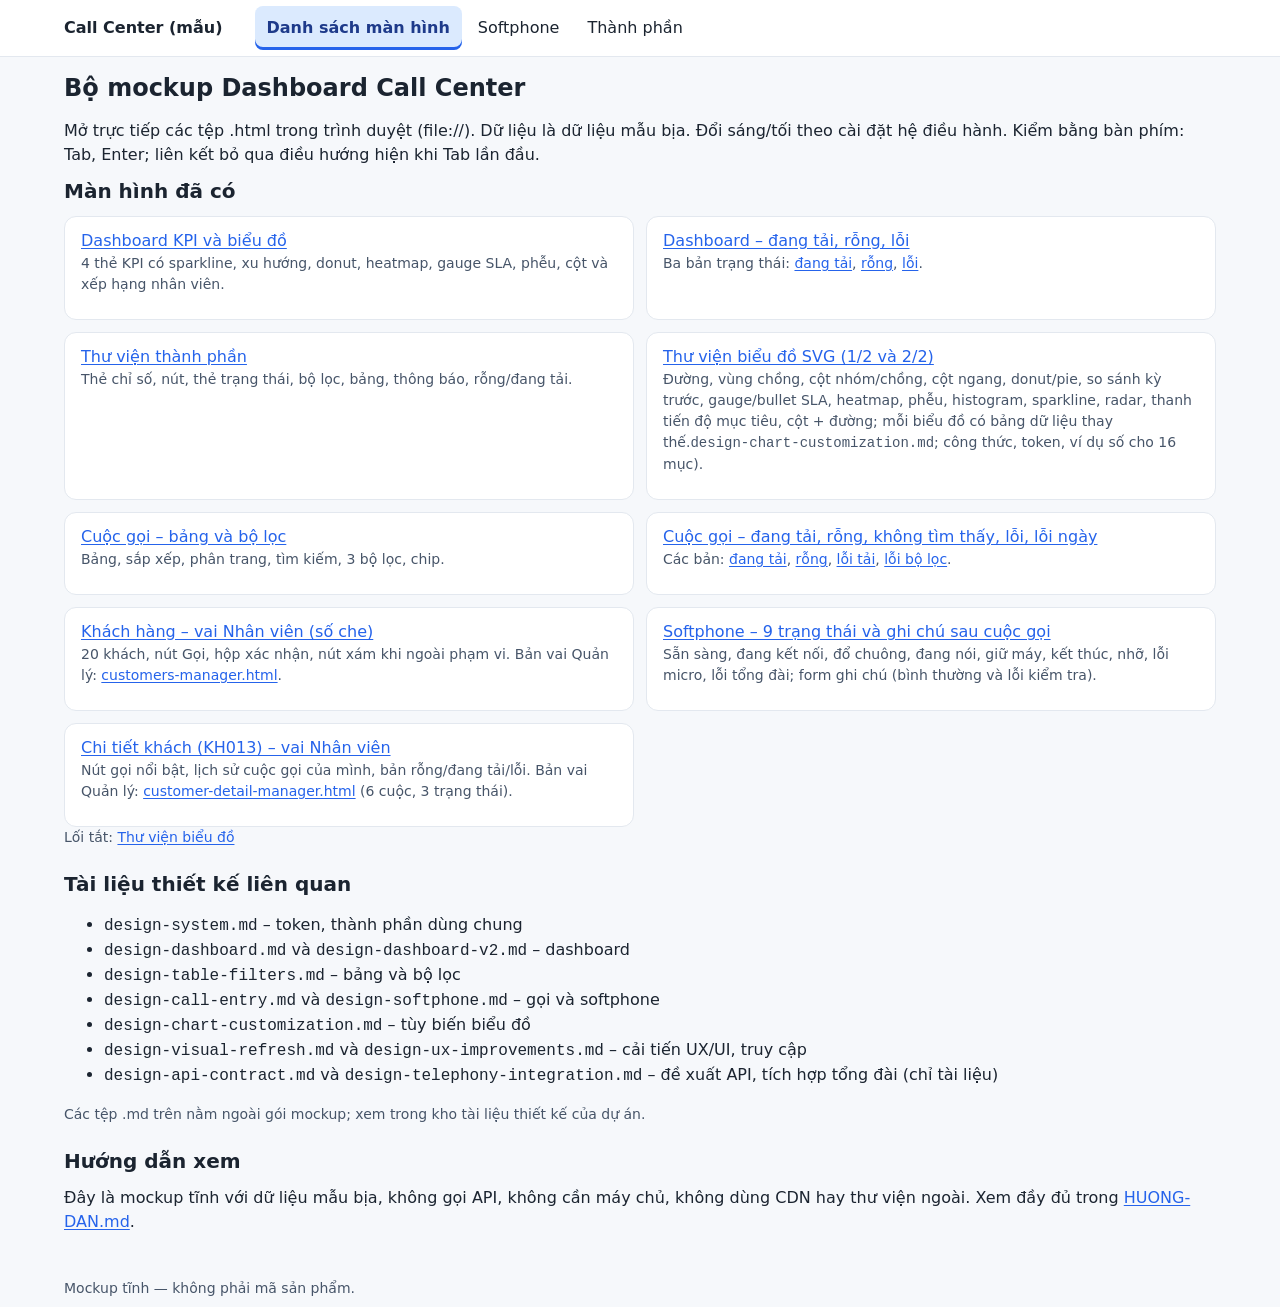
<file: index.html>
<!DOCTYPE html>
<html lang="vi">
<head>
<meta charset="utf-8">
<meta name="viewport" content="width=device-width, initial-scale=1">
<title>Danh sách màn hình – Dashboard Call Center</title>
<link rel="stylesheet" href="style.css">
</head>
<body>
<a class="skip-link" href="#main">Bỏ qua điều hướng, tới nội dung chính</a>
<header class="site-header">
  <div class="site-header-inner">
    <a class="brand" href="index.html">Call Center (mẫu)</a>
    <input type="checkbox" id="nav-toggle" class="nav-toggle" aria-label="Mở hoặc đóng menu">
    <label for="nav-toggle" class="nav-toggle-label" aria-hidden="true">Menu</label>
    <nav class="main-nav" aria-label="Điều hướng chính">
      <ul>
        <li><a href="index.html" aria-current="page">Danh sách màn hình</a></li>
        <li><a href="softphone.html">Softphone</a></li>
        <li><a href="components.html">Thành phần</a></li>
      </ul>
    </nav>
  </div>
</header>
<main id="main" class="page">
  <div class="page-header"><h1>Bộ mockup Dashboard Call Center</h1></div>
  <p>Mở trực tiếp các tệp .html trong trình duyệt (file://). Dữ liệu là dữ liệu mẫu bịa. Đổi sáng/tối theo cài đặt hệ điều hành. Kiểm bằng bàn phím: Tab, Enter; liên kết bỏ qua điều hướng hiện khi Tab lần đầu.</p>
  <section aria-labelledby="h-done">
    <h2 id="h-done">Màn hình đã có</h2>
    <ul class="screen-list">
      <li><a href="dashboard.html">Dashboard KPI và biểu đồ</a><p class="muted">4 thẻ KPI có sparkline, xu hướng, donut, heatmap, gauge SLA, phễu, cột và xếp hạng nhân viên.</p></li>
      <li><a href="dashboard-states.html">Dashboard – đang tải, rỗng, lỗi</a><p class="muted">Ba bản trạng thái: <a href="dashboard-states.html#dang-tai">đang tải</a>, <a href="dashboard-states.html#rong">rỗng</a>, <a href="dashboard-states.html#loi">lỗi</a>.</p></li>
      <li><a href="components.html">Thư viện thành phần</a><p class="muted">Thẻ chỉ số, nút, thẻ trạng thái, bộ lọc, bảng, thông báo, rỗng/đang tải.</p></li>
      <li><a href="charts.html">Thư viện biểu đồ SVG (1/2 và 2/2)</a><p class="muted">Đường, vùng chồng, cột nhóm/chồng, cột ngang, donut/pie, so sánh kỳ trước, gauge/bullet SLA, heatmap, phễu, histogram, sparkline, radar, thanh tiến độ mục tiêu, cột + đường; mỗi biểu đồ có bảng dữ liệu thay thế.<code>design-chart-customization.md</code>; công thức, token, ví dụ số cho 16 mục).</p></li>
      <li><a href="calls.html">Cuộc gọi – bảng và bộ lọc</a><p class="muted">Bảng, sắp xếp, phân trang, tìm kiếm, 3 bộ lọc, chip.</p></li>
      <li><a href="calls-states.html">Cuộc gọi – đang tải, rỗng, không tìm thấy, lỗi, lỗi ngày</a><p class="muted">Các bản: <a href="calls-states.html#dang-tai">đang tải</a>, <a href="calls-states.html#rong">rỗng</a>, <a href="calls-states.html#loi">lỗi tải</a>, <a href="calls-states.html#loi-bo-loc">lỗi bộ lọc</a>.</p></li>
      <li><a href="customers.html">Khách hàng – vai Nhân viên (số che)</a><p class="muted">20 khách, nút Gọi, hộp xác nhận, nút xám khi ngoài phạm vi. Bản vai Quản lý: <a href="customers-manager.html">customers-manager.html</a>.</p></li>
      <li><a href="softphone.html">Softphone – 9 trạng thái và ghi chú sau cuộc gọi</a><p class="muted">Sẵn sàng, đang kết nối, đổ chuông, đang nói, giữ máy, kết thúc, nhỡ, lỗi micro, lỗi tổng đài; form ghi chú (bình thường và lỗi kiểm tra).</p></li>
      <li><a href="customer-detail.html">Chi tiết khách (KH013) – vai Nhân viên</a><p class="muted">Nút gọi nổi bật, lịch sử cuộc gọi của mình, bản rỗng/đang tải/lỗi. Bản vai Quản lý: <a href="customer-detail-manager.html">customer-detail-manager.html</a> (6 cuộc, 3 trạng thái).</p></li>
    </ul>
    <p class="muted">Lối tắt: <a href="charts.html">Thư viện biểu đồ</a></p>
  </section>
  <section aria-labelledby="h-docs" class="u-mt-5">
    <h2 id="h-docs">Tài liệu thiết kế liên quan</h2>
    <ul>
      <li><code>design-system.md</code> – token, thành phần dùng chung</li>
      <li><code>design-dashboard.md</code> và <code>design-dashboard-v2.md</code> – dashboard</li>
      <li><code>design-table-filters.md</code> – bảng và bộ lọc</li>
      <li><code>design-call-entry.md</code> và <code>design-softphone.md</code> – gọi và softphone</li>
      <li><code>design-chart-customization.md</code> – tùy biến biểu đồ</li>
      <li><code>design-visual-refresh.md</code> và <code>design-ux-improvements.md</code> – cải tiến UX/UI, truy cập</li>
      <li><code>design-api-contract.md</code> và <code>design-telephony-integration.md</code> – đề xuất API, tích hợp tổng đài (chỉ tài liệu)</li>
    </ul>
    <p class="muted">Các tệp .md trên nằm ngoài gói mockup; xem trong kho tài liệu thiết kế của dự án.</p>
  </section>
  <section aria-labelledby="h-guide" class="u-mt-5">
    <h2 id="h-guide">Hướng dẫn xem</h2>
    <p>Đây là mockup tĩnh với dữ liệu mẫu bịa, không gọi API, không cần máy chủ, không dùng CDN hay thư viện ngoài. Xem đầy đủ trong <a href="HUONG-DAN.md">HUONG-DAN.md</a>.</p>
  </section>
</main>
<footer class="site-footer">Mockup tĩnh — không phải mã sản phẩm.</footer>
<script src="assets/analytics.js" defer></script>
</body>
</html>
</file>
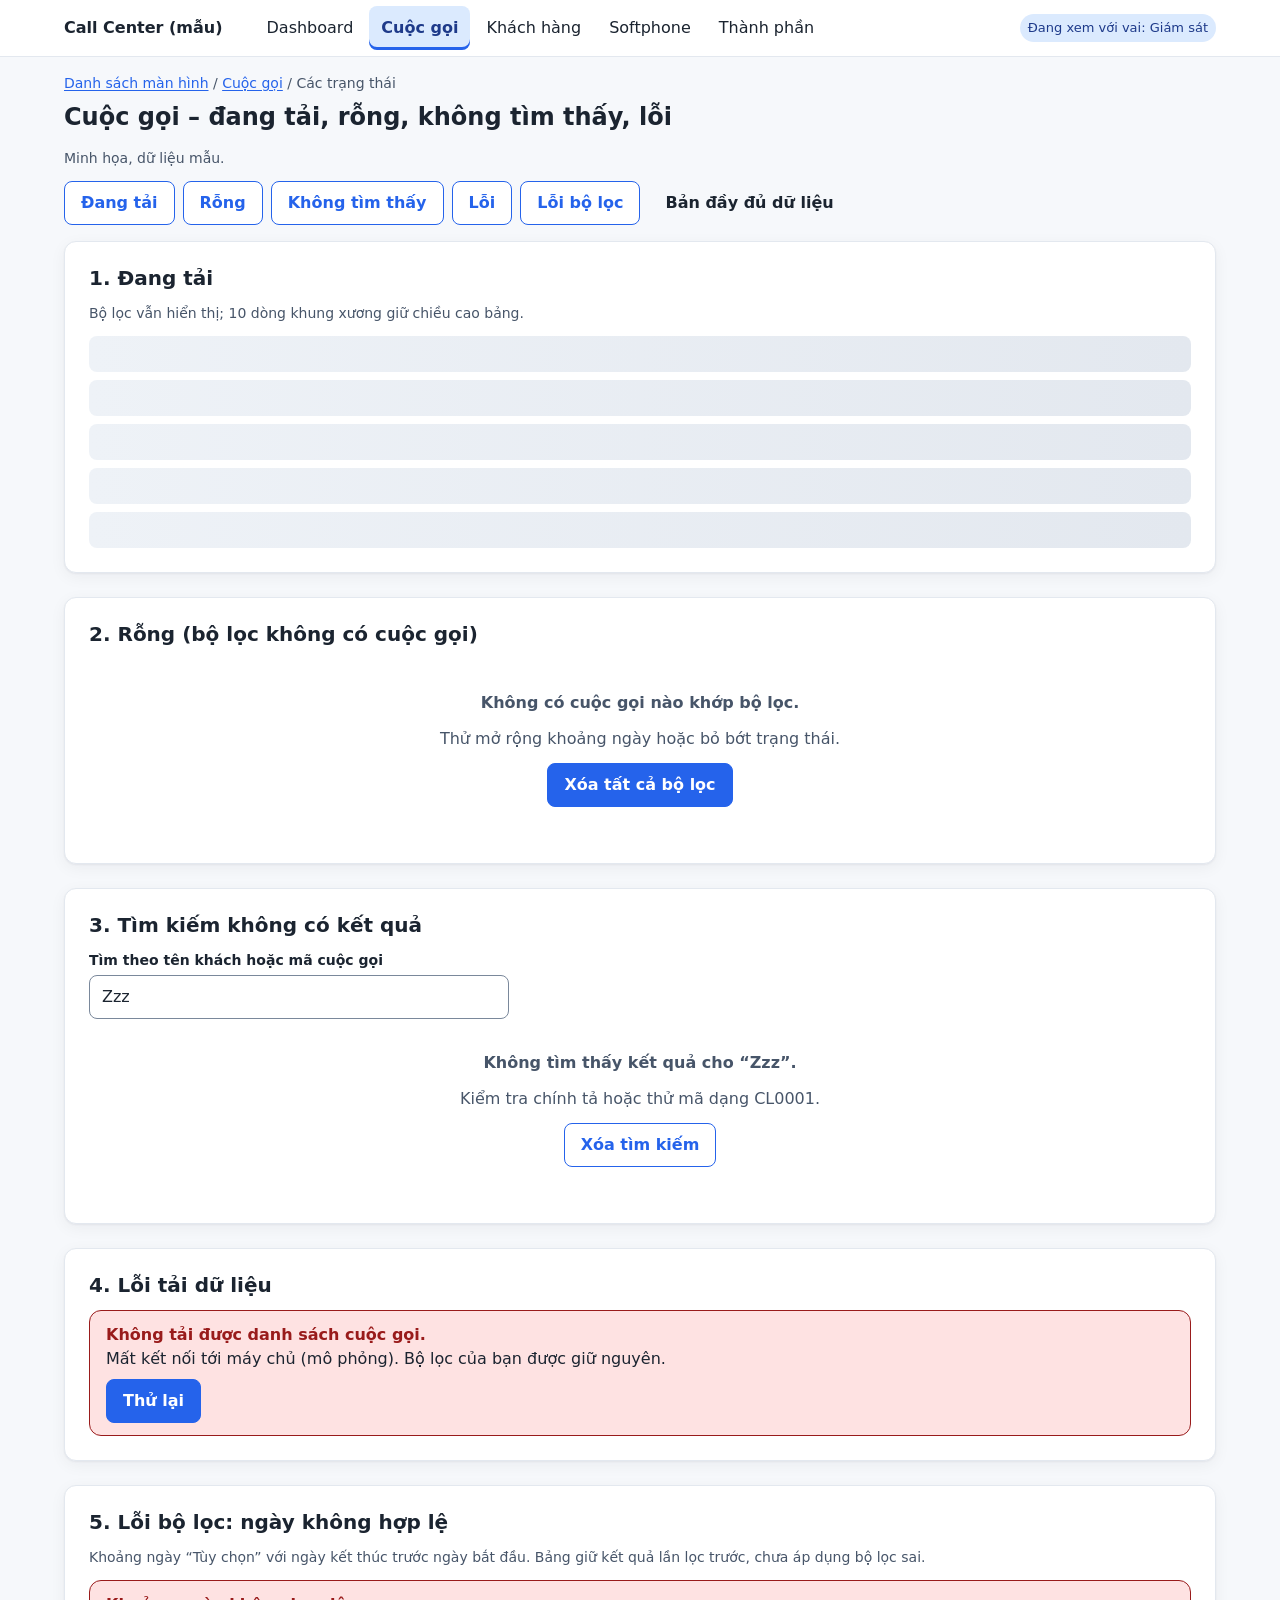
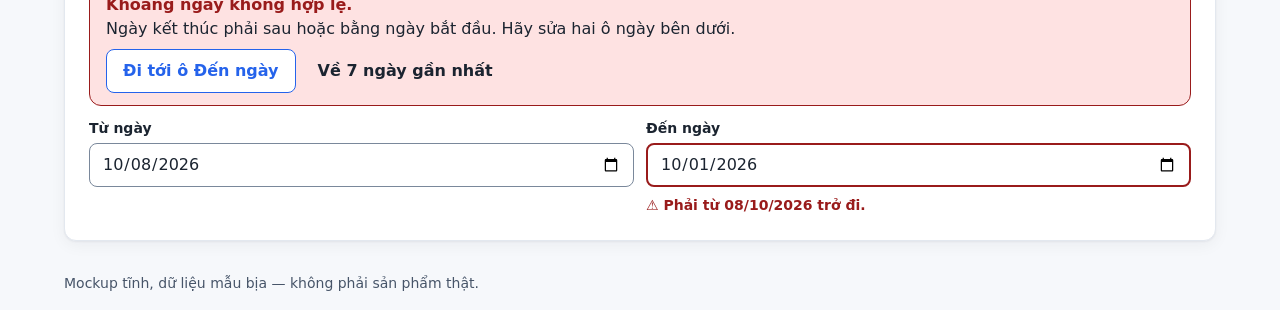
<file: calls-states.html>
<!DOCTYPE html>
<html lang="vi">
<head>
<meta charset="utf-8">
<meta name="viewport" content="width=device-width, initial-scale=1">
<title>Cuộc gọi – các trạng thái</title>
<link rel="stylesheet" href="style.css">
</head>
<body>
<a class="skip-link" href="#main">Bỏ qua điều hướng, tới nội dung chính</a>
<header class="site-header">
  <div class="site-header-inner">
    <a class="brand" href="index.html">Call Center (mẫu)</a>
    <input type="checkbox" id="nav-toggle" class="nav-toggle" aria-label="Mở hoặc đóng menu">
    <label for="nav-toggle" class="nav-toggle-label" aria-hidden="true">Menu</label>
    <nav class="main-nav" aria-label="Điều hướng chính">
      <ul>
        <li><a href="dashboard.html">Dashboard</a></li>
        <li><a href="calls.html" aria-current="page">Cuộc gọi</a></li>
        <li><a href="customers.html">Khách hàng</a></li>
        <li><a href="softphone.html">Softphone</a></li>
        <li><a href="components.html">Thành phần</a></li>
      </ul>
    </nav>
    <span class="role-badge">Đang xem với vai: Giám sát</span>
  </div>
</header>

<main id="main" class="page">
  <p class="breadcrumb"><a href="index.html">Danh sách màn hình</a> / <a href="calls.html">Cuộc gọi</a> / Các trạng thái</p>
  <div class="page-header"><h1>Cuộc gọi – đang tải, rỗng, không tìm thấy, lỗi</h1></div>
  <p class="muted">Minh họa, dữ liệu mẫu.</p>
  <ul class="state-nav" aria-label="Chuyển tới trạng thái">
    <li><a class="btn btn-secondary" href="#dang-tai">Đang tải</a></li>
    <li><a class="btn btn-secondary" href="#rong">Rỗng</a></li>
    <li><a class="btn btn-secondary" href="#khong-tim-thay">Không tìm thấy</a></li>
    <li><a class="btn btn-secondary" href="#loi">Lỗi</a></li>
    <li><a class="btn btn-secondary" href="#loi-bo-loc">Lỗi bộ lọc</a></li>
    <li><a class="btn btn-ghost" href="calls.html">Bản đầy đủ dữ liệu</a></li>
  </ul>

  <section id="dang-tai" class="card u-mb-5" aria-labelledby="h-load">
    <h2 id="h-load">1. Đang tải</h2>
    <p class="muted">Bộ lọc vẫn hiển thị; 10 dòng khung xương giữ chiều cao bảng.</p>
    <div role="status" aria-busy="true" aria-live="polite">
      <p class="sr-only">Đang tải danh sách cuộc gọi…</p>
      <div aria-hidden="true" class="u-grid-g2">
        <div class="skeleton u-h-36"></div><div class="skeleton u-h-36"></div><div class="skeleton u-h-36"></div>
        <div class="skeleton u-h-36"></div><div class="skeleton u-h-36"></div>
      </div>
    </div>
  </section>

  <section id="rong" class="card u-mb-5" aria-labelledby="h-empty">
    <h2 id="h-empty">2. Rỗng (bộ lọc không có cuộc gọi)</h2>
    <div class="empty" role="status">
      <p><strong>Không có cuộc gọi nào khớp bộ lọc.</strong></p>
      <p>Thử mở rộng khoảng ngày hoặc bỏ bớt trạng thái.</p>
      <button type="button" class="btn">Xóa tất cả bộ lọc</button>
    </div>
  </section>

  <section id="khong-tim-thay" class="card u-mb-5" aria-labelledby="h-nf">
    <h2 id="h-nf">3. Tìm kiếm không có kết quả</h2>
    <div class="field u-mw-420"><label for="s2">Tìm theo tên khách hoặc mã cuộc gọi</label><input type="search" id="s2" value="Zzz"></div>
    <div class="empty" role="status">
      <p><strong>Không tìm thấy kết quả cho “Zzz”.</strong></p>
      <p>Kiểm tra chính tả hoặc thử mã dạng CL0001.</p>
      <button type="button" class="btn btn-secondary">Xóa tìm kiếm</button>
    </div>
  </section>

  <section id="loi" class="card" aria-labelledby="h-err">
    <h2 id="h-err">4. Lỗi tải dữ liệu</h2>
    <div class="alert alert-error" role="alert">
      <div><strong>Không tải được danh sách cuộc gọi.</strong>
        <p>Mất kết nối tới máy chủ (mô phỏng). Bộ lọc của bạn được giữ nguyên.</p>
        <div class="alert-actions"><button type="button" class="btn">Thử lại</button></div></div>
    </div>
  </section>

  <section id="loi-bo-loc" class="card u-mt-5" aria-labelledby="h-date">
    <h2 id="h-date">5. Lỗi bộ lọc: ngày không hợp lệ</h2>
    <p class="muted">Khoảng ngày “Tùy chọn” với ngày kết thúc trước ngày bắt đầu. Bảng giữ kết quả lần lọc trước, chưa áp dụng bộ lọc sai.</p>
    <div role="alert" class="alert alert-error" id="date-summary">
      <div><strong>Khoảng ngày không hợp lệ.</strong>
        <p>Ngày kết thúc phải sau hoặc bằng ngày bắt đầu. Hãy sửa hai ô ngày bên dưới.</p>
        <div class="alert-actions"><a class="btn btn-secondary" href="#to-date">Đi tới ô Đến ngày</a>
          <button type="button" class="btn btn-ghost">Về 7 ngày gần nhất</button></div></div>
    </div>
    <div class="u-grid-200 u-mt-3">
      <div class="field"><label for="from-date">Từ ngày</label><input type="date" id="from-date" value="2026-10-08"></div>
      <div class="field field-error"><label for="to-date">Đến ngày</label>
        <input type="date" id="to-date" value="2026-10-01" aria-invalid="true" aria-describedby="to-date-msg">
        <p class="field-msg" id="to-date-msg"><span aria-hidden="true">⚠</span> Phải từ 08/10/2026 trở đi.</p></div>
    </div>
  </section>
</main>
<footer class="site-footer">Mockup tĩnh, dữ liệu mẫu bịa — không phải sản phẩm thật.</footer>
<script src="assets/analytics.js" defer></script>
</body>
</html>
</file>
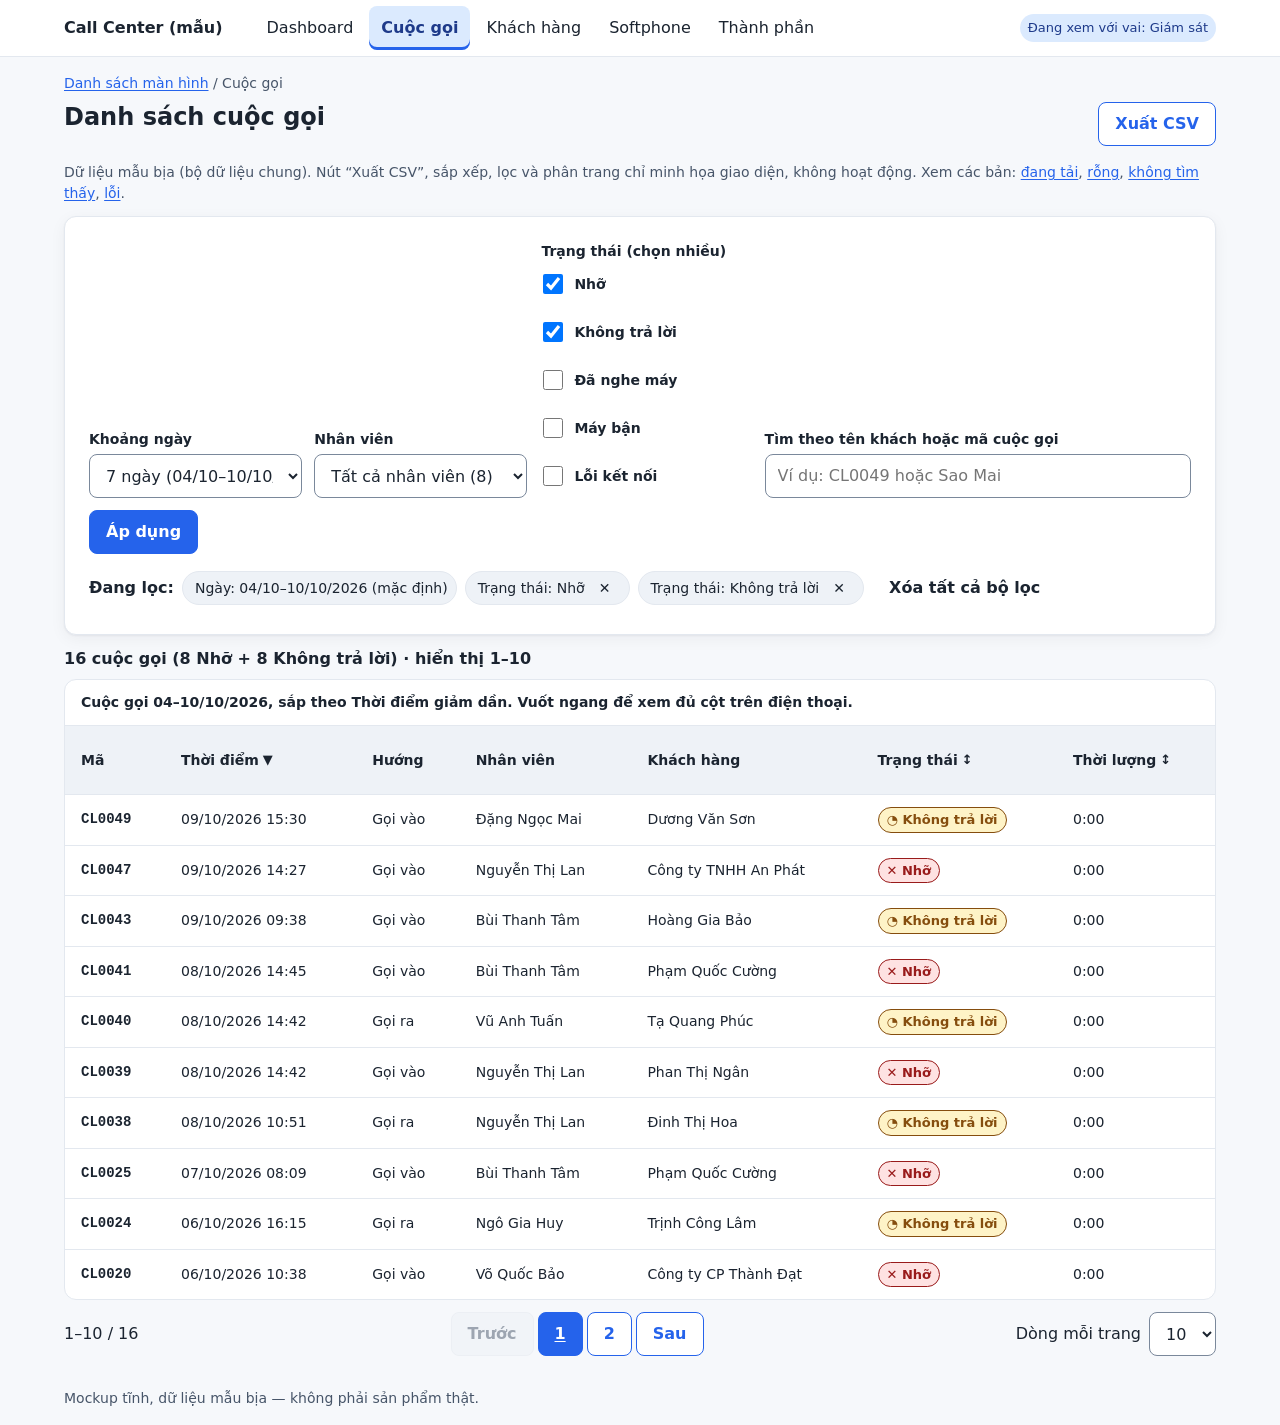
<file: calls.html>
<!DOCTYPE html>
<html lang="vi">
<head>
<meta charset="utf-8">
<meta name="viewport" content="width=device-width, initial-scale=1">
<title>Cuộc gọi – Call Center</title>
<link rel="stylesheet" href="style.css">
<style>
.toolbar{display:grid;gap:var(--sp-3);grid-template-columns:1fr;align-items:end}
.applied{display:flex;flex-wrap:wrap;align-items:center;gap:var(--sp-2);margin-top:var(--sp-3)}
.applied .chips{margin:0}
.result-count{font-weight:600;margin:var(--sp-3) 0 var(--sp-2)}
.pagination ul{display:flex;flex-wrap:wrap;gap:var(--sp-1);list-style:none;margin:0;padding:0}
.pagination .btn[aria-current="page"]{font-weight:700;text-decoration:underline}
.pagination .btn[disabled]{opacity:.5;cursor:not-allowed}
.pg-size{display:flex;align-items:center;gap:var(--sp-2)}
.pg-size select{width:auto}
.sort-ind{font-size:var(--fs-xs)}
@media (min-width:768px){.toolbar{grid-template-columns:repeat(3,1fr)}.toolbar .span-all{grid-column:1/-1}}
@media (min-width:1280px){.toolbar{grid-template-columns:repeat(3,1fr) 2fr}.toolbar .span-all{grid-column:auto}}
</style>
</head>
<body>
<a class="skip-link" href="#main">Bỏ qua điều hướng, tới nội dung chính</a>
<header class="site-header">
  <div class="site-header-inner">
    <a class="brand" href="index.html">Call Center (mẫu)</a>
    <input type="checkbox" id="nav-toggle" class="nav-toggle" aria-label="Mở hoặc đóng menu">
    <label for="nav-toggle" class="nav-toggle-label" aria-hidden="true">Menu</label>
    <nav class="main-nav" aria-label="Điều hướng chính">
      <ul>
        <li><a href="dashboard.html">Dashboard</a></li>
        <li><a href="calls.html" aria-current="page">Cuộc gọi</a></li>
        <li><a href="customers.html">Khách hàng</a></li>
        <li><a href="softphone.html">Softphone</a></li>
        <li><a href="components.html">Thành phần</a></li>
      </ul>
    </nav>
    <span class="role-badge">Đang xem với vai: Giám sát</span>
  </div>
</header>

<main id="main" class="page">
  <p class="breadcrumb"><a href="index.html">Danh sách màn hình</a> / Cuộc gọi</p>
  <div class="page-header">
    <h1>Danh sách cuộc gọi</h1>
    <button type="button" class="btn btn-secondary" aria-describedby="export-note">Xuất CSV</button>
  </div>
  <p class="muted" id="export-note">Dữ liệu mẫu bịa (bộ dữ liệu chung). Nút “Xuất CSV”, sắp xếp, lọc và phân trang chỉ minh họa giao diện, không hoạt động.
    Xem các bản: <a href="calls-states.html#dang-tai">đang tải</a>, <a href="calls-states.html#rong">rỗng</a>, <a href="calls-states.html#khong-tim-thay">không tìm thấy</a>, <a href="calls-states.html#loi">lỗi</a>.</p>

  <section class="card" aria-labelledby="h-filter">
    <h2 id="h-filter" class="sr-only">Bộ lọc và tìm kiếm</h2>
    <form class="toolbar" action="#" onsubmit="return false">
      <div class="field">
        <label for="f-range">Khoảng ngày</label>
        <select id="f-range">
          <option>7 ngày (04/10–10/10/2026)</option><option>Hôm nay (10/10/2026)</option><option>30 ngày</option><option>Tùy chọn (từ–đến)</option>
        </select>
      </div>
      <div class="field">
        <label for="f-agent">Nhân viên</label>
        <select id="f-agent">
          <option>Tất cả nhân viên (8)</option>
          <option>NV01 Nguyễn Thị Lan</option><option>NV02 Võ Quốc Bảo</option><option>NV03 Đặng Ngọc Mai</option><option>NV04 Hoàng Văn Khoa</option>
          <option>NV05 Bùi Thanh Tâm</option><option>NV06 Ngô Gia Huy</option><option>NV07 Đỗ Phương Linh</option><option>NV08 Vũ Anh Tuấn</option>
        </select>
      </div>
      <fieldset class="field">
        <legend>Trạng thái (chọn nhiều)</legend>
        <label class="check"><input type="checkbox" checked> Nhỡ</label>
        <label class="check"><input type="checkbox" checked> Không trả lời</label>
        <label class="check"><input type="checkbox"> Đã nghe máy</label>
        <label class="check"><input type="checkbox"> Máy bận</label>
        <label class="check"><input type="checkbox"> Lỗi kết nối</label>
      </fieldset>
      <div class="field">
        <label for="f-search">Tìm theo tên khách hoặc mã cuộc gọi</label>
        <input type="search" id="f-search" placeholder="Ví dụ: CL0049 hoặc Sao Mai" autocomplete="off">
      </div>
      <div class="span-all btn-group">
        <button type="submit" class="btn">Áp dụng</button>
      </div>
    </form>

    <div class="applied" role="group" aria-label="Bộ lọc đang áp dụng">
      <strong>Đang lọc:</strong>
      <ul class="chips">
        <li class="chip">Ngày: 04/10–10/10/2026 (mặc định)</li>
        <li class="chip">Trạng thái: Nhỡ <button type="button" aria-label="Bỏ lọc trạng thái Nhỡ">✕</button></li>
        <li class="chip">Trạng thái: Không trả lời <button type="button" aria-label="Bỏ lọc trạng thái Không trả lời">✕</button></li>
      </ul>
      <button type="button" class="btn btn-ghost">Xóa tất cả bộ lọc</button>
    </div>
  </section>

  <p class="result-count" role="status" aria-live="polite">16 cuộc gọi (8 Nhỡ + 8 Không trả lời) · hiển thị 1–10</p>

  <div class="table-wrap" role="region" aria-labelledby="cap-calls" tabindex="0">
    <table class="data">
      <caption id="cap-calls">Cuộc gọi 04–10/10/2026, sắp theo Thời điểm giảm dần. Vuốt ngang để xem đủ cột trên điện thoại.</caption>
      <thead>
        <tr>
          <th scope="col">Mã</th>
          <th scope="col" aria-sort="descending"><button type="button" class="sort">Thời điểm <span class="sort-ind" aria-hidden="true">▼</span><span class="sr-only">(đang sắp giảm dần)</span></button></th>
          <th scope="col">Hướng</th>
          <th scope="col">Nhân viên</th>
          <th scope="col">Khách hàng</th>
          <th scope="col" aria-sort="none"><button type="button" class="sort">Trạng thái <span class="sort-ind" aria-hidden="true">↕</span><span class="sr-only">(chưa sắp xếp, bấm để sắp)</span></button></th>
          <th scope="col" aria-sort="none"><button type="button" class="sort">Thời lượng <span class="sort-ind" aria-hidden="true">↕</span><span class="sr-only">(chưa sắp xếp, bấm để sắp)</span></button></th>
        </tr>
      </thead>
      <tbody>
        <tr><th scope="row" class="mono">CL0049</th><td>09/10/2026 15:30</td><td>Gọi vào</td><td>Đặng Ngọc Mai</td><td>Dương Văn Sơn</td><td><span class="badge badge-no_answer">◔ Không trả lời</span></td><td class="num">0:00</td></tr>
        <tr><th scope="row" class="mono">CL0047</th><td>09/10/2026 14:27</td><td>Gọi vào</td><td>Nguyễn Thị Lan</td><td>Công ty TNHH An Phát</td><td><span class="badge badge-missed">✕ Nhỡ</span></td><td class="num">0:00</td></tr>
        <tr><th scope="row" class="mono">CL0043</th><td>09/10/2026 09:38</td><td>Gọi vào</td><td>Bùi Thanh Tâm</td><td>Hoàng Gia Bảo</td><td><span class="badge badge-no_answer">◔ Không trả lời</span></td><td class="num">0:00</td></tr>
        <tr><th scope="row" class="mono">CL0041</th><td>08/10/2026 14:45</td><td>Gọi vào</td><td>Bùi Thanh Tâm</td><td>Phạm Quốc Cường</td><td><span class="badge badge-missed">✕ Nhỡ</span></td><td class="num">0:00</td></tr>
        <tr><th scope="row" class="mono">CL0040</th><td>08/10/2026 14:42</td><td>Gọi ra</td><td>Vũ Anh Tuấn</td><td>Tạ Quang Phúc</td><td><span class="badge badge-no_answer">◔ Không trả lời</span></td><td class="num">0:00</td></tr>
        <tr><th scope="row" class="mono">CL0039</th><td>08/10/2026 14:42</td><td>Gọi vào</td><td>Nguyễn Thị Lan</td><td>Phan Thị Ngân</td><td><span class="badge badge-missed">✕ Nhỡ</span></td><td class="num">0:00</td></tr>
        <tr><th scope="row" class="mono">CL0038</th><td>08/10/2026 10:51</td><td>Gọi ra</td><td>Nguyễn Thị Lan</td><td>Đinh Thị Hoa</td><td><span class="badge badge-no_answer">◔ Không trả lời</span></td><td class="num">0:00</td></tr>
        <tr><th scope="row" class="mono">CL0025</th><td>07/10/2026 08:09</td><td>Gọi vào</td><td>Bùi Thanh Tâm</td><td>Phạm Quốc Cường</td><td><span class="badge badge-missed">✕ Nhỡ</span></td><td class="num">0:00</td></tr>
        <tr><th scope="row" class="mono">CL0024</th><td>06/10/2026 16:15</td><td>Gọi ra</td><td>Ngô Gia Huy</td><td>Trịnh Công Lâm</td><td><span class="badge badge-no_answer">◔ Không trả lời</span></td><td class="num">0:00</td></tr>
        <tr><th scope="row" class="mono">CL0020</th><td>06/10/2026 10:38</td><td>Gọi vào</td><td>Võ Quốc Bảo</td><td>Công ty CP Thành Đạt</td><td><span class="badge badge-missed">✕ Nhỡ</span></td><td class="num">0:00</td></tr>
      </tbody>
    </table>
  </div>

  <nav class="pagination" aria-label="Phân trang danh sách cuộc gọi">
    <p class="u-m0">1–10 / 16</p>
    <ul>
      <li><button type="button" class="btn btn-secondary" disabled aria-disabled="true">Trước</button></li>
      <li><a class="btn" href="#" aria-current="page" aria-label="Trang 1, trang hiện tại">1</a></li>
      <li><a class="btn btn-secondary" href="#" aria-label="Trang 2">2</a></li>
      <li><button type="button" class="btn btn-secondary">Sau</button></li>
    </ul>
    <div class="pg-size"><label for="pg-size">Dòng mỗi trang</label>
      <select id="pg-size"><option selected>10</option><option>25</option><option>50</option></select></div>
  </nav>
</main>
<footer class="site-footer">Mockup tĩnh, dữ liệu mẫu bịa — không phải sản phẩm thật.</footer>
<script src="assets/analytics.js" defer></script>
</body>
</html>
</file>
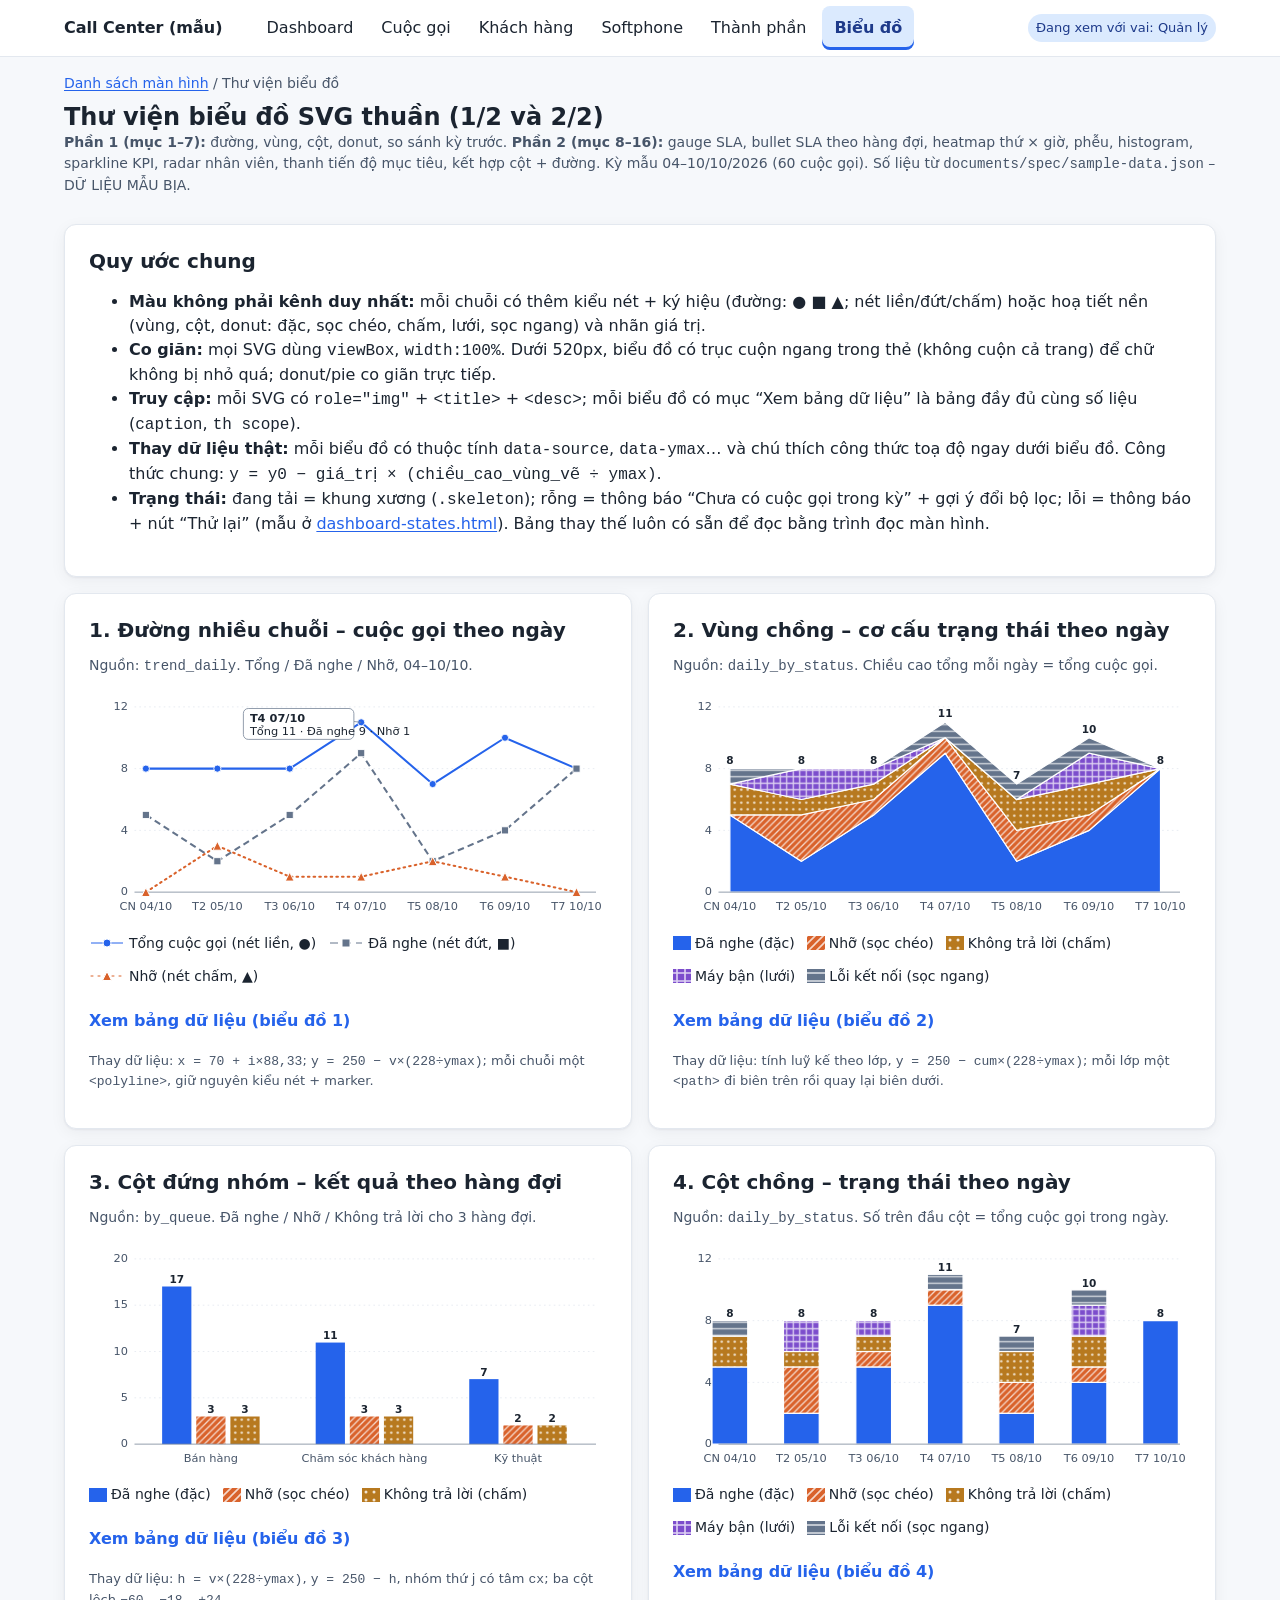
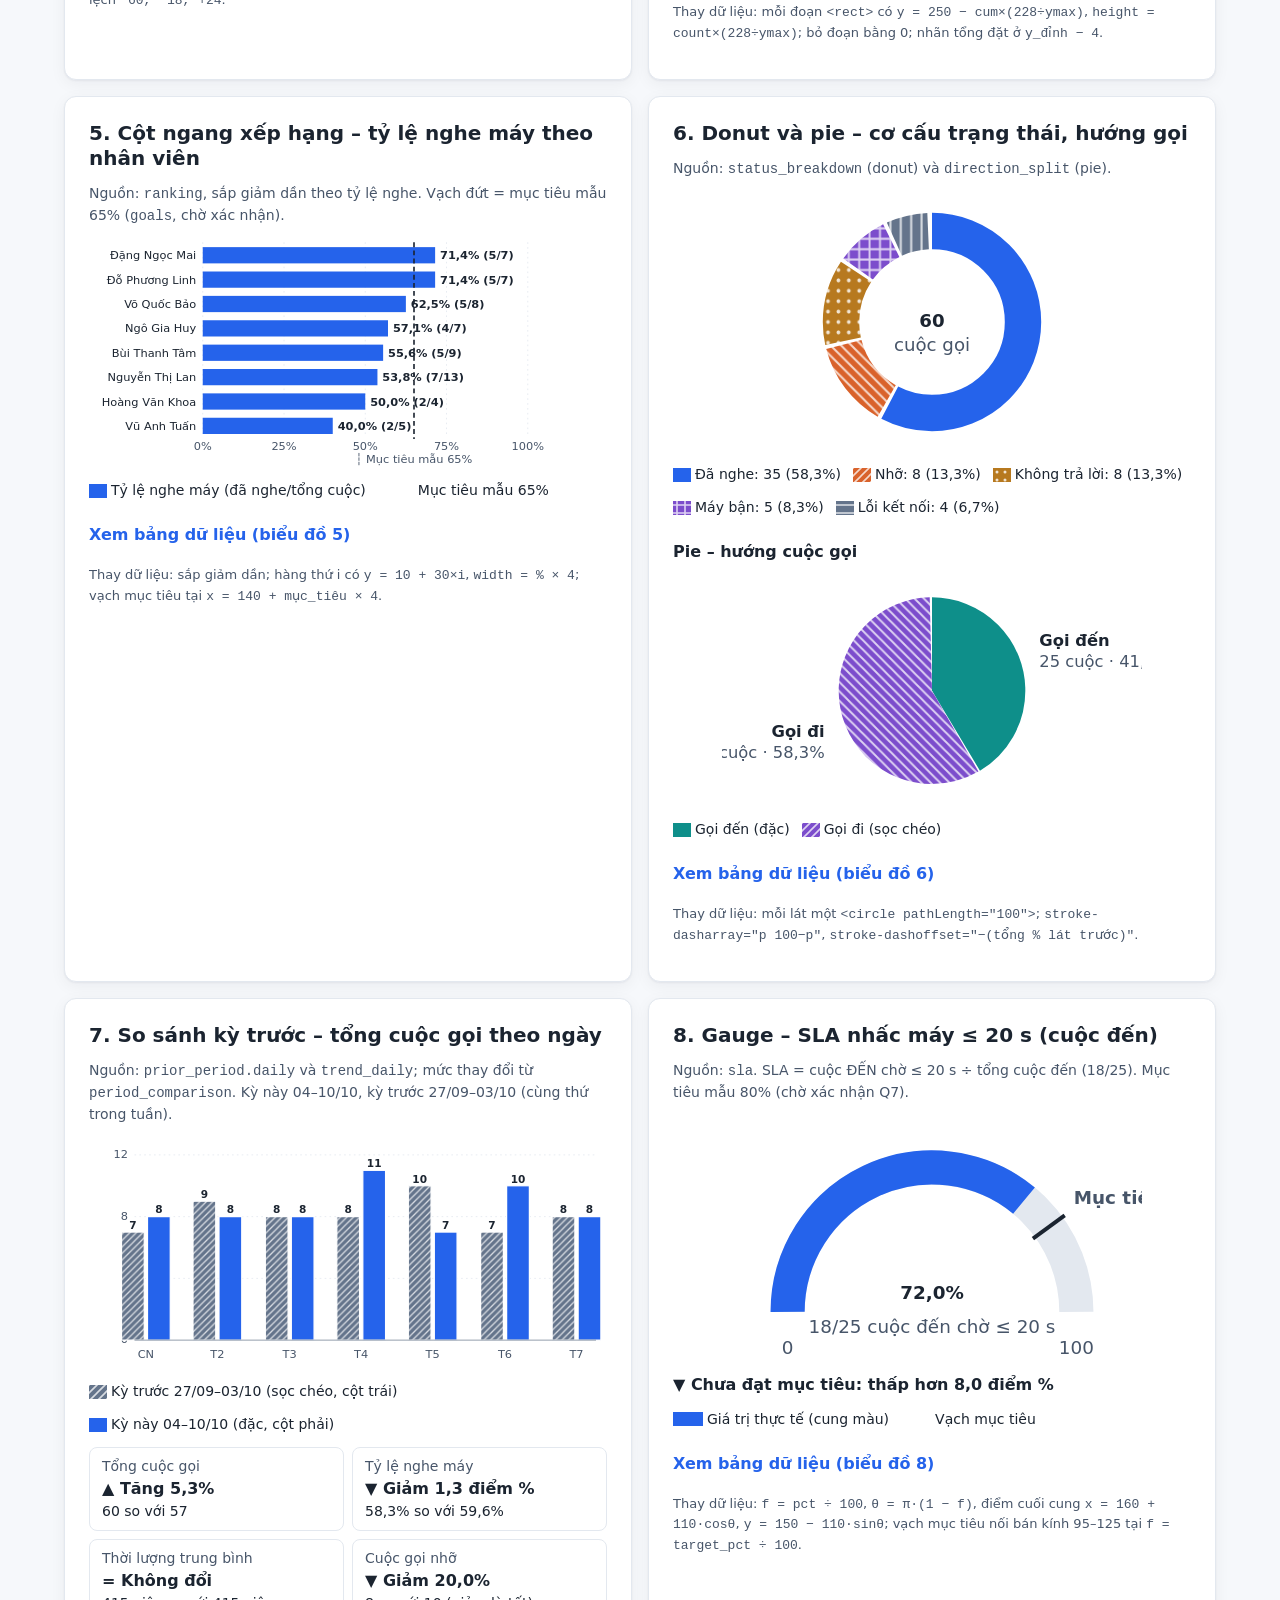
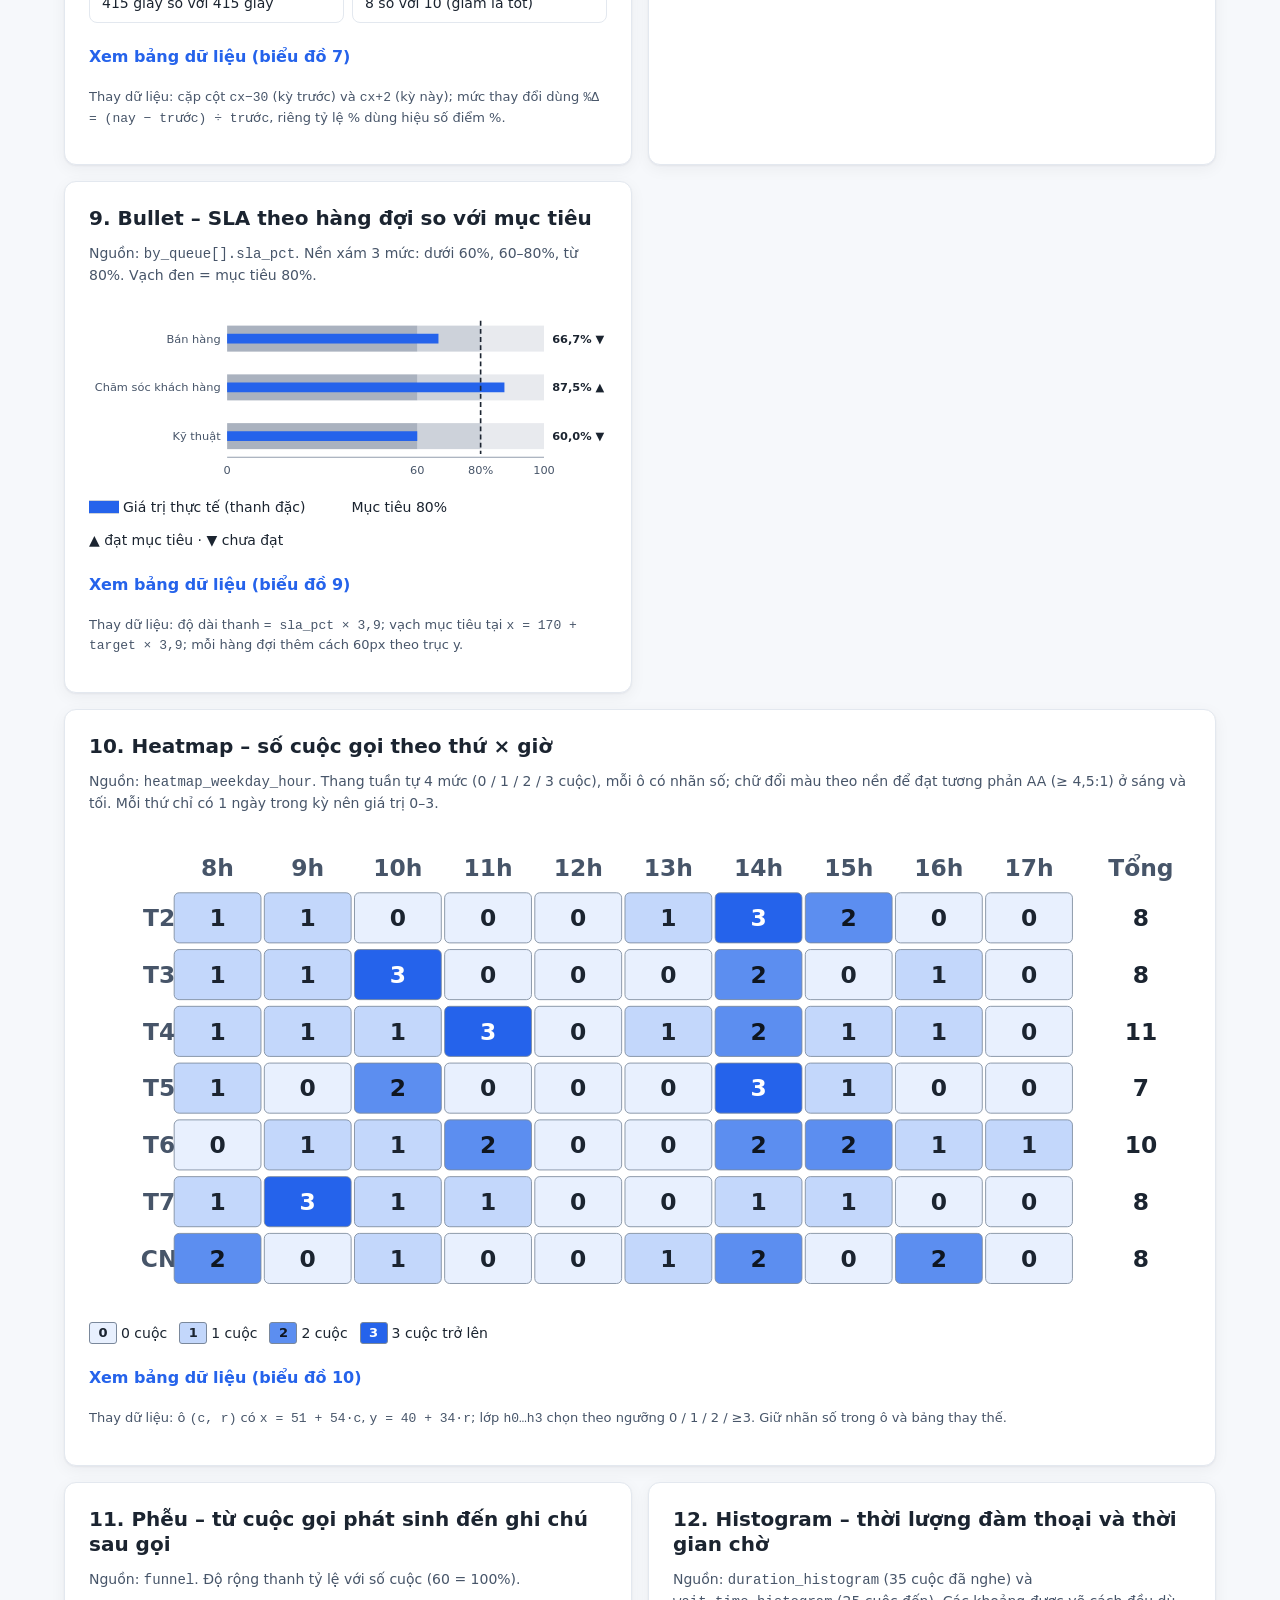
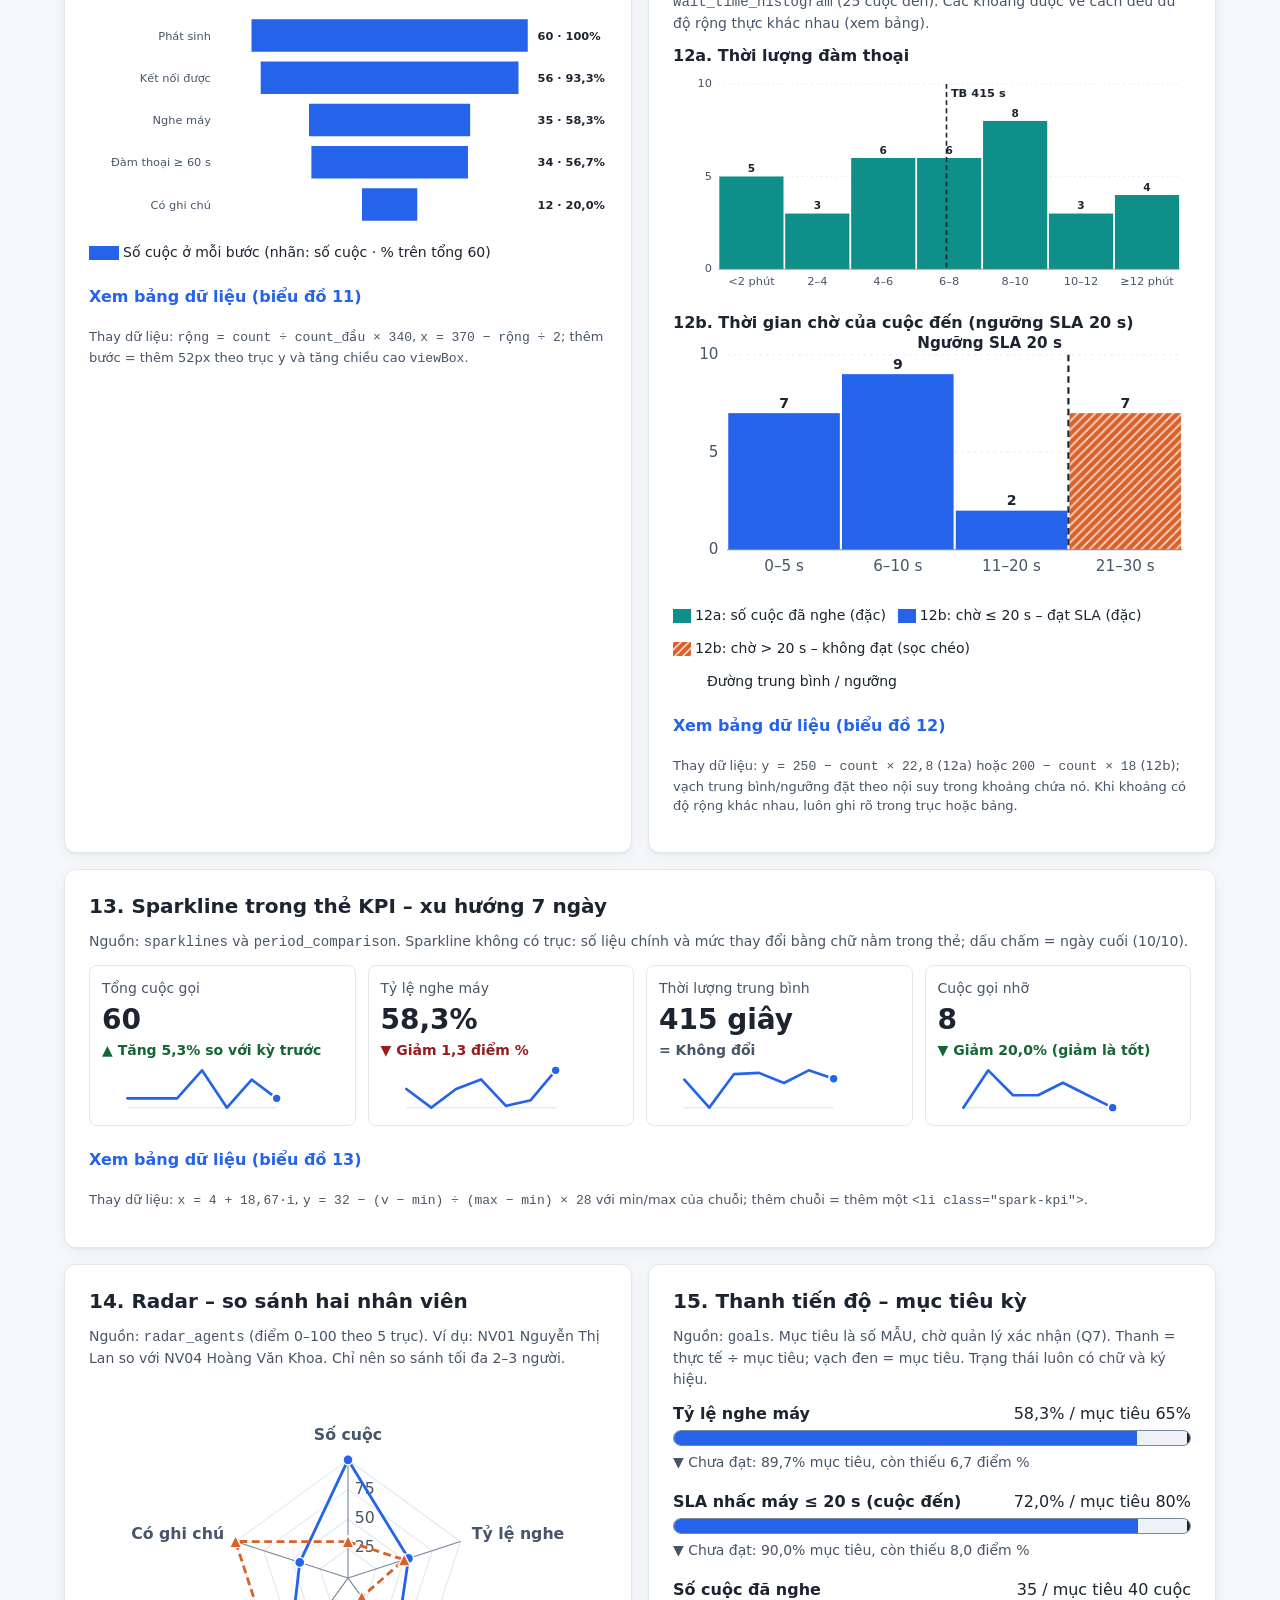
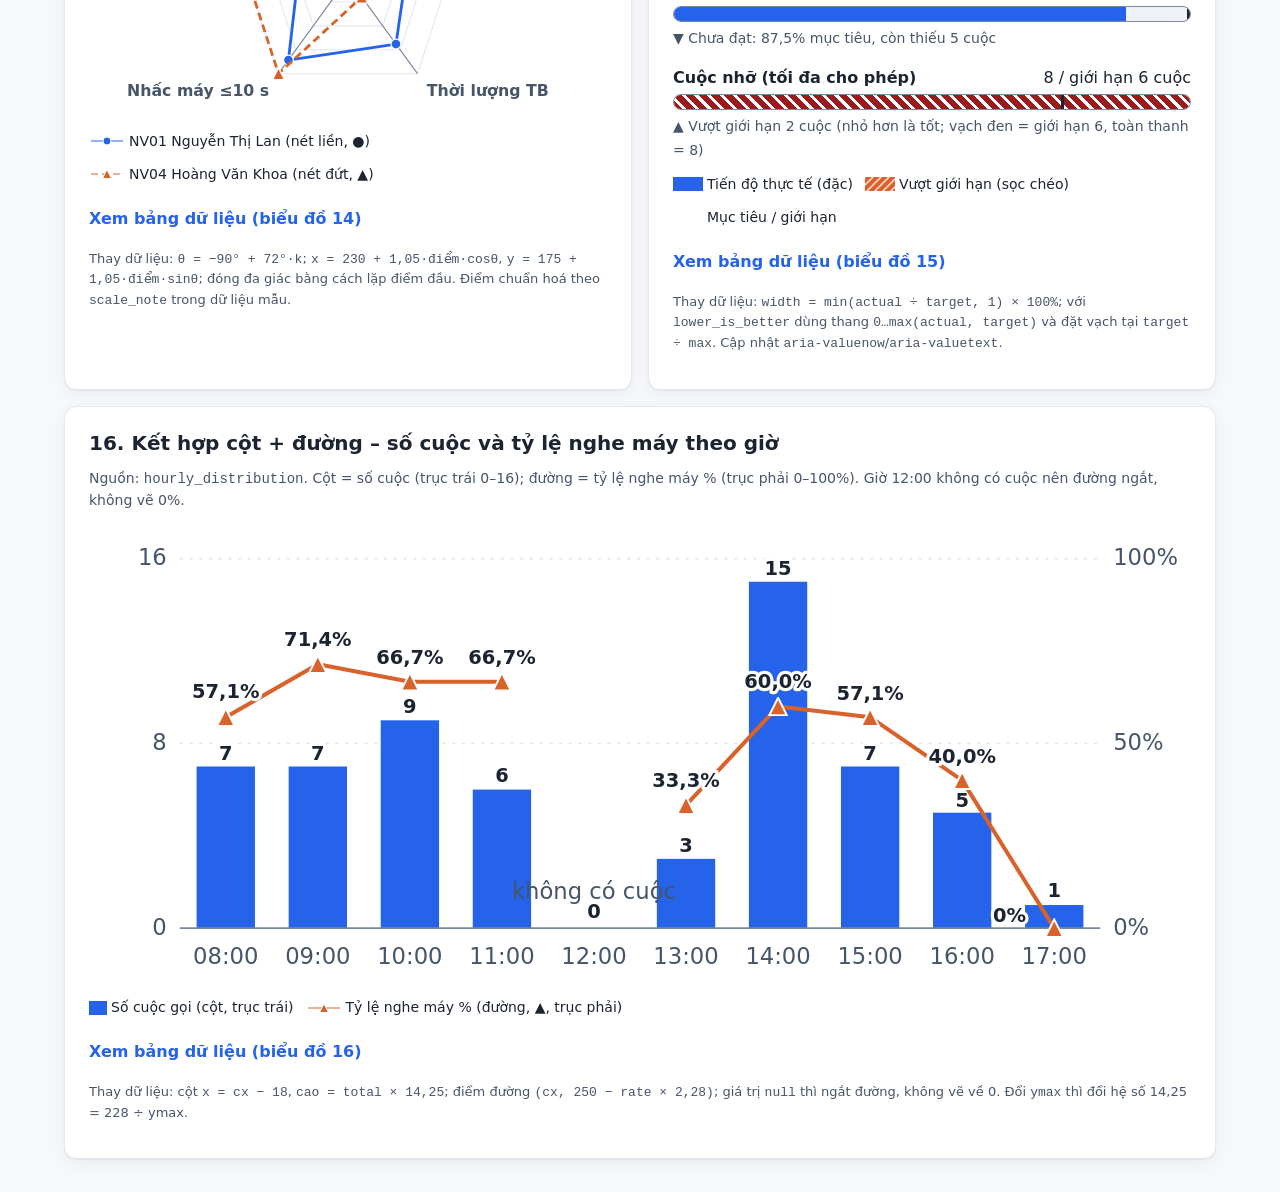
<file: charts.html>
<!DOCTYPE html>
<html lang="vi">
<head>
<meta charset="utf-8">
<meta name="viewport" content="width=device-width, initial-scale=1">
<title>Thư viện biểu đồ (1/2 và 2/2) – Dashboard Call Center</title>
<link rel="stylesheet" href="style.css">
<style>
/* Riêng trang này: bố cục lưới thẻ + hoạ tiết (pattern) để màu không là kênh duy nhất. Chỉ dùng token của style.css. */
.charts { display: grid; gap: var(--sp-4); grid-template-columns: 1fr; }
@media (min-width: 1280px) { .charts { grid-template-columns: 1fr 1fr; } .charts .span-2 { grid-column: 1 / -1; } }
.defs-only { position: absolute; width: 0; height: 0; overflow: hidden; }
.chart-scroll { overflow-x: auto; }
.chart-scroll:focus-visible { outline: 3px solid var(--c-focus); outline-offset: 2px; }
.chart-scroll .chart { min-width: 520px; }
.charts .chart text { font-size: 14px; }
.chart text.val { font-size: 13px; font-weight: 600; text-anchor: middle; }
.chart text.tip-t { font-weight: 700; }
.chart .tip { fill: var(--c-surface); stroke: var(--chart-axis); stroke-width: 1; }
.chart .tip-lead { stroke: var(--chart-axis); stroke-width: 1; }
.chart .target { stroke: var(--chart-target); stroke-width: 2; stroke-dasharray: 6 4; }
.pb1 { fill: var(--chart-1); } .pb2 { fill: var(--chart-2); } .pb3 { fill: var(--chart-3); } .pb4 { fill: var(--chart-4); } .pb5 { fill: var(--chart-5); } .pb8 { fill: var(--chart-8); }
.pm { fill: none; stroke: var(--c-surface); stroke-width: 1.6; opacity: .75; }
.pd { fill: var(--c-surface); opacity: .8; }
.mk-fill-1 { fill: var(--chart-1); stroke: var(--c-surface); stroke-width: 1; }
.mk-fill-3 { fill: var(--chart-3); stroke: var(--c-surface); stroke-width: 1; }
.mk-fill-8 { fill: var(--chart-8); stroke: var(--c-surface); stroke-width: 1; }
.ln-1 { stroke: var(--chart-1); } .ln-3 { stroke: var(--chart-3); } .ln-8 { stroke: var(--chart-8); }
.chart .area-sep { stroke: var(--c-surface); stroke-width: 1.5; }
.legend li { display: inline-flex; align-items: center; }
.delta-list { list-style: none; margin: var(--sp-3) 0 0; padding: 0; display: grid; gap: var(--sp-2); grid-template-columns: 1fr; }
@media (min-width: 768px) { .delta-list { grid-template-columns: 1fr 1fr; } }
.delta-list li { border: 1px solid var(--c-border); border-radius: var(--radius-sm); padding: var(--sp-2) var(--sp-3); font-size: var(--fs-sm); }
.delta-list strong { display: block; font-size: var(--fs-md, 1rem); }
.cfg { font-size: var(--fs-xs); color: var(--c-muted); margin-top: var(--sp-2); }
.cfg code { word-break: break-word; }
/* ===== Phần 2/2 ===== */
/* Heatmap: thang tuần tự chart-seq; chữ trong ô đổi theo nền để đạt tương phản AA (>= 4,5:1) ở cả sáng/tối. */
:root { --on-h3: #ffffff; --on-h2: #0f1620; }
@media (prefers-color-scheme: dark) { :root:not([data-theme="light"]) { --on-h3: #0f1620; } }
:root[data-theme="dark"] { --on-h3: #0f1620; }
.hm .h0 rect { fill: var(--chart-seq-1); } .hm .h1 rect { fill: var(--chart-seq-2); } .hm .h2 rect { fill: var(--chart-seq-4); } .hm .h3 rect { fill: var(--chart-seq-5); }
.hm .h0 text, .hm .h1 text { fill: var(--c-text); } .hm .h2 text { fill: var(--on-h2); } .hm .h3 text { fill: var(--on-h3); }
.hm g text { font-size: 14px; font-weight: 600; text-anchor: middle; }
.hm rect { stroke: var(--chart-axis); stroke-width: .5; }
.hm-sw { display: inline-flex; align-items: center; justify-content: center; width: 28px; height: 22px; margin-right: var(--sp-1); font-weight: 600; font-size: 13px; border: 1px solid var(--chart-axis); border-radius: 3px; }
.hm-sw.h0 { background: var(--chart-seq-1); color: var(--c-text); } .hm-sw.h1 { background: var(--chart-seq-2); color: var(--c-text); }
.hm-sw.h2 { background: var(--chart-seq-4); color: var(--on-h2); } .hm-sw.h3 { background: var(--chart-seq-5); color: var(--on-h3); }
.band1 { fill: var(--chart-8); opacity: .55; } .band2 { fill: var(--chart-8); opacity: .32; } .band3 { fill: var(--chart-8); opacity: .15; }
.chart .gauge-track { fill: none; stroke: var(--chart-grid); stroke-width: 26; }
.chart .gauge-val { fill: none; stroke: var(--chart-1); stroke-width: 26; }
.chart .gauge-tick { stroke: var(--chart-target); stroke-width: 3; }
.chart .big { font-size: 34px; font-weight: 700; text-anchor: middle; }
.status-line { font-weight: 600; margin: var(--sp-2) 0 0; }
.spark-grid { list-style: none; margin: var(--sp-3) 0 0; padding: 0; display: grid; gap: var(--sp-3); grid-template-columns: 1fr; }
@media (min-width: 520px) { .spark-grid { grid-template-columns: 1fr 1fr; } }
@media (min-width: 1024px) { .spark-grid { grid-template-columns: repeat(4, 1fr); } }
.spark-kpi { border: 1px solid var(--c-border); border-radius: var(--radius-sm); padding: var(--sp-3); display: grid; gap: var(--sp-1); }
.spark-val { font-size: 1.75rem; line-height: 1.2; }
.spark { width: 100%; max-width: 200px; height: 48px; display: block; }
.spark polyline { fill: none; stroke: var(--chart-1); stroke-width: 2; stroke-linejoin: round; stroke-linecap: round; }
.spark circle { fill: var(--chart-1); stroke: var(--c-surface); stroke-width: 1.5; }
.spark line { stroke: var(--chart-grid); stroke-width: 1; }
.rad-fill1 { fill: var(--chart-1); fill-opacity: .15; } .rad-fill2 { fill: var(--chart-3); fill-opacity: .15; }
.rad-ring { fill: none; stroke: var(--chart-grid); stroke-width: 1; } .rad-axis { stroke: var(--chart-axis); stroke-width: 1; }
.chart text.val-halo { font-size: 12px; font-weight: 600; text-anchor: middle; paint-order: stroke; stroke: var(--c-surface); stroke-width: 4px; stroke-linejoin: round; }
.goals { list-style: none; margin: var(--sp-3) 0 0; padding: 0; display: grid; gap: var(--sp-4); }
.goal-head { display: flex; flex-wrap: wrap; justify-content: space-between; gap: var(--sp-1) var(--sp-3); }
.goal-track { position: relative; height: 16px; margin: var(--sp-1) 0; background: var(--c-surface-2); border: 1px solid var(--chart-axis); border-radius: 8px; overflow: hidden; }
.goal-fill { height: 100%; background: var(--chart-1); }
.goal-fill.over { background: repeating-linear-gradient(45deg, var(--c-miss) 0 6px, var(--c-surface) 6px 9px); }
.goal-mark { position: absolute; top: 0; bottom: 0; width: 3px; background: var(--chart-target); }
</style>
</head>
<body>
<a class="skip-link" href="#main">Bỏ qua điều hướng, tới nội dung chính</a>

<!-- Hoạ tiết dùng chung (tham chiếu bằng fill="url(#...)"). Mỗi chuỗi = màu + hoạ tiết khác nhau. -->
<svg class="defs-only" aria-hidden="true" focusable="false">
  <defs>
    <pattern id="ps-done" width="8" height="8" patternUnits="userSpaceOnUse"><rect width="8" height="8" class="pb1"/></pattern>
    <pattern id="ps-missed" width="8" height="8" patternUnits="userSpaceOnUse"><rect width="8" height="8" class="pb3"/><path class="pm" d="M-2 2l4-4M0 8l8-8M6 10l4-4"/></pattern>
    <pattern id="ps-noans" width="8" height="8" patternUnits="userSpaceOnUse"><rect width="8" height="8" class="pb5"/><circle class="pd" cx="4" cy="4" r="1.5"/></pattern>
    <pattern id="ps-busy" width="8" height="8" patternUnits="userSpaceOnUse"><rect width="8" height="8" class="pb4"/><path class="pm" d="M0 4H8M4 0V8"/></pattern>
    <pattern id="ps-fail" width="8" height="8" patternUnits="userSpaceOnUse"><rect width="8" height="8" class="pb8"/><path class="pm" d="M0 4H8"/></pattern>
    <pattern id="ps-prior" width="8" height="8" patternUnits="userSpaceOnUse"><rect width="8" height="8" class="pb8"/><path class="pm" d="M-2 2l4-4M0 8l8-8M6 10l4-4"/></pattern>
    <pattern id="ps-in" width="8" height="8" patternUnits="userSpaceOnUse"><rect width="8" height="8" class="pb2"/></pattern>
    <pattern id="ps-out" width="8" height="8" patternUnits="userSpaceOnUse"><rect width="8" height="8" class="pb4"/><path class="pm" d="M-2 2l4-4M0 8l8-8M6 10l4-4"/></pattern>
  </defs>
</svg>

<header class="site-header">
  <div class="site-header-inner">
    <a class="brand" href="index.html">Call Center (mẫu)</a>
    <input type="checkbox" id="nav-toggle" class="nav-toggle" aria-label="Mở hoặc đóng menu">
    <label for="nav-toggle" class="nav-toggle-label" aria-hidden="true">Menu</label>
    <nav class="main-nav" aria-label="Điều hướng chính">
      <ul>
        <li><a href="dashboard.html">Dashboard</a></li>
        <li><a href="calls.html">Cuộc gọi</a></li>
        <li><a href="customers.html">Khách hàng</a></li>
        <li><a href="softphone.html">Softphone</a></li>
        <li><a href="components.html">Thành phần</a></li>
        <li><a href="charts.html" aria-current="page">Biểu đồ</a></li>
      </ul>
    </nav>
    <span class="role-badge">Đang xem với vai: Quản lý</span>
  </div>
</header>

<main id="main" class="page">
  <p class="breadcrumb"><a href="index.html">Danh sách màn hình</a> / Thư viện biểu đồ</p>
  <div class="page-header">
    <div>
      <h1>Thư viện biểu đồ SVG thuần (1/2 và 2/2)</h1>
      <p class="muted"><strong>Phần 1 (mục 1–7):</strong> đường, vùng, cột, donut, so sánh kỳ trước. <strong>Phần 2 (mục 8–16):</strong> gauge SLA, bullet SLA theo hàng đợi, heatmap thứ × giờ, phễu, histogram, sparkline KPI, radar nhân viên, thanh tiến độ mục tiêu, kết hợp cột + đường. Kỳ mẫu 04–10/10/2026 (60 cuộc gọi). Số liệu từ <code>documents/spec/sample-data.json</code> – DỮ LIỆU MẪU BỊA.</p>
    </div>
  </div>

  <section class="card u-mb-4" aria-labelledby="h-guide">
    <h2 id="h-guide">Quy ước chung</h2>
    <ul>
      <li><strong>Màu không phải kênh duy nhất:</strong> mỗi chuỗi có thêm kiểu nét + ký hiệu (đường: ● ■ ▲; nét liền/đứt/chấm) hoặc hoạ tiết nền (vùng, cột, donut: đặc, sọc chéo, chấm, lưới, sọc ngang) và nhãn giá trị.</li>
      <li><strong>Co giãn:</strong> mọi SVG dùng <code>viewBox</code>, <code>width:100%</code>. Dưới 520px, biểu đồ có trục cuộn ngang trong thẻ (không cuộn cả trang) để chữ không bị nhỏ quá; donut/pie co giãn trực tiếp.</li>
      <li><strong>Truy cập:</strong> mỗi SVG có <code>role="img"</code> + <code>&lt;title&gt;</code> + <code>&lt;desc&gt;</code>; mỗi biểu đồ có mục “Xem bảng dữ liệu” là bảng đầy đủ cùng số liệu (<code>caption</code>, <code>th scope</code>).</li>
      <li><strong>Thay dữ liệu thật:</strong> mỗi biểu đồ có thuộc tính <code>data-source</code>, <code>data-ymax</code>… và chú thích công thức toạ độ ngay dưới biểu đồ. Công thức chung: <code>y = y0 − giá_trị × (chiều_cao_vùng_vẽ ÷ ymax)</code>.</li>
      <li><strong>Trạng thái:</strong> đang tải = khung xương (<code>.skeleton</code>); rỗng = thông báo “Chưa có cuộc gọi trong kỳ” + gợi ý đổi bộ lọc; lỗi = thông báo + nút “Thử lại” (mẫu ở <a href="dashboard-states.html">dashboard-states.html</a>). Bảng thay thế luôn có sẵn để đọc bằng trình đọc màn hình.</li>
    </ul>
  </section>

  <div class="charts">

    <!-- 1. ĐƯỜNG NHIỀU CHUỖI -->
    <section class="card" aria-labelledby="h-line">
      <h2 id="h-line">1. Đường nhiều chuỗi – cuộc gọi theo ngày</h2>
      <p class="muted">Nguồn: <code>trend_daily</code>. Tổng / Đã nghe / Nhỡ, 04–10/10.</p>
      <div class="chart-scroll" tabindex="0" role="region" aria-label="Biểu đồ đường, cuộn ngang nếu cần">
      <svg class="chart" viewBox="0 0 640 285" role="img" aria-labelledby="t-line d-line" data-source="sample-data.json#trend_daily" data-x="date" data-series="total,completed,missed" data-ymax="12" data-plot="x70..600,y250..22">
        <title id="t-line">Cuộc gọi theo ngày, 3 chuỗi</title>
        <desc id="d-line">Tổng cuộc gọi dao động 7–11 mỗi ngày, cao nhất 11 vào thứ Tư 07/10. Đã nghe thấp nhất 2 (05/10 và 08/10), cao nhất 9 (07/10). Nhỡ từ 0 đến 3, cao nhất 3 vào 05/10. Chi tiết trong bảng dữ liệu bên dưới.</desc>
        <defs>
          <marker id="mk-c" viewBox="0 0 10 10" refX="5" refY="5" markerUnits="userSpaceOnUse" markerWidth="11" markerHeight="11"><circle cx="5" cy="5" r="4" class="mk-fill-1"/></marker>
          <marker id="mk-s" viewBox="0 0 10 10" refX="5" refY="5" markerUnits="userSpaceOnUse" markerWidth="11" markerHeight="11"><rect x="1" y="1" width="8" height="8" class="mk-fill-8"/></marker>
          <marker id="mk-t" viewBox="0 0 10 10" refX="5" refY="5" markerUnits="userSpaceOnUse" markerWidth="12" markerHeight="12"><path d="M5 0.5L9.5 9.5H0.5Z" class="mk-fill-3"/></marker>
        </defs>
        <g>
          <line class="grid-line" x1="56" x2="624" y1="22" y2="22"/><line class="grid-line" x1="56" x2="624" y1="98" y2="98"/><line class="grid-line" x1="56" x2="624" y1="174" y2="174"/>
          <line class="axis" x1="56" x2="624" y1="250" y2="250"/>
          <text class="lbl" x="48" y="26" text-anchor="end">12</text><text class="lbl" x="48" y="102" text-anchor="end">8</text><text class="lbl" x="48" y="178" text-anchor="end">4</text><text class="lbl" x="48" y="254" text-anchor="end">0</text>
          <g class="lbl" text-anchor="middle">
            <text class="lbl" x="70" y="272" text-anchor="middle">CN 04/10</text><text class="lbl" x="158" y="272" text-anchor="middle">T2 05/10</text><text class="lbl" x="247" y="272" text-anchor="middle">T3 06/10</text><text class="lbl" x="335" y="272" text-anchor="middle">T4 07/10</text><text class="lbl" x="423" y="272" text-anchor="middle">T5 08/10</text><text class="lbl" x="512" y="272" text-anchor="middle">T6 09/10</text><text class="lbl" x="600" y="272" text-anchor="middle">T7 10/10</text>
          </g>
        </g>
        <!-- Tổng: nét liền + ● -->
        <polyline class="ln ln-1" points="70,98 158,98 247,98 335,41 423,117 512,60 600,98" marker-start="url(#mk-c)" marker-mid="url(#mk-c)" marker-end="url(#mk-c)"/>
        <!-- Đã nghe: nét đứt + ■ -->
        <polyline class="ln ln-8" stroke-dasharray="8 5" points="70,155 158,212 247,155 335,79 423,212 512,174 600,98" marker-start="url(#mk-s)" marker-mid="url(#mk-s)" marker-end="url(#mk-s)"/>
        <!-- Nhỡ: nét chấm + ▲ -->
        <polyline class="ln ln-3" stroke-dasharray="2 5" stroke-linecap="round" points="70,250 158,193 247,231 335,231 423,212 512,231 600,250" marker-start="url(#mk-t)" marker-mid="url(#mk-t)" marker-end="url(#mk-t)"/>
        <!-- Tooltip tĩnh tại đỉnh -->
        <line class="tip-lead" x1="326" y1="40" x2="335" y2="41"/>
        <rect class="tip" x="190" y="24" width="136" height="38" rx="6"/>
        <text class="tip-t" x="198" y="40">T4 07/10</text>
        <text class="u-t13" x="198" y="56">Tổng 11 · Đã nghe 9 · Nhỡ 1</text>
      </svg>
      </div>
      <ul class="legend" aria-label="Chú giải biểu đồ đường">
        <li><svg width="36" height="14" aria-hidden="true"><line x1="2" x2="34" y1="7" y2="7" class="ln ln-1"/><circle cx="18" cy="7" r="4" class="mk-fill-1"/></svg>Tổng cuộc gọi (nét liền, ●)</li>
        <li><svg width="36" height="14" aria-hidden="true"><line x1="2" x2="34" y1="7" y2="7" class="ln ln-8" stroke-dasharray="8 5"/><rect x="14" y="3" width="8" height="8" class="mk-fill-8"/></svg>Đã nghe (nét đứt, ■)</li>
        <li><svg width="36" height="14" aria-hidden="true"><line x1="2" x2="34" y1="7" y2="7" class="ln ln-3" stroke-dasharray="2 5" stroke-linecap="round"/><path d="M18 2.5L22.5 11.5H13.5Z" class="mk-fill-3"/></svg>Nhỡ (nét chấm, ▲)</li>
      </ul>
      <details class="alt-table"><summary>Xem bảng dữ liệu (biểu đồ 1)</summary>
        <div class="table-wrap" tabindex="0" role="region" aria-label="Bảng dữ liệu biểu đồ 1">
        <table class="data"><caption>Cuộc gọi theo ngày, 04–10/10/2026</caption>
          <thead><tr><th scope="col">Ngày</th><th scope="col">Tổng</th><th scope="col">Đã nghe</th><th scope="col">Nhỡ</th></tr></thead>
          <tbody>
            <tr><th scope="row">CN 04/10</th><td>8</td><td>5</td><td>0</td></tr>
            <tr><th scope="row">T2 05/10</th><td>8</td><td>2</td><td>3</td></tr>
            <tr><th scope="row">T3 06/10</th><td>8</td><td>5</td><td>1</td></tr>
            <tr><th scope="row">T4 07/10</th><td>11</td><td>9</td><td>1</td></tr>
            <tr><th scope="row">T5 08/10</th><td>7</td><td>2</td><td>2</td></tr>
            <tr><th scope="row">T6 09/10</th><td>10</td><td>4</td><td>1</td></tr>
            <tr><th scope="row">T7 10/10</th><td>8</td><td>8</td><td>0</td></tr>
          </tbody></table></div>
      </details>
      <!-- CẤU HÌNH: x_i = 70 + i×88,33 (i = 0..6); y = 250 − giá_trị×19 (ymax 12, vùng vẽ cao 228). Mỗi chuỗi là một <polyline points="x,y …"> + marker-start/mid/end. Đổi ymax thì đổi hệ số 19 = 228 ÷ ymax và nhãn lưới. -->
      <p class="cfg">Thay dữ liệu: <code>x = 70 + i×88,33</code>; <code>y = 250 − v×(228÷ymax)</code>; mỗi chuỗi một <code>&lt;polyline&gt;</code>, giữ nguyên kiểu nét + marker.</p>
    </section>

    <!-- 2. VÙNG CHỒNG -->
    <section class="card" aria-labelledby="h-area">
      <h2 id="h-area">2. Vùng chồng – cơ cấu trạng thái theo ngày</h2>
      <p class="muted">Nguồn: <code>daily_by_status</code>. Chiều cao tổng mỗi ngày = tổng cuộc gọi.</p>
      <div class="chart-scroll" tabindex="0" role="region" aria-label="Biểu đồ vùng chồng, cuộn ngang nếu cần">
      <svg class="chart" viewBox="0 0 640 285" role="img" aria-labelledby="t-area d-area" data-source="sample-data.json#daily_by_status" data-x="date" data-series="completed,missed,no_answer,busy,failed" data-stack="true" data-ymax="12">
        <title id="t-area">Cơ cấu trạng thái cuộc gọi theo ngày (vùng chồng)</title>
        <desc id="d-area">Năm lớp chồng nhau: Đã nghe (dưới cùng), Nhỡ, Không trả lời, Máy bận, Lỗi kết nối. Tổng mỗi ngày: 8, 8, 8, 11, 7, 10, 8. Lớp Đã nghe chiếm phần lớn, riêng 10/10 là 8/8.</desc>
        <line class="grid-line" x1="56" x2="624" y1="22" y2="22"/><line class="grid-line" x1="56" x2="624" y1="98" y2="98"/><line class="grid-line" x1="56" x2="624" y1="174" y2="174"/>
        <text class="lbl" x="48" y="26" text-anchor="end">12</text><text class="lbl" x="48" y="102" text-anchor="end">8</text><text class="lbl" x="48" y="178" text-anchor="end">4</text><text class="lbl" x="48" y="254" text-anchor="end">0</text>
        <path d="M70,250 L70,155 L158,212 L247,155 L335,79 L423,212 L512,174 L600,98 L600,250Z" fill="url(#ps-done)" class="area-sep"/>
        <path d="M70,155 L158,155 L247,136 L335,60 L423,174 L512,155 L600,98 L600,98 L512,174 L423,212 L335,79 L247,155 L158,212 L70,155Z" fill="url(#ps-missed)" class="area-sep"/>
        <path d="M70,117 L158,136 L247,117 L335,60 L423,136 L512,117 L600,98 L600,98 L512,155 L423,174 L335,60 L247,136 L158,155 L70,155Z" fill="url(#ps-noans)" class="area-sep"/>
        <path d="M70,117 L158,98 L247,98 L335,60 L423,136 L512,79 L600,98 L600,98 L512,117 L423,136 L335,60 L247,117 L158,136 L70,117Z" fill="url(#ps-busy)" class="area-sep"/>
        <path d="M70,98 L158,98 L247,98 L335,41 L423,117 L512,60 L600,98 L600,98 L512,79 L423,136 L335,60 L247,98 L158,98 L70,117Z" fill="url(#ps-fail)" class="area-sep"/>
        <line class="axis" x1="56" x2="624" y1="250" y2="250"/>
        <text class="lbl" x="70" y="272" text-anchor="middle">CN 04/10</text><text class="lbl" x="158" y="272" text-anchor="middle">T2 05/10</text><text class="lbl" x="247" y="272" text-anchor="middle">T3 06/10</text><text class="lbl" x="335" y="272" text-anchor="middle">T4 07/10</text><text class="lbl" x="423" y="272" text-anchor="middle">T5 08/10</text><text class="lbl" x="512" y="272" text-anchor="middle">T6 09/10</text><text class="lbl" x="600" y="272" text-anchor="middle">T7 10/10</text>
        <!-- Nhãn giá trị tổng ngày -->
        <text class="val" x="70" y="92">8</text><text class="val" x="158" y="92">8</text><text class="val" x="247" y="92">8</text><text class="val" x="335" y="35">11</text><text class="val" x="423" y="111">7</text><text class="val" x="512" y="54">10</text><text class="val" x="600" y="92">8</text>
      </svg>
      </div>
      <ul class="legend" aria-label="Chú giải biểu đồ vùng chồng">
        <li><svg width="18" height="14" aria-hidden="true"><rect width="18" height="14" fill="url(#ps-done)"/></svg>Đã nghe (đặc)</li>
        <li><svg width="18" height="14" aria-hidden="true"><rect width="18" height="14" fill="url(#ps-missed)"/></svg>Nhỡ (sọc chéo)</li>
        <li><svg width="18" height="14" aria-hidden="true"><rect width="18" height="14" fill="url(#ps-noans)"/></svg>Không trả lời (chấm)</li>
        <li><svg width="18" height="14" aria-hidden="true"><rect width="18" height="14" fill="url(#ps-busy)"/></svg>Máy bận (lưới)</li>
        <li><svg width="18" height="14" aria-hidden="true"><rect width="18" height="14" fill="url(#ps-fail)"/></svg>Lỗi kết nối (sọc ngang)</li>
      </ul>
      <details class="alt-table"><summary>Xem bảng dữ liệu (biểu đồ 2)</summary>
        <div class="table-wrap" tabindex="0" role="region" aria-label="Bảng dữ liệu biểu đồ 2">
        <table class="data"><caption>Số cuộc gọi theo trạng thái và ngày</caption>
          <thead><tr><th scope="col">Ngày</th><th scope="col">Đã nghe</th><th scope="col">Nhỡ</th><th scope="col">Không trả lời</th><th scope="col">Máy bận</th><th scope="col">Lỗi kết nối</th><th scope="col">Tổng</th></tr></thead>
          <tbody>
            <tr><th scope="row">CN 04/10</th><td>5</td><td>0</td><td>2</td><td>0</td><td>1</td><td>8</td></tr>
            <tr><th scope="row">T2 05/10</th><td>2</td><td>3</td><td>1</td><td>2</td><td>0</td><td>8</td></tr>
            <tr><th scope="row">T3 06/10</th><td>5</td><td>1</td><td>1</td><td>1</td><td>0</td><td>8</td></tr>
            <tr><th scope="row">T4 07/10</th><td>9</td><td>1</td><td>0</td><td>0</td><td>1</td><td>11</td></tr>
            <tr><th scope="row">T5 08/10</th><td>2</td><td>2</td><td>2</td><td>0</td><td>1</td><td>7</td></tr>
            <tr><th scope="row">T6 09/10</th><td>4</td><td>1</td><td>2</td><td>2</td><td>1</td><td>10</td></tr>
            <tr><th scope="row">T7 10/10</th><td>8</td><td>0</td><td>0</td><td>0</td><td>0</td><td>8</td></tr>
          </tbody></table></div>
      </details>
      <!-- CẤU HÌNH: tính luỹ kế cum_k = tổng k lớp đầu (Đã nghe → Lỗi). Lớp k = <path> đi dọc y(cum_k) từ trái sang phải rồi quay ngược dọc y(cum_{k-1}); lớp 1 đóng xuống y=250. y(c) = 250 − c×19 (ymax 12). fill="url(#ps-done|missed|noans|busy|fail)". -->
      <p class="cfg">Thay dữ liệu: tính luỹ kế theo lớp, <code>y = 250 − cum×(228÷ymax)</code>; mỗi lớp một <code>&lt;path&gt;</code> đi biên trên rồi quay lại biên dưới.</p>
    </section>

    <!-- 3. CỘT ĐỨNG NHÓM -->
    <section class="card" aria-labelledby="h-group">
      <h2 id="h-group">3. Cột đứng nhóm – kết quả theo hàng đợi</h2>
      <p class="muted">Nguồn: <code>by_queue</code>. Đã nghe / Nhỡ / Không trả lời cho 3 hàng đợi.</p>
      <div class="chart-scroll" tabindex="0" role="region" aria-label="Biểu đồ cột nhóm, cuộn ngang nếu cần">
      <svg class="chart" viewBox="0 0 640 285" role="img" aria-labelledby="t-group d-group" data-source="sample-data.json#by_queue" data-x="name" data-series="completed,missed,no_answer" data-ymax="20">
        <title id="t-group">Kết quả cuộc gọi theo hàng đợi (cột nhóm)</title>
        <desc id="d-group">Bán hàng: 17 đã nghe, 3 nhỡ, 3 không trả lời. Chăm sóc khách hàng: 11, 3, 3. Kỹ thuật: 7, 2, 2. Bán hàng có nhiều cuộc đã nghe nhất.</desc>
        <line class="grid-line" x1="56" x2="624" y1="22" y2="22"/><line class="grid-line" x1="56" x2="624" y1="79" y2="79"/><line class="grid-line" x1="56" x2="624" y1="136" y2="136"/><line class="grid-line" x1="56" x2="624" y1="193" y2="193"/>
        <text class="lbl" x="48" y="26" text-anchor="end">20</text><text class="lbl" x="48" y="83" text-anchor="end">15</text><text class="lbl" x="48" y="140" text-anchor="end">10</text><text class="lbl" x="48" y="197" text-anchor="end">5</text><text class="lbl" x="48" y="254" text-anchor="end">0</text>
        <!-- Bán hàng -->
        <rect x="90" y="56" width="36" height="194" fill="url(#ps-done)"/><rect x="132" y="216" width="36" height="34" fill="url(#ps-missed)"/><rect x="174" y="216" width="36" height="34" fill="url(#ps-noans)"/>
        <text class="val" x="108" y="52">17</text><text class="val" x="150" y="212">3</text><text class="val" x="192" y="212">3</text>
        <!-- Chăm sóc khách hàng -->
        <rect x="279" y="125" width="36" height="125" fill="url(#ps-done)"/><rect x="321" y="216" width="36" height="34" fill="url(#ps-missed)"/><rect x="363" y="216" width="36" height="34" fill="url(#ps-noans)"/>
        <text class="val" x="297" y="121">11</text><text class="val" x="339" y="212">3</text><text class="val" x="381" y="212">3</text>
        <!-- Kỹ thuật -->
        <rect x="468" y="170" width="36" height="80" fill="url(#ps-done)"/><rect x="510" y="227" width="36" height="23" fill="url(#ps-missed)"/><rect x="552" y="227" width="36" height="23" fill="url(#ps-noans)"/>
        <text class="val" x="486" y="166">7</text><text class="val" x="528" y="223">2</text><text class="val" x="570" y="223">2</text>
        <line class="axis" x1="56" x2="624" y1="250" y2="250"/>
        <text class="lbl" x="150" y="272" text-anchor="middle">Bán hàng</text><text class="lbl" x="339" y="272" text-anchor="middle">Chăm sóc khách hàng</text><text class="lbl" x="528" y="272" text-anchor="middle">Kỹ thuật</text>
      </svg>
      </div>
      <ul class="legend" aria-label="Chú giải biểu đồ cột nhóm">
        <li><svg width="18" height="14" aria-hidden="true"><rect width="18" height="14" fill="url(#ps-done)"/></svg>Đã nghe (đặc)</li>
        <li><svg width="18" height="14" aria-hidden="true"><rect width="18" height="14" fill="url(#ps-missed)"/></svg>Nhỡ (sọc chéo)</li>
        <li><svg width="18" height="14" aria-hidden="true"><rect width="18" height="14" fill="url(#ps-noans)"/></svg>Không trả lời (chấm)</li>
      </ul>
      <details class="alt-table"><summary>Xem bảng dữ liệu (biểu đồ 3)</summary>
        <div class="table-wrap" tabindex="0" role="region" aria-label="Bảng dữ liệu biểu đồ 3">
        <table class="data"><caption>Kết quả theo hàng đợi (tổng mỗi hàng đợi gồm cả Máy bận và Lỗi kết nối)</caption>
          <thead><tr><th scope="col">Hàng đợi</th><th scope="col">Đã nghe</th><th scope="col">Nhỡ</th><th scope="col">Không trả lời</th><th scope="col">Tổng cuộc</th></tr></thead>
          <tbody>
            <tr><th scope="row">Bán hàng</th><td>17</td><td>3</td><td>3</td><td>28</td></tr>
            <tr><th scope="row">Chăm sóc khách hàng</th><td>11</td><td>3</td><td>3</td><td>20</td></tr>
            <tr><th scope="row">Kỹ thuật</th><td>7</td><td>2</td><td>2</td><td>12</td></tr>
          </tbody></table></div>
      </details>
      <!-- CẤU HÌNH: tâm nhóm cx_j = 150, 339, 528 (vùng 568px chia 3). Cột rộng 36, cách 6: x = cx−60, cx−18, cx+24. Cao h = v×(228÷ymax) = v×11,4 (ymax 20); y = 250 − h; nhãn giá trị ở y−4. -->
      <p class="cfg">Thay dữ liệu: <code>h = v×(228÷ymax)</code>, <code>y = 250 − h</code>, nhóm thứ j có tâm <code>cx</code>; ba cột lệch <code>−60, −18, +24</code>.</p>
    </section>

    <!-- 4. CỘT CHỒNG -->
    <section class="card" aria-labelledby="h-stack">
      <h2 id="h-stack">4. Cột chồng – trạng thái theo ngày</h2>
      <p class="muted">Nguồn: <code>daily_by_status</code>. Số trên đầu cột = tổng cuộc gọi trong ngày.</p>
      <div class="chart-scroll" tabindex="0" role="region" aria-label="Biểu đồ cột chồng, cuộn ngang nếu cần">
      <svg class="chart" viewBox="0 0 640 285" role="img" aria-labelledby="t-stack d-stack" data-source="sample-data.json#daily_by_status" data-x="date" data-series="completed,missed,no_answer,busy,failed" data-stack="true" data-ymax="12">
        <title id="t-stack">Cuộc gọi theo ngày và trạng thái (cột chồng)</title>
        <desc id="d-stack">Mỗi cột là một ngày từ 04 đến 10/10, chồng 5 trạng thái. Tổng: 8, 8, 8, 11, 7, 10, 8. Ngày 07/10 cao nhất với 9 cuộc đã nghe; ngày 10/10 toàn bộ 8 cuộc đều được nghe.</desc>
        <line class="grid-line" x1="56" x2="624" y1="22" y2="22"/><line class="grid-line" x1="56" x2="624" y1="98" y2="98"/><line class="grid-line" x1="56" x2="624" y1="174" y2="174"/>
        <text class="lbl" x="48" y="26" text-anchor="end">12</text><text class="lbl" x="48" y="102" text-anchor="end">8</text><text class="lbl" x="48" y="178" text-anchor="end">4</text><text class="lbl" x="48" y="254" text-anchor="end">0</text>
        <g class="area-sep">
          <!-- 04/10 -->
          <rect x="48" y="155" width="44" height="95" fill="url(#ps-done)"/><rect x="48" y="117" width="44" height="38" fill="url(#ps-noans)"/><rect x="48" y="98" width="44" height="19" fill="url(#ps-fail)"/>
          <!-- 05/10 -->
          <rect x="136" y="212" width="44" height="38" fill="url(#ps-done)"/><rect x="136" y="155" width="44" height="57" fill="url(#ps-missed)"/><rect x="136" y="136" width="44" height="19" fill="url(#ps-noans)"/><rect x="136" y="98" width="44" height="38" fill="url(#ps-busy)"/>
          <!-- 06/10 -->
          <rect x="225" y="155" width="44" height="95" fill="url(#ps-done)"/><rect x="225" y="136" width="44" height="19" fill="url(#ps-missed)"/><rect x="225" y="117" width="44" height="19" fill="url(#ps-noans)"/><rect x="225" y="98" width="44" height="19" fill="url(#ps-busy)"/>
          <!-- 07/10 -->
          <rect x="313" y="79" width="44" height="171" fill="url(#ps-done)"/><rect x="313" y="60" width="44" height="19" fill="url(#ps-missed)"/><rect x="313" y="41" width="44" height="19" fill="url(#ps-fail)"/>
          <!-- 08/10 -->
          <rect x="401" y="212" width="44" height="38" fill="url(#ps-done)"/><rect x="401" y="174" width="44" height="38" fill="url(#ps-missed)"/><rect x="401" y="136" width="44" height="38" fill="url(#ps-noans)"/><rect x="401" y="117" width="44" height="19" fill="url(#ps-fail)"/>
          <!-- 09/10 -->
          <rect x="490" y="174" width="44" height="76" fill="url(#ps-done)"/><rect x="490" y="155" width="44" height="19" fill="url(#ps-missed)"/><rect x="490" y="117" width="44" height="38" fill="url(#ps-noans)"/><rect x="490" y="79" width="44" height="38" fill="url(#ps-busy)"/><rect x="490" y="60" width="44" height="19" fill="url(#ps-fail)"/>
          <!-- 10/10 -->
          <rect x="578" y="98" width="44" height="152" fill="url(#ps-done)"/>
        </g>
        <line class="axis" x1="56" x2="624" y1="250" y2="250"/>
        <text class="val" x="70" y="94">8</text><text class="val" x="158" y="94">8</text><text class="val" x="247" y="94">8</text><text class="val" x="335" y="37">11</text><text class="val" x="423" y="113">7</text><text class="val" x="512" y="56">10</text><text class="val" x="600" y="94">8</text>
        <text class="lbl" x="70" y="272" text-anchor="middle">CN 04/10</text><text class="lbl" x="158" y="272" text-anchor="middle">T2 05/10</text><text class="lbl" x="247" y="272" text-anchor="middle">T3 06/10</text><text class="lbl" x="335" y="272" text-anchor="middle">T4 07/10</text><text class="lbl" x="423" y="272" text-anchor="middle">T5 08/10</text><text class="lbl" x="512" y="272" text-anchor="middle">T6 09/10</text><text class="lbl" x="600" y="272" text-anchor="middle">T7 10/10</text>
      </svg>
      </div>
      <ul class="legend" aria-label="Chú giải biểu đồ cột chồng (thứ tự từ dưới lên)">
        <li><svg width="18" height="14" aria-hidden="true"><rect width="18" height="14" fill="url(#ps-done)"/></svg>Đã nghe (đặc)</li>
        <li><svg width="18" height="14" aria-hidden="true"><rect width="18" height="14" fill="url(#ps-missed)"/></svg>Nhỡ (sọc chéo)</li>
        <li><svg width="18" height="14" aria-hidden="true"><rect width="18" height="14" fill="url(#ps-noans)"/></svg>Không trả lời (chấm)</li>
        <li><svg width="18" height="14" aria-hidden="true"><rect width="18" height="14" fill="url(#ps-busy)"/></svg>Máy bận (lưới)</li>
        <li><svg width="18" height="14" aria-hidden="true"><rect width="18" height="14" fill="url(#ps-fail)"/></svg>Lỗi kết nối (sọc ngang)</li>
      </ul>
      <details class="alt-table"><summary>Xem bảng dữ liệu (biểu đồ 4)</summary>
        <div class="table-wrap" tabindex="0" role="region" aria-label="Bảng dữ liệu biểu đồ 4">
        <table class="data"><caption>Số cuộc gọi theo ngày và trạng thái (cùng số liệu với biểu đồ 2)</caption>
          <thead><tr><th scope="col">Ngày</th><th scope="col">Đã nghe</th><th scope="col">Nhỡ</th><th scope="col">Không trả lời</th><th scope="col">Máy bận</th><th scope="col">Lỗi kết nối</th><th scope="col">Tổng</th></tr></thead>
          <tbody>
            <tr><th scope="row">CN 04/10</th><td>5</td><td>0</td><td>2</td><td>0</td><td>1</td><td>8</td></tr>
            <tr><th scope="row">T2 05/10</th><td>2</td><td>3</td><td>1</td><td>2</td><td>0</td><td>8</td></tr>
            <tr><th scope="row">T3 06/10</th><td>5</td><td>1</td><td>1</td><td>1</td><td>0</td><td>8</td></tr>
            <tr><th scope="row">T4 07/10</th><td>9</td><td>1</td><td>0</td><td>0</td><td>1</td><td>11</td></tr>
            <tr><th scope="row">T5 08/10</th><td>2</td><td>2</td><td>2</td><td>0</td><td>1</td><td>7</td></tr>
            <tr><th scope="row">T6 09/10</th><td>4</td><td>1</td><td>2</td><td>2</td><td>1</td><td>10</td></tr>
            <tr><th scope="row">T7 10/10</th><td>8</td><td>0</td><td>0</td><td>0</td><td>0</td><td>8</td></tr>
          </tbody></table></div>
      </details>
      <!-- CẤU HÌNH: cột rộng 44 tại x = cx−22 (cx = 70 + i×88,33). Đoạn k: y = 250 − cum_k×19, height = count×19 (bỏ qua đoạn count = 0). Thứ tự dưới→trên: done, missed, noans, busy, fail. -->
      <p class="cfg">Thay dữ liệu: mỗi đoạn <code>&lt;rect&gt;</code> có <code>y = 250 − cum×(228÷ymax)</code>, <code>height = count×(228÷ymax)</code>; bỏ đoạn bằng 0; nhãn tổng đặt ở <code>y_đỉnh − 4</code>.</p>
    </section>

    <!-- 5. CỘT NGANG XẾP HẠNG -->
    <section class="card" aria-labelledby="h-rank">
      <h2 id="h-rank">5. Cột ngang xếp hạng – tỷ lệ nghe máy theo nhân viên</h2>
      <p class="muted">Nguồn: <code>ranking</code>, sắp giảm dần theo tỷ lệ nghe. Vạch đứt = mục tiêu mẫu 65% (<code>goals</code>, chờ xác nhận).</p>
      <div class="chart-scroll" tabindex="0" role="region" aria-label="Biểu đồ cột ngang, cuộn ngang nếu cần">
      <svg class="chart" viewBox="0 0 640 282" role="img" aria-labelledby="t-rank d-rank" data-source="sample-data.json#ranking" data-label="name" data-value="answer_rate_pct" data-max="100" data-target="65" data-sort="desc">
        <title id="t-rank">Xếp hạng tỷ lệ nghe máy theo nhân viên</title>
        <desc id="d-rank">Tám nhân viên theo thứ tự giảm dần: Đặng Ngọc Mai 71,4% và Đỗ Phương Linh 71,4%, Võ Quốc Bảo 62,5%, Ngô Gia Huy 57,1%, Bùi Thanh Tâm 55,6%, Nguyễn Thị Lan 53,8%, Hoàng Văn Khoa 50,0%, Vũ Anh Tuấn 40,0%. Mục tiêu mẫu 65%: hai người đạt.</desc>
        <line class="grid-line" x1="140" x2="140" y1="4" y2="244"/><line class="grid-line" x1="240" x2="240" y1="4" y2="244"/><line class="grid-line" x1="340" x2="340" y1="4" y2="244"/><line class="grid-line" x1="440" x2="440" y1="4" y2="244"/><line class="grid-line" x1="540" x2="540" y1="4" y2="244"/>
        <text class="lbl" x="140" y="260" text-anchor="middle">0%</text><text class="lbl" x="240" y="260" text-anchor="middle">25%</text><text class="lbl" x="340" y="260" text-anchor="middle">50%</text><text class="lbl" x="440" y="260" text-anchor="middle">75%</text><text class="lbl" x="540" y="260" text-anchor="middle">100%</text>
        <g fill="url(#ps-done)">
          <rect x="140" y="10" width="286" height="20"/><rect x="140" y="40" width="286" height="20"/><rect x="140" y="70" width="250" height="20"/><rect x="140" y="100" width="228" height="20"/>
          <rect x="140" y="130" width="222" height="20"/><rect x="140" y="160" width="215" height="20"/><rect x="140" y="190" width="200" height="20"/><rect x="140" y="220" width="160" height="20"/>
        </g>
        <g class="lbl" text-anchor="end">
          <text x="132" y="25" text-anchor="end">Đặng Ngọc Mai</text><text x="132" y="55" text-anchor="end">Đỗ Phương Linh</text><text x="132" y="85" text-anchor="end">Võ Quốc Bảo</text><text x="132" y="115" text-anchor="end">Ngô Gia Huy</text>
          <text x="132" y="145" text-anchor="end">Bùi Thanh Tâm</text><text x="132" y="175" text-anchor="end">Nguyễn Thị Lan</text><text x="132" y="205" text-anchor="end">Hoàng Văn Khoa</text><text x="132" y="235" text-anchor="end">Vũ Anh Tuấn</text>
        </g>
        <g class="u-t13b">
          <text x="432" y="25">71,4% (5/7)</text><text x="432" y="55">71,4% (5/7)</text><text x="396" y="85">62,5% (5/8)</text><text x="374" y="115">57,1% (4/7)</text>
          <text x="368" y="145">55,6% (5/9)</text><text x="361" y="175">53,8% (7/13)</text><text x="346" y="205">50,0% (2/4)</text><text x="306" y="235">40,0% (2/5)</text>
        </g>
        <line class="target" x1="400" x2="400" y1="4" y2="246"/>
        <text class="lbl" x="400" y="276" text-anchor="middle">┆ Mục tiêu mẫu 65%</text>
      </svg>
      </div>
      <ul class="legend" aria-label="Chú giải biểu đồ cột ngang">
        <li><svg width="18" height="14" aria-hidden="true"><rect width="18" height="14" fill="url(#ps-done)"/></svg>Tỷ lệ nghe máy (đã nghe/tổng cuộc)</li>
        <li><svg width="36" height="14" aria-hidden="true"><line x1="2" x2="34" y1="7" y2="7" class="target"/></svg>Mục tiêu mẫu 65%</li>
      </ul>
      <details class="alt-table"><summary>Xem bảng dữ liệu (biểu đồ 5)</summary>
        <div class="table-wrap" tabindex="0" role="region" aria-label="Bảng dữ liệu biểu đồ 5">
        <table class="data"><caption>Tỷ lệ nghe máy theo nhân viên, giảm dần</caption>
          <thead><tr><th scope="col">Hạng</th><th scope="col">Nhân viên</th><th scope="col">Đã nghe</th><th scope="col">Tổng cuộc</th><th scope="col">Tỷ lệ nghe</th><th scope="col">So với mục tiêu 65%</th></tr></thead>
          <tbody>
            <tr><td>1</td><th scope="row">Đặng Ngọc Mai</th><td>5</td><td>7</td><td>71,4%</td><td>Đạt</td></tr>
            <tr><td>1</td><th scope="row">Đỗ Phương Linh</th><td>5</td><td>7</td><td>71,4%</td><td>Đạt</td></tr>
            <tr><td>3</td><th scope="row">Võ Quốc Bảo</th><td>5</td><td>8</td><td>62,5%</td><td>Chưa đạt</td></tr>
            <tr><td>4</td><th scope="row">Ngô Gia Huy</th><td>4</td><td>7</td><td>57,1%</td><td>Chưa đạt</td></tr>
            <tr><td>5</td><th scope="row">Bùi Thanh Tâm</th><td>5</td><td>9</td><td>55,6%</td><td>Chưa đạt</td></tr>
            <tr><td>6</td><th scope="row">Nguyễn Thị Lan</th><td>7</td><td>13</td><td>53,8%</td><td>Chưa đạt</td></tr>
            <tr><td>7</td><th scope="row">Hoàng Văn Khoa</th><td>2</td><td>4</td><td>50,0%</td><td>Chưa đạt</td></tr>
            <tr><td>8</td><th scope="row">Vũ Anh Tuấn</th><td>2</td><td>5</td><td>40,0%</td><td>Chưa đạt</td></tr>
          </tbody></table></div>
      </details>
      <!-- CẤU HÌNH: hàng i (0..7): y = 10 + 30×i, cao 20. Bề rộng = giá_trị% × 4 (0–100% ↔ 400px, gốc x=140). Nhãn tên: x=132 anchor end, y = y_hàng+15. Nhãn giá trị: x = 140 + rộng + 6. Vạch mục tiêu: x = 140 + target×4. -->
      <p class="cfg">Thay dữ liệu: sắp giảm dần; hàng thứ i có <code>y = 10 + 30×i</code>, <code>width = % × 4</code>; vạch mục tiêu tại <code>x = 140 + mục_tiêu × 4</code>.</p>
    </section>

    <!-- 6. DONUT + PIE -->
    <section class="card" aria-labelledby="h-donut">
      <h2 id="h-donut">6. Donut và pie – cơ cấu trạng thái, hướng gọi</h2>
      <p class="muted">Nguồn: <code>status_breakdown</code> (donut) và <code>direction_split</code> (pie).</p>

      <div class="donut-wrap">
      <svg class="chart" viewBox="0 0 200 200" role="img" aria-labelledby="t-donut d-donut" data-source="sample-data.json#status_breakdown" data-value="pct" data-total="60">
        <title id="t-donut">Cơ cấu trạng thái 60 cuộc gọi (donut)</title>
        <desc id="d-donut">Đã nghe 35 cuộc, 58,3%. Nhỡ 8, 13,3%. Không trả lời 8, 13,3%. Máy bận 5, 8,3%. Lỗi kết nối 4, 6,7%.</desc>
        <g transform="rotate(-90 100 100)" fill="none" stroke-width="28">
          <circle cx="100" cy="100" r="70" pathLength="100" stroke="url(#ps-done)" stroke-dasharray="57.7 42.3" stroke-dashoffset="0"/>
          <circle cx="100" cy="100" r="70" pathLength="100" stroke="url(#ps-missed)" stroke-dasharray="12.7 87.3" stroke-dashoffset="-58.3"/>
          <circle cx="100" cy="100" r="70" pathLength="100" stroke="url(#ps-noans)" stroke-dasharray="12.7 87.3" stroke-dashoffset="-71.6"/>
          <circle cx="100" cy="100" r="70" pathLength="100" stroke="url(#ps-busy)" stroke-dasharray="7.7 92.3" stroke-dashoffset="-84.9"/>
          <circle cx="100" cy="100" r="70" pathLength="100" stroke="url(#ps-fail)" stroke-dasharray="6.1 93.9" stroke-dashoffset="-93.2"/>
        </g>
        <text class="chart-center" x="100" y="104">60</text>
        <text class="chart-center-sub lbl" x="100" y="122">cuộc gọi</text>
      </svg>
      </div>
      <ul class="legend" aria-label="Chú giải donut">
        <li><svg width="18" height="14" aria-hidden="true"><rect width="18" height="14" fill="url(#ps-done)"/></svg>Đã nghe: 35 (58,3%)</li>
        <li><svg width="18" height="14" aria-hidden="true"><rect width="18" height="14" fill="url(#ps-missed)"/></svg>Nhỡ: 8 (13,3%)</li>
        <li><svg width="18" height="14" aria-hidden="true"><rect width="18" height="14" fill="url(#ps-noans)"/></svg>Không trả lời: 8 (13,3%)</li>
        <li><svg width="18" height="14" aria-hidden="true"><rect width="18" height="14" fill="url(#ps-busy)"/></svg>Máy bận: 5 (8,3%)</li>
        <li><svg width="18" height="14" aria-hidden="true"><rect width="18" height="14" fill="url(#ps-fail)"/></svg>Lỗi kết nối: 4 (6,7%)</li>
      </ul>

      <h3 class="u-mt-5">Pie – hướng cuộc gọi</h3>
      <svg class="chart u-mw-420 u-mx-auto" viewBox="0 0 360 200" role="img" aria-labelledby="t-pie d-pie" data-source="sample-data.json#direction_split" data-value="count" data-total="60">
        <title id="t-pie">Hướng cuộc gọi (pie)</title>
        <desc id="d-pie">Gọi đến 25 cuộc, 41,7%, trong đó 10 được nghe. Gọi đi 35 cuộc, 58,3%, trong đó 25 được nghe.</desc>
        <g transform="rotate(-90 180 100)" fill="none" stroke-width="80">
          <circle cx="180" cy="100" r="40" pathLength="100" stroke="url(#ps-in)" stroke-dasharray="41.4 58.6" stroke-dashoffset="0"/>
          <circle cx="180" cy="100" r="40" pathLength="100" stroke="url(#ps-out)" stroke-dasharray="57.9 42.1" stroke-dashoffset="-41.7"/>
        </g>
        <text x="272" y="62" class="u-b7">Gọi đến</text><text class="lbl" x="272" y="80">25 cuộc · 41,7%</text>
        <text x="88" y="140" text-anchor="end" class="u-b7">Gọi đi</text><text class="lbl" x="88" y="158" text-anchor="end">35 cuộc · 58,3%</text>
      </svg>
      <ul class="legend" aria-label="Chú giải pie">
        <li><svg width="18" height="14" aria-hidden="true"><rect width="18" height="14" fill="url(#ps-in)"/></svg>Gọi đến (đặc)</li>
        <li><svg width="18" height="14" aria-hidden="true"><rect width="18" height="14" fill="url(#ps-out)"/></svg>Gọi đi (sọc chéo)</li>
      </ul>
      <details class="alt-table"><summary>Xem bảng dữ liệu (biểu đồ 6)</summary>
        <div class="table-wrap" tabindex="0" role="region" aria-label="Bảng dữ liệu biểu đồ 6">
        <table class="data"><caption>Cơ cấu trạng thái và hướng cuộc gọi</caption>
          <thead><tr><th scope="col">Nhóm</th><th scope="col">Mục</th><th scope="col">Số cuộc</th><th scope="col">Tỷ lệ</th></tr></thead>
          <tbody>
            <tr><th scope="row">Trạng thái</th><td>Đã nghe</td><td>35</td><td>58,3%</td></tr>
            <tr><th scope="row">Trạng thái</th><td>Nhỡ</td><td>8</td><td>13,3%</td></tr>
            <tr><th scope="row">Trạng thái</th><td>Không trả lời</td><td>8</td><td>13,3%</td></tr>
            <tr><th scope="row">Trạng thái</th><td>Máy bận</td><td>5</td><td>8,3%</td></tr>
            <tr><th scope="row">Trạng thái</th><td>Lỗi kết nối</td><td>4</td><td>6,7%</td></tr>
            <tr><th scope="row">Hướng</th><td>Gọi đến (10 được nghe)</td><td>25</td><td>41,7%</td></tr>
            <tr><th scope="row">Hướng</th><td>Gọi đi (25 được nghe)</td><td>35</td><td>58,3%</td></tr>
          </tbody></table></div>
      </details>
      <!-- CẤU HÌNH: mỗi lát là <circle pathLength="100" stroke-dasharray="p 100−p" stroke-dashoffset="−(tổng % các lát trước)">; p nên trừ ~0,6 để có khe hở. Donut: r=70, stroke-width 28. Pie: r=40, stroke-width 80 (= 2×r). Quay −90° để bắt đầu từ 12 giờ. -->
      <p class="cfg">Thay dữ liệu: mỗi lát một <code>&lt;circle pathLength="100"&gt;</code>; <code>stroke-dasharray="p 100−p"</code>, <code>stroke-dashoffset="−(tổng % lát trước)"</code>.</p>
    </section>

    <!-- 7. SO SÁNH KỲ TRƯỚC -->
    <section class="card" aria-labelledby="h-compare">
      <h2 id="h-compare">7. So sánh kỳ trước – tổng cuộc gọi theo ngày</h2>
      <p class="muted">Nguồn: <code>prior_period.daily</code> và <code>trend_daily</code>; mức thay đổi từ <code>period_comparison</code>. Kỳ này 04–10/10, kỳ trước 27/09–03/10 (cùng thứ trong tuần).</p>
      <div class="chart-scroll" tabindex="0" role="region" aria-label="Biểu đồ so sánh kỳ trước, cuộn ngang nếu cần">
      <svg class="chart" viewBox="0 0 640 285" role="img" aria-labelledby="t-cmp d-cmp" data-source="sample-data.json#prior_period.daily,trend_daily" data-series="prior.total,current.total" data-ymax="12">
        <title id="t-cmp">Tổng cuộc gọi theo ngày: kỳ này so với kỳ trước</title>
        <desc id="d-cmp">Kỳ này (04–10/10): 8, 8, 8, 11, 7, 10, 8, tổng 60. Kỳ trước (27/09–03/10): 7, 9, 8, 8, 10, 7, 8, tổng 57. Kỳ này tăng 5,3% so với kỳ trước.</desc>
        <line class="grid-line" x1="56" x2="624" y1="22" y2="22"/><line class="grid-line" x1="56" x2="624" y1="98" y2="98"/><line class="grid-line" x1="56" x2="624" y1="174" y2="174"/>
        <text class="lbl" x="48" y="26" text-anchor="end">12</text><text class="lbl" x="48" y="102" text-anchor="end">8</text><text class="lbl" x="48" y="178" text-anchor="end">4</text><text class="lbl" x="48" y="254" text-anchor="end">0</text>
        <g class="area-sep">
          <rect x="40" y="117" width="28" height="133" fill="url(#ps-prior)"/><rect x="72" y="98" width="28" height="152" fill="url(#ps-done)"/>
          <rect x="128" y="79" width="28" height="171" fill="url(#ps-prior)"/><rect x="160" y="98" width="28" height="152" fill="url(#ps-done)"/>
          <rect x="217" y="98" width="28" height="152" fill="url(#ps-prior)"/><rect x="249" y="98" width="28" height="152" fill="url(#ps-done)"/>
          <rect x="305" y="98" width="28" height="152" fill="url(#ps-prior)"/><rect x="337" y="41" width="28" height="209" fill="url(#ps-done)"/>
          <rect x="393" y="60" width="28" height="190" fill="url(#ps-prior)"/><rect x="425" y="117" width="28" height="133" fill="url(#ps-done)"/>
          <rect x="482" y="117" width="28" height="133" fill="url(#ps-prior)"/><rect x="514" y="60" width="28" height="190" fill="url(#ps-done)"/>
          <rect x="570" y="98" width="28" height="152" fill="url(#ps-prior)"/><rect x="602" y="98" width="28" height="152" fill="url(#ps-done)"/>
        </g>
        <line class="axis" x1="56" x2="624" y1="250" y2="250"/>
        <g class="val u-t12">
          <text class="val" x="54" y="113">7</text><text class="val" x="86" y="94">8</text><text class="val" x="142" y="75">9</text><text class="val" x="174" y="94">8</text>
          <text class="val" x="231" y="94">8</text><text class="val" x="263" y="94">8</text><text class="val" x="319" y="94">8</text><text class="val" x="351" y="37">11</text>
          <text class="val" x="407" y="56">10</text><text class="val" x="439" y="113">7</text><text class="val" x="496" y="113">7</text><text class="val" x="528" y="56">10</text>
          <text class="val" x="584" y="94">8</text><text class="val" x="616" y="94">8</text>
        </g>
        <text class="lbl" x="70" y="272" text-anchor="middle">CN</text><text class="lbl" x="158" y="272" text-anchor="middle">T2</text><text class="lbl" x="247" y="272" text-anchor="middle">T3</text><text class="lbl" x="335" y="272" text-anchor="middle">T4</text><text class="lbl" x="423" y="272" text-anchor="middle">T5</text><text class="lbl" x="512" y="272" text-anchor="middle">T6</text><text class="lbl" x="600" y="272" text-anchor="middle">T7</text>
      </svg>
      </div>
      <ul class="legend" aria-label="Chú giải so sánh kỳ trước">
        <li><svg width="18" height="14" aria-hidden="true"><rect width="18" height="14" fill="url(#ps-prior)"/></svg>Kỳ trước 27/09–03/10 (sọc chéo, cột trái)</li>
        <li><svg width="18" height="14" aria-hidden="true"><rect width="18" height="14" fill="url(#ps-done)"/></svg>Kỳ này 04–10/10 (đặc, cột phải)</li>
      </ul>
      <ul class="delta-list" aria-label="Mức thay đổi so với kỳ trước">
        <li><span class="muted">Tổng cuộc gọi</span><strong>▲ Tăng 5,3%</strong>60 so với 57</li>
        <li><span class="muted">Tỷ lệ nghe máy</span><strong>▼ Giảm 1,3 điểm %</strong>58,3% so với 59,6%</li>
        <li><span class="muted">Thời lượng trung bình</span><strong>= Không đổi</strong>415 giây so với 415 giây</li>
        <li><span class="muted">Cuộc gọi nhỡ</span><strong>▼ Giảm 20,0%</strong>8 so với 10 (giảm là tốt)</li>
      </ul>
      <details class="alt-table"><summary>Xem bảng dữ liệu (biểu đồ 7)</summary>
        <div class="table-wrap" tabindex="0" role="region" aria-label="Bảng dữ liệu biểu đồ 7">
        <table class="data"><caption>Tổng cuộc gọi theo ngày: kỳ này so với kỳ trước</caption>
          <thead><tr><th scope="col">Thứ</th><th scope="col">Ngày kỳ trước</th><th scope="col">Kỳ trước</th><th scope="col">Ngày kỳ này</th><th scope="col">Kỳ này</th></tr></thead>
          <tbody>
            <tr><th scope="row">CN</th><td>27/09</td><td>7</td><td>04/10</td><td>8</td></tr>
            <tr><th scope="row">T2</th><td>28/09</td><td>9</td><td>05/10</td><td>8</td></tr>
            <tr><th scope="row">T3</th><td>29/09</td><td>8</td><td>06/10</td><td>8</td></tr>
            <tr><th scope="row">T4</th><td>30/09</td><td>8</td><td>07/10</td><td>11</td></tr>
            <tr><th scope="row">T5</th><td>01/10</td><td>10</td><td>08/10</td><td>7</td></tr>
            <tr><th scope="row">T6</th><td>02/10</td><td>7</td><td>09/10</td><td>10</td></tr>
            <tr><th scope="row">T7</th><td>03/10</td><td>8</td><td>10/10</td><td>8</td></tr>
            <tr><th scope="row">Tổng</th><td>27/09–03/10</td><td>57</td><td>04–10/10</td><td>60</td></tr>
          </tbody></table></div>
      </details>
      <!-- CẤU HÌNH: mỗi ngày một cặp cột rộng 28: kỳ trước x = cx−30, kỳ này x = cx+2 (cx = 70 + i×88,33). y = 250 − v×19, cao = v×19. Mức thay đổi tính: %Δ = (hiện tại − trước) ÷ trước × 100 (60 vs 57 = +5,3%); với tỷ lệ % dùng hiệu điểm % (58,3 − 59,6 = −1,3). Ghi mũi tên ▲▼= kèm chữ, không chỉ màu. -->
      <p class="cfg">Thay dữ liệu: cặp cột <code>cx−30</code> (kỳ trước) và <code>cx+2</code> (kỳ này); mức thay đổi dùng <code>%Δ = (nay − trước) ÷ trước</code>, riêng tỷ lệ % dùng hiệu số điểm %.</p>
    </section>

    <!-- ===================== PHẦN 2/2 ===================== -->

    <!-- 8. GAUGE SLA -->
    <section class="card" aria-labelledby="h-gauge">
      <h2 id="h-gauge">8. Gauge – SLA nhấc máy ≤ 20 s (cuộc đến)</h2>
      <p class="muted">Nguồn: <code>sla</code>. SLA = cuộc ĐẾN chờ ≤ 20 s ÷ tổng cuộc đến (18/25). Mục tiêu mẫu 80% (chờ xác nhận Q7).</p>
      <svg class="chart u-mw-420 u-mx-auto" viewBox="0 0 320 190" role="img" aria-labelledby="t-gauge d-gauge" data-source="sample-data.json#sla" data-value="pct" data-target="target_pct" data-center="160,150" data-r="110">
        <title id="t-gauge">SLA nhấc máy trong 20 giây: 72,0%</title>
        <desc id="d-gauge">Đồng hồ nửa vòng từ 0 đến 100%. Giá trị 72,0% (18 trên 25 cuộc đến). Vạch mục tiêu ở 80%. Chưa đạt mục tiêu, thấp hơn 8,0 điểm phần trăm.</desc>
        <path class="gauge-track" d="M50 150 A110 110 0 0 1 270 150"/>
        <path class="gauge-val" d="M50 150 A110 110 0 0 1 230.1 65.2"/>
        <line class="gauge-tick" x1="236.9" y1="94.2" x2="261.1" y2="76.5"/>
        <text class="lbl u-t13b" x="268" y="68">Mục tiêu 80%</text>
        <text class="big" x="160" y="140">72,0%</text>
        <text class="lbl u-t13" x="160" y="166" text-anchor="middle">18/25 cuộc đến chờ ≤ 20 s</text>
        <text class="lbl" x="50" y="182" text-anchor="middle">0</text><text class="lbl" x="270" y="182" text-anchor="middle">100</text>
      </svg>
      <p class="status-line">▼ Chưa đạt mục tiêu: thấp hơn 8,0 điểm %</p>
      <ul class="legend" aria-label="Chú giải gauge">
        <li><svg width="30" height="14" aria-hidden="true"><rect width="30" height="14" class="pb1"/></svg>Giá trị thực tế (cung màu)</li>
        <li><svg width="30" height="14" aria-hidden="true"><line x1="15" x2="15" y1="0" y2="14" class="gauge-tick"/></svg>Vạch mục tiêu</li>
      </ul>
      <details class="alt-table"><summary>Xem bảng dữ liệu (biểu đồ 8)</summary>
        <div class="table-wrap" tabindex="0" role="region" aria-label="Bảng dữ liệu biểu đồ 8">
        <table class="data"><caption>SLA nhấc máy ≤ 20 giây, cuộc đến 04–10/10</caption>
          <thead><tr><th scope="col">Chỉ số</th><th scope="col">Giá trị</th></tr></thead>
          <tbody>
            <tr><th scope="row">Tổng cuộc đến</th><td>25</td></tr>
            <tr><th scope="row">Chờ ≤ 20 giây</th><td>18</td></tr>
            <tr><th scope="row">SLA</th><td>72,0%</td></tr>
            <tr><th scope="row">Mục tiêu (mẫu)</th><td>80,0%</td></tr>
            <tr><th scope="row">Chờ trung bình / tối đa</th><td>12,0 s / 30 s</td></tr>
          </tbody></table></div>
      </details>
      <!-- CẤU HÌNH: tâm (160,150), r=110. Điểm cuối cung f∈[0,1]: θ=π(1−f); x=160+110·cosθ; y=150−110·sinθ. Cung giá trị: "M50 150 A110 110 0 0 1 x y" (thêm cờ large-arc=1 nếu f>0,5? KHÔNG: nửa vòng, f≤1 luôn ≤180° nên giữ 0). Vạch mục tiêu: nối r=95 và r=125 tại f_mục_tiêu. -->
      <p class="cfg">Thay dữ liệu: <code>f = pct ÷ 100</code>, <code>θ = π·(1 − f)</code>, điểm cuối cung <code>x = 160 + 110·cosθ</code>, <code>y = 150 − 110·sinθ</code>; vạch mục tiêu nối bán kính 95–125 tại <code>f = target_pct ÷ 100</code>.</p>
    </section>

    <!-- 9. BULLET SLA THEO HÀNG ĐỢI -->
    <section class="card" aria-labelledby="h-bullet">
      <h2 id="h-bullet">9. Bullet – SLA theo hàng đợi so với mục tiêu</h2>
      <p class="muted">Nguồn: <code>by_queue[].sla_pct</code>. Nền xám 3 mức: dưới 60%, 60–80%, từ 80%. Vạch đen = mục tiêu 80%.</p>
      <div class="chart-scroll" tabindex="0" role="region" aria-label="Biểu đồ bullet, cuộn ngang nếu cần">
      <svg class="chart" viewBox="0 0 640 230" role="img" aria-labelledby="t-bul d-bul" data-source="sample-data.json#by_queue" data-label="name" data-value="sla_pct" data-target="80" data-plot="x170..560 (3,9 px/%)">
        <title id="t-bul">SLA nhấc máy theo hàng đợi so với mục tiêu 80%</title>
        <desc id="d-bul">Bán hàng 66,7% (chưa đạt), Chăm sóc khách hàng 87,5% (đạt), Kỹ thuật 60,0% (chưa đạt). Mục tiêu 80%.</desc>
        <g>
          <rect class="band1" x="170" y="34" width="234" height="32"/><rect class="band2" x="404" y="34" width="78" height="32"/><rect class="band3" x="482" y="34" width="78" height="32"/>
          <rect class="band1" x="170" y="94" width="234" height="32"/><rect class="band2" x="404" y="94" width="78" height="32"/><rect class="band3" x="482" y="94" width="78" height="32"/>
          <rect class="band1" x="170" y="154" width="234" height="32"/><rect class="band2" x="404" y="154" width="78" height="32"/><rect class="band3" x="482" y="154" width="78" height="32"/>
        </g>
        <rect class="pb1" x="170" y="44" width="260.1" height="12"/>
        <rect class="pb1" x="170" y="104" width="341.3" height="12"/>
        <rect class="pb1" x="170" y="164" width="234" height="12"/>
        <line class="target u-target-solid" x1="482" x2="482" y1="28" y2="192"/>
        <g class="lbl" text-anchor="end">
          <text class="lbl" x="162" y="55" text-anchor="end">Bán hàng</text><text class="lbl" x="162" y="115" text-anchor="end">Chăm sóc khách hàng</text><text class="lbl" x="162" y="175" text-anchor="end">Kỹ thuật</text>
        </g>
        <text x="570" y="55" class="u-t13b">66,7% ▼</text><text x="570" y="115" class="u-t13b">87,5% ▲</text><text x="570" y="175" class="u-t13b">60,0% ▼</text>
        <line class="axis" x1="170" x2="560" y1="196" y2="196"/>
        <text class="lbl" x="170" y="216" text-anchor="middle">0</text><text class="lbl" x="404" y="216" text-anchor="middle">60</text><text class="lbl" x="482" y="216" text-anchor="middle">80%</text><text class="lbl" x="560" y="216" text-anchor="middle">100</text>
      </svg>
      </div>
      <ul class="legend" aria-label="Chú giải bullet">
        <li><svg width="30" height="14" aria-hidden="true"><rect width="30" height="14" class="band2"/><rect y="1" width="30" height="12" class="pb1"/></svg>Giá trị thực tế (thanh đặc)</li>
        <li><svg width="30" height="14" aria-hidden="true"><line x1="15" x2="15" y1="0" y2="14" class="target u-target-solid"/></svg>Mục tiêu 80%</li>
        <li>▲ đạt mục tiêu · ▼ chưa đạt</li>
      </ul>
      <details class="alt-table"><summary>Xem bảng dữ liệu (biểu đồ 9)</summary>
        <div class="table-wrap" tabindex="0" role="region" aria-label="Bảng dữ liệu biểu đồ 9">
        <table class="data"><caption>SLA nhấc máy ≤ 20 s theo hàng đợi</caption>
          <thead><tr><th scope="col">Hàng đợi</th><th scope="col">Cuộc đến</th><th scope="col">Chờ ≤ 20 s</th><th scope="col">SLA</th><th scope="col">So với mục tiêu 80%</th></tr></thead>
          <tbody>
            <tr><th scope="row">Q1 Bán hàng</th><td>12</td><td>8</td><td>66,7%</td><td>▼ −13,3 điểm %</td></tr>
            <tr><th scope="row">Q2 Chăm sóc khách hàng</th><td>8</td><td>7</td><td>87,5%</td><td>▲ +7,5 điểm %</td></tr>
            <tr><th scope="row">Q3 Kỹ thuật</th><td>5</td><td>3</td><td>60,0%</td><td>▼ −20,0 điểm %</td></tr>
            <tr><th scope="row">Tổng</th><td>25</td><td>18</td><td>72,0%</td><td>▼ −8,0 điểm %</td></tr>
          </tbody></table></div>
      </details>
      <!-- CẤU HÌNH: x = 170 + pct×3,9 (mốc 0–100% ↔ x170–560); dải nền: 0–60 (234px), 60–80 (78px), 80–100 (78px); mỗi hàng cách 60px, nền cao 32, thanh cao 12 cách mép 10. -->
      <p class="cfg">Thay dữ liệu: độ dài thanh <code>= sla_pct × 3,9</code>; vạch mục tiêu tại <code>x = 170 + target × 3,9</code>; mỗi hàng đợi thêm cách 60px theo trục y.</p>
    </section>

    <!-- 10. HEATMAP -->
    <section class="card span-2" aria-labelledby="h-heat">
      <h2 id="h-heat">10. Heatmap – số cuộc gọi theo thứ × giờ</h2>
      <p class="muted">Nguồn: <code>heatmap_weekday_hour</code>. Thang tuần tự 4 mức (0 / 1 / 2 / 3 cuộc), mỗi ô có nhãn số; chữ đổi màu theo nền để đạt tương phản AA (≥ 4,5:1) ở sáng và tối. Mỗi thứ chỉ có 1 ngày trong kỳ nên giá trị 0–3.</p>
      <div class="chart-scroll" tabindex="0" role="region" aria-label="Heatmap, cuộn ngang nếu cần">
      <svg class="chart hm" viewBox="0 0 660 290" role="img" aria-labelledby="t-hm d-hm" data-source="sample-data.json#heatmap_weekday_hour" data-rows="weekday" data-cols="hours" data-scale="0,1,2,3+" data-cell="x=50+54c, y=40+34r, 52x30">
        <title id="t-hm">Số cuộc gọi theo thứ và giờ, 08:00–17:00</title>
        <desc id="d-hm">Bảng nhiệt 7 thứ × 10 khung giờ, tổng 60 cuộc. Giờ cao điểm là 14:00 với 15 cuộc (tối đa 3 cuộc mỗi ô vào T2, T5). Không có cuộc nào lúc 12:00. Số liệu từng ô trong bảng dữ liệu bên dưới.</desc>
        <g class="lbl" text-anchor="middle">
          <text class="lbl" x="77" y="30" text-anchor="middle">8h</text><text class="lbl" x="131" y="30" text-anchor="middle">9h</text><text class="lbl" x="185" y="30" text-anchor="middle">10h</text><text class="lbl" x="239" y="30" text-anchor="middle">11h</text><text class="lbl" x="293" y="30" text-anchor="middle">12h</text><text class="lbl" x="347" y="30" text-anchor="middle">13h</text><text class="lbl" x="401" y="30" text-anchor="middle">14h</text><text class="lbl" x="455" y="30" text-anchor="middle">15h</text><text class="lbl" x="509" y="30" text-anchor="middle">16h</text><text class="lbl" x="563" y="30" text-anchor="middle">17h</text><text class="lbl" x="630" y="30" text-anchor="middle">Tổng</text>
        </g>
        <g transform="translate(0,40)"><text class="lbl" x="42" y="20" text-anchor="end">T2</text>
          <g class="h1"><rect x="51" width="52" height="30" rx="3"/><text x="77" y="20">1</text></g><g class="h1"><rect x="105" width="52" height="30" rx="3"/><text x="131" y="20">1</text></g><g class="h0"><rect x="159" width="52" height="30" rx="3"/><text x="185" y="20">0</text></g><g class="h0"><rect x="213" width="52" height="30" rx="3"/><text x="239" y="20">0</text></g><g class="h0"><rect x="267" width="52" height="30" rx="3"/><text x="293" y="20">0</text></g><g class="h1"><rect x="321" width="52" height="30" rx="3"/><text x="347" y="20">1</text></g><g class="h3"><rect x="375" width="52" height="30" rx="3"/><text x="401" y="20">3</text></g><g class="h2"><rect x="429" width="52" height="30" rx="3"/><text x="455" y="20">2</text></g><g class="h0"><rect x="483" width="52" height="30" rx="3"/><text x="509" y="20">0</text></g><g class="h0"><rect x="537" width="52" height="30" rx="3"/><text x="563" y="20">0</text></g>
          <text x="630" y="20" text-anchor="middle" class="u-b7">8</text></g>
        <g transform="translate(0,74)"><text class="lbl" x="42" y="20" text-anchor="end">T3</text>
          <g class="h1"><rect x="51" width="52" height="30" rx="3"/><text x="77" y="20">1</text></g><g class="h1"><rect x="105" width="52" height="30" rx="3"/><text x="131" y="20">1</text></g><g class="h3"><rect x="159" width="52" height="30" rx="3"/><text x="185" y="20">3</text></g><g class="h0"><rect x="213" width="52" height="30" rx="3"/><text x="239" y="20">0</text></g><g class="h0"><rect x="267" width="52" height="30" rx="3"/><text x="293" y="20">0</text></g><g class="h0"><rect x="321" width="52" height="30" rx="3"/><text x="347" y="20">0</text></g><g class="h2"><rect x="375" width="52" height="30" rx="3"/><text x="401" y="20">2</text></g><g class="h0"><rect x="429" width="52" height="30" rx="3"/><text x="455" y="20">0</text></g><g class="h1"><rect x="483" width="52" height="30" rx="3"/><text x="509" y="20">1</text></g><g class="h0"><rect x="537" width="52" height="30" rx="3"/><text x="563" y="20">0</text></g>
          <text x="630" y="20" text-anchor="middle" class="u-b7">8</text></g>
        <g transform="translate(0,108)"><text class="lbl" x="42" y="20" text-anchor="end">T4</text>
          <g class="h1"><rect x="51" width="52" height="30" rx="3"/><text x="77" y="20">1</text></g><g class="h1"><rect x="105" width="52" height="30" rx="3"/><text x="131" y="20">1</text></g><g class="h1"><rect x="159" width="52" height="30" rx="3"/><text x="185" y="20">1</text></g><g class="h3"><rect x="213" width="52" height="30" rx="3"/><text x="239" y="20">3</text></g><g class="h0"><rect x="267" width="52" height="30" rx="3"/><text x="293" y="20">0</text></g><g class="h1"><rect x="321" width="52" height="30" rx="3"/><text x="347" y="20">1</text></g><g class="h2"><rect x="375" width="52" height="30" rx="3"/><text x="401" y="20">2</text></g><g class="h1"><rect x="429" width="52" height="30" rx="3"/><text x="455" y="20">1</text></g><g class="h1"><rect x="483" width="52" height="30" rx="3"/><text x="509" y="20">1</text></g><g class="h0"><rect x="537" width="52" height="30" rx="3"/><text x="563" y="20">0</text></g>
          <text x="630" y="20" text-anchor="middle" class="u-b7">11</text></g>
        <g transform="translate(0,142)"><text class="lbl" x="42" y="20" text-anchor="end">T5</text>
          <g class="h1"><rect x="51" width="52" height="30" rx="3"/><text x="77" y="20">1</text></g><g class="h0"><rect x="105" width="52" height="30" rx="3"/><text x="131" y="20">0</text></g><g class="h2"><rect x="159" width="52" height="30" rx="3"/><text x="185" y="20">2</text></g><g class="h0"><rect x="213" width="52" height="30" rx="3"/><text x="239" y="20">0</text></g><g class="h0"><rect x="267" width="52" height="30" rx="3"/><text x="293" y="20">0</text></g><g class="h0"><rect x="321" width="52" height="30" rx="3"/><text x="347" y="20">0</text></g><g class="h3"><rect x="375" width="52" height="30" rx="3"/><text x="401" y="20">3</text></g><g class="h1"><rect x="429" width="52" height="30" rx="3"/><text x="455" y="20">1</text></g><g class="h0"><rect x="483" width="52" height="30" rx="3"/><text x="509" y="20">0</text></g><g class="h0"><rect x="537" width="52" height="30" rx="3"/><text x="563" y="20">0</text></g>
          <text x="630" y="20" text-anchor="middle" class="u-b7">7</text></g>
        <g transform="translate(0,176)"><text class="lbl" x="42" y="20" text-anchor="end">T6</text>
          <g class="h0"><rect x="51" width="52" height="30" rx="3"/><text x="77" y="20">0</text></g><g class="h1"><rect x="105" width="52" height="30" rx="3"/><text x="131" y="20">1</text></g><g class="h1"><rect x="159" width="52" height="30" rx="3"/><text x="185" y="20">1</text></g><g class="h2"><rect x="213" width="52" height="30" rx="3"/><text x="239" y="20">2</text></g><g class="h0"><rect x="267" width="52" height="30" rx="3"/><text x="293" y="20">0</text></g><g class="h0"><rect x="321" width="52" height="30" rx="3"/><text x="347" y="20">0</text></g><g class="h2"><rect x="375" width="52" height="30" rx="3"/><text x="401" y="20">2</text></g><g class="h2"><rect x="429" width="52" height="30" rx="3"/><text x="455" y="20">2</text></g><g class="h1"><rect x="483" width="52" height="30" rx="3"/><text x="509" y="20">1</text></g><g class="h1"><rect x="537" width="52" height="30" rx="3"/><text x="563" y="20">1</text></g>
          <text x="630" y="20" text-anchor="middle" class="u-b7">10</text></g>
        <g transform="translate(0,210)"><text class="lbl" x="42" y="20" text-anchor="end">T7</text>
          <g class="h1"><rect x="51" width="52" height="30" rx="3"/><text x="77" y="20">1</text></g><g class="h3"><rect x="105" width="52" height="30" rx="3"/><text x="131" y="20">3</text></g><g class="h1"><rect x="159" width="52" height="30" rx="3"/><text x="185" y="20">1</text></g><g class="h1"><rect x="213" width="52" height="30" rx="3"/><text x="239" y="20">1</text></g><g class="h0"><rect x="267" width="52" height="30" rx="3"/><text x="293" y="20">0</text></g><g class="h0"><rect x="321" width="52" height="30" rx="3"/><text x="347" y="20">0</text></g><g class="h1"><rect x="375" width="52" height="30" rx="3"/><text x="401" y="20">1</text></g><g class="h1"><rect x="429" width="52" height="30" rx="3"/><text x="455" y="20">1</text></g><g class="h0"><rect x="483" width="52" height="30" rx="3"/><text x="509" y="20">0</text></g><g class="h0"><rect x="537" width="52" height="30" rx="3"/><text x="563" y="20">0</text></g>
          <text x="630" y="20" text-anchor="middle" class="u-b7">8</text></g>
        <g transform="translate(0,244)"><text class="lbl" x="42" y="20" text-anchor="end">CN</text>
          <g class="h2"><rect x="51" width="52" height="30" rx="3"/><text x="77" y="20">2</text></g><g class="h0"><rect x="105" width="52" height="30" rx="3"/><text x="131" y="20">0</text></g><g class="h1"><rect x="159" width="52" height="30" rx="3"/><text x="185" y="20">1</text></g><g class="h0"><rect x="213" width="52" height="30" rx="3"/><text x="239" y="20">0</text></g><g class="h0"><rect x="267" width="52" height="30" rx="3"/><text x="293" y="20">0</text></g><g class="h1"><rect x="321" width="52" height="30" rx="3"/><text x="347" y="20">1</text></g><g class="h2"><rect x="375" width="52" height="30" rx="3"/><text x="401" y="20">2</text></g><g class="h0"><rect x="429" width="52" height="30" rx="3"/><text x="455" y="20">0</text></g><g class="h2"><rect x="483" width="52" height="30" rx="3"/><text x="509" y="20">2</text></g><g class="h0"><rect x="537" width="52" height="30" rx="3"/><text x="563" y="20">0</text></g>
          <text x="630" y="20" text-anchor="middle" class="u-b7">8</text></g>
      </svg>
      </div>
      <ul class="legend" aria-label="Chú giải heatmap (số cuộc gọi trong ô)">
        <li><span class="hm-sw h0">0</span>0 cuộc</li><li><span class="hm-sw h1">1</span>1 cuộc</li><li><span class="hm-sw h2">2</span>2 cuộc</li><li><span class="hm-sw h3">3</span>3 cuộc trở lên</li>
      </ul>
      <details class="alt-table"><summary>Xem bảng dữ liệu (biểu đồ 10)</summary>
        <div class="table-wrap" tabindex="0" role="region" aria-label="Bảng dữ liệu biểu đồ 10">
        <table class="data"><caption>Số cuộc gọi theo thứ (ngày) và giờ, 04–10/10</caption>
          <thead><tr><th scope="col">Thứ</th><th scope="col">8h</th><th scope="col">9h</th><th scope="col">10h</th><th scope="col">11h</th><th scope="col">12h</th><th scope="col">13h</th><th scope="col">14h</th><th scope="col">15h</th><th scope="col">16h</th><th scope="col">17h</th><th scope="col">Tổng</th></tr></thead>
          <tbody>
            <tr><th scope="row">T2 05/10</th><td>1</td><td>1</td><td>0</td><td>0</td><td>0</td><td>1</td><td>3</td><td>2</td><td>0</td><td>0</td><td>8</td></tr>
            <tr><th scope="row">T3 06/10</th><td>1</td><td>1</td><td>3</td><td>0</td><td>0</td><td>0</td><td>2</td><td>0</td><td>1</td><td>0</td><td>8</td></tr>
            <tr><th scope="row">T4 07/10</th><td>1</td><td>1</td><td>1</td><td>3</td><td>0</td><td>1</td><td>2</td><td>1</td><td>1</td><td>0</td><td>11</td></tr>
            <tr><th scope="row">T5 08/10</th><td>1</td><td>0</td><td>2</td><td>0</td><td>0</td><td>0</td><td>3</td><td>1</td><td>0</td><td>0</td><td>7</td></tr>
            <tr><th scope="row">T6 09/10</th><td>0</td><td>1</td><td>1</td><td>2</td><td>0</td><td>0</td><td>2</td><td>2</td><td>1</td><td>1</td><td>10</td></tr>
            <tr><th scope="row">T7 10/10</th><td>1</td><td>3</td><td>1</td><td>1</td><td>0</td><td>0</td><td>1</td><td>1</td><td>0</td><td>0</td><td>8</td></tr>
            <tr><th scope="row">CN 04/10</th><td>2</td><td>0</td><td>1</td><td>0</td><td>0</td><td>1</td><td>2</td><td>0</td><td>2</td><td>0</td><td>8</td></tr>
            <tr><th scope="row">Tổng</th><td>7</td><td>7</td><td>9</td><td>6</td><td>0</td><td>3</td><td>15</td><td>7</td><td>5</td><td>1</td><td>60</td></tr>
          </tbody></table></div>
      </details>
      <!-- CẤU HÌNH: ô (cột c=0..9, hàng r=0..6): x = 51 + 54c (rộng 52), y = 40 + 34r (cao 30). Lớp màu: h0 (0), h1 (1), h2 (2), h3 (≥3) ứng với --chart-seq-1/2/4/5. Khi dữ liệu lớn hơn, chia lại ngưỡng theo phân vị và đổi nhãn chú giải; GIỮ nhãn số trong ô. Chữ ô: h0,h1 = --c-text; h2 = #0f1620; h3 = --on-h3 (trắng sáng / tối đậm ở chế độ tối). -->
      <p class="cfg">Thay dữ liệu: ô <code>(c, r)</code> có <code>x = 51 + 54·c</code>, <code>y = 40 + 34·r</code>; lớp <code>h0…h3</code> chọn theo ngưỡng 0 / 1 / 2 / ≥3. Giữ nhãn số trong ô và bảng thay thế.</p>
    </section>

    <!-- 11. PHỄU -->
    <section class="card" aria-labelledby="h-funnel">
      <h2 id="h-funnel">11. Phễu – từ cuộc gọi phát sinh đến ghi chú sau gọi</h2>
      <p class="muted">Nguồn: <code>funnel</code>. Độ rộng thanh tỷ lệ với số cuộc (60 = 100%).</p>
      <div class="chart-scroll" tabindex="0" role="region" aria-label="Biểu đồ phễu, cuộn ngang nếu cần">
      <svg class="chart" viewBox="0 0 640 280" role="img" aria-labelledby="t-fun d-fun" data-source="sample-data.json#funnel" data-label="stage" data-value="count" data-max="60" data-width="340">
        <title id="t-fun">Phễu cuộc gọi 5 bước</title>
        <desc id="d-fun">Phát sinh 60 cuộc (100%); kết nối được 56 (93,3%); nghe máy 35 (58,3%); đàm thoại từ 60 giây 34 (56,7%); có ghi chú sau gọi 12 (20,0%). Bước rơi nhiều nhất là từ kết nối sang nghe máy (mất 21 cuộc).</desc>
        <rect class="pb1" x="200" y="20" width="340" height="40"/>
        <rect class="pb1" x="211.3" y="72" width="317.3" height="40"/>
        <rect class="pb1" x="270.8" y="124" width="198.3" height="40"/>
        <rect class="pb1" x="273.7" y="176" width="192.7" height="40"/>
        <rect class="pb1" x="336" y="228" width="68" height="40"/>
        <g class="lbl" text-anchor="end">
          <text class="lbl" x="150" y="45" text-anchor="end">Phát sinh</text><text class="lbl" x="150" y="97" text-anchor="end">Kết nối được</text><text class="lbl" x="150" y="149" text-anchor="end">Nghe máy</text><text class="lbl" x="150" y="201" text-anchor="end">Đàm thoại ≥ 60 s</text><text class="lbl" x="150" y="253" text-anchor="end">Có ghi chú</text>
        </g>
        <g class="u-t14b">
          <text x="552" y="45">60 · 100%</text><text x="552" y="97">56 · 93,3%</text><text x="552" y="149">35 · 58,3%</text><text x="552" y="201">34 · 56,7%</text><text x="552" y="253">12 · 20,0%</text>
        </g>
      </svg>
      </div>
      <ul class="legend" aria-label="Chú giải phễu"><li><svg width="30" height="14" aria-hidden="true"><rect width="30" height="14" class="pb1"/></svg>Số cuộc ở mỗi bước (nhãn: số cuộc · % trên tổng 60)</li></ul>
      <details class="alt-table"><summary>Xem bảng dữ liệu (biểu đồ 11)</summary>
        <div class="table-wrap" tabindex="0" role="region" aria-label="Bảng dữ liệu biểu đồ 11">
        <table class="data"><caption>Phễu cuộc gọi 04–10/10</caption>
          <thead><tr><th scope="col">Bước</th><th scope="col">Số cuộc</th><th scope="col">% trên tổng</th><th scope="col">% so với bước trước</th></tr></thead>
          <tbody>
            <tr><th scope="row">Cuộc gọi phát sinh</th><td>60</td><td>100,0%</td><td>—</td></tr>
            <tr><th scope="row">Kết nối được (không lỗi kết nối)</th><td>56</td><td>93,3%</td><td>93,3%</td></tr>
            <tr><th scope="row">Nghe máy</th><td>35</td><td>58,3%</td><td>62,5%</td></tr>
            <tr><th scope="row">Đàm thoại từ 60 giây</th><td>34</td><td>56,7%</td><td>97,1%</td></tr>
            <tr><th scope="row">Có ghi chú sau gọi</th><td>12</td><td>20,0%</td><td>35,3%</td></tr>
          </tbody></table></div>
      </details>
      <!-- CẤU HÌNH: rộng = count ÷ 60 × 340; x = 370 − rộng ÷ 2 (căn giữa tại 370); mỗi bước cách 52px (y = 20 + 52i, cao 40). Nhãn bước bên trái (x=150, căn phải), nhãn giá trị cột phải (x=552). -->
      <p class="cfg">Thay dữ liệu: <code>rộng = count ÷ count_đầu × 340</code>, <code>x = 370 − rộng ÷ 2</code>; thêm bước = thêm 52px theo trục y và tăng chiều cao <code>viewBox</code>.</p>
    </section>

    <!-- 12. HISTOGRAM -->
    <section class="card" aria-labelledby="h-hist">
      <h2 id="h-hist">12. Histogram – thời lượng đàm thoại và thời gian chờ</h2>
      <p class="muted">Nguồn: <code>duration_histogram</code> (35 cuộc đã nghe) và <code>wait_time_histogram</code> (25 cuộc đến). Các khoảng được vẽ cách đều dù độ rộng thực khác nhau (xem bảng).</p>
      <h3 class="u-h3a">12a. Thời lượng đàm thoại</h3>
      <div class="chart-scroll" tabindex="0" role="region" aria-label="Histogram thời lượng, cuộn ngang nếu cần">
      <svg class="chart" viewBox="0 0 640 285" role="img" aria-labelledby="t-hd d-hd" data-source="sample-data.json#duration_histogram" data-label="label" data-value="count" data-ymax="10" data-plot="x56..624,y250..22">
        <title id="t-hd">Phân bố thời lượng đàm thoại, 35 cuộc</title>
        <desc id="d-hd">7 khoảng: dưới 2 phút 5 cuộc; 2–4 phút 3; 4–6 phút 6; 6–8 phút 6; 8–10 phút 8 (nhiều nhất); 10–12 phút 3; từ 12 phút 4. Vạch đứt là thời lượng trung bình 415 giây, nằm trong khoảng 6–8 phút.</desc>
        <line class="grid-line" x1="56" x2="624" y1="22" y2="22"/><line class="grid-line" x1="56" x2="624" y1="136" y2="136"/>
        <text class="lbl" x="48" y="26" text-anchor="end">10</text><text class="lbl" x="48" y="140" text-anchor="end">5</text><text class="lbl" x="48" y="254" text-anchor="end">0</text>
        <rect class="pb2" x="57" y="136" width="79" height="114"/><rect class="pb2" x="138.1" y="181.6" width="79" height="68.4"/><rect class="pb2" x="219.3" y="113.2" width="79" height="136.8"/><rect class="pb2" x="300.4" y="113.2" width="79" height="136.8"/><rect class="pb2" x="381.6" y="67.6" width="79" height="182.4"/><rect class="pb2" x="462.7" y="181.6" width="79" height="68.4"/><rect class="pb2" x="543.9" y="158.8" width="79" height="91.2"/>
        <line class="axis" x1="56" x2="624" y1="250" y2="250"/>
        <g class="val u-t13"><text class="val" x="96.5" y="131">5</text><text class="val" x="177.6" y="176.6">3</text><text class="val" x="258.8" y="108.2">6</text><text class="val" x="339.9" y="108.2">6</text><text class="val" x="421.1" y="62.6">8</text><text class="val" x="502.2" y="176.6">3</text><text class="val" x="583.4" y="153.8">4</text></g>
        <line class="target" x1="336.6" x2="336.6" y1="22" y2="250"/>
        <text x="342" y="38" class="u-t13b">TB 415 s</text>
        <g class="lbl"><text class="lbl" x="96.5" y="270" text-anchor="middle">&lt;2 phút</text><text class="lbl" x="177.6" y="270" text-anchor="middle">2–4</text><text class="lbl" x="258.8" y="270" text-anchor="middle">4–6</text><text class="lbl" x="339.9" y="270" text-anchor="middle">6–8</text><text class="lbl" x="421.1" y="270" text-anchor="middle">8–10</text><text class="lbl" x="502.2" y="270" text-anchor="middle">10–12</text><text class="lbl" x="583.4" y="270" text-anchor="middle">≥12 phút</text></g>
      </svg>
      </div>
      <h3 class="u-h3b">12b. Thời gian chờ của cuộc đến (ngưỡng SLA 20 s)</h3>
      <div class="chart-scroll" tabindex="0" role="region" aria-label="Histogram thời gian chờ, cuộn ngang nếu cần">
      <svg class="chart" viewBox="0 0 480 240" role="img" aria-labelledby="t-hw d-hw" data-source="sample-data.json#wait_time_histogram" data-label="label" data-value="count" data-ymax="10" data-plot="x50..470,y200..20">
        <title id="t-hw">Phân bố thời gian chờ, 25 cuộc đến</title>
        <desc id="d-hw">4 khoảng: 0–5 giây 7 cuộc; 6–10 giây 9; 11–20 giây 2; 21–30 giây 7. 18 cuộc chờ không quá 20 giây (đạt SLA), 7 cuộc chờ trên 20 giây (không đạt).</desc>
        <line class="grid-line" x1="50" x2="470" y1="20" y2="20"/><line class="grid-line" x1="50" x2="470" y1="110" y2="110"/>
        <text class="lbl" x="42" y="24" text-anchor="end">10</text><text class="lbl" x="42" y="114" text-anchor="end">5</text><text class="lbl" x="42" y="204" text-anchor="end">0</text>
        <rect class="pb1" x="51" y="74" width="103" height="126"/><rect class="pb1" x="156" y="38" width="103" height="162"/><rect class="pb1" x="261" y="164" width="103" height="36"/><rect fill="url(#ps-missed)" x="366" y="74" width="103" height="126"/>
        <line class="axis" x1="50" x2="470" y1="200" y2="200"/>
        <g class="val u-t13"><text class="val" x="102.5" y="69">7</text><text class="val" x="207.5" y="33">9</text><text class="val" x="312.5" y="159">2</text><text class="val" x="417.5" y="69">7</text></g>
        <line class="target" x1="365" x2="365" y1="20" y2="200"/>
        <text x="359" y="14" text-anchor="end" class="u-t13b">Ngưỡng SLA 20 s</text>
        <g class="lbl"><text class="lbl" x="102.5" y="220" text-anchor="middle">0–5 s</text><text class="lbl" x="207.5" y="220" text-anchor="middle">6–10 s</text><text class="lbl" x="312.5" y="220" text-anchor="middle">11–20 s</text><text class="lbl" x="417.5" y="220" text-anchor="middle">21–30 s</text></g>
      </svg>
      </div>
      <ul class="legend" aria-label="Chú giải histogram">
        <li><svg width="18" height="14" aria-hidden="true"><rect width="18" height="14" class="pb2"/></svg>12a: số cuộc đã nghe (đặc)</li>
        <li><svg width="18" height="14" aria-hidden="true"><rect width="18" height="14" fill="url(#ps-done)"/></svg>12b: chờ ≤ 20 s – đạt SLA (đặc)</li>
        <li><svg width="18" height="14" aria-hidden="true"><rect width="18" height="14" fill="url(#ps-missed)"/></svg>12b: chờ &gt; 20 s – không đạt (sọc chéo)</li>
        <li><svg width="30" height="14" aria-hidden="true"><line x1="2" x2="28" y1="7" y2="7" class="target"/></svg>Đường trung bình / ngưỡng</li>
      </ul>
      <details class="alt-table"><summary>Xem bảng dữ liệu (biểu đồ 12)</summary>
        <div class="table-wrap" tabindex="0" role="region" aria-label="Bảng dữ liệu biểu đồ 12a">
        <table class="data"><caption>12a. Thời lượng đàm thoại của 35 cuộc đã nghe</caption>
          <thead><tr><th scope="col">Khoảng</th><th scope="col">Từ – đến (giây)</th><th scope="col">Số cuộc</th></tr></thead>
          <tbody>
            <tr><th scope="row">&lt;2 phút</th><td>0–119</td><td>5</td></tr><tr><th scope="row">2–4 phút</th><td>120–239</td><td>3</td></tr><tr><th scope="row">4–6 phút</th><td>240–359</td><td>6</td></tr><tr><th scope="row">6–8 phút</th><td>360–479</td><td>6</td></tr><tr><th scope="row">8–10 phút</th><td>480–599</td><td>8</td></tr><tr><th scope="row">10–12 phút</th><td>600–719</td><td>3</td></tr><tr><th scope="row">≥12 phút</th><td>từ 720</td><td>4</td></tr>
            <tr><th scope="row">Tổng</th><td>—</td><td>35</td></tr>
          </tbody></table></div>
        <div class="table-wrap u-mt-3" tabindex="0" role="region" aria-label="Bảng dữ liệu biểu đồ 12b">
        <table class="data"><caption>12b. Thời gian chờ của 25 cuộc đến</caption>
          <thead><tr><th scope="col">Khoảng</th><th scope="col">Số cuộc</th><th scope="col">Đạt SLA 20 s</th></tr></thead>
          <tbody>
            <tr><th scope="row">0–5 s</th><td>7</td><td>Đạt</td></tr><tr><th scope="row">6–10 s</th><td>9</td><td>Đạt</td></tr><tr><th scope="row">11–20 s</th><td>2</td><td>Đạt</td></tr><tr><th scope="row">21–30 s</th><td>7</td><td>Không đạt</td></tr>
            <tr><th scope="row">Tổng</th><td>25</td><td>18 đạt (72,0%)</td></tr>
          </tbody></table></div>
      </details>
      <!-- CẤU HÌNH 12a: ymax=10 → 22,8 px/cuộc; n khoảng → ô rộng 568÷n; cột x = 56 + i·ô + 1, rộng ô−2; y = 250 − count·22,8. Vạch trung bình: x = x_khoảng_chứa + (avg − từ) ÷ (rộng khoảng) · ô (415 s ∈ 360–479 → 336,6). 12b: 18 px/cuộc, ô rộng 105. -->
      <p class="cfg">Thay dữ liệu: <code>y = 250 − count × 22,8</code> (12a) hoặc <code>200 − count × 18</code> (12b); vạch trung bình/ngưỡng đặt theo nội suy trong khoảng chứa nó. Khi khoảng có độ rộng khác nhau, luôn ghi rõ trong trục hoặc bảng.</p>
    </section>

    <!-- 13. SPARKLINE -->
    <section class="card span-2" aria-labelledby="h-spark">
      <h2 id="h-spark">13. Sparkline trong thẻ KPI – xu hướng 7 ngày</h2>
      <p class="muted">Nguồn: <code>sparklines</code> và <code>period_comparison</code>. Sparkline không có trục: số liệu chính và mức thay đổi bằng chữ nằm trong thẻ; dấu chấm = ngày cuối (10/10).</p>
      <ul class="spark-grid" aria-label="Thẻ KPI với sparkline">
        <li class="spark-kpi"><span class="muted">Tổng cuộc gọi</span><strong class="spark-val">60</strong><span class="kpi-delta up">▲ Tăng 5,3% so với kỳ trước</span>
          <svg class="spark" viewBox="0 0 120 36" role="img" aria-label="Xu hướng tổng cuộc gọi 7 ngày 04–10/10: 8, 8, 8, 11, 7, 10, 8. Cao nhất 11 vào 07/10." data-source="sample-data.json#sparklines.total_calls"><line x1="4" x2="116" y1="32" y2="32"/><polyline points="4,25 22.7,25 41.3,25 60,4 78.7,32 97.3,11 116,25"/><circle cx="116" cy="25" r="3.5"/></svg></li>
        <li class="spark-kpi"><span class="muted">Tỷ lệ nghe máy</span><strong class="spark-val">58,3%</strong><span class="kpi-delta down">▼ Giảm 1,3 điểm %</span>
          <svg class="spark" viewBox="0 0 120 36" role="img" aria-label="Xu hướng tỷ lệ nghe máy 7 ngày: 62,5%, 25,0%, 62,5%, 81,8%, 28,6%, 40,0%, 100%. Dao động mạnh." data-source="sample-data.json#sparklines.answer_rate_pct"><line x1="4" x2="116" y1="32" y2="32"/><polyline points="4,18 22.7,32 41.3,18 60,10.8 78.7,30.7 97.3,26.4 116,4"/><circle cx="116" cy="4" r="3.5"/></svg></li>
        <li class="spark-kpi"><span class="muted">Thời lượng trung bình</span><strong class="spark-val">415 giây</strong><span class="kpi-delta flat">= Không đổi</span>
          <svg class="spark" viewBox="0 0 120 36" role="img" aria-label="Xu hướng thời lượng trung bình 7 ngày (giây): 394, 99, 452, 465, 359, 492, 403. Thấp nhất 99 vào 05/10." data-source="sample-data.json#sparklines.avg_duration_sec"><line x1="4" x2="116" y1="32" y2="32"/><polyline points="4,11 22.7,32 41.3,6.8 60,5.9 78.7,13.5 97.3,4 116,10.3"/><circle cx="116" cy="10.3" r="3.5"/></svg></li>
        <li class="spark-kpi"><span class="muted">Cuộc gọi nhỡ</span><strong class="spark-val">8</strong><span class="kpi-delta up">▼ Giảm 20,0% (giảm là tốt)</span>
          <svg class="spark" viewBox="0 0 120 36" role="img" aria-label="Xu hướng cuộc gọi nhỡ 7 ngày: 0, 3, 1, 1, 2, 1, 0. Cao nhất 3 vào 05/10." data-source="sample-data.json#sparklines.missed"><line x1="4" x2="116" y1="32" y2="32"/><polyline points="4,32 22.7,4 41.3,22.7 60,22.7 78.7,13.3 97.3,22.7 116,32"/><circle cx="116" cy="32" r="3.5"/></svg></li>
      </ul>
      <details class="alt-table"><summary>Xem bảng dữ liệu (biểu đồ 13)</summary>
        <div class="table-wrap" tabindex="0" role="region" aria-label="Bảng dữ liệu biểu đồ 13">
        <table class="data"><caption>Chuỗi 7 ngày cho sparkline KPI</caption>
          <thead><tr><th scope="col">Ngày</th><th scope="col">Tổng cuộc gọi</th><th scope="col">Tỷ lệ nghe máy (%)</th><th scope="col">Thời lượng TB (giây)</th><th scope="col">Cuộc nhỡ</th></tr></thead>
          <tbody>
            <tr><th scope="row">04/10</th><td>8</td><td>62,5</td><td>394</td><td>0</td></tr><tr><th scope="row">05/10</th><td>8</td><td>25,0</td><td>99</td><td>3</td></tr><tr><th scope="row">06/10</th><td>8</td><td>62,5</td><td>452</td><td>1</td></tr><tr><th scope="row">07/10</th><td>11</td><td>81,8</td><td>465</td><td>1</td></tr><tr><th scope="row">08/10</th><td>7</td><td>28,6</td><td>359</td><td>2</td></tr><tr><th scope="row">09/10</th><td>10</td><td>40,0</td><td>492</td><td>1</td></tr><tr><th scope="row">10/10</th><td>8</td><td>100,0</td><td>403</td><td>0</td></tr>
          </tbody></table></div>
      </details>
      <!-- CẤU HÌNH: viewBox 120×36, x = 4 + i × 18,67 (i=0..6), y = 32 − (v − min) ÷ (max − min) × 28 (min/max của CHÍNH chuỗi đó; nếu max = min vẽ ngang y=18). Chấm cuối r=3,5. Sparkline luôn đi kèm số + chữ thay đổi, không dựa vào màu. Mũi tên ▲▼ theo chiều thay đổi; nhãn tốt/xấu bằng chữ “giảm là tốt”. -->
      <p class="cfg">Thay dữ liệu: <code>x = 4 + 18,67·i</code>, <code>y = 32 − (v − min) ÷ (max − min) × 28</code> với min/max của chuỗi; thêm chuỗi = thêm một <code>&lt;li class="spark-kpi"&gt;</code>.</p>
    </section>

    <!-- 14. RADAR -->
    <section class="card" aria-labelledby="h-radar">
      <h2 id="h-radar">14. Radar – so sánh hai nhân viên</h2>
      <p class="muted">Nguồn: <code>radar_agents</code> (điểm 0–100 theo 5 trục). Ví dụ: NV01 Nguyễn Thị Lan so với NV04 Hoàng Văn Khoa. Chỉ nên so sánh tối đa 2–3 người.</p>
      <svg class="chart u-mw-520 u-mx-auto" viewBox="0 0 460 300" role="img" aria-labelledby="t-rad d-rad" data-source="sample-data.json#radar_agents" data-series="NV01,NV04" data-center="230,175" data-r="105">
        <title id="t-rad">Radar 5 trục: NV01 Nguyễn Thị Lan so với NV04 Hoàng Văn Khoa</title>
        <desc id="d-rad">Điểm 0–100. Nguyễn Thị Lan: số cuộc 100, tỷ lệ nghe 53,8, thời lượng TB 69,0, nhấc máy trong 10 giây 85,7, có ghi chú 42,9. Hoàng Văn Khoa: số cuộc 30,8, tỷ lệ nghe 50,0, thời lượng TB 19,8, nhấc máy 100, có ghi chú 100. Lan mạnh về khối lượng, Khoa mạnh về ghi chú và nhấc máy nhanh.</desc>
        <defs>
          <marker id="mk-rc" viewBox="0 0 10 10" refX="5" refY="5" markerUnits="userSpaceOnUse" markerWidth="11" markerHeight="11"><circle cx="5" cy="5" r="4" class="mk-fill-1"/></marker>
          <marker id="mk-rt" viewBox="0 0 10 10" refX="5" refY="5" markerUnits="userSpaceOnUse" markerWidth="12" markerHeight="12"><path d="M5 0.5L9.5 9.5H0.5Z" class="mk-fill-3"/></marker>
        </defs>
        <polygon class="rad-ring" points="230,148.75 254.97,166.89 245.43,196.24 214.57,196.24 205.03,166.89"/>
        <polygon class="rad-ring" points="230,122.5 279.93,158.78 260.86,217.47 199.14,217.47 180.07,158.78"/>
        <polygon class="rad-ring" points="230,96.25 304.9,150.67 276.29,238.7 183.71,238.7 155.1,150.67"/>
        <polygon class="rad-ring" points="230,70 329.87,142.55 291.72,259.93 168.28,259.93 130.13,142.55"/>
        <g class="rad-axis-g"><line class="rad-axis" x1="230" y1="175" x2="230" y2="70"/><line class="rad-axis" x1="230" y1="175" x2="329.87" y2="142.55"/><line class="rad-axis" x1="230" y1="175" x2="291.72" y2="259.93"/><line class="rad-axis" x1="230" y1="175" x2="168.28" y2="259.93"/><line class="rad-axis" x1="230" y1="175" x2="130.13" y2="142.55"/></g>
        <text class="lbl u-t11" x="236" y="152">25</text><text class="lbl u-t11" x="236" y="126">50</text><text class="lbl u-t11" x="236" y="100">75</text>
        <!-- NV01: nét liền + ● -->
        <polyline class="rad-fill1 ln ln-1 u-fill-c1" points="230,70 283.73,157.54 272.59,233.61 177.11,247.8 187.16,161.08 230,70" marker-start="url(#mk-rc)" marker-mid="url(#mk-rc)" marker-end="url(#mk-rc)"/>
        <!-- NV04: nét đứt + ▲ -->
        <polyline class="rad-fill2 ln ln-3 u-fill-c3" stroke-dasharray="7 4" points="230,142.66 279.93,158.78 242.22,191.82 168.28,259.93 130.13,142.55 230,142.66" marker-start="url(#mk-rt)" marker-mid="url(#mk-rt)" marker-end="url(#mk-rt)"/>
        <text class="lbl u-t14b" x="230" y="52" text-anchor="middle">Số cuộc</text>
        <text class="lbl u-t14b" x="340" y="140">Tỷ lệ nghe</text>
        <text class="lbl u-t14b" x="300" y="280">Thời lượng TB</text>
        <text class="lbl u-t14b" x="160" y="280" text-anchor="end">Nhấc máy ≤10 s</text>
        <text class="lbl u-t14b" x="120" y="140" text-anchor="end">Có ghi chú</text>
      </svg>
      <ul class="legend" aria-label="Chú giải radar">
        <li><svg width="36" height="14" aria-hidden="true"><line x1="2" x2="34" y1="7" y2="7" class="ln ln-1"/><circle cx="18" cy="7" r="4" class="mk-fill-1"/></svg>NV01 Nguyễn Thị Lan (nét liền, ●)</li>
        <li><svg width="36" height="14" aria-hidden="true"><line x1="2" x2="34" y1="7" y2="7" class="ln ln-3" stroke-dasharray="7 4"/><path d="M18 2.5L22.5 11.5H13.5Z" class="mk-fill-3"/></svg>NV04 Hoàng Văn Khoa (nét đứt, ▲)</li>
      </ul>
      <details class="alt-table"><summary>Xem bảng dữ liệu (biểu đồ 14)</summary>
        <div class="table-wrap" tabindex="0" role="region" aria-label="Bảng dữ liệu biểu đồ 14">
        <table class="data"><caption>Điểm 0–100 theo trục (giá trị gốc trong ngoặc)</caption>
          <thead><tr><th scope="col">Nhân viên</th><th scope="col">Số cuộc</th><th scope="col">Tỷ lệ nghe</th><th scope="col">Thời lượng TB</th><th scope="col">Nhấc máy ≤10 s</th><th scope="col">Có ghi chú</th></tr></thead>
          <tbody>
            <tr><th scope="row">NV01 Nguyễn Thị Lan</th><td>100 (13 cuộc)</td><td>53,8 (53,8%)</td><td>69,0 (414 s)</td><td>85,7 (85,7%)</td><td>42,9 (42,9%)</td></tr>
            <tr><th scope="row">NV04 Hoàng Văn Khoa</th><td>30,8 (4 cuộc)</td><td>50,0 (50,0%)</td><td>19,8 (119 s)</td><td>100 (100%)</td><td>100 (100%)</td></tr>
          </tbody></table></div>
      </details>
      <!-- CẤU HÌNH: tâm (230,175), R=105 ứng với 100 điểm. Trục k=0..4 có góc θ = −90° + 72°·k; điểm: x = 230 + 1,05·điểm·cosθ, y = 175 + 1,05·điểm·sinθ. Vòng lưới 25/50/75/100 là ngũ giác bán kính 26,25 / 52,5 / 78,75 / 105. Chuẩn hoá trục: Số cuộc = total ÷ 13, Thời lượng = avg ÷ 600 (xem scale_note). Với n trục khác 5, đổi bước góc 360°÷n. -->
      <p class="cfg">Thay dữ liệu: <code>θ = −90° + 72°·k</code>; <code>x = 230 + 1,05·điểm·cosθ</code>, <code>y = 175 + 1,05·điểm·sinθ</code>; đóng đa giác bằng cách lặp điểm đầu. Điểm chuẩn hoá theo <code>scale_note</code> trong dữ liệu mẫu.</p>
    </section>

    <!-- 15. THANH TIẾN ĐỘ MỤC TIÊU -->
    <section class="card" aria-labelledby="h-goal">
      <h2 id="h-goal">15. Thanh tiến độ – mục tiêu kỳ</h2>
      <p class="muted">Nguồn: <code>goals</code>. Mục tiêu là số MẪU, chờ quản lý xác nhận (Q7). Thanh = thực tế ÷ mục tiêu; vạch đen = mục tiêu. Trạng thái luôn có chữ và ký hiệu.</p>
      <ul class="goals" aria-label="Tiến độ các mục tiêu">
        <li>
          <div class="goal-head"><strong id="g1">Tỷ lệ nghe máy</strong><span>58,3% / mục tiêu 65%</span></div>
          <div class="goal-track" role="progressbar" aria-labelledby="g1" aria-valuemin="0" aria-valuemax="100" aria-valuenow="89.7" aria-valuetext="58,3% trên mục tiêu 65%, đạt 89,7% mục tiêu"><div class="goal-fill" style="width:89.7%"></div><div class="goal-mark u-goal-end"></div></div>
          <span class="muted">▼ Chưa đạt: 89,7% mục tiêu, còn thiếu 6,7 điểm %</span>
        </li>
        <li>
          <div class="goal-head"><strong id="g2">SLA nhấc máy ≤ 20 s (cuộc đến)</strong><span>72,0% / mục tiêu 80%</span></div>
          <div class="goal-track" role="progressbar" aria-labelledby="g2" aria-valuemin="0" aria-valuemax="100" aria-valuenow="90" aria-valuetext="72,0% trên mục tiêu 80%, đạt 90,0% mục tiêu"><div class="goal-fill" style="width:90%"></div><div class="goal-mark u-goal-end"></div></div>
          <span class="muted">▼ Chưa đạt: 90,0% mục tiêu, còn thiếu 8,0 điểm %</span>
        </li>
        <li>
          <div class="goal-head"><strong id="g3">Số cuộc đã nghe</strong><span>35 / mục tiêu 40 cuộc</span></div>
          <div class="goal-track" role="progressbar" aria-labelledby="g3" aria-valuemin="0" aria-valuemax="100" aria-valuenow="87.5" aria-valuetext="35 trên mục tiêu 40 cuộc, đạt 87,5% mục tiêu"><div class="goal-fill" style="width:87.5%"></div><div class="goal-mark u-goal-end"></div></div>
          <span class="muted">▼ Chưa đạt: 87,5% mục tiêu, còn thiếu 5 cuộc</span>
        </li>
        <li>
          <div class="goal-head"><strong id="g4">Cuộc nhỡ (tối đa cho phép)</strong><span>8 / giới hạn 6 cuộc</span></div>
          <div class="goal-track" role="progressbar" aria-labelledby="g4" aria-valuemin="0" aria-valuemax="8" aria-valuenow="8" aria-valuetext="8 cuộc nhỡ, vượt giới hạn 6 cuộc 2 cuộc"><div class="goal-fill over" style="width:100%"></div><div class="goal-mark u-goal-75"></div></div>
          <span class="muted">▲ Vượt giới hạn 2 cuộc (nhỏ hơn là tốt; vạch đen = giới hạn 6, toàn thanh = 8)</span>
        </li>
      </ul>
      <ul class="legend" aria-label="Chú giải thanh tiến độ">
        <li><svg width="30" height="14" aria-hidden="true"><rect width="30" height="14" class="pb1"/></svg>Tiến độ thực tế (đặc)</li>
        <li><svg width="30" height="14" aria-hidden="true"><rect width="30" height="14" fill="url(#ps-missed)"/></svg>Vượt giới hạn (sọc chéo)</li>
        <li><svg width="30" height="14" aria-hidden="true"><line x1="15" x2="15" y1="0" y2="14" class="target u-target-solid"/></svg>Mục tiêu / giới hạn</li>
      </ul>
      <details class="alt-table"><summary>Xem bảng dữ liệu (biểu đồ 15)</summary>
        <div class="table-wrap" tabindex="0" role="region" aria-label="Bảng dữ liệu biểu đồ 15">
        <table class="data"><caption>Mục tiêu kỳ 04–10/10 (số mẫu)</caption>
          <thead><tr><th scope="col">Mục tiêu</th><th scope="col">Thực tế</th><th scope="col">Mục tiêu / giới hạn</th><th scope="col">Tiến độ</th><th scope="col">Trạng thái</th></tr></thead>
          <tbody>
            <tr><th scope="row">Tỷ lệ nghe máy</th><td>58,3%</td><td>65%</td><td>89,7%</td><td>▼ Chưa đạt</td></tr>
            <tr><th scope="row">SLA nhấc máy ≤ 20 s</th><td>72,0%</td><td>80%</td><td>90,0%</td><td>▼ Chưa đạt</td></tr>
            <tr><th scope="row">Số cuộc đã nghe</th><td>35</td><td>40</td><td>87,5%</td><td>▼ Chưa đạt</td></tr>
            <tr><th scope="row">Cuộc nhỡ (tối đa)</th><td>8</td><td>6</td><td>133,3% giới hạn</td><td>▲ Vượt giới hạn</td></tr>
          </tbody></table></div>
      </details>
      <!-- CẤU HÌNH: thanh thường: width = min(actual ÷ target, 1) × 100%, vạch mục tiêu right:0. Chỉ số “càng thấp càng tốt” (lower_is_better): thang 0..max(actual, target); vạch giới hạn left = target ÷ max × 100%; nếu actual > target dùng lớp .over (sọc). aria-valuenow/valuetext cập nhật cùng số liệu. -->
      <p class="cfg">Thay dữ liệu: <code>width = min(actual ÷ target, 1) × 100%</code>; với <code>lower_is_better</code> dùng thang <code>0…max(actual, target)</code> và đặt vạch tại <code>target ÷ max</code>. Cập nhật <code>aria-valuenow</code>/<code>aria-valuetext</code>.</p>
    </section>

    <!-- 16. KẾT HỢP CỘT + ĐƯỜNG -->
    <section class="card span-2" aria-labelledby="h-combo">
      <h2 id="h-combo">16. Kết hợp cột + đường – số cuộc và tỷ lệ nghe máy theo giờ</h2>
      <p class="muted">Nguồn: <code>hourly_distribution</code>. Cột = số cuộc (trục trái 0–16); đường = tỷ lệ nghe máy % (trục phải 0–100%). Giờ 12:00 không có cuộc nên đường ngắt, không vẽ 0%.</p>
      <div class="chart-scroll" tabindex="0" role="region" aria-label="Biểu đồ kết hợp, cuộn ngang nếu cần">
      <svg class="chart" viewBox="0 0 680 285" role="img" aria-labelledby="t-cb d-cb" data-source="sample-data.json#hourly_distribution" data-bar="total" data-line="answer_rate_pct" data-ymax-left="16" data-ymax-right="100" data-plot="x56..624,y250..22">
        <title id="t-cb">Số cuộc gọi và tỷ lệ nghe máy theo giờ, 08:00–17:00</title>
        <desc id="d-cb">Số cuộc theo giờ: 7, 7, 9, 6, 0, 3, 15, 7, 5, 1 (tổng 60), cao nhất 15 lúc 14:00. Tỷ lệ nghe máy: 57,1%, 71,4%, 66,7%, 66,7%, không có dữ liệu lúc 12:00, 33,3%, 60,0%, 57,1%, 40,0%, 0,0%. Tỷ lệ cao nhất 71,4% lúc 09:00; lúc 13:00 tỷ lệ thấp 33,3% với chỉ 3 cuộc.</desc>
        <defs>
          <marker id="mk-ct" viewBox="0 0 10 10" refX="5" refY="5" markerUnits="userSpaceOnUse" markerWidth="12" markerHeight="12"><path d="M5 0.5L9.5 9.5H0.5Z" class="mk-fill-3"/></marker>
        </defs>
        <line class="grid-line" x1="56" x2="624" y1="22" y2="22"/><line class="grid-line" x1="56" x2="624" y1="136" y2="136"/>
        <text class="lbl" x="48" y="26" text-anchor="end">16</text><text class="lbl" x="48" y="140" text-anchor="end">8</text><text class="lbl" x="48" y="254" text-anchor="end">0</text>
        <text class="lbl" x="632" y="26">100%</text><text class="lbl" x="632" y="140">50%</text><text class="lbl" x="632" y="254">0%</text>
        <rect class="pb1" x="66.4" y="150.25" width="36" height="99.75"/><rect class="pb1" x="123.2" y="150.25" width="36" height="99.75"/><rect class="pb1" x="180" y="121.75" width="36" height="128.25"/><rect class="pb1" x="236.8" y="164.5" width="36" height="85.5"/><rect class="pb1" x="350.4" y="207.25" width="36" height="42.75"/><rect class="pb1" x="407.2" y="36.25" width="36" height="213.75"/><rect class="pb1" x="464" y="150.25" width="36" height="99.75"/><rect class="pb1" x="520.8" y="178.75" width="36" height="71.25"/><rect class="pb1" x="577.6" y="235.75" width="36" height="14.25"/>
        <line class="axis" x1="56" x2="624" y1="250" y2="250"/>
        <g class="val u-t12"><text class="val-halo" x="84.4" y="146">7</text><text class="val-halo" x="141.2" y="146">7</text><text class="val-halo" x="198" y="117">9</text><text class="val-halo" x="254.8" y="160">6</text><text class="val-halo" x="311.6" y="244">0</text><text class="val-halo" x="368.4" y="203">3</text><text class="val-halo" x="425.2" y="32">15</text><text class="val-halo" x="482" y="146">7</text><text class="val-halo" x="538.8" y="175">5</text><text class="val-halo" x="595.6" y="231">1</text></g>
        <!-- Đường tỷ lệ nghe: nét liền chấm cam + ▲, ngắt tại 12:00 -->
        <polyline class="ln ln-3" points="84.4,119.8 141.2,87.2 198,97.9 254.8,97.9" marker-start="url(#mk-ct)" marker-mid="url(#mk-ct)" marker-end="url(#mk-ct)"/>
        <polyline class="ln ln-3" points="368.4,174.1 425.2,113.2 482,119.8 538.8,158.8 595.6,250" marker-start="url(#mk-ct)" marker-mid="url(#mk-ct)" marker-end="url(#mk-ct)"/>
        <g class="u-t12"><text class="val-halo u-fill-text" x="84.4" y="108">57,1%</text><text class="val-halo" x="141.2" y="76">71,4%</text><text class="val-halo" x="198" y="87">66,7%</text><text class="val-halo" x="254.8" y="87">66,7%</text><text class="val-halo" x="368.4" y="163">33,3%</text><text class="val-halo" x="425.2" y="102">60,0%</text><text class="val-halo" x="482" y="109">57,1%</text><text class="val-halo" x="538.8" y="148">40,0%</text><text class="val-halo" x="568" y="246">0%</text></g>
        <text class="lbl u-t11" x="311.6" y="232" text-anchor="middle">không có cuộc</text>
        <g class="lbl"><text class="lbl" x="84.4" y="272" text-anchor="middle">08:00</text><text class="lbl" x="141.2" y="272" text-anchor="middle">09:00</text><text class="lbl" x="198" y="272" text-anchor="middle">10:00</text><text class="lbl" x="254.8" y="272" text-anchor="middle">11:00</text><text class="lbl" x="311.6" y="272" text-anchor="middle">12:00</text><text class="lbl" x="368.4" y="272" text-anchor="middle">13:00</text><text class="lbl" x="425.2" y="272" text-anchor="middle">14:00</text><text class="lbl" x="482" y="272" text-anchor="middle">15:00</text><text class="lbl" x="538.8" y="272" text-anchor="middle">16:00</text><text class="lbl" x="595.6" y="272" text-anchor="middle">17:00</text></g>
      </svg>
      </div>
      <ul class="legend" aria-label="Chú giải biểu đồ kết hợp">
        <li><svg width="18" height="14" aria-hidden="true"><rect width="18" height="14" class="pb1"/></svg>Số cuộc gọi (cột, trục trái)</li>
        <li><svg width="36" height="14" aria-hidden="true"><line x1="2" x2="34" y1="7" y2="7" class="ln ln-3"/><path d="M18 2.5L22.5 11.5H13.5Z" class="mk-fill-3"/></svg>Tỷ lệ nghe máy % (đường, ▲, trục phải)</li>
      </ul>
      <details class="alt-table"><summary>Xem bảng dữ liệu (biểu đồ 16)</summary>
        <div class="table-wrap" tabindex="0" role="region" aria-label="Bảng dữ liệu biểu đồ 16">
        <table class="data"><caption>Cuộc gọi và tỷ lệ nghe máy theo giờ, 04–10/10</caption>
          <thead><tr><th scope="col">Giờ</th><th scope="col">Tổng cuộc</th><th scope="col">Đã nghe</th><th scope="col">Tỷ lệ nghe máy</th></tr></thead>
          <tbody>
            <tr><th scope="row">08:00</th><td>7</td><td>4</td><td>57,1%</td></tr><tr><th scope="row">09:00</th><td>7</td><td>5</td><td>71,4%</td></tr><tr><th scope="row">10:00</th><td>9</td><td>6</td><td>66,7%</td></tr><tr><th scope="row">11:00</th><td>6</td><td>4</td><td>66,7%</td></tr><tr><th scope="row">12:00</th><td>0</td><td>0</td><td>— (không có cuộc)</td></tr><tr><th scope="row">13:00</th><td>3</td><td>1</td><td>33,3%</td></tr><tr><th scope="row">14:00</th><td>15</td><td>9</td><td>60,0%</td></tr><tr><th scope="row">15:00</th><td>7</td><td>4</td><td>57,1%</td></tr><tr><th scope="row">16:00</th><td>5</td><td>2</td><td>40,0%</td></tr><tr><th scope="row">17:00</th><td>1</td><td>0</td><td>0,0%</td></tr>
            <tr><th scope="row">Tổng</th><td>60</td><td>35</td><td>58,3%</td></tr>
          </tbody></table></div>
      </details>
      <!-- CẤU HÌNH: 10 khung giờ, ô rộng 56,8; tâm cột cx = 56 + 56,8·(i+0,5). Cột rộng 36: x = cx − 18, cao = total × 14,25 (ymax trái 16), y = 250 − cao. Đường: y = 250 − rate × 2,28 (trục phải 0–100). null → ngắt thành polyline mới, không vẽ 0. Nhãn giá trị có viền nền (val-halo) để đọc được khi đè lên cột. -->
      <p class="cfg">Thay dữ liệu: cột <code>x = cx − 18</code>, <code>cao = total × 14,25</code>; điểm đường <code>(cx, 250 − rate × 2,28)</code>; giá trị <code>null</code> thì ngắt đường, không vẽ về 0. Đổi <code>ymax</code> thì đổi hệ số 14,25 = 228 ÷ ymax.</p>
    </section>

  </div>
</main>
<footer class="site-footer">Mockup tĩnh, dữ liệu mẫu bịa — không phải sản phẩm thật.</footer>
<script src="assets/analytics.js" defer></script>
</body>
</html>
</file>
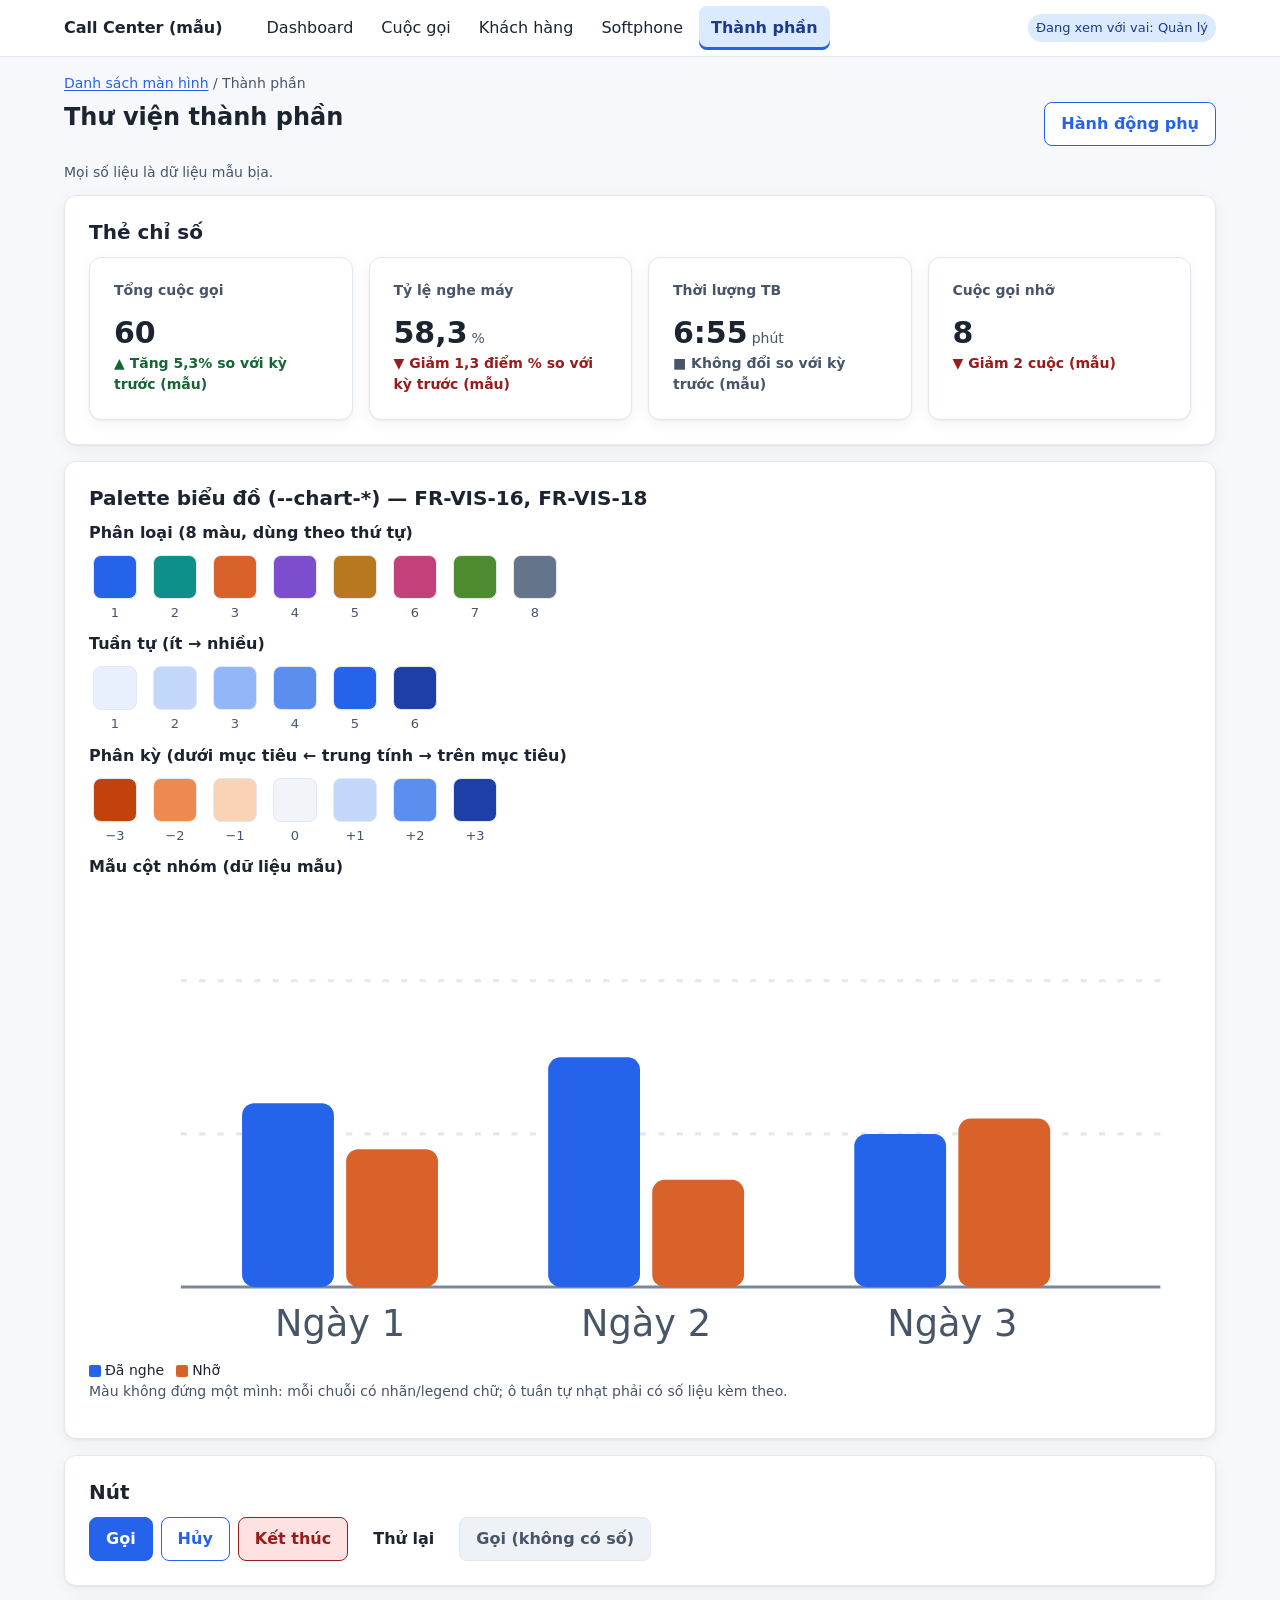
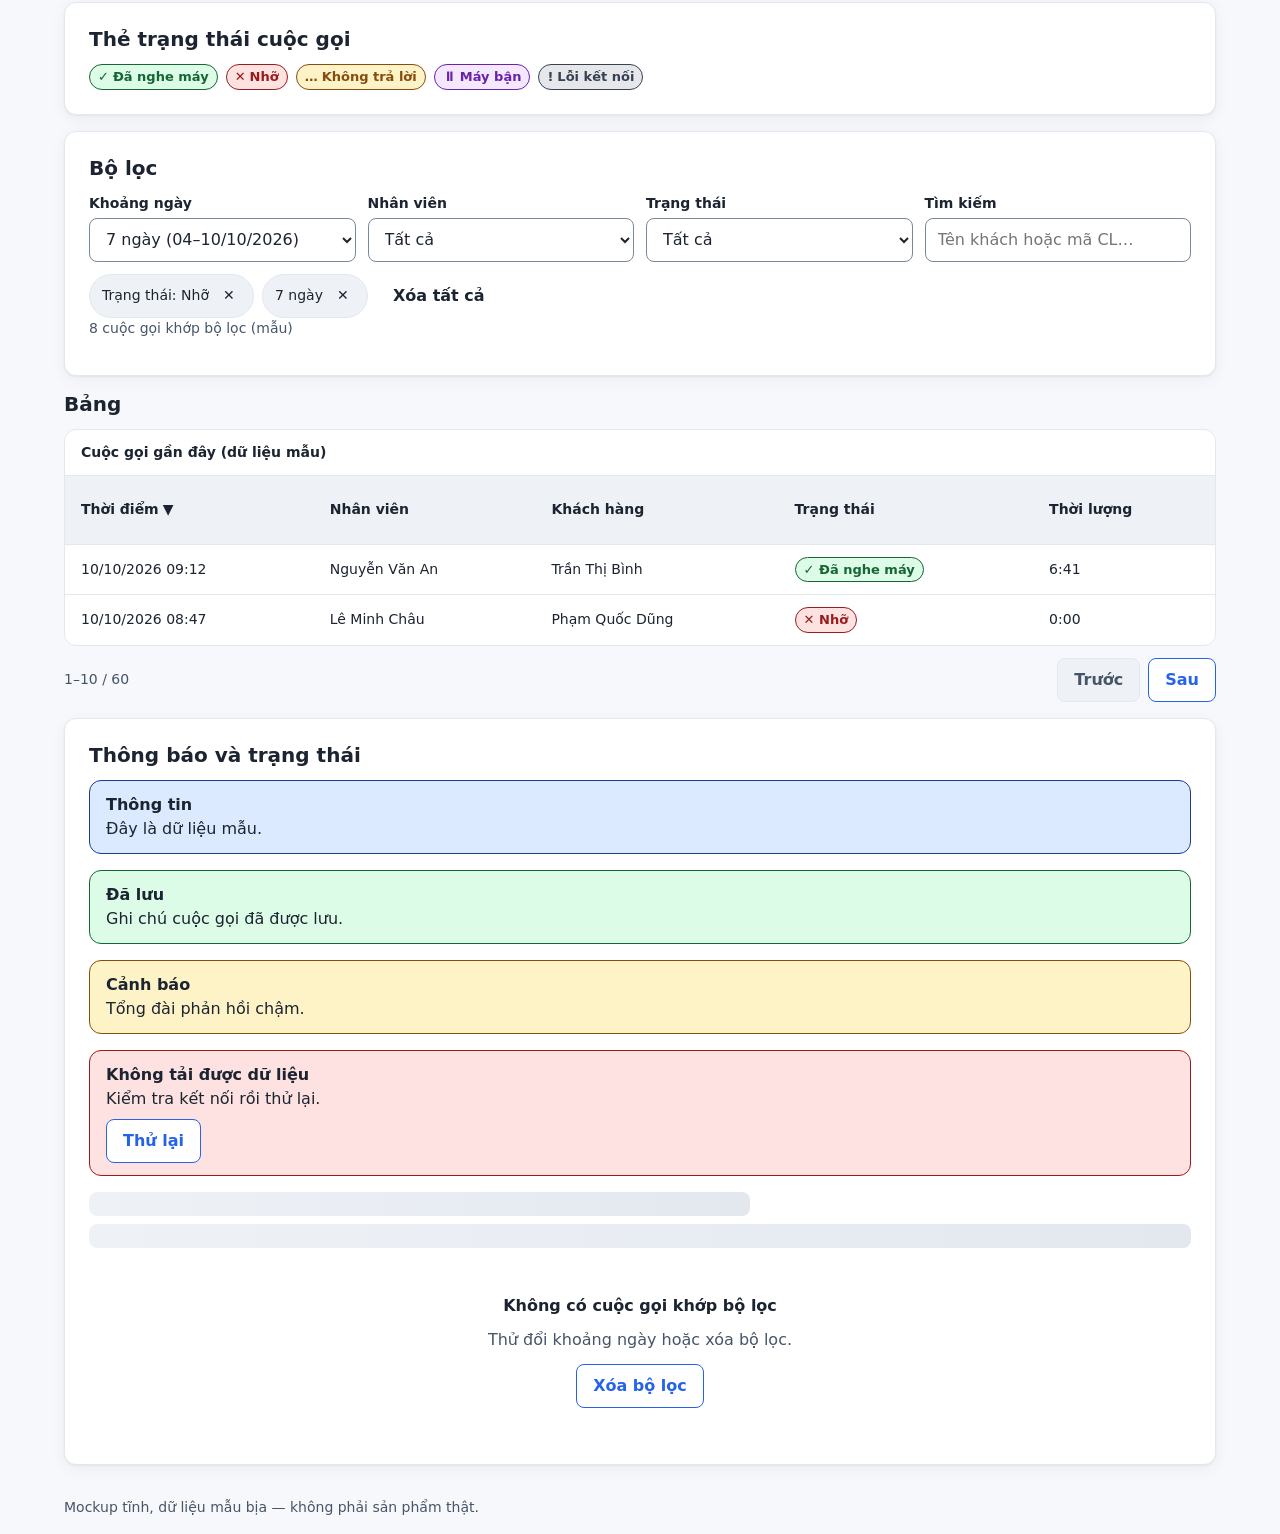
<file: components.html>
<!DOCTYPE html>
<html lang="vi">
<head>
<meta charset="utf-8">
<meta name="viewport" content="width=device-width, initial-scale=1">
<title>Thư viện thành phần – Dashboard Call Center</title>
<link rel="stylesheet" href="style.css">
</head>
<body>
<a class="skip-link" href="#main">Bỏ qua điều hướng, tới nội dung chính</a>
<header class="site-header">
  <div class="site-header-inner">
    <a class="brand" href="index.html">Call Center (mẫu)</a>
    <input type="checkbox" id="nav-toggle" class="nav-toggle" aria-label="Mở hoặc đóng menu">
    <label for="nav-toggle" class="nav-toggle-label" aria-hidden="true">Menu</label>
    <nav class="main-nav" aria-label="Điều hướng chính">
      <ul>
        <li><a href="dashboard.html">Dashboard</a></li>
        <li><a href="calls.html">Cuộc gọi</a></li>
        <li><a href="customers.html">Khách hàng</a></li>
        <li><a href="softphone.html">Softphone</a></li>
        <li><a href="components.html" aria-current="page">Thành phần</a></li>
      </ul>
    </nav>
    <span class="role-badge">Đang xem với vai: Quản lý</span>
  </div>
</header>

<main id="main" class="page">
  <p class="breadcrumb"><a href="index.html">Danh sách màn hình</a> / Thành phần</p>
  <div class="page-header">
    <h1>Thư viện thành phần</h1>
    <button class="btn btn-secondary" type="button">Hành động phụ</button>
  </div>
  <p class="muted">Mọi số liệu là dữ liệu mẫu bịa.</p>

  <section aria-labelledby="h-kpi" class="card">
    <h2 id="h-kpi">Thẻ chỉ số</h2>
    <div class="grid grid-4">
      <article class="card kpi"><h3 class="kpi-label">Tổng cuộc gọi</h3><p class="kpi-value">60</p><p class="kpi-delta up">▲ Tăng 5,3% so với kỳ trước (mẫu)</p></article>
      <article class="card kpi"><h3 class="kpi-label">Tỷ lệ nghe máy</h3><p class="kpi-value">58,3<span class="kpi-unit">%</span></p><p class="kpi-delta down">▼ Giảm 1,3 điểm % so với kỳ trước (mẫu)</p></article>
      <article class="card kpi"><h3 class="kpi-label">Thời lượng TB</h3><p class="kpi-value">6:55<span class="kpi-unit">phút</span></p><p class="kpi-delta flat">■ Không đổi so với kỳ trước (mẫu)</p></article>
      <article class="card kpi"><h3 class="kpi-label">Cuộc gọi nhỡ</h3><p class="kpi-value">8</p><p class="kpi-delta down">▼ Giảm 2 cuộc (mẫu)</p></article>
    </div>
  </section>

  <section aria-labelledby="h-chart" class="card u-mt-4">
    <h2 id="h-chart">Palette biểu đồ (--chart-*) — FR-VIS-16, FR-VIS-18</h2>
    <h3>Phân loại (8 màu, dùng theo thứ tự)</h3>
    <ul class="sw-row" aria-label="Palette phân loại">
      <li><span class="sw bg-chart-1"></span>1</li><li><span class="sw bg-chart-2"></span>2</li><li><span class="sw bg-chart-3"></span>3</li><li><span class="sw bg-chart-4"></span>4</li>
      <li><span class="sw bg-chart-5"></span>5</li><li><span class="sw bg-chart-6"></span>6</li><li><span class="sw bg-chart-7"></span>7</li><li><span class="sw bg-chart-8"></span>8</li>
    </ul>
    <h3>Tuần tự (ít → nhiều)</h3>
    <ul class="sw-row" aria-label="Palette tuần tự">
      <li><span class="sw bg-seq-1"></span>1</li><li><span class="sw bg-seq-2"></span>2</li><li><span class="sw bg-seq-3"></span>3</li><li><span class="sw bg-seq-4"></span>4</li><li><span class="sw bg-seq-5"></span>5</li><li><span class="sw bg-seq-6"></span>6</li>
    </ul>
    <h3>Phân kỳ (dưới mục tiêu ← trung tính → trên mục tiêu)</h3>
    <ul class="sw-row" aria-label="Palette phân kỳ">
      <li><span class="sw bg-div-n3"></span>−3</li><li><span class="sw bg-div-n2"></span>−2</li><li><span class="sw bg-div-n1"></span>−1</li><li><span class="sw bg-div-0"></span>0</li>
      <li><span class="sw bg-div-p1"></span>+1</li><li><span class="sw bg-div-p2"></span>+2</li><li><span class="sw bg-div-p3"></span>+3</li>
    </ul>
    <h3>Mẫu cột nhóm (dữ liệu mẫu)</h3>
    <svg class="chart" viewBox="0 0 360 150" role="img" aria-label="Cột nhóm mẫu: hai chuỗi trên ba ngày. Ngày 1: 12 và 9; ngày 2: 15 và 7; ngày 3: 10 và 11.">
      <line class="grid-line" x1="30" x2="350" y1="30" y2="30"/><line class="grid-line" x1="30" x2="350" y1="80" y2="80"/>
      <line class="axis" x1="30" x2="350" y1="130" y2="130"/>
      <rect x="50" y="70" width="30" height="60" rx="4" fill="var(--chart-1)"/><rect x="84" y="85" width="30" height="45" rx="4" fill="var(--chart-3)"/>
      <rect x="150" y="55" width="30" height="75" rx="4" fill="var(--chart-1)"/><rect x="184" y="95" width="30" height="35" rx="4" fill="var(--chart-3)"/>
      <rect x="250" y="80" width="30" height="50" rx="4" fill="var(--chart-1)"/><rect x="284" y="75" width="30" height="55" rx="4" fill="var(--chart-3)"/>
      <text class="lbl" x="82" y="146" text-anchor="middle">Ngày 1</text><text class="lbl" x="182" y="146" text-anchor="middle">Ngày 2</text><text class="lbl" x="282" y="146" text-anchor="middle">Ngày 3</text>
    </svg>
    <ul class="legend"><li><span class="swatch bg-chart-1"></span>Đã nghe</li><li><span class="swatch bg-chart-3"></span>Nhỡ</li></ul>
    <p class="muted">Màu không đứng một mình: mỗi chuỗi có nhãn/legend chữ; ô tuần tự nhạt phải có số liệu kèm theo.</p>
  </section>

  <section aria-labelledby="h-btn" class="card u-mt-4">
    <h2 id="h-btn">Nút</h2>
    <div class="btn-group">
      <button class="btn" type="button">Gọi</button>
      <button class="btn btn-secondary" type="button">Hủy</button>
      <button class="btn btn-danger" type="button">Kết thúc</button>
      <button class="btn btn-ghost" type="button">Thử lại</button>
      <button class="btn" type="button" disabled>Gọi (không có số)</button>
    </div>
  </section>

  <section aria-labelledby="h-badge" class="card u-mt-4">
    <h2 id="h-badge">Thẻ trạng thái cuộc gọi</h2>
    <div class="btn-group">
      <span class="badge badge-completed"><span aria-hidden="true">✓</span> Đã nghe máy</span>
      <span class="badge badge-missed"><span aria-hidden="true">✕</span> Nhỡ</span>
      <span class="badge badge-no_answer"><span aria-hidden="true">…</span> Không trả lời</span>
      <span class="badge badge-busy"><span aria-hidden="true">⏸</span> Máy bận</span>
      <span class="badge badge-failed"><span aria-hidden="true">!</span> Lỗi kết nối</span>
    </div>
  </section>

  <section aria-labelledby="h-filter" class="card u-mt-4">
    <h2 id="h-filter">Bộ lọc</h2>
    <form class="filter-bar" onsubmit="return false">
      <input type="checkbox" id="filter-switch" class="filter-switch" aria-label="Mở hoặc đóng bộ lọc">
      <label for="filter-switch" class="filter-label" aria-hidden="true">Bộ lọc (2)</label>
      <div class="filter-body">
        <div class="field"><label for="f-range">Khoảng ngày</label>
          <select id="f-range"><option>7 ngày (04–10/10/2026)</option><option>Hôm nay</option><option>30 ngày</option><option>Tùy chọn</option></select></div>
        <div class="field"><label for="f-agent">Nhân viên</label>
          <select id="f-agent"><option>Tất cả</option><option>Nguyễn Văn An (mẫu)</option></select></div>
        <div class="field"><label for="f-status">Trạng thái</label>
          <select id="f-status"><option>Tất cả</option><option>Nhỡ</option></select></div>
        <div class="field"><label for="f-q">Tìm kiếm</label><input id="f-q" type="search" placeholder="Tên khách hoặc mã CL…"></div>
      </div>
    </form>
    <ul class="chips" aria-label="Bộ lọc đang áp dụng">
      <li class="chip">Trạng thái: Nhỡ <button type="button" aria-label="Bỏ lọc trạng thái Nhỡ">✕</button></li>
      <li class="chip">7 ngày <button type="button" aria-label="Bỏ lọc khoảng ngày">✕</button></li>
      <li><button class="btn btn-ghost" type="button">Xóa tất cả</button></li>
    </ul>
    <p class="muted" role="status">8 cuộc gọi khớp bộ lọc (mẫu)</p>
  </section>

  <section aria-labelledby="h-table" class="u-mt-4">
    <h2 id="h-table">Bảng</h2>
    <div class="table-wrap" tabindex="0" role="region" aria-label="Bảng cuộc gọi mẫu, cuộn ngang được">
      <table class="data">
        <caption>Cuộc gọi gần đây (dữ liệu mẫu)</caption>
        <thead><tr>
          <th scope="col"><button class="sort" type="button" aria-label="Sắp xếp theo thời điểm, đang giảm dần">Thời điểm <span aria-hidden="true">▼</span></button></th>
          <th scope="col">Nhân viên</th><th scope="col">Khách hàng</th><th scope="col">Trạng thái</th><th scope="col" class="num">Thời lượng</th>
        </tr></thead>
        <tbody>
          <tr><td>10/10/2026 09:12</td><td>Nguyễn Văn An</td><td>Trần Thị Bình</td><td><span class="badge badge-completed">✓ Đã nghe máy</span></td><td class="num">6:41</td></tr>
          <tr><td>10/10/2026 08:47</td><td>Lê Minh Châu</td><td>Phạm Quốc Dũng</td><td><span class="badge badge-missed">✕ Nhỡ</span></td><td class="num">0:00</td></tr>
        </tbody>
      </table>
    </div>
    <div class="pagination"><span class="muted">1–10 / 60</span>
      <div class="btn-group"><button class="btn btn-secondary" type="button" disabled>Trước</button><button class="btn btn-secondary" type="button">Sau</button></div></div>
  </section>

  <section aria-labelledby="h-alert" class="card u-mt-4">
    <h2 id="h-alert">Thông báo và trạng thái</h2>
    <div class="grid">
      <div class="alert alert-info" role="status"><p><strong>Thông tin</strong>Đây là dữ liệu mẫu.</p></div>
      <div class="alert alert-success" role="status"><p><strong>Đã lưu</strong>Ghi chú cuộc gọi đã được lưu.</p></div>
      <div class="alert alert-warning" role="status"><p><strong>Cảnh báo</strong>Tổng đài phản hồi chậm.</p></div>
      <div class="alert alert-error" role="alert"><div><p><strong>Không tải được dữ liệu</strong>Kiểm tra kết nối rồi thử lại.</p><div class="alert-actions"><button class="btn btn-secondary" type="button">Thử lại</button></div></div></div>
      <div role="status" aria-label="Đang tải"><div class="skeleton u-sk-r60"></div><div class="skeleton u-sk-r-mt"></div></div>
      <div class="empty"><h3>Không có cuộc gọi khớp bộ lọc</h3><p>Thử đổi khoảng ngày hoặc xóa bộ lọc.</p><button class="btn btn-secondary" type="button">Xóa bộ lọc</button></div>
    </div>
  </section>
</main>
<footer class="site-footer">Mockup tĩnh, dữ liệu mẫu bịa — không phải sản phẩm thật.</footer>
<script src="assets/analytics.js" defer></script>
</body>
</html>
</file>
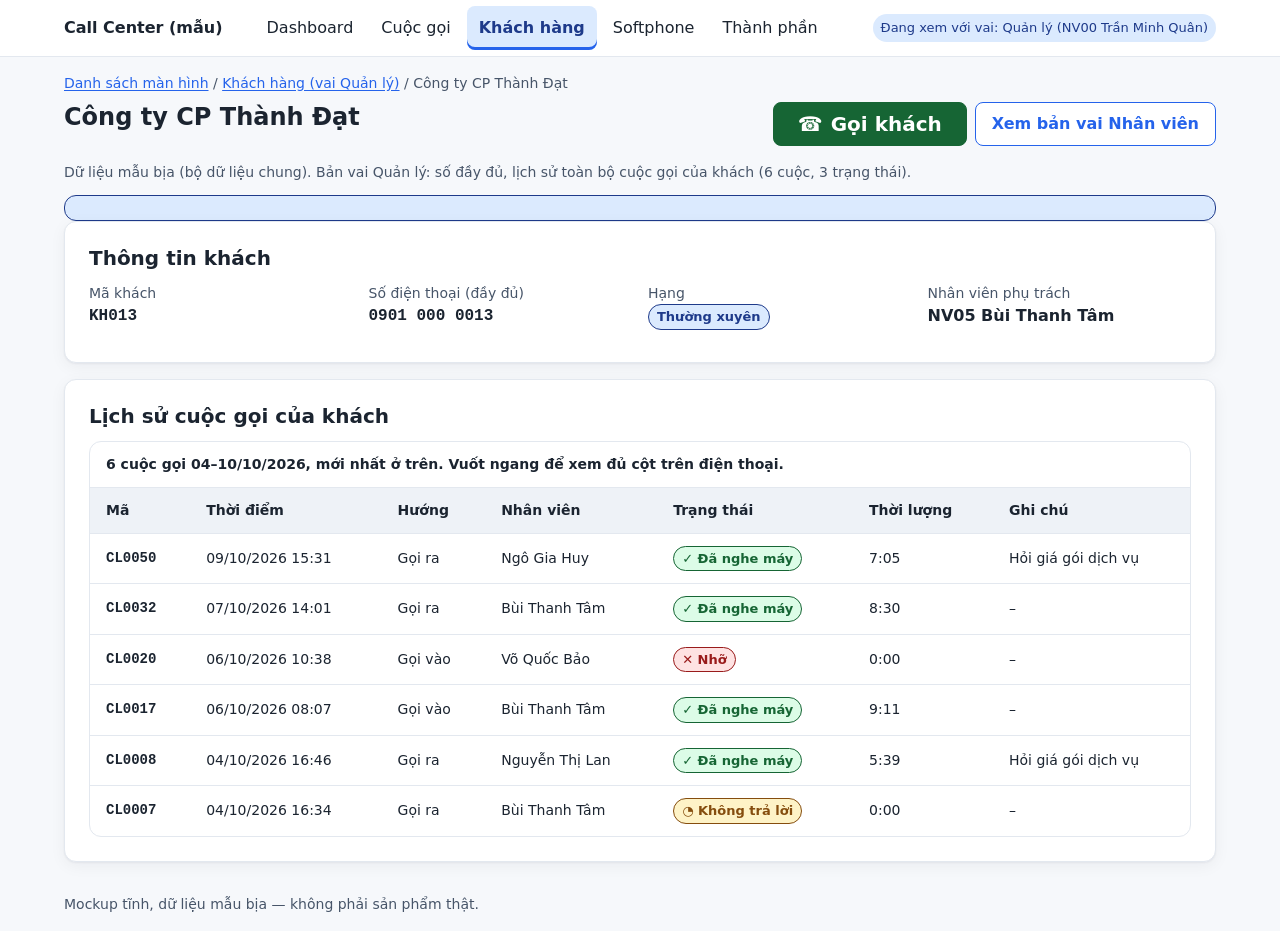
<file: customer-detail-manager.html>
<!DOCTYPE html>
<html lang="vi">
<head>
<meta charset="utf-8">
<meta name="viewport" content="width=device-width, initial-scale=1">
<title>Chi tiết khách hàng (vai Quản lý) – Call Center</title>
<link rel="stylesheet" href="style.css">
</head>
<body>
<a class="skip-link" href="#main">Bỏ qua điều hướng, tới nội dung chính</a>
<header class="site-header">
  <div class="site-header-inner">
    <a class="brand" href="index.html">Call Center (mẫu)</a>
    <input type="checkbox" id="nav-toggle" class="nav-toggle" aria-label="Mở hoặc đóng menu">
    <label for="nav-toggle" class="nav-toggle-label" aria-hidden="true">Menu</label>
    <nav class="main-nav" aria-label="Điều hướng chính">
      <ul>
        <li><a href="dashboard.html">Dashboard</a></li>
        <li><a href="calls.html">Cuộc gọi</a></li>
        <li><a href="customers.html" aria-current="page">Khách hàng</a></li>
        <li><a href="softphone.html">Softphone</a></li>
        <li><a href="components.html">Thành phần</a></li>
      </ul>
    </nav>
    <span class="role-badge">Đang xem với vai: Quản lý (NV00 Trần Minh Quân)</span>
  </div>
</header>

<main id="main" class="page">
  <p class="breadcrumb"><a href="index.html">Danh sách màn hình</a> / <a href="customers-manager.html">Khách hàng (vai Quản lý)</a> / Công ty CP Thành Đạt</p>
  <div class="page-header">
    <h1>Công ty CP Thành Đạt</h1>
    <div class="btn-group">
      <button type="button" class="btn btn-call btn-call-lg" data-call data-name="Công ty CP Thành Đạt" data-phone="0901 000 0013" aria-label="Gọi Công ty CP Thành Đạt"><span aria-hidden="true">☎</span> Gọi khách</button>
      <a class="btn btn-secondary" href="customer-detail.html">Xem bản vai Nhân viên</a>
    </div>
  </div>
  <p class="muted">Dữ liệu mẫu bịa (bộ dữ liệu chung). Bản vai Quản lý: số đầy đủ, lịch sử toàn bộ cuộc gọi của khách (6 cuộc, 3 trạng thái).</p>

  <div id="call-status" class="alert alert-info" role="status" hidden></div>

  <section class="card" aria-labelledby="h-info">
    <h2 id="h-info">Thông tin khách</h2>
    <dl class="kv">
      <div><dt>Mã khách</dt><dd class="mono">KH013</dd></div>
      <div><dt>Số điện thoại (đầy đủ)</dt><dd class="phone">0901 000 0013</dd></div>
      <div><dt>Hạng</dt><dd><span class="badge badge-info">Thường xuyên</span></dd></div>
      <div><dt>Nhân viên phụ trách</dt><dd>NV05 Bùi Thanh Tâm</dd></div>
    </dl>
  </section>

  <section class="card u-mt-4" aria-labelledby="h-hist">
    <h2 id="h-hist">Lịch sử cuộc gọi của khách</h2>
    <div class="table-wrap" role="region" aria-labelledby="cap-hist" tabindex="0">
      <table class="data">
        <caption id="cap-hist">6 cuộc gọi 04–10/10/2026, mới nhất ở trên. Vuốt ngang để xem đủ cột trên điện thoại.</caption>
        <thead>
          <tr><th scope="col">Mã</th><th scope="col">Thời điểm</th><th scope="col">Hướng</th><th scope="col">Nhân viên</th><th scope="col">Trạng thái</th><th scope="col">Thời lượng</th><th scope="col">Ghi chú</th></tr>
        </thead>
        <tbody>
          <tr><th scope="row" class="mono">CL0050</th><td>09/10/2026 15:31</td><td>Gọi ra</td><td>Ngô Gia Huy</td><td><span class="badge badge-completed">✓ Đã nghe máy</span></td><td class="num">7:05</td><td>Hỏi giá gói dịch vụ</td></tr>
          <tr><th scope="row" class="mono">CL0032</th><td>07/10/2026 14:01</td><td>Gọi ra</td><td>Bùi Thanh Tâm</td><td><span class="badge badge-completed">✓ Đã nghe máy</span></td><td class="num">8:30</td><td>–</td></tr>
          <tr><th scope="row" class="mono">CL0020</th><td>06/10/2026 10:38</td><td>Gọi vào</td><td>Võ Quốc Bảo</td><td><span class="badge badge-missed">✕ Nhỡ</span></td><td class="num">0:00</td><td>–</td></tr>
          <tr><th scope="row" class="mono">CL0017</th><td>06/10/2026 08:07</td><td>Gọi vào</td><td>Bùi Thanh Tâm</td><td><span class="badge badge-completed">✓ Đã nghe máy</span></td><td class="num">9:11</td><td>–</td></tr>
          <tr><th scope="row" class="mono">CL0008</th><td>04/10/2026 16:46</td><td>Gọi ra</td><td>Nguyễn Thị Lan</td><td><span class="badge badge-completed">✓ Đã nghe máy</span></td><td class="num">5:39</td><td>Hỏi giá gói dịch vụ</td></tr>
          <tr><th scope="row" class="mono">CL0007</th><td>04/10/2026 16:34</td><td>Gọi ra</td><td>Bùi Thanh Tâm</td><td><span class="badge badge-no_answer">◔ Không trả lời</span></td><td class="num">0:00</td><td>–</td></tr>
        </tbody>
      </table>
    </div>
  </section>
</main>

<dialog id="call-dialog" class="call-dialog" aria-labelledby="cd-title" aria-describedby="cd-desc">
  <form method="dialog">
    <h2 id="cd-title">Gọi cho khách hàng này?</h2>
    <div id="cd-desc">
      <p class="u-m0"><strong id="cd-name">Tên khách</strong></p>
      <p class="call-phone phone" id="cd-phone">0901 000 0000</p>
      <p class="muted">Vai Quản lý thấy số đầy đủ. Tổng đài sẽ quay số thay bạn.</p>
    </div>
    <div class="btn-group">
      <button type="submit" class="btn btn-secondary" value="cancel" autofocus>Hủy</button>
      <button type="submit" class="btn btn-call" value="call"><span aria-hidden="true">☎</span> Gọi</button>
    </div>
  </form>
</dialog>
<footer class="site-footer">Mockup tĩnh, dữ liệu mẫu bịa — không phải sản phẩm thật.</footer>
<script src="call-dialog.js"></script>
<script src="assets/analytics.js" defer></script>
</body>
</html>
</file>
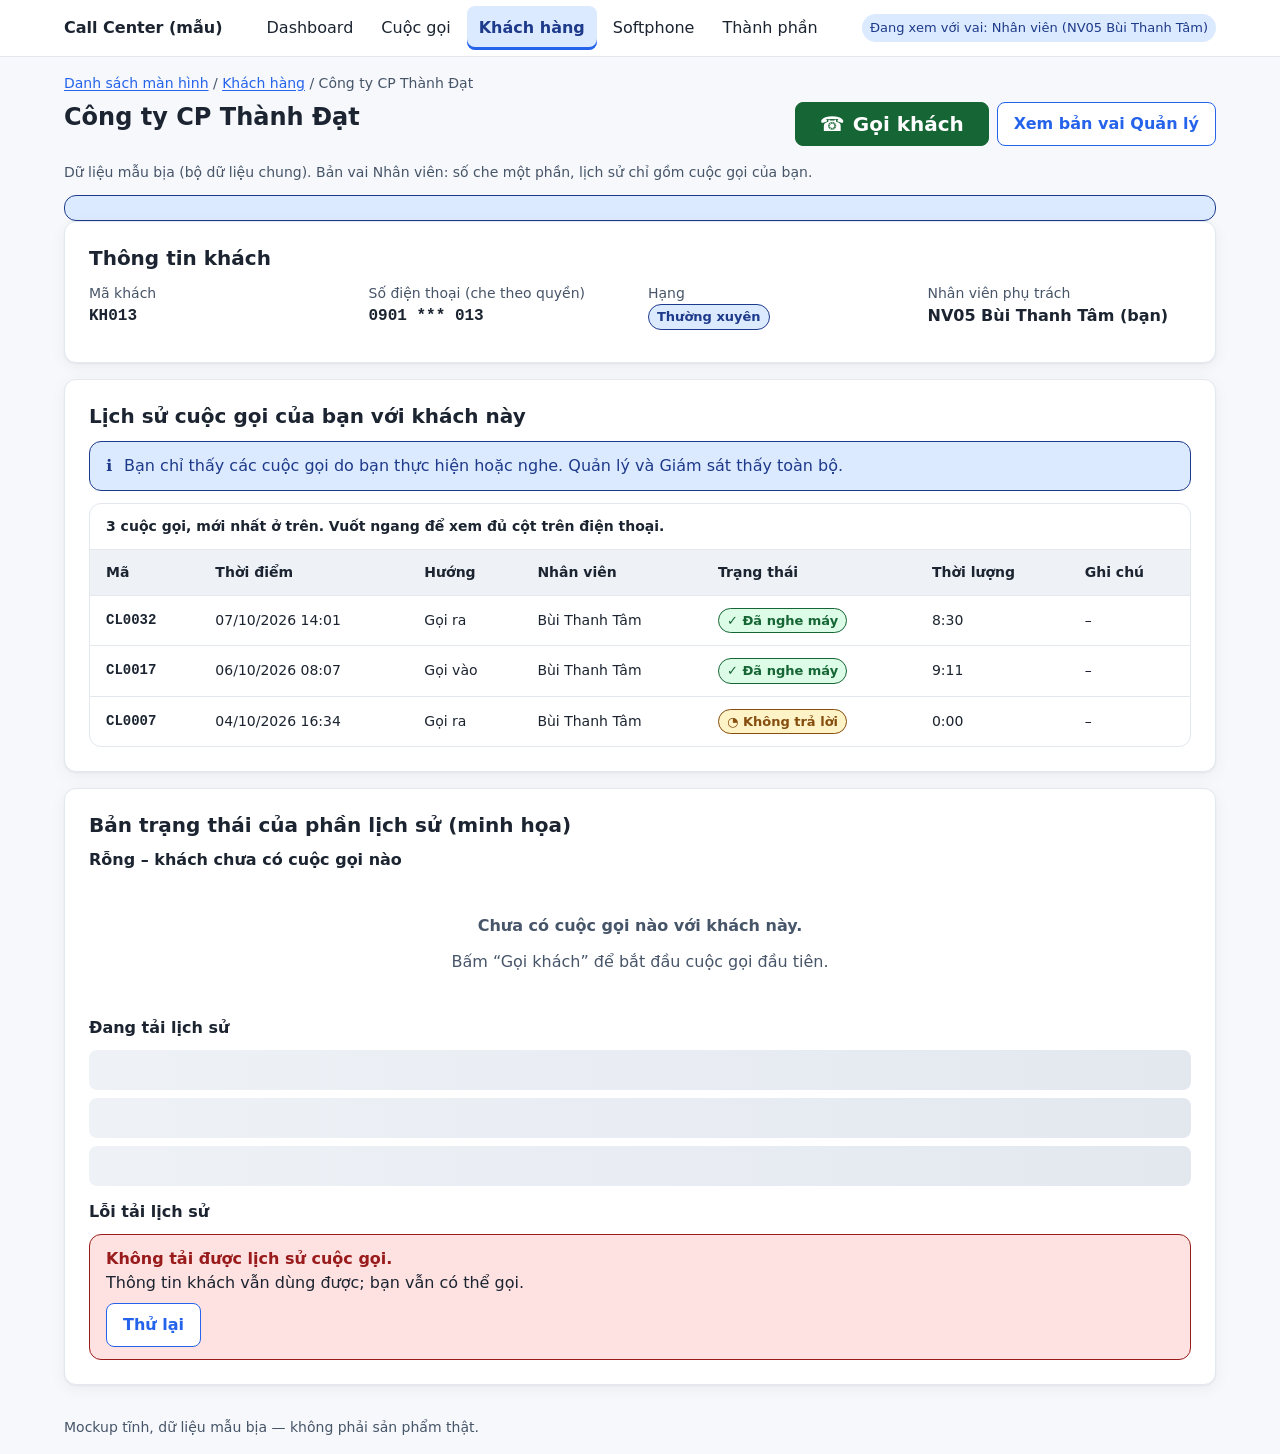
<file: customer-detail.html>
<!DOCTYPE html>
<html lang="vi">
<head>
<meta charset="utf-8">
<meta name="viewport" content="width=device-width, initial-scale=1">
<title>Chi tiết khách hàng (vai Nhân viên) – Call Center</title>
<link rel="stylesheet" href="style.css">
</head>
<body>
<a class="skip-link" href="#main">Bỏ qua điều hướng, tới nội dung chính</a>
<header class="site-header">
  <div class="site-header-inner">
    <a class="brand" href="index.html">Call Center (mẫu)</a>
    <input type="checkbox" id="nav-toggle" class="nav-toggle" aria-label="Mở hoặc đóng menu">
    <label for="nav-toggle" class="nav-toggle-label" aria-hidden="true">Menu</label>
    <nav class="main-nav" aria-label="Điều hướng chính">
      <ul>
        <li><a href="dashboard.html">Dashboard</a></li>
        <li><a href="calls.html">Cuộc gọi</a></li>
        <li><a href="customers.html" aria-current="page">Khách hàng</a></li>
        <li><a href="softphone.html">Softphone</a></li>
        <li><a href="components.html">Thành phần</a></li>
      </ul>
    </nav>
    <span class="role-badge">Đang xem với vai: Nhân viên (NV05 Bùi Thanh Tâm)</span>
  </div>
</header>

<main id="main" class="page">
  <p class="breadcrumb"><a href="index.html">Danh sách màn hình</a> / <a href="customers.html">Khách hàng</a> / Công ty CP Thành Đạt</p>
  <div class="page-header">
    <h1>Công ty CP Thành Đạt</h1>
    <div class="btn-group">
      <button type="button" class="btn btn-call btn-call-lg" data-call data-name="Công ty CP Thành Đạt" data-phone="0901 *** 013" aria-label="Gọi Công ty CP Thành Đạt"><span aria-hidden="true">☎</span> Gọi khách</button>
      <a class="btn btn-secondary" href="customer-detail-manager.html">Xem bản vai Quản lý</a>
    </div>
  </div>
  <p class="muted">Dữ liệu mẫu bịa (bộ dữ liệu chung). Bản vai Nhân viên: số che một phần, lịch sử chỉ gồm cuộc gọi của bạn.</p>

  <div id="call-status" class="alert alert-info" role="status" hidden></div>

  <section class="card" aria-labelledby="h-info">
    <h2 id="h-info">Thông tin khách</h2>
    <dl class="kv">
      <div><dt>Mã khách</dt><dd class="mono">KH013</dd></div>
      <div><dt>Số điện thoại (che theo quyền)</dt><dd class="phone">0901 *** 013</dd></div>
      <div><dt>Hạng</dt><dd><span class="badge badge-info">Thường xuyên</span></dd></div>
      <div><dt>Nhân viên phụ trách</dt><dd>NV05 Bùi Thanh Tâm (bạn)</dd></div>
    </dl>
  </section>

  <section class="card u-mt-4" aria-labelledby="h-hist">
    <h2 id="h-hist">Lịch sử cuộc gọi của bạn với khách này</h2>
    <p class="alert alert-info u-mb-3"><span aria-hidden="true">ℹ</span> Bạn chỉ thấy các cuộc gọi do bạn thực hiện hoặc nghe. Quản lý và Giám sát thấy toàn bộ.</p>
    <div class="table-wrap" role="region" aria-labelledby="cap-hist" tabindex="0">
      <table class="data">
        <caption id="cap-hist">3 cuộc gọi, mới nhất ở trên. Vuốt ngang để xem đủ cột trên điện thoại.</caption>
        <thead>
          <tr><th scope="col">Mã</th><th scope="col">Thời điểm</th><th scope="col">Hướng</th><th scope="col">Nhân viên</th><th scope="col">Trạng thái</th><th scope="col">Thời lượng</th><th scope="col">Ghi chú</th></tr>
        </thead>
        <tbody>
          <tr><th scope="row" class="mono">CL0032</th><td>07/10/2026 14:01</td><td>Gọi ra</td><td>Bùi Thanh Tâm</td><td><span class="badge badge-completed">✓ Đã nghe máy</span></td><td class="num">8:30</td><td>–</td></tr>
          <tr><th scope="row" class="mono">CL0017</th><td>06/10/2026 08:07</td><td>Gọi vào</td><td>Bùi Thanh Tâm</td><td><span class="badge badge-completed">✓ Đã nghe máy</span></td><td class="num">9:11</td><td>–</td></tr>
          <tr><th scope="row" class="mono">CL0007</th><td>04/10/2026 16:34</td><td>Gọi ra</td><td>Bùi Thanh Tâm</td><td><span class="badge badge-no_answer">◔ Không trả lời</span></td><td class="num">0:00</td><td>–</td></tr>
        </tbody>
      </table>
    </div>
  </section>

  <section class="card u-mt-4" aria-labelledby="h-states">
    <h2 id="h-states">Bản trạng thái của phần lịch sử (minh họa)</h2>
    <h3 id="rong">Rỗng – khách chưa có cuộc gọi nào</h3>
    <div class="empty" role="status">
      <p><strong>Chưa có cuộc gọi nào với khách này.</strong></p>
      <p>Bấm “Gọi khách” để bắt đầu cuộc gọi đầu tiên.</p>
    </div>
    <h3 id="dang-tai">Đang tải lịch sử</h3>
    <div aria-busy="true" role="status"><span class="sr-only">Đang tải lịch sử cuộc gọi…</span>
      <div class="skeleton u-sk-row"></div><div class="skeleton u-sk-row"></div><div class="skeleton u-h-40"></div>
    </div>
    <h3 id="loi" class="u-mt-4">Lỗi tải lịch sử</h3>
    <div class="alert alert-error" role="alert"><div><strong>Không tải được lịch sử cuộc gọi.</strong><p>Thông tin khách vẫn dùng được; bạn vẫn có thể gọi.</p><div class="alert-actions"><button type="button" class="btn btn-secondary">Thử lại</button></div></div></div>
  </section>
</main>

<dialog id="call-dialog" class="call-dialog" aria-labelledby="cd-title" aria-describedby="cd-desc">
  <form method="dialog">
    <h2 id="cd-title">Gọi cho khách hàng này?</h2>
    <div id="cd-desc">
      <p class="u-m0"><strong id="cd-name">Tên khách</strong></p>
      <p class="call-phone phone" id="cd-phone">0901 *** 000</p>
      <p class="muted">Số đang được che theo quyền của vai Nhân viên. Tổng đài sẽ quay số thay bạn.</p>
    </div>
    <div class="btn-group">
      <button type="submit" class="btn btn-secondary" value="cancel" autofocus>Hủy</button>
      <button type="submit" class="btn btn-call" value="call"><span aria-hidden="true">☎</span> Gọi</button>
    </div>
  </form>
</dialog>
<footer class="site-footer">Mockup tĩnh, dữ liệu mẫu bịa — không phải sản phẩm thật.</footer>
<script src="call-dialog.js"></script>
<script src="assets/analytics.js" defer></script>
</body>
</html>
</file>
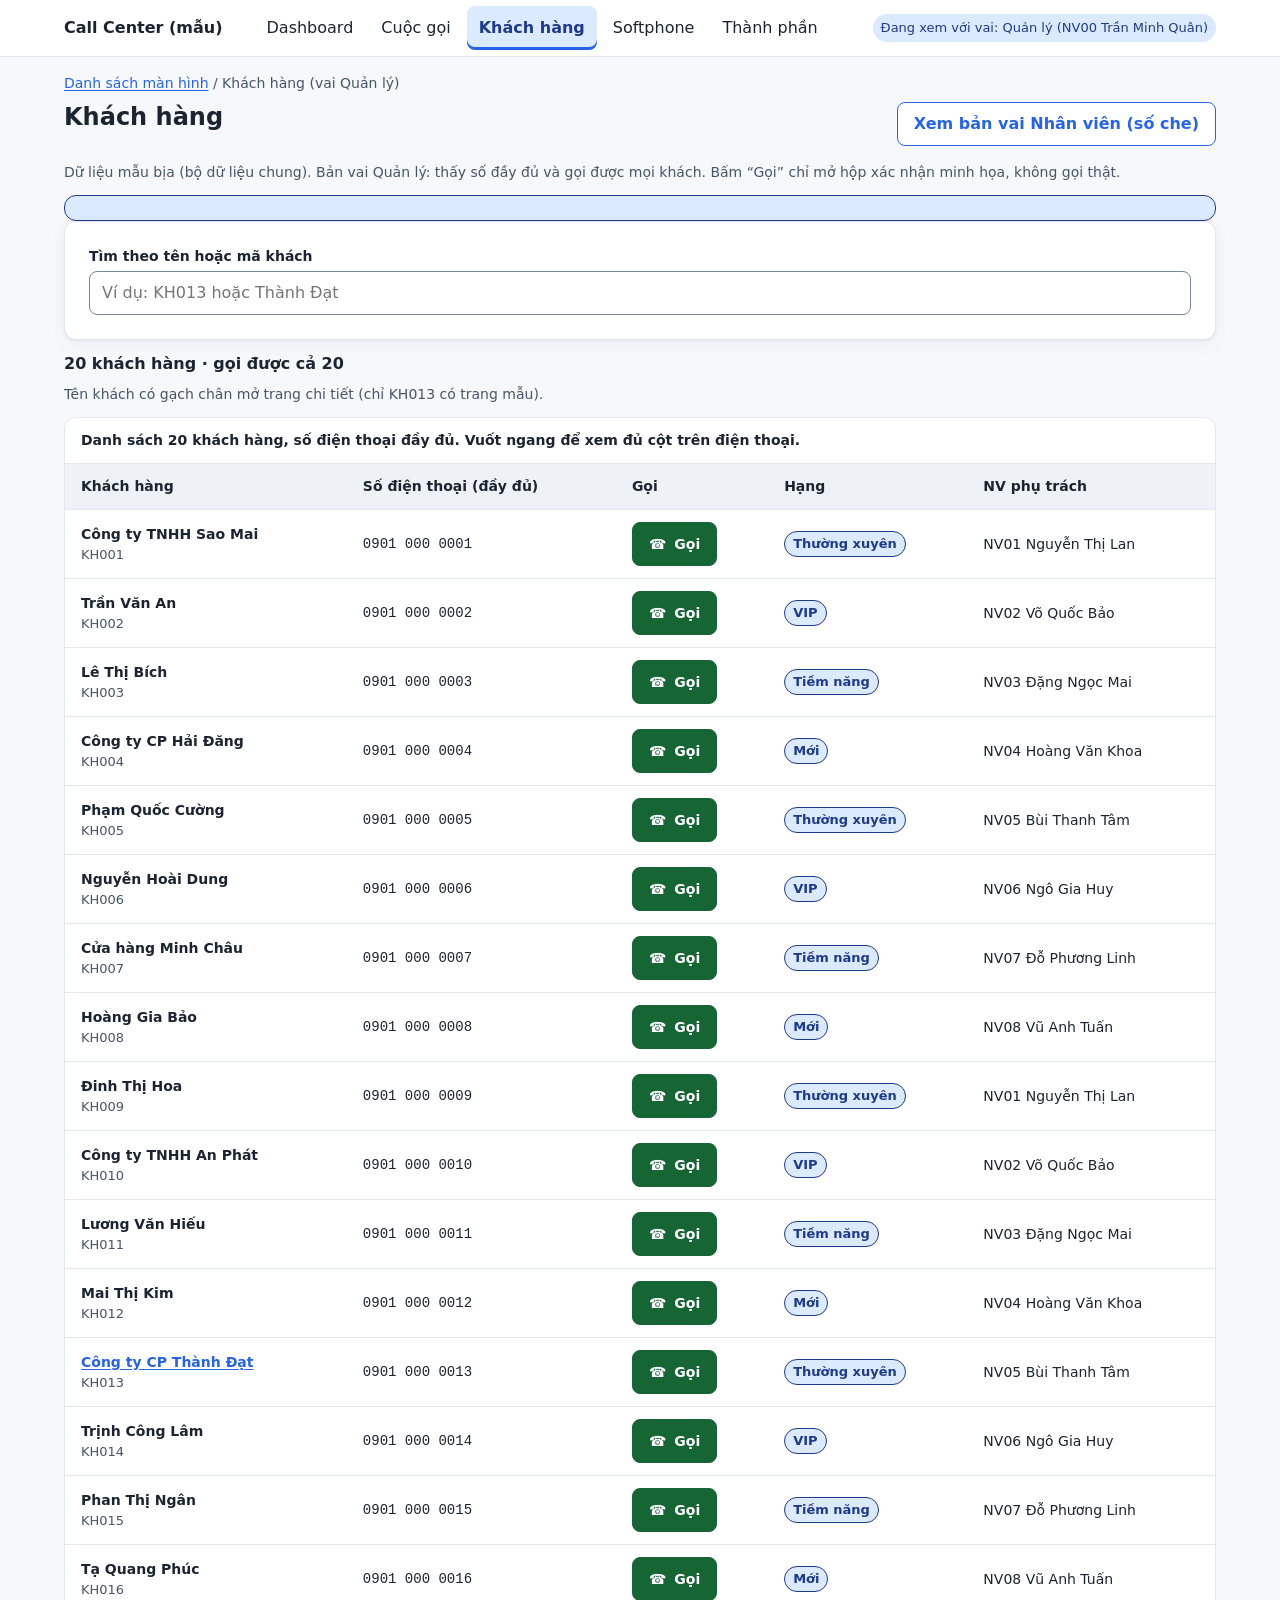
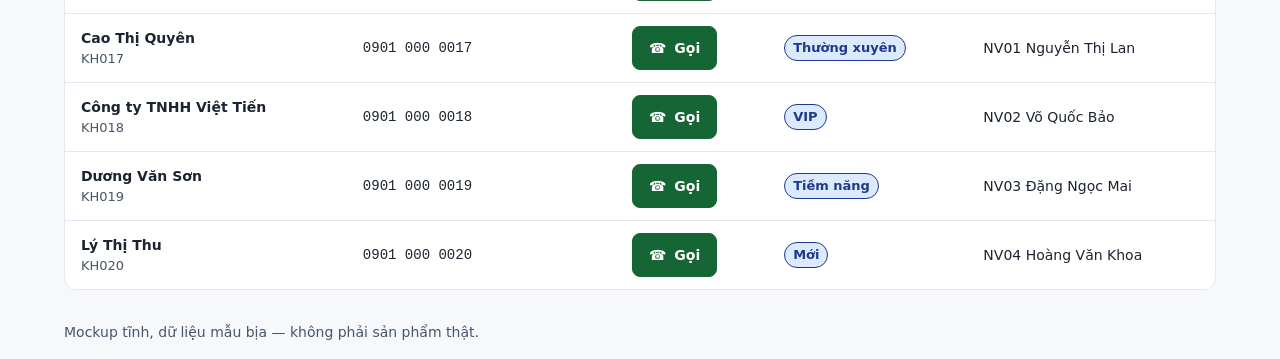
<file: customers-manager.html>
<!DOCTYPE html>
<html lang="vi">
<head>
<meta charset="utf-8">
<meta name="viewport" content="width=device-width, initial-scale=1">
<title>Khách hàng (vai Quản lý) – Call Center</title>
<link rel="stylesheet" href="style.css">
</head>
<body>
<a class="skip-link" href="#main">Bỏ qua điều hướng, tới nội dung chính</a>
<header class="site-header">
  <div class="site-header-inner">
    <a class="brand" href="index.html">Call Center (mẫu)</a>
    <input type="checkbox" id="nav-toggle" class="nav-toggle" aria-label="Mở hoặc đóng menu">
    <label for="nav-toggle" class="nav-toggle-label" aria-hidden="true">Menu</label>
    <nav class="main-nav" aria-label="Điều hướng chính">
      <ul>
        <li><a href="dashboard.html">Dashboard</a></li>
        <li><a href="calls.html">Cuộc gọi</a></li>
        <li><a href="customers.html" aria-current="page">Khách hàng</a></li>
        <li><a href="softphone.html">Softphone</a></li>
        <li><a href="components.html">Thành phần</a></li>
      </ul>
    </nav>
    <span class="role-badge">Đang xem với vai: Quản lý (NV00 Trần Minh Quân)</span>
  </div>
</header>

<main id="main" class="page">
  <p class="breadcrumb"><a href="index.html">Danh sách màn hình</a> / Khách hàng (vai Quản lý)</p>
  <div class="page-header">
    <h1>Khách hàng</h1>
    <a class="btn btn-secondary" href="customers.html">Xem bản vai Nhân viên (số che)</a>
  </div>
  <p class="muted">Dữ liệu mẫu bịa (bộ dữ liệu chung). Bản vai Quản lý: thấy số đầy đủ và gọi được mọi khách. Bấm “Gọi” chỉ mở hộp xác nhận minh họa, không gọi thật.</p>

  <div id="call-status" class="alert alert-info" role="status" hidden></div>

  <section class="card" aria-labelledby="h-search">
    <h2 id="h-search" class="sr-only">Tìm khách hàng</h2>
    <form action="#" onsubmit="return false" class="field">
      <label for="c-search">Tìm theo tên hoặc mã khách</label>
      <input type="search" id="c-search" placeholder="Ví dụ: KH013 hoặc Thành Đạt" autocomplete="off">
    </form>
  </section>

  <p class="result-count u-count" role="status">20 khách hàng · gọi được cả 20</p>
  <p class="muted">Tên khách có gạch chân mở trang chi tiết (chỉ KH013 có trang mẫu).</p>

  <div class="table-wrap" role="region" aria-labelledby="cap-cust" tabindex="0">
    <table class="data cust">
      <caption id="cap-cust">Danh sách 20 khách hàng, số điện thoại đầy đủ. Vuốt ngang để xem đủ cột trên điện thoại.</caption>
      <thead>
        <tr>
          <th scope="col">Khách hàng</th>
          <th scope="col">Số điện thoại (đầy đủ)</th>
          <th scope="col">Gọi</th>
          <th scope="col">Hạng</th>
          <th scope="col">NV phụ trách</th>
        </tr>
      </thead>
      <tbody>
        <tr><th scope="row">Công ty TNHH Sao Mai<span class="cust-id">KH001</span></th><td class="phone">0901 000 0001</td><td><button type="button" class="btn btn-call" data-call data-name="Công ty TNHH Sao Mai" data-phone="0901 000 0001" aria-label="Gọi Công ty TNHH Sao Mai"><span aria-hidden="true">☎</span> Gọi</button></td><td><span class="badge badge-info">Thường xuyên</span></td><td>NV01 Nguyễn Thị Lan</td></tr>
        <tr><th scope="row">Trần Văn An<span class="cust-id">KH002</span></th><td class="phone">0901 000 0002</td><td><button type="button" class="btn btn-call" data-call data-name="Trần Văn An" data-phone="0901 000 0002" aria-label="Gọi Trần Văn An"><span aria-hidden="true">☎</span> Gọi</button></td><td><span class="badge badge-info">VIP</span></td><td>NV02 Võ Quốc Bảo</td></tr>
        <tr><th scope="row">Lê Thị Bích<span class="cust-id">KH003</span></th><td class="phone">0901 000 0003</td><td><button type="button" class="btn btn-call" data-call data-name="Lê Thị Bích" data-phone="0901 000 0003" aria-label="Gọi Lê Thị Bích"><span aria-hidden="true">☎</span> Gọi</button></td><td><span class="badge badge-info">Tiềm năng</span></td><td>NV03 Đặng Ngọc Mai</td></tr>
        <tr><th scope="row">Công ty CP Hải Đăng<span class="cust-id">KH004</span></th><td class="phone">0901 000 0004</td><td><button type="button" class="btn btn-call" data-call data-name="Công ty CP Hải Đăng" data-phone="0901 000 0004" aria-label="Gọi Công ty CP Hải Đăng"><span aria-hidden="true">☎</span> Gọi</button></td><td><span class="badge badge-info">Mới</span></td><td>NV04 Hoàng Văn Khoa</td></tr>
        <tr><th scope="row">Phạm Quốc Cường<span class="cust-id">KH005</span></th><td class="phone">0901 000 0005</td><td><button type="button" class="btn btn-call" data-call data-name="Phạm Quốc Cường" data-phone="0901 000 0005" aria-label="Gọi Phạm Quốc Cường"><span aria-hidden="true">☎</span> Gọi</button></td><td><span class="badge badge-info">Thường xuyên</span></td><td>NV05 Bùi Thanh Tâm</td></tr>
        <tr><th scope="row">Nguyễn Hoài Dung<span class="cust-id">KH006</span></th><td class="phone">0901 000 0006</td><td><button type="button" class="btn btn-call" data-call data-name="Nguyễn Hoài Dung" data-phone="0901 000 0006" aria-label="Gọi Nguyễn Hoài Dung"><span aria-hidden="true">☎</span> Gọi</button></td><td><span class="badge badge-info">VIP</span></td><td>NV06 Ngô Gia Huy</td></tr>
        <tr><th scope="row">Cửa hàng Minh Châu<span class="cust-id">KH007</span></th><td class="phone">0901 000 0007</td><td><button type="button" class="btn btn-call" data-call data-name="Cửa hàng Minh Châu" data-phone="0901 000 0007" aria-label="Gọi Cửa hàng Minh Châu"><span aria-hidden="true">☎</span> Gọi</button></td><td><span class="badge badge-info">Tiềm năng</span></td><td>NV07 Đỗ Phương Linh</td></tr>
        <tr><th scope="row">Hoàng Gia Bảo<span class="cust-id">KH008</span></th><td class="phone">0901 000 0008</td><td><button type="button" class="btn btn-call" data-call data-name="Hoàng Gia Bảo" data-phone="0901 000 0008" aria-label="Gọi Hoàng Gia Bảo"><span aria-hidden="true">☎</span> Gọi</button></td><td><span class="badge badge-info">Mới</span></td><td>NV08 Vũ Anh Tuấn</td></tr>
        <tr><th scope="row">Đinh Thị Hoa<span class="cust-id">KH009</span></th><td class="phone">0901 000 0009</td><td><button type="button" class="btn btn-call" data-call data-name="Đinh Thị Hoa" data-phone="0901 000 0009" aria-label="Gọi Đinh Thị Hoa"><span aria-hidden="true">☎</span> Gọi</button></td><td><span class="badge badge-info">Thường xuyên</span></td><td>NV01 Nguyễn Thị Lan</td></tr>
        <tr><th scope="row">Công ty TNHH An Phát<span class="cust-id">KH010</span></th><td class="phone">0901 000 0010</td><td><button type="button" class="btn btn-call" data-call data-name="Công ty TNHH An Phát" data-phone="0901 000 0010" aria-label="Gọi Công ty TNHH An Phát"><span aria-hidden="true">☎</span> Gọi</button></td><td><span class="badge badge-info">VIP</span></td><td>NV02 Võ Quốc Bảo</td></tr>
        <tr><th scope="row">Lương Văn Hiếu<span class="cust-id">KH011</span></th><td class="phone">0901 000 0011</td><td><button type="button" class="btn btn-call" data-call data-name="Lương Văn Hiếu" data-phone="0901 000 0011" aria-label="Gọi Lương Văn Hiếu"><span aria-hidden="true">☎</span> Gọi</button></td><td><span class="badge badge-info">Tiềm năng</span></td><td>NV03 Đặng Ngọc Mai</td></tr>
        <tr><th scope="row">Mai Thị Kim<span class="cust-id">KH012</span></th><td class="phone">0901 000 0012</td><td><button type="button" class="btn btn-call" data-call data-name="Mai Thị Kim" data-phone="0901 000 0012" aria-label="Gọi Mai Thị Kim"><span aria-hidden="true">☎</span> Gọi</button></td><td><span class="badge badge-info">Mới</span></td><td>NV04 Hoàng Văn Khoa</td></tr>
        <tr><th scope="row"><a href="customer-detail-manager.html">Công ty CP Thành Đạt</a><span class="cust-id">KH013</span></th><td class="phone">0901 000 0013</td><td><button type="button" class="btn btn-call" data-call data-name="Công ty CP Thành Đạt" data-phone="0901 000 0013" aria-label="Gọi Công ty CP Thành Đạt"><span aria-hidden="true">☎</span> Gọi</button></td><td><span class="badge badge-info">Thường xuyên</span></td><td>NV05 Bùi Thanh Tâm</td></tr>
        <tr><th scope="row">Trịnh Công Lâm<span class="cust-id">KH014</span></th><td class="phone">0901 000 0014</td><td><button type="button" class="btn btn-call" data-call data-name="Trịnh Công Lâm" data-phone="0901 000 0014" aria-label="Gọi Trịnh Công Lâm"><span aria-hidden="true">☎</span> Gọi</button></td><td><span class="badge badge-info">VIP</span></td><td>NV06 Ngô Gia Huy</td></tr>
        <tr><th scope="row">Phan Thị Ngân<span class="cust-id">KH015</span></th><td class="phone">0901 000 0015</td><td><button type="button" class="btn btn-call" data-call data-name="Phan Thị Ngân" data-phone="0901 000 0015" aria-label="Gọi Phan Thị Ngân"><span aria-hidden="true">☎</span> Gọi</button></td><td><span class="badge badge-info">Tiềm năng</span></td><td>NV07 Đỗ Phương Linh</td></tr>
        <tr><th scope="row">Tạ Quang Phúc<span class="cust-id">KH016</span></th><td class="phone">0901 000 0016</td><td><button type="button" class="btn btn-call" data-call data-name="Tạ Quang Phúc" data-phone="0901 000 0016" aria-label="Gọi Tạ Quang Phúc"><span aria-hidden="true">☎</span> Gọi</button></td><td><span class="badge badge-info">Mới</span></td><td>NV08 Vũ Anh Tuấn</td></tr>
        <tr><th scope="row">Cao Thị Quyên<span class="cust-id">KH017</span></th><td class="phone">0901 000 0017</td><td><button type="button" class="btn btn-call" data-call data-name="Cao Thị Quyên" data-phone="0901 000 0017" aria-label="Gọi Cao Thị Quyên"><span aria-hidden="true">☎</span> Gọi</button></td><td><span class="badge badge-info">Thường xuyên</span></td><td>NV01 Nguyễn Thị Lan</td></tr>
        <tr><th scope="row">Công ty TNHH Việt Tiến<span class="cust-id">KH018</span></th><td class="phone">0901 000 0018</td><td><button type="button" class="btn btn-call" data-call data-name="Công ty TNHH Việt Tiến" data-phone="0901 000 0018" aria-label="Gọi Công ty TNHH Việt Tiến"><span aria-hidden="true">☎</span> Gọi</button></td><td><span class="badge badge-info">VIP</span></td><td>NV02 Võ Quốc Bảo</td></tr>
        <tr><th scope="row">Dương Văn Sơn<span class="cust-id">KH019</span></th><td class="phone">0901 000 0019</td><td><button type="button" class="btn btn-call" data-call data-name="Dương Văn Sơn" data-phone="0901 000 0019" aria-label="Gọi Dương Văn Sơn"><span aria-hidden="true">☎</span> Gọi</button></td><td><span class="badge badge-info">Tiềm năng</span></td><td>NV03 Đặng Ngọc Mai</td></tr>
        <tr><th scope="row">Lý Thị Thu<span class="cust-id">KH020</span></th><td class="phone">0901 000 0020</td><td><button type="button" class="btn btn-call" data-call data-name="Lý Thị Thu" data-phone="0901 000 0020" aria-label="Gọi Lý Thị Thu"><span aria-hidden="true">☎</span> Gọi</button></td><td><span class="badge badge-info">Mới</span></td><td>NV04 Hoàng Văn Khoa</td></tr>
      </tbody>
    </table>
  </div>
</main>

<dialog id="call-dialog" class="call-dialog" aria-labelledby="cd-title" aria-describedby="cd-desc">
  <form method="dialog">
    <h2 id="cd-title">Gọi cho khách hàng này?</h2>
    <div id="cd-desc">
      <p class="u-m0"><strong id="cd-name">Tên khách</strong></p>
      <p class="call-phone phone" id="cd-phone">0901 000 0000</p>
      <p class="muted">Vai Quản lý thấy số đầy đủ. Tổng đài sẽ quay số thay bạn.</p>
    </div>
    <div class="btn-group">
      <button type="submit" class="btn btn-secondary" value="cancel" autofocus>Hủy</button>
      <button type="submit" class="btn btn-call" value="call"><span aria-hidden="true">☎</span> Gọi</button>
    </div>
  </form>
</dialog>
<footer class="site-footer">Mockup tĩnh, dữ liệu mẫu bịa — không phải sản phẩm thật.</footer>
<script src="call-dialog.js"></script>
<script src="assets/analytics.js" defer></script>
</body>
</html>
</file>
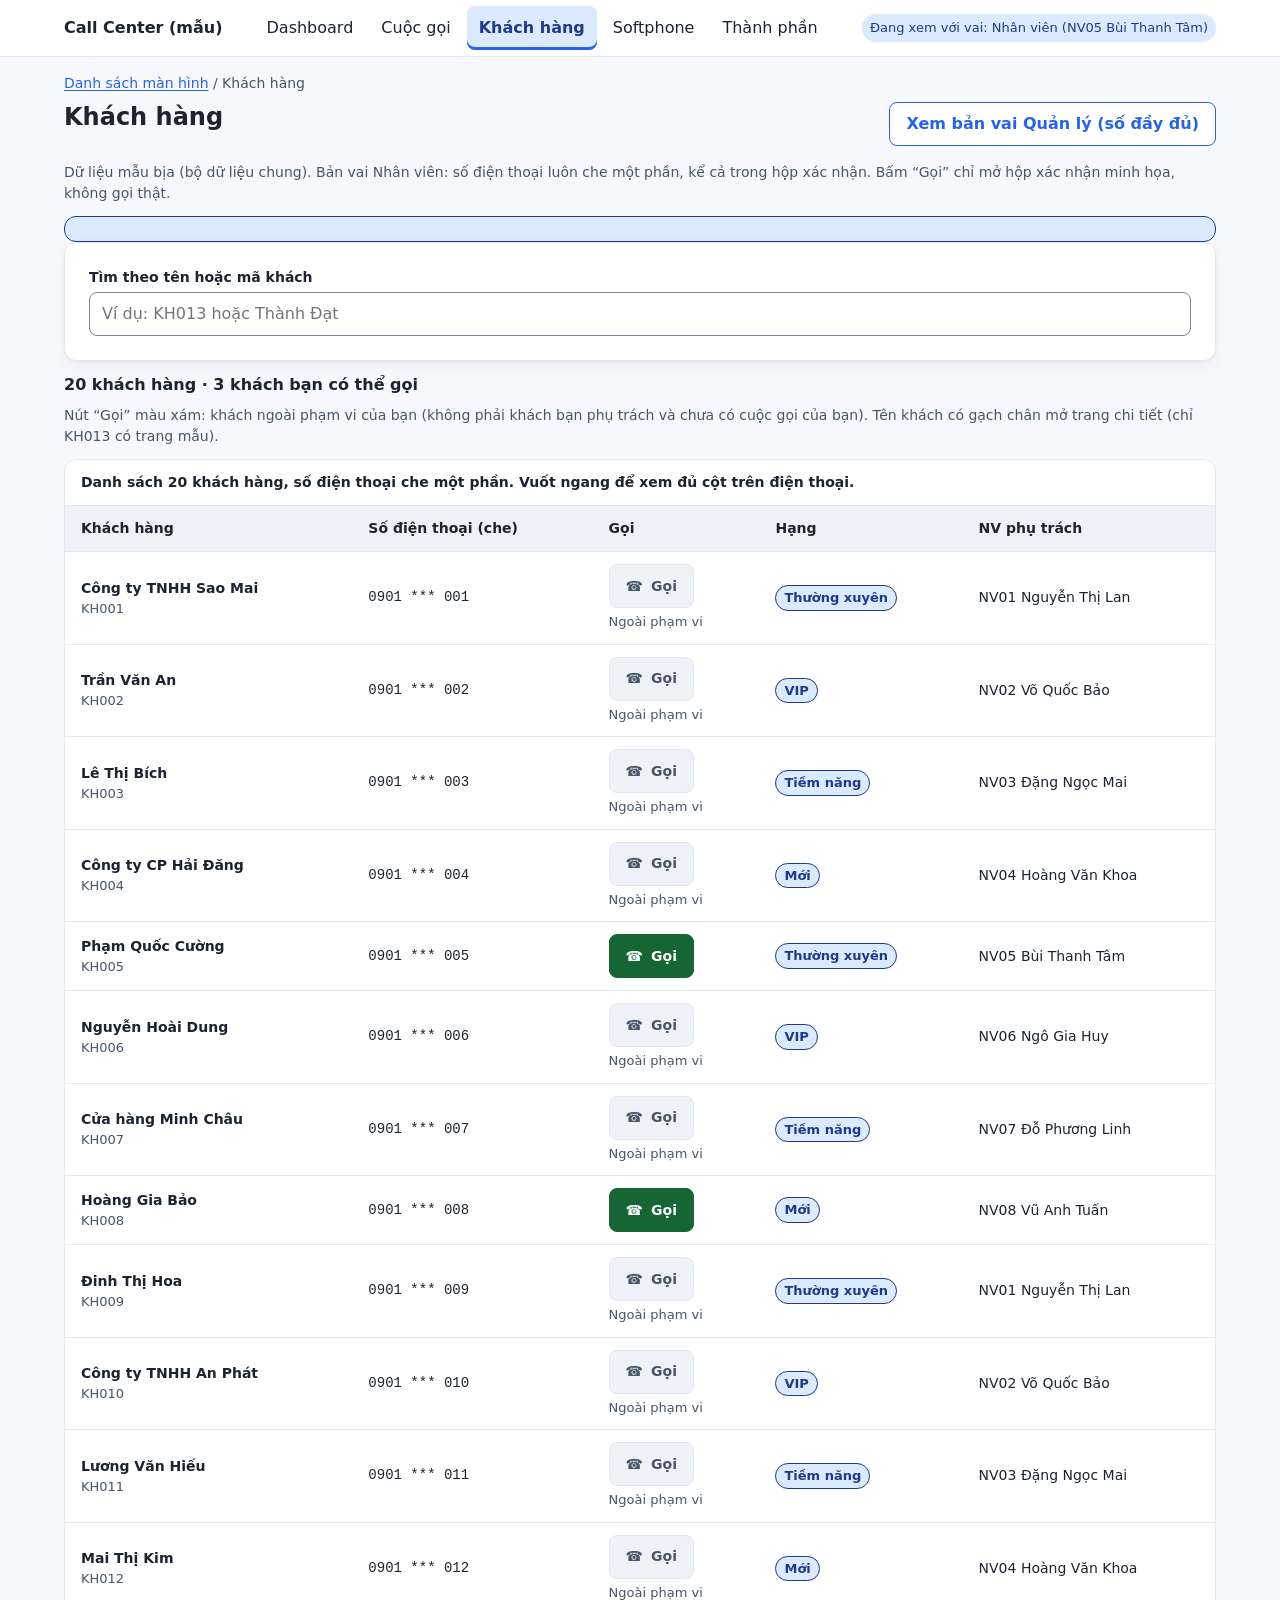
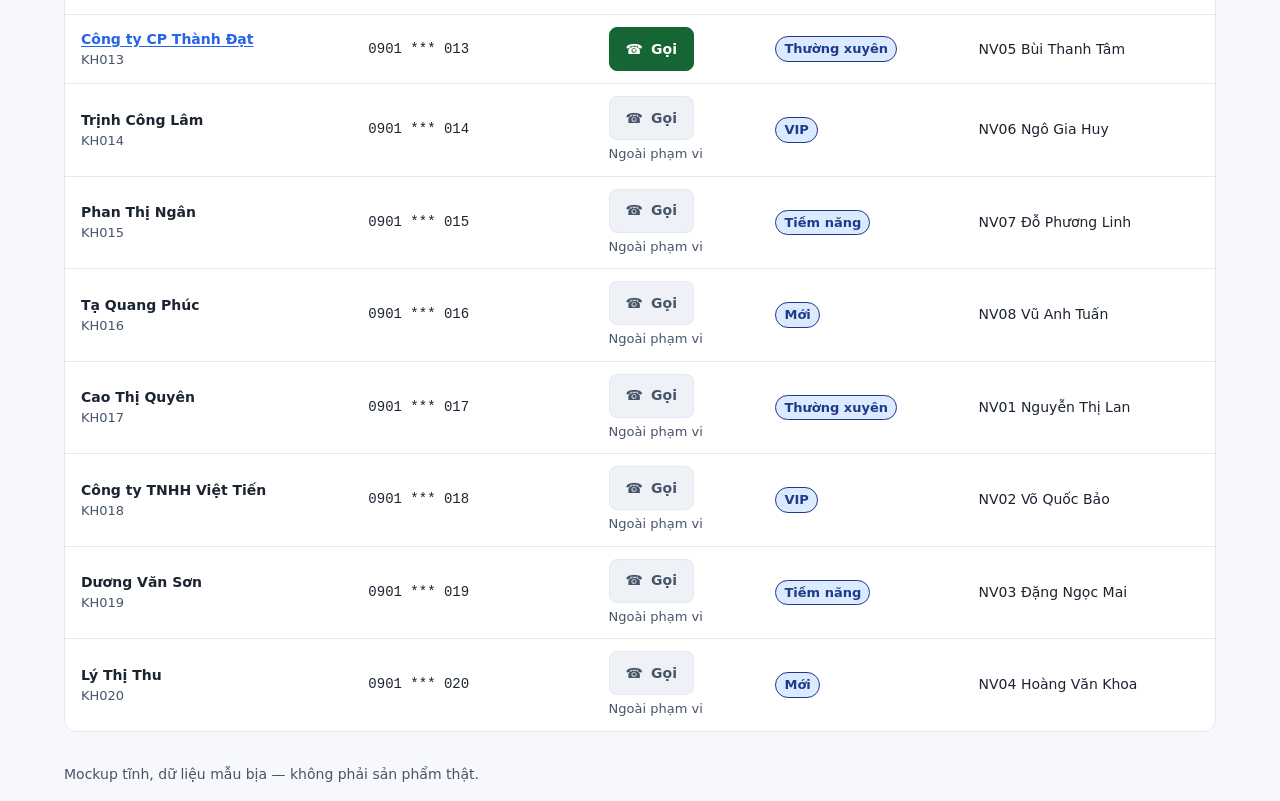
<file: customers.html>
<!DOCTYPE html>
<html lang="vi">
<head>
<meta charset="utf-8">
<meta name="viewport" content="width=device-width, initial-scale=1">
<title>Khách hàng (vai Nhân viên) – Call Center</title>
<link rel="stylesheet" href="style.css">
</head>
<body>
<a class="skip-link" href="#main">Bỏ qua điều hướng, tới nội dung chính</a>
<header class="site-header">
  <div class="site-header-inner">
    <a class="brand" href="index.html">Call Center (mẫu)</a>
    <input type="checkbox" id="nav-toggle" class="nav-toggle" aria-label="Mở hoặc đóng menu">
    <label for="nav-toggle" class="nav-toggle-label" aria-hidden="true">Menu</label>
    <nav class="main-nav" aria-label="Điều hướng chính">
      <ul>
        <li><a href="dashboard.html">Dashboard</a></li>
        <li><a href="calls.html">Cuộc gọi</a></li>
        <li><a href="customers.html" aria-current="page">Khách hàng</a></li>
        <li><a href="softphone.html">Softphone</a></li>
        <li><a href="components.html">Thành phần</a></li>
      </ul>
    </nav>
    <span class="role-badge">Đang xem với vai: Nhân viên (NV05 Bùi Thanh Tâm)</span>
  </div>
</header>

<main id="main" class="page">
  <p class="breadcrumb"><a href="index.html">Danh sách màn hình</a> / Khách hàng</p>
  <div class="page-header">
    <h1>Khách hàng</h1>
    <a class="btn btn-secondary" href="customers-manager.html">Xem bản vai Quản lý (số đầy đủ)</a>
  </div>
  <p class="muted">Dữ liệu mẫu bịa (bộ dữ liệu chung). Bản vai Nhân viên: số điện thoại luôn che một phần, kể cả trong hộp xác nhận. Bấm “Gọi” chỉ mở hộp xác nhận minh họa, không gọi thật.</p>

  <div id="call-status" class="alert alert-info" role="status" hidden></div>

  <section class="card" aria-labelledby="h-search">
    <h2 id="h-search" class="sr-only">Tìm khách hàng</h2>
    <form action="#" onsubmit="return false" class="field">
      <label for="c-search">Tìm theo tên hoặc mã khách</label>
      <input type="search" id="c-search" placeholder="Ví dụ: KH013 hoặc Thành Đạt" autocomplete="off">
    </form>
  </section>

  <p class="result-count u-count" role="status">20 khách hàng · 3 khách bạn có thể gọi</p>
  <p class="muted" id="why-scope">Nút “Gọi” màu xám: khách ngoài phạm vi của bạn (không phải khách bạn phụ trách và chưa có cuộc gọi của bạn). Tên khách có gạch chân mở trang chi tiết (chỉ KH013 có trang mẫu).</p>

  <div class="table-wrap" role="region" aria-labelledby="cap-cust" tabindex="0">
    <table class="data cust">
      <caption id="cap-cust">Danh sách 20 khách hàng, số điện thoại che một phần. Vuốt ngang để xem đủ cột trên điện thoại.</caption>
      <thead>
        <tr>
          <th scope="col">Khách hàng</th>
          <th scope="col">Số điện thoại (che)</th>
          <th scope="col">Gọi</th>
          <th scope="col">Hạng</th>
          <th scope="col">NV phụ trách</th>
        </tr>
      </thead>
      <tbody>
        <tr><th scope="row">Công ty TNHH Sao Mai<span class="cust-id">KH001</span></th><td class="phone">0901 *** 001</td><td><button type="button" class="btn btn-call" aria-disabled="true" aria-describedby="why-scope" aria-label="Gọi Công ty TNHH Sao Mai (không khả dụng, ngoài phạm vi)"><span aria-hidden="true">☎</span> Gọi</button><span class="scope-hint">Ngoài phạm vi</span></td><td><span class="badge badge-info">Thường xuyên</span></td><td>NV01 Nguyễn Thị Lan</td></tr>
        <tr><th scope="row">Trần Văn An<span class="cust-id">KH002</span></th><td class="phone">0901 *** 002</td><td><button type="button" class="btn btn-call" aria-disabled="true" aria-describedby="why-scope" aria-label="Gọi Trần Văn An (không khả dụng, ngoài phạm vi)"><span aria-hidden="true">☎</span> Gọi</button><span class="scope-hint">Ngoài phạm vi</span></td><td><span class="badge badge-info">VIP</span></td><td>NV02 Võ Quốc Bảo</td></tr>
        <tr><th scope="row">Lê Thị Bích<span class="cust-id">KH003</span></th><td class="phone">0901 *** 003</td><td><button type="button" class="btn btn-call" aria-disabled="true" aria-describedby="why-scope" aria-label="Gọi Lê Thị Bích (không khả dụng, ngoài phạm vi)"><span aria-hidden="true">☎</span> Gọi</button><span class="scope-hint">Ngoài phạm vi</span></td><td><span class="badge badge-info">Tiềm năng</span></td><td>NV03 Đặng Ngọc Mai</td></tr>
        <tr><th scope="row">Công ty CP Hải Đăng<span class="cust-id">KH004</span></th><td class="phone">0901 *** 004</td><td><button type="button" class="btn btn-call" aria-disabled="true" aria-describedby="why-scope" aria-label="Gọi Công ty CP Hải Đăng (không khả dụng, ngoài phạm vi)"><span aria-hidden="true">☎</span> Gọi</button><span class="scope-hint">Ngoài phạm vi</span></td><td><span class="badge badge-info">Mới</span></td><td>NV04 Hoàng Văn Khoa</td></tr>
        <tr><th scope="row">Phạm Quốc Cường<span class="cust-id">KH005</span></th><td class="phone">0901 *** 005</td><td><button type="button" class="btn btn-call" data-call data-name="Phạm Quốc Cường" data-phone="0901 *** 005" aria-label="Gọi Phạm Quốc Cường"><span aria-hidden="true">☎</span> Gọi</button></td><td><span class="badge badge-info">Thường xuyên</span></td><td>NV05 Bùi Thanh Tâm</td></tr>
        <tr><th scope="row">Nguyễn Hoài Dung<span class="cust-id">KH006</span></th><td class="phone">0901 *** 006</td><td><button type="button" class="btn btn-call" aria-disabled="true" aria-describedby="why-scope" aria-label="Gọi Nguyễn Hoài Dung (không khả dụng, ngoài phạm vi)"><span aria-hidden="true">☎</span> Gọi</button><span class="scope-hint">Ngoài phạm vi</span></td><td><span class="badge badge-info">VIP</span></td><td>NV06 Ngô Gia Huy</td></tr>
        <tr><th scope="row">Cửa hàng Minh Châu<span class="cust-id">KH007</span></th><td class="phone">0901 *** 007</td><td><button type="button" class="btn btn-call" aria-disabled="true" aria-describedby="why-scope" aria-label="Gọi Cửa hàng Minh Châu (không khả dụng, ngoài phạm vi)"><span aria-hidden="true">☎</span> Gọi</button><span class="scope-hint">Ngoài phạm vi</span></td><td><span class="badge badge-info">Tiềm năng</span></td><td>NV07 Đỗ Phương Linh</td></tr>
        <tr><th scope="row">Hoàng Gia Bảo<span class="cust-id">KH008</span></th><td class="phone">0901 *** 008</td><td><button type="button" class="btn btn-call" data-call data-name="Hoàng Gia Bảo" data-phone="0901 *** 008" aria-label="Gọi Hoàng Gia Bảo"><span aria-hidden="true">☎</span> Gọi</button></td><td><span class="badge badge-info">Mới</span></td><td>NV08 Vũ Anh Tuấn</td></tr>
        <tr><th scope="row">Đinh Thị Hoa<span class="cust-id">KH009</span></th><td class="phone">0901 *** 009</td><td><button type="button" class="btn btn-call" aria-disabled="true" aria-describedby="why-scope" aria-label="Gọi Đinh Thị Hoa (không khả dụng, ngoài phạm vi)"><span aria-hidden="true">☎</span> Gọi</button><span class="scope-hint">Ngoài phạm vi</span></td><td><span class="badge badge-info">Thường xuyên</span></td><td>NV01 Nguyễn Thị Lan</td></tr>
        <tr><th scope="row">Công ty TNHH An Phát<span class="cust-id">KH010</span></th><td class="phone">0901 *** 010</td><td><button type="button" class="btn btn-call" aria-disabled="true" aria-describedby="why-scope" aria-label="Gọi Công ty TNHH An Phát (không khả dụng, ngoài phạm vi)"><span aria-hidden="true">☎</span> Gọi</button><span class="scope-hint">Ngoài phạm vi</span></td><td><span class="badge badge-info">VIP</span></td><td>NV02 Võ Quốc Bảo</td></tr>
        <tr><th scope="row">Lương Văn Hiếu<span class="cust-id">KH011</span></th><td class="phone">0901 *** 011</td><td><button type="button" class="btn btn-call" aria-disabled="true" aria-describedby="why-scope" aria-label="Gọi Lương Văn Hiếu (không khả dụng, ngoài phạm vi)"><span aria-hidden="true">☎</span> Gọi</button><span class="scope-hint">Ngoài phạm vi</span></td><td><span class="badge badge-info">Tiềm năng</span></td><td>NV03 Đặng Ngọc Mai</td></tr>
        <tr><th scope="row">Mai Thị Kim<span class="cust-id">KH012</span></th><td class="phone">0901 *** 012</td><td><button type="button" class="btn btn-call" aria-disabled="true" aria-describedby="why-scope" aria-label="Gọi Mai Thị Kim (không khả dụng, ngoài phạm vi)"><span aria-hidden="true">☎</span> Gọi</button><span class="scope-hint">Ngoài phạm vi</span></td><td><span class="badge badge-info">Mới</span></td><td>NV04 Hoàng Văn Khoa</td></tr>
        <tr><th scope="row"><a href="customer-detail.html">Công ty CP Thành Đạt</a><span class="cust-id">KH013</span></th><td class="phone">0901 *** 013</td><td><button type="button" class="btn btn-call" data-call data-name="Công ty CP Thành Đạt" data-phone="0901 *** 013" aria-label="Gọi Công ty CP Thành Đạt"><span aria-hidden="true">☎</span> Gọi</button></td><td><span class="badge badge-info">Thường xuyên</span></td><td>NV05 Bùi Thanh Tâm</td></tr>
        <tr><th scope="row">Trịnh Công Lâm<span class="cust-id">KH014</span></th><td class="phone">0901 *** 014</td><td><button type="button" class="btn btn-call" aria-disabled="true" aria-describedby="why-scope" aria-label="Gọi Trịnh Công Lâm (không khả dụng, ngoài phạm vi)"><span aria-hidden="true">☎</span> Gọi</button><span class="scope-hint">Ngoài phạm vi</span></td><td><span class="badge badge-info">VIP</span></td><td>NV06 Ngô Gia Huy</td></tr>
        <tr><th scope="row">Phan Thị Ngân<span class="cust-id">KH015</span></th><td class="phone">0901 *** 015</td><td><button type="button" class="btn btn-call" aria-disabled="true" aria-describedby="why-scope" aria-label="Gọi Phan Thị Ngân (không khả dụng, ngoài phạm vi)"><span aria-hidden="true">☎</span> Gọi</button><span class="scope-hint">Ngoài phạm vi</span></td><td><span class="badge badge-info">Tiềm năng</span></td><td>NV07 Đỗ Phương Linh</td></tr>
        <tr><th scope="row">Tạ Quang Phúc<span class="cust-id">KH016</span></th><td class="phone">0901 *** 016</td><td><button type="button" class="btn btn-call" aria-disabled="true" aria-describedby="why-scope" aria-label="Gọi Tạ Quang Phúc (không khả dụng, ngoài phạm vi)"><span aria-hidden="true">☎</span> Gọi</button><span class="scope-hint">Ngoài phạm vi</span></td><td><span class="badge badge-info">Mới</span></td><td>NV08 Vũ Anh Tuấn</td></tr>
        <tr><th scope="row">Cao Thị Quyên<span class="cust-id">KH017</span></th><td class="phone">0901 *** 017</td><td><button type="button" class="btn btn-call" aria-disabled="true" aria-describedby="why-scope" aria-label="Gọi Cao Thị Quyên (không khả dụng, ngoài phạm vi)"><span aria-hidden="true">☎</span> Gọi</button><span class="scope-hint">Ngoài phạm vi</span></td><td><span class="badge badge-info">Thường xuyên</span></td><td>NV01 Nguyễn Thị Lan</td></tr>
        <tr><th scope="row">Công ty TNHH Việt Tiến<span class="cust-id">KH018</span></th><td class="phone">0901 *** 018</td><td><button type="button" class="btn btn-call" aria-disabled="true" aria-describedby="why-scope" aria-label="Gọi Công ty TNHH Việt Tiến (không khả dụng, ngoài phạm vi)"><span aria-hidden="true">☎</span> Gọi</button><span class="scope-hint">Ngoài phạm vi</span></td><td><span class="badge badge-info">VIP</span></td><td>NV02 Võ Quốc Bảo</td></tr>
        <tr><th scope="row">Dương Văn Sơn<span class="cust-id">KH019</span></th><td class="phone">0901 *** 019</td><td><button type="button" class="btn btn-call" aria-disabled="true" aria-describedby="why-scope" aria-label="Gọi Dương Văn Sơn (không khả dụng, ngoài phạm vi)"><span aria-hidden="true">☎</span> Gọi</button><span class="scope-hint">Ngoài phạm vi</span></td><td><span class="badge badge-info">Tiềm năng</span></td><td>NV03 Đặng Ngọc Mai</td></tr>
        <tr><th scope="row">Lý Thị Thu<span class="cust-id">KH020</span></th><td class="phone">0901 *** 020</td><td><button type="button" class="btn btn-call" aria-disabled="true" aria-describedby="why-scope" aria-label="Gọi Lý Thị Thu (không khả dụng, ngoài phạm vi)"><span aria-hidden="true">☎</span> Gọi</button><span class="scope-hint">Ngoài phạm vi</span></td><td><span class="badge badge-info">Mới</span></td><td>NV04 Hoàng Văn Khoa</td></tr>
      </tbody>
    </table>
  </div>
</main>

<dialog id="call-dialog" class="call-dialog" aria-labelledby="cd-title" aria-describedby="cd-desc">
  <form method="dialog">
    <h2 id="cd-title">Gọi cho khách hàng này?</h2>
    <div id="cd-desc">
      <p class="u-m0"><strong id="cd-name">Tên khách</strong></p>
      <p class="call-phone phone" id="cd-phone">0901 *** 000</p>
      <p class="muted">Số đang được che theo quyền của vai Nhân viên. Tổng đài sẽ quay số thay bạn.</p>
    </div>
    <div class="btn-group">
      <button type="submit" class="btn btn-secondary" value="cancel" autofocus>Hủy</button>
      <button type="submit" class="btn btn-call" value="call"><span aria-hidden="true">☎</span> Gọi</button>
    </div>
  </form>
</dialog>
<footer class="site-footer">Mockup tĩnh, dữ liệu mẫu bịa — không phải sản phẩm thật.</footer>
<script src="call-dialog.js"></script>
<script src="assets/analytics.js" defer></script>
</body>
</html>
</file>
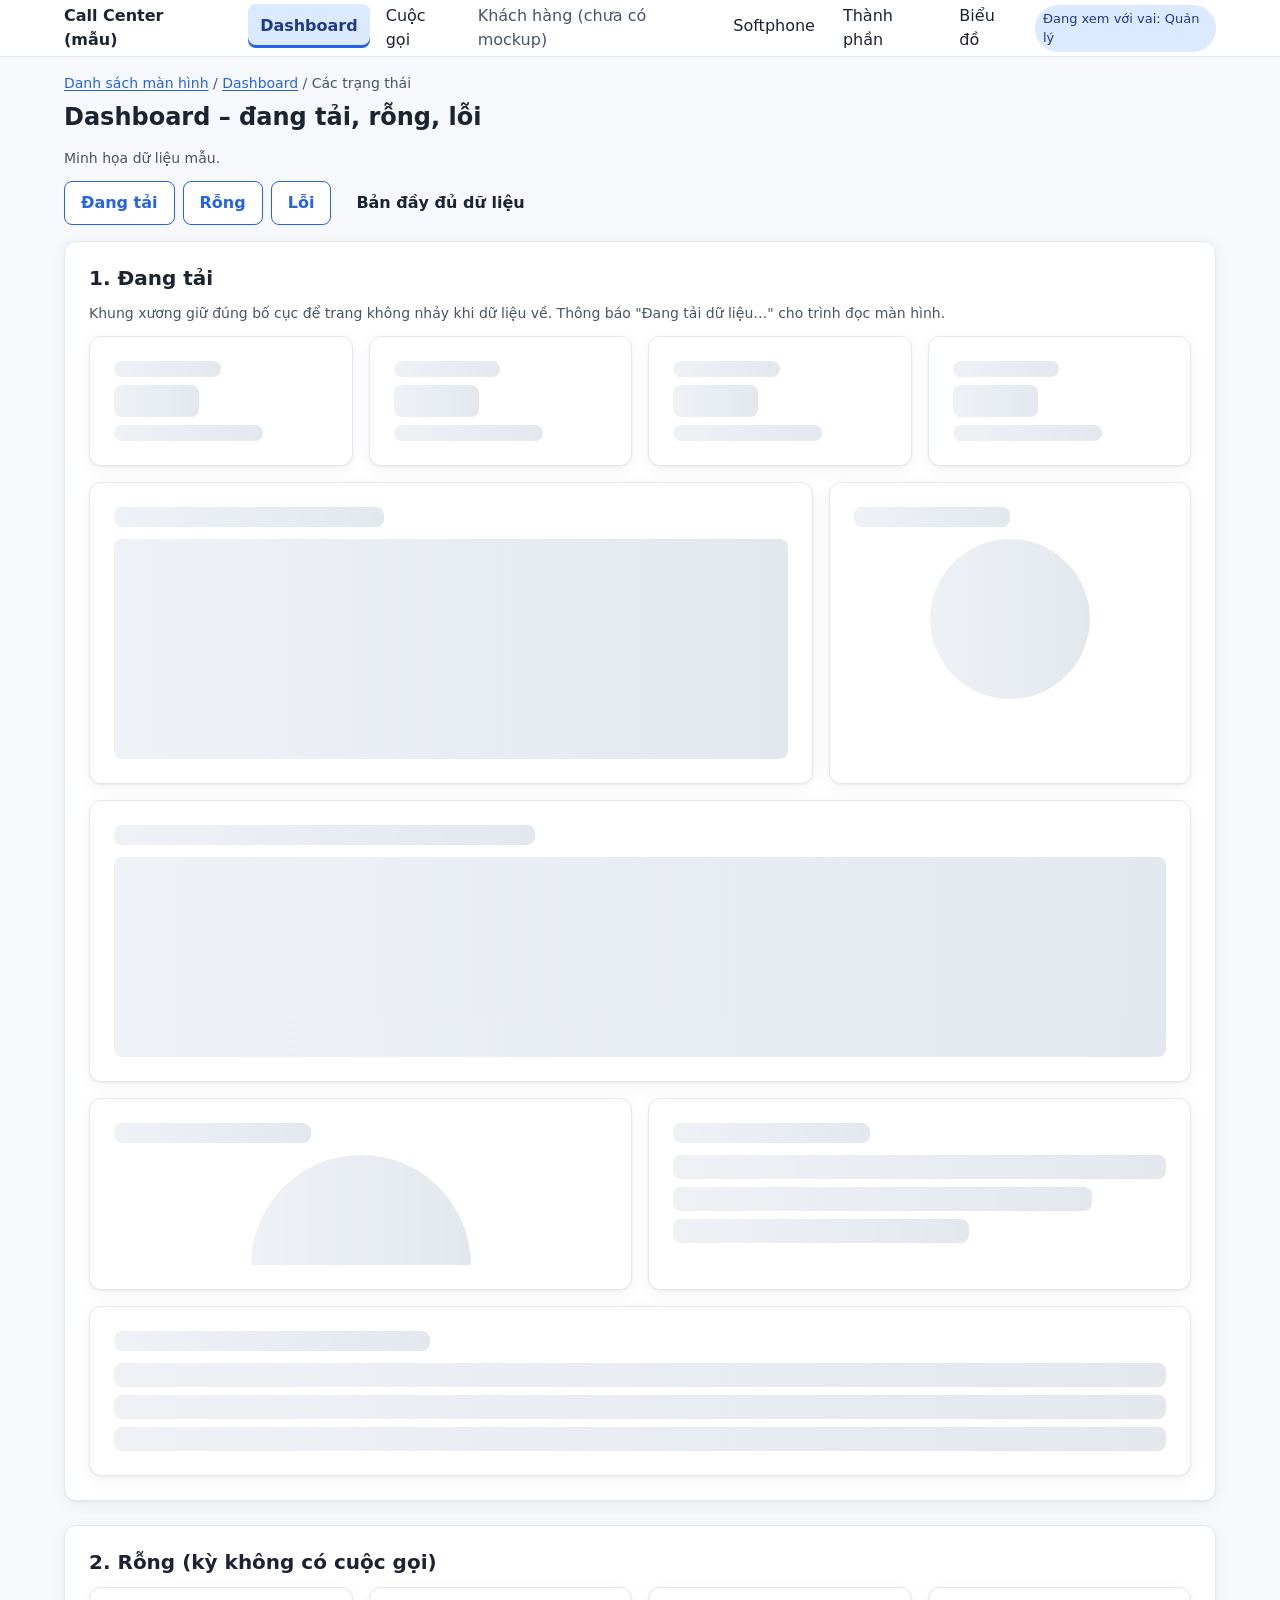
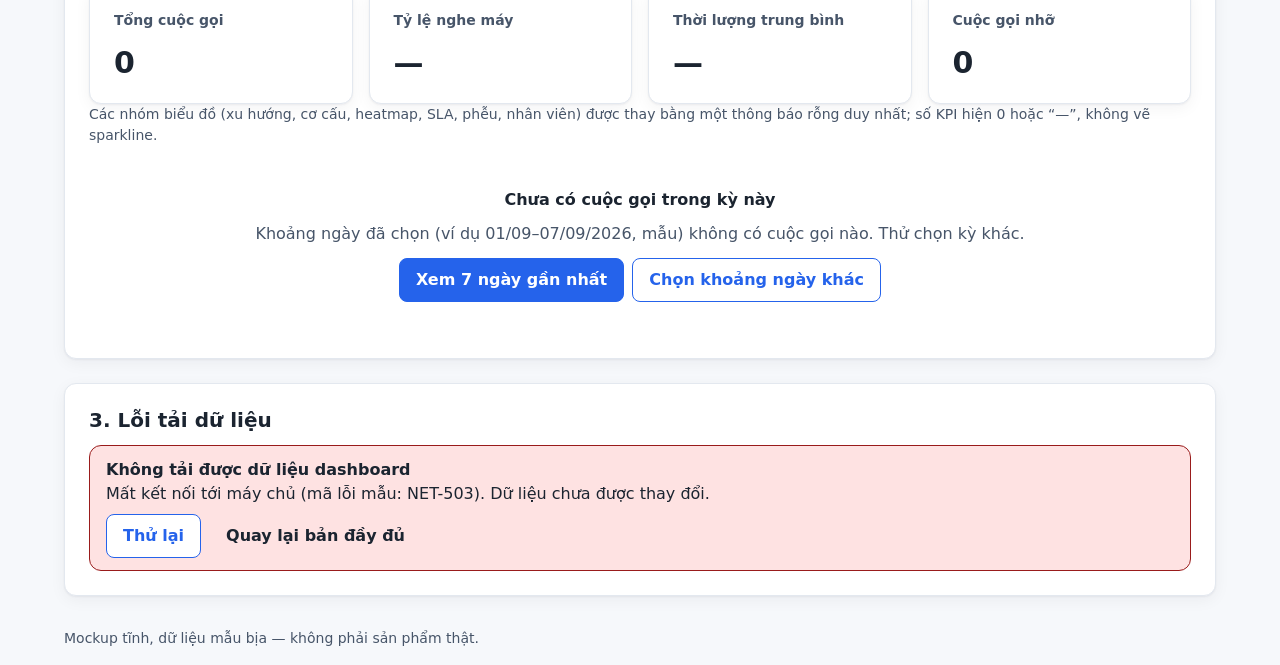
<file: dashboard-states.html>
<!DOCTYPE html>
<html lang="vi">
<head>
<meta charset="utf-8">
<meta name="viewport" content="width=device-width, initial-scale=1">
<title>Dashboard – các trạng thái</title>
<link rel="stylesheet" href="style.css">
</head>
<body>
<a class="skip-link" href="#main">Bỏ qua điều hướng, tới nội dung chính</a>
<header class="site-header">
  <div class="site-header-inner">
    <a class="brand" href="index.html">Call Center (mẫu)</a>
    <input type="checkbox" id="nav-toggle" class="nav-toggle" aria-label="Mở hoặc đóng menu">
    <label for="nav-toggle" class="nav-toggle-label" aria-hidden="true">Menu</label>
    <nav class="main-nav" aria-label="Điều hướng chính">
      <ul>
        <li><a href="dashboard.html" aria-current="page">Dashboard</a></li>
        <li><a href="calls.html">Cuộc gọi</a></li>
        <li><span class="nav-soon">Khách hàng (chưa có mockup)</span></li>
        <li><a href="softphone.html">Softphone</a></li>
        <li><a href="components.html">Thành phần</a></li>
        <li><a href="charts.html">Biểu đồ</a></li>
      </ul>
    </nav>
    <span class="role-badge">Đang xem với vai: Quản lý</span>
  </div>
</header>

<main id="main" class="page">
  <p class="breadcrumb"><a href="index.html">Danh sách màn hình</a> / <a href="dashboard.html">Dashboard</a> / Các trạng thái</p>
  <div class="page-header"><h1>Dashboard – đang tải, rỗng, lỗi</h1></div>
  <p class="muted">Minh họa dữ liệu mẫu.</p>
  <ul class="state-nav" aria-label="Chuyển tới trạng thái">
    <li><a class="btn btn-secondary" href="#dang-tai">Đang tải</a></li>
    <li><a class="btn btn-secondary" href="#rong">Rỗng</a></li>
    <li><a class="btn btn-secondary" href="#loi">Lỗi</a></li>
    <li><a class="btn btn-ghost" href="dashboard.html">Bản đầy đủ dữ liệu</a></li>
  </ul>

  <section id="dang-tai" class="card u-mb-5" aria-labelledby="h-load">
    <h2 id="h-load">1. Đang tải</h2>
    <p class="muted">Khung xương giữ đúng bố cục để trang không nhảy khi dữ liệu về. Thông báo "Đang tải dữ liệu…" cho trình đọc màn hình.</p>
    <div role="status" aria-busy="true" aria-live="polite">
      <p class="sr-only">Đang tải dữ liệu dashboard…</p>
      <div class="grid grid-4" aria-hidden="true">
        <div class="card sk-kpi"><div class="skeleton u-sk-a"></div><div class="skeleton u-sk-b"></div><div class="skeleton u-sk-c"></div></div>
        <div class="card sk-kpi"><div class="skeleton u-sk-a"></div><div class="skeleton u-sk-b"></div><div class="skeleton u-sk-c"></div></div>
        <div class="card sk-kpi"><div class="skeleton u-sk-a"></div><div class="skeleton u-sk-b"></div><div class="skeleton u-sk-c"></div></div>
        <div class="card sk-kpi"><div class="skeleton u-sk-a"></div><div class="skeleton u-sk-b"></div><div class="skeleton u-sk-c"></div></div>
      </div>
      <div class="grid grid-main u-mt-4" aria-hidden="true">
        <div class="card"><div class="skeleton u-sk-t"></div><div class="skeleton u-h-220"></div></div>
        <div class="card"><div class="skeleton u-sk-t50"></div><div class="skeleton u-sk-donut"></div></div>
      </div>
      <div class="card u-mt-4" aria-hidden="true">
        <div class="skeleton u-sk-t"></div>
        <div class="skeleton u-h-200"></div>
      </div>
      <div class="grid grid-2 u-mt-4" aria-hidden="true">
        <div class="card"><div class="skeleton u-sk-t"></div><div class="skeleton u-sk-gauge"></div></div>
        <div class="card"><div class="skeleton u-sk-t"></div><div class="skeleton u-sk-r"></div><div class="skeleton u-sk-r85"></div><div class="skeleton u-sk-r60"></div></div>
      </div>
      <div class="card u-mt-4" aria-hidden="true">
        <div class="skeleton u-sk-t30"></div>
        <div class="skeleton u-sk-r"></div><div class="skeleton u-sk-r"></div><div class="skeleton u-h-24"></div>
      </div>
    </div>
  </section>

  <section id="rong" class="card u-mb-5" aria-labelledby="h-empty">
    <h2 id="h-empty">2. Rỗng (kỳ không có cuộc gọi)</h2>
    <div class="grid grid-4" aria-label="Chỉ số kỳ không có dữ liệu">
      <article class="card kpi"><h3 class="kpi-label">Tổng cuộc gọi</h3><p class="kpi-value">0</p></article>
      <article class="card kpi"><h3 class="kpi-label">Tỷ lệ nghe máy</h3><p class="kpi-value">—</p></article>
      <article class="card kpi"><h3 class="kpi-label">Thời lượng trung bình</h3><p class="kpi-value">—</p></article>
      <article class="card kpi"><h3 class="kpi-label">Cuộc gọi nhỡ</h3><p class="kpi-value">0</p></article>
    </div>
    <p class="muted">Các nhóm biểu đồ (xu hướng, cơ cấu, heatmap, SLA, phễu, nhân viên) được thay bằng một thông báo rỗng duy nhất; số KPI hiện 0 hoặc “—”, không vẽ sparkline.</p>
    <div class="empty" role="status">
      <h3>Chưa có cuộc gọi trong kỳ này</h3>
      <p>Khoảng ngày đã chọn (ví dụ 01/09–07/09/2026, mẫu) không có cuộc gọi nào. Thử chọn kỳ khác.</p>
      <div class="btn-group u-jc-center">
        <a class="btn" href="dashboard.html">Xem 7 ngày gần nhất</a>
        <button class="btn btn-secondary" type="button">Chọn khoảng ngày khác</button>
      </div>
    </div>
  </section>

  <section id="loi" class="card" aria-labelledby="h-err">
    <h2 id="h-err">3. Lỗi tải dữ liệu</h2>
    <div class="alert alert-error" role="alert">
      <div>
        <p><strong>Không tải được dữ liệu dashboard</strong>Mất kết nối tới máy chủ (mã lỗi mẫu: NET-503). Dữ liệu chưa được thay đổi.</p>
        <div class="alert-actions btn-group">
          <button class="btn btn-secondary" type="button">Thử lại</button>
          <a class="btn btn-ghost" href="dashboard.html">Quay lại bản đầy đủ</a>
        </div>
      </div>
    </div>
  </section>
</main>
<footer class="site-footer">Mockup tĩnh, dữ liệu mẫu bịa — không phải sản phẩm thật.</footer>
<script src="assets/analytics.js" defer></script>
</body>
</html>
</file>
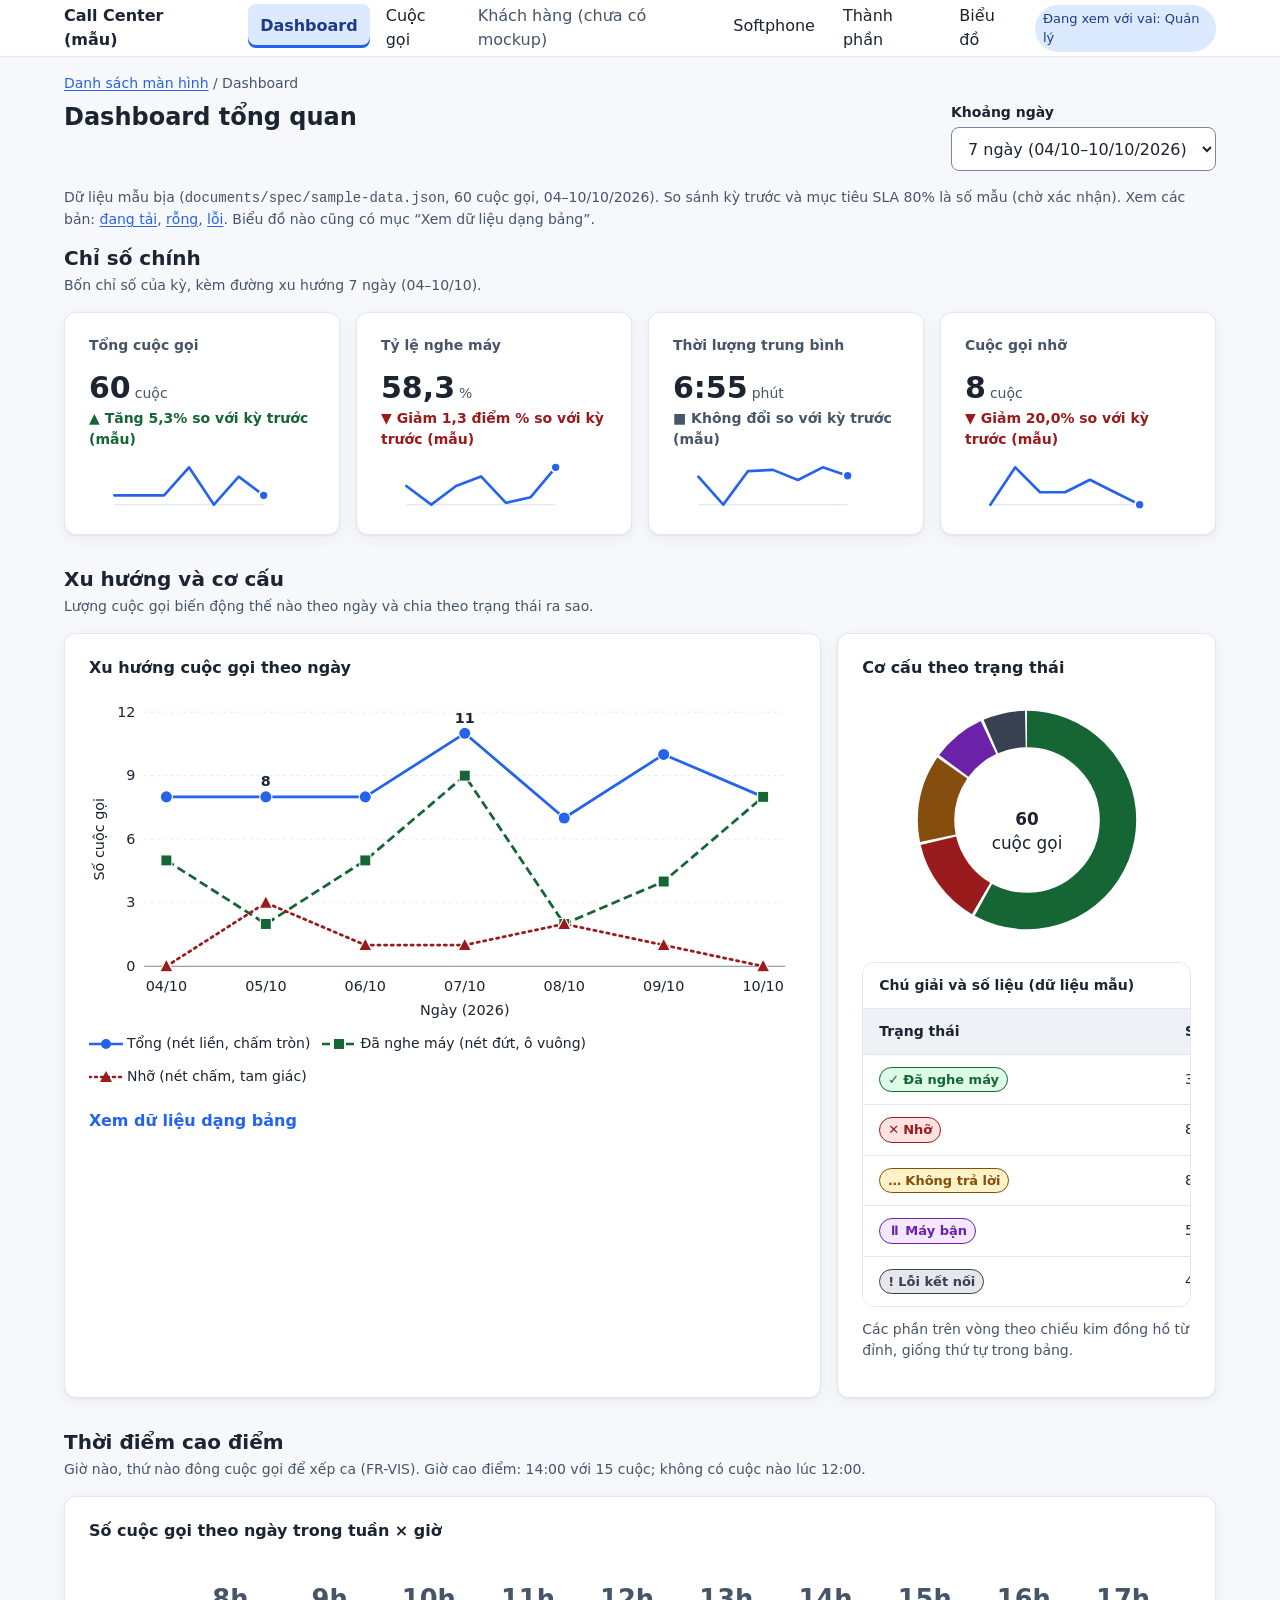
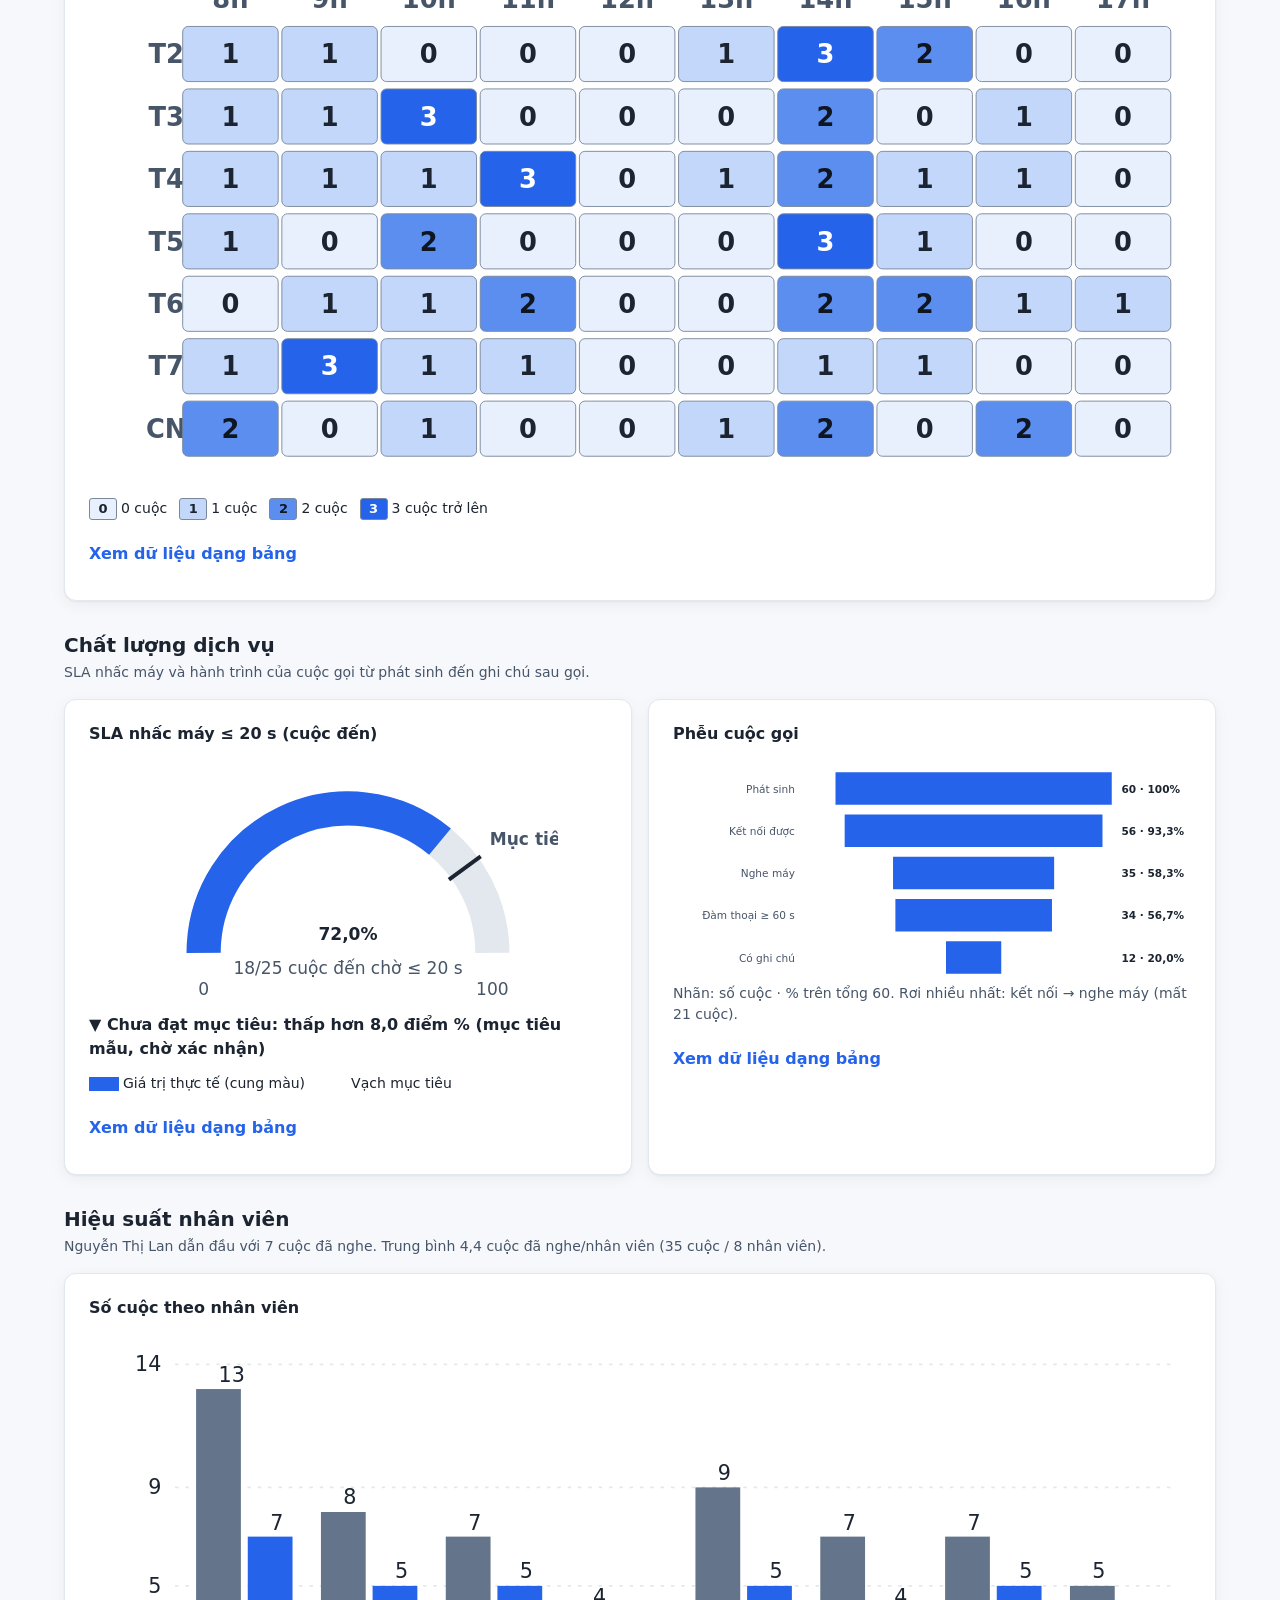
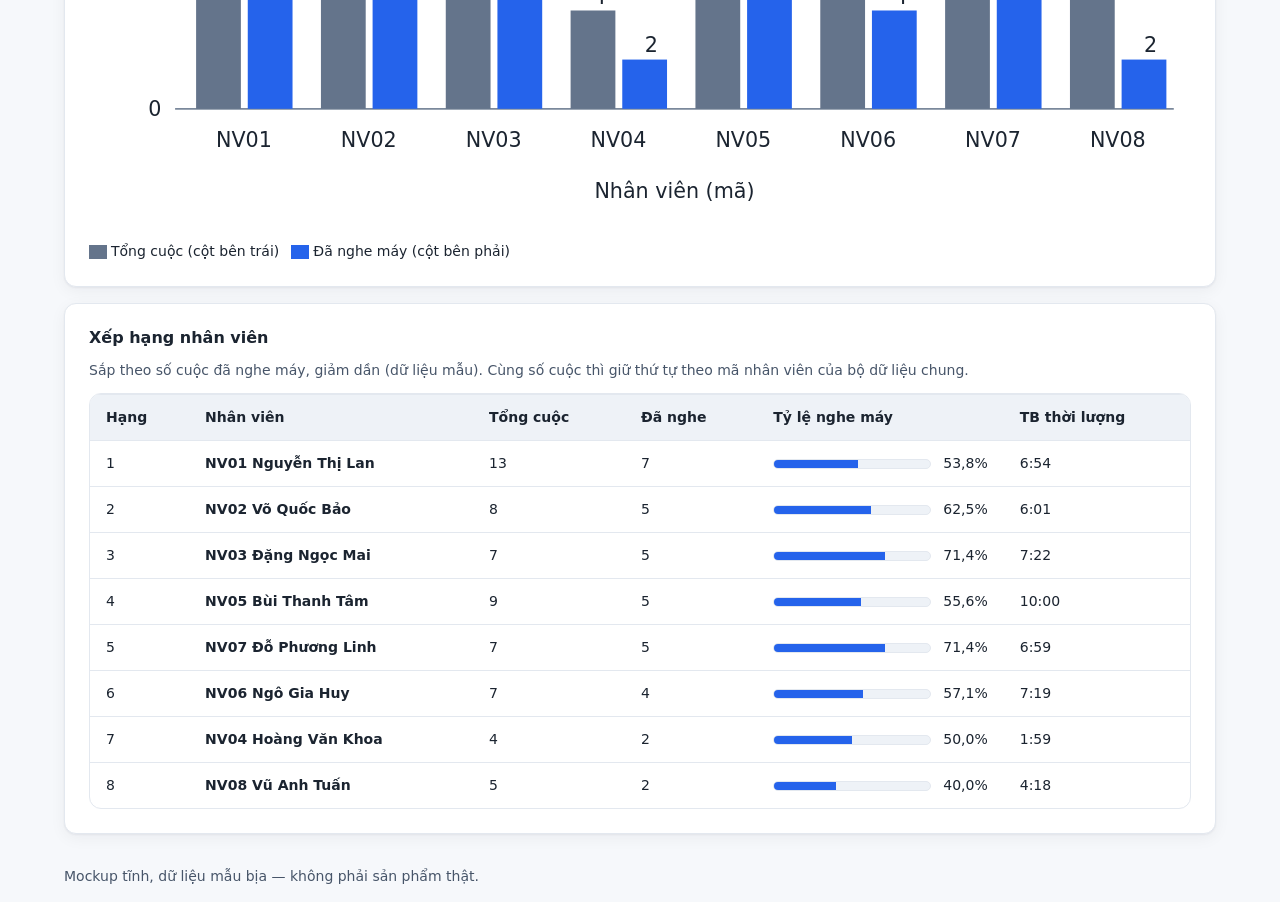
<file: dashboard.html>
<!DOCTYPE html>
<html lang="vi">
<head>
<meta charset="utf-8">
<meta name="viewport" content="width=device-width, initial-scale=1">
<title>Dashboard KPI – Call Center</title>
<link rel="stylesheet" href="style.css">
</head>
<body>
<a class="skip-link" href="#main">Bỏ qua điều hướng, tới nội dung chính</a>
<header class="site-header">
  <div class="site-header-inner">
    <a class="brand" href="index.html">Call Center (mẫu)</a>
    <input type="checkbox" id="nav-toggle" class="nav-toggle" aria-label="Mở hoặc đóng menu">
    <label for="nav-toggle" class="nav-toggle-label" aria-hidden="true">Menu</label>
    <nav class="main-nav" aria-label="Điều hướng chính">
      <ul>
        <li><a href="dashboard.html" aria-current="page">Dashboard</a></li>
        <li><a href="calls.html">Cuộc gọi</a></li>
        <li><span class="nav-soon">Khách hàng (chưa có mockup)</span></li>
        <li><a href="softphone.html">Softphone</a></li>
        <li><a href="components.html">Thành phần</a></li>
        <li><a href="charts.html">Biểu đồ</a></li>
      </ul>
    </nav>
    <span class="role-badge">Đang xem với vai: Quản lý</span>
  </div>
</header>

<main id="main" class="page">
  <p class="breadcrumb"><a href="index.html">Danh sách màn hình</a> / Dashboard</p>
  <div class="page-header">
    <h1>Dashboard tổng quan</h1>
    <div class="field u-minw-220">
      <label for="f-range">Khoảng ngày</label>
      <select id="f-range"><option>7 ngày (04/10–10/10/2026)</option><option>Hôm nay</option><option>30 ngày</option><option>Tùy chọn</option></select>
    </div>
  </div>
  <p class="muted">Dữ liệu mẫu bịa (<code>documents/spec/sample-data.json</code>, 60 cuộc gọi, 04–10/10/2026). So sánh kỳ trước và mục tiêu SLA 80% là số mẫu (chờ xác nhận).
    Xem các bản: <a href="dashboard-states.html#dang-tai">đang tải</a>, <a href="dashboard-states.html#rong">rỗng</a>, <a href="dashboard-states.html#loi">lỗi</a>. Biểu đồ nào cũng có mục “Xem dữ liệu dạng bảng”.</p>

  <!-- NHÓM 1: CHỈ SỐ CHÍNH -->
  <section class="dash-section u-mt-4" aria-labelledby="h-kpi">
    <h2 id="h-kpi">Chỉ số chính</h2>
    <p class="muted">Bốn chỉ số của kỳ, kèm đường xu hướng 7 ngày (04–10/10).</p>
    <div class="grid grid-4">
      <article class="card kpi"><h3 class="kpi-label">Tổng cuộc gọi</h3><p class="kpi-value">60<span class="kpi-unit">cuộc</span></p><p class="kpi-delta up">▲ Tăng 5,3% so với kỳ trước (mẫu)</p>
        <svg class="spark kpi-spark" viewBox="0 0 120 36" role="img" aria-label="Xu hướng tổng cuộc gọi 7 ngày 04–10/10: 8, 8, 8, 11, 7, 10, 8. Cao nhất 11 vào 07/10."><line x1="4" x2="116" y1="32" y2="32"/><polyline points="4,25 22.7,25 41.3,25 60,4 78.7,32 97.3,11 116,25"/><circle cx="116" cy="25" r="3.5"/></svg></article>
      <article class="card kpi"><h3 class="kpi-label">Tỷ lệ nghe máy</h3><p class="kpi-value">58,3<span class="kpi-unit">%</span></p><p class="kpi-delta down">▼ Giảm 1,3 điểm % so với kỳ trước (mẫu)</p>
        <svg class="spark kpi-spark" viewBox="0 0 120 36" role="img" aria-label="Xu hướng tỷ lệ nghe máy 7 ngày: 62,5%, 25,0%, 62,5%, 81,8%, 28,6%, 40,0%, 100%. Dao động mạnh."><line x1="4" x2="116" y1="32" y2="32"/><polyline points="4,18 22.7,32 41.3,18 60,10.8 78.7,30.7 97.3,26.4 116,4"/><circle cx="116" cy="4" r="3.5"/></svg></article>
      <article class="card kpi"><h3 class="kpi-label">Thời lượng trung bình</h3><p class="kpi-value">6:55<span class="kpi-unit">phút</span></p><p class="kpi-delta flat">■ Không đổi so với kỳ trước (mẫu)</p>
        <svg class="spark kpi-spark" viewBox="0 0 120 36" role="img" aria-label="Xu hướng thời lượng trung bình 7 ngày (giây): 394, 99, 452, 465, 359, 492, 403. Thấp nhất 99 vào 05/10."><line x1="4" x2="116" y1="32" y2="32"/><polyline points="4,11 22.7,32 41.3,6.8 60,5.9 78.7,13.5 97.3,4 116,10.3"/><circle cx="116" cy="10.3" r="3.5"/></svg></article>
      <article class="card kpi"><h3 class="kpi-label">Cuộc gọi nhỡ</h3><p class="kpi-value">8<span class="kpi-unit">cuộc</span></p><p class="kpi-delta down">▼ Giảm 20,0% so với kỳ trước (mẫu)</p>
        <svg class="spark kpi-spark" viewBox="0 0 120 36" role="img" aria-label="Xu hướng cuộc gọi nhỡ 7 ngày: 0, 3, 1, 1, 2, 1, 0. Cao nhất 3 vào 05/10."><line x1="4" x2="116" y1="32" y2="32"/><polyline points="4,32 22.7,4 41.3,22.7 60,22.7 78.7,13.3 97.3,22.7 116,32"/><circle cx="116" cy="32" r="3.5"/></svg></article>
    </div>
  </section>

  <!-- NHÓM 2: XU HƯỚNG VÀ CƠ CẤU -->
  <section class="dash-section" aria-labelledby="h-g2">
    <h2 id="h-g2">Xu hướng và cơ cấu</h2>
    <p class="muted">Lượng cuộc gọi biến động thế nào theo ngày và chia theo trạng thái ra sao.</p>
    <div class="dash-grid cols-main">
      <section class="card" aria-labelledby="h-trend">
        <h3 id="h-trend">Xu hướng cuộc gọi theo ngày</h3>
        <div class="chart-scroll" tabindex="0" role="region" aria-label="Biểu đồ xu hướng, cuộn ngang nếu cần">
        <svg class="chart" viewBox="0 0 640 300" role="img" aria-labelledby="trend-t trend-d">
          <title id="trend-t">Xu hướng cuộc gọi theo ngày, 04 đến 10 tháng 10 năm 2026 (dữ liệu mẫu)</title>
          <desc id="trend-d">Ba đường: tổng cuộc gọi cao nhất 11 vào ngày 07/10; đã nghe máy cao nhất 9 vào 07/10 và thấp nhất 2 vào 05/10 và 08/10; nhỡ cao nhất 3 vào 05/10, bằng 0 vào 04/10 và 10/10. Số liệu đầy đủ trong bảng bên dưới.</desc>
          <defs>
            <circle id="mk-tong" r="5.5" class="mk" fill="var(--c-chart-1)"/>
            <rect id="mk-nghe" x="-5" y="-5" width="10" height="10" class="mk" fill="var(--c-ok)"/>
            <polygon id="mk-nho" points="0,-6.5 6,5 -6,5" class="mk" fill="var(--c-miss)"/>
          </defs>
          <g class="axis-y">
            <line class="grid-line" x1="50" x2="630" y1="20" y2="20"/><text x="42" y="24" text-anchor="end">12</text>
            <line class="grid-line" x1="50" x2="630" y1="77.5" y2="77.5"/><text x="42" y="81.5" text-anchor="end">9</text>
            <line class="grid-line" x1="50" x2="630" y1="135" y2="135"/><text x="42" y="139" text-anchor="end">6</text>
            <line class="grid-line" x1="50" x2="630" y1="192.5" y2="192.5"/><text x="42" y="196.5" text-anchor="end">3</text>
            <line class="axis" x1="50" x2="630" y1="250" y2="250"/><text x="42" y="254" text-anchor="end">0</text>
            <text x="14" y="135" text-anchor="middle" transform="rotate(-90 14 135)">Số cuộc gọi</text>
          </g>
          <g text-anchor="middle">
            <text x="70" y="272">04/10</text><text x="160" y="272">05/10</text><text x="250" y="272">06/10</text><text x="340" y="272">07/10</text><text x="430" y="272">08/10</text><text x="520" y="272">09/10</text><text x="610" y="272">10/10</text>
            <text x="340" y="294">Ngày (2026)</text>
          </g>
          <polyline class="ln" stroke="var(--c-chart-1)" points="70,96.7 160,96.7 250,96.7 340,39.2 430,115.8 520,58.3 610,96.7"/>
          <polyline class="ln" stroke="var(--c-ok)" stroke-dasharray="8 4" points="70,154.2 160,211.7 250,154.2 340,77.5 430,211.7 520,173.3 610,96.7"/>
          <polyline class="ln" stroke="var(--c-miss)" stroke-dasharray="2 4" stroke-linecap="round" points="70,250 160,192.5 250,230.8 340,230.8 430,211.7 520,230.8 610,250"/>
          <use href="#mk-tong" x="70" y="96.7"/><use href="#mk-tong" x="160" y="96.7"/><use href="#mk-tong" x="250" y="96.7"/><use href="#mk-tong" x="340" y="39.2"/><use href="#mk-tong" x="430" y="115.8"/><use href="#mk-tong" x="520" y="58.3"/><use href="#mk-tong" x="610" y="96.7"/>
          <use href="#mk-nghe" x="70" y="154.2"/><use href="#mk-nghe" x="160" y="211.7"/><use href="#mk-nghe" x="250" y="154.2"/><use href="#mk-nghe" x="340" y="77.5"/><use href="#mk-nghe" x="430" y="211.7"/><use href="#mk-nghe" x="520" y="173.3"/><use href="#mk-nghe" x="610" y="96.7"/>
          <use href="#mk-nho" x="70" y="250"/><use href="#mk-nho" x="160" y="192.5"/><use href="#mk-nho" x="250" y="230.8"/><use href="#mk-nho" x="340" y="230.8"/><use href="#mk-nho" x="430" y="211.7"/><use href="#mk-nho" x="520" y="230.8"/><use href="#mk-nho" x="610" y="250"/>
          <g text-anchor="middle" font-weight="600"><text x="340" y="30">11</text><text x="160" y="87">8</text></g>
        </svg>
        </div>
        <ul class="legend" aria-label="Chú giải biểu đồ xu hướng">
          <li><svg width="34" height="12" aria-hidden="true"><line x1="0" x2="34" y1="6" y2="6" stroke="var(--c-chart-1)" stroke-width="2.5"/><circle cx="17" cy="6" r="5" fill="var(--c-chart-1)"/></svg>Tổng (nét liền, chấm tròn)</li>
          <li><svg width="34" height="12" aria-hidden="true"><line x1="0" x2="34" y1="6" y2="6" stroke="var(--c-ok)" stroke-width="2.5" stroke-dasharray="8 4"/><rect x="12" y="1" width="10" height="10" fill="var(--c-ok)"/></svg>Đã nghe máy (nét đứt, ô vuông)</li>
          <li><svg width="34" height="12" aria-hidden="true"><line x1="0" x2="34" y1="6" y2="6" stroke="var(--c-miss)" stroke-width="2.5" stroke-dasharray="2 4" stroke-linecap="round"/><polygon points="17,0 23,11 11,11" fill="var(--c-miss)"/></svg>Nhỡ (nét chấm, tam giác)</li>
        </ul>
        <details class="alt-table">
          <summary>Xem dữ liệu dạng bảng</summary>
          <div class="table-wrap" tabindex="0" role="region" aria-label="Bảng dữ liệu xu hướng, cuộn ngang được">
            <table class="data u-minw-360">
              <caption>Cuộc gọi theo ngày (dữ liệu mẫu)</caption>
              <thead><tr><th scope="col">Ngày</th><th scope="col" class="num">Tổng</th><th scope="col" class="num">Đã nghe</th><th scope="col" class="num">Nhỡ</th></tr></thead>
              <tbody>
                <tr><th scope="row">04/10/2026</th><td class="num">8</td><td class="num">5</td><td class="num">0</td></tr>
                <tr><th scope="row">05/10/2026</th><td class="num">8</td><td class="num">2</td><td class="num">3</td></tr>
                <tr><th scope="row">06/10/2026</th><td class="num">8</td><td class="num">5</td><td class="num">1</td></tr>
                <tr><th scope="row">07/10/2026</th><td class="num">11</td><td class="num">9</td><td class="num">1</td></tr>
                <tr><th scope="row">08/10/2026</th><td class="num">7</td><td class="num">2</td><td class="num">2</td></tr>
                <tr><th scope="row">09/10/2026</th><td class="num">10</td><td class="num">4</td><td class="num">1</td></tr>
                <tr><th scope="row">10/10/2026</th><td class="num">8</td><td class="num">8</td><td class="num">0</td></tr>
              </tbody>
            </table>
          </div>
        </details>
      </section>

      <section class="card" aria-labelledby="h-mix">
        <h3 id="h-mix">Cơ cấu theo trạng thái</h3>
        <div class="donut-wrap">
          <svg class="chart" viewBox="0 0 200 200" role="img" aria-labelledby="mix-t mix-d">
            <title id="mix-t">Cơ cấu 60 cuộc gọi theo trạng thái (dữ liệu mẫu)</title>
            <desc id="mix-d">Đã nghe máy 35 (58,3%), Nhỡ 8 (13,3%), Không trả lời 8 (13,3%), Máy bận 5 (8,3%), Lỗi kết nối 4 (6,7%).</desc>
            <g transform="rotate(-90 100 100)">
              <circle class="ring-seg" cx="100" cy="100" r="70" stroke="var(--c-ok)" stroke-dasharray="254.56 185.26" stroke-dashoffset="0"/>
              <circle class="ring-seg" cx="100" cy="100" r="70" stroke="var(--c-miss)" stroke-dasharray="56.64 383.18" stroke-dashoffset="-256.56"/>
              <circle class="ring-seg" cx="100" cy="100" r="70" stroke="var(--c-warn)" stroke-dasharray="56.64 383.18" stroke-dashoffset="-315.2"/>
              <circle class="ring-seg" cx="100" cy="100" r="70" stroke="var(--c-busy)" stroke-dasharray="34.65 405.17" stroke-dashoffset="-373.84"/>
              <circle class="ring-seg" cx="100" cy="100" r="70" stroke="var(--c-fail)" stroke-dasharray="27.32 412.5" stroke-dashoffset="-410.49"/>
            </g>
            <text class="chart-center" x="100" y="104">60</text>
            <text class="chart-center-sub" x="100" y="122">cuộc gọi</text>
          </svg>
        </div>
        <div class="table-wrap" tabindex="0" role="region" aria-label="Bảng cơ cấu trạng thái, cuộn ngang được">
          <table class="data u-minw-300">
            <caption>Chú giải và số liệu (dữ liệu mẫu)</caption>
            <thead><tr><th scope="col">Trạng thái</th><th scope="col" class="num">Số lượng</th><th scope="col" class="num">Tỷ lệ</th></tr></thead>
            <tbody>
              <tr><th scope="row"><span class="badge badge-completed"><span aria-hidden="true">✓</span> Đã nghe máy</span></th><td class="num">35</td><td class="num">58,3%</td></tr>
              <tr><th scope="row"><span class="badge badge-missed"><span aria-hidden="true">✕</span> Nhỡ</span></th><td class="num">8</td><td class="num">13,3%</td></tr>
              <tr><th scope="row"><span class="badge badge-no_answer"><span aria-hidden="true">…</span> Không trả lời</span></th><td class="num">8</td><td class="num">13,3%</td></tr>
              <tr><th scope="row"><span class="badge badge-busy"><span aria-hidden="true">⏸</span> Máy bận</span></th><td class="num">5</td><td class="num">8,3%</td></tr>
              <tr><th scope="row"><span class="badge badge-failed"><span aria-hidden="true">!</span> Lỗi kết nối</span></th><td class="num">4</td><td class="num">6,7%</td></tr>
            </tbody>
          </table>
        </div>
        <p class="muted dash-note">Các phần trên vòng theo chiều kim đồng hồ từ đỉnh, giống thứ tự trong bảng.</p>
      </section>
    </div>
  </section>

  <!-- NHÓM 3: GIỜ CAO ĐIỂM -->
  <section class="dash-section" aria-labelledby="h-g3">
    <h2 id="h-g3">Thời điểm cao điểm</h2>
    <p class="muted">Giờ nào, thứ nào đông cuộc gọi để xếp ca (FR-VIS). Giờ cao điểm: 14:00 với 15 cuộc; không có cuộc nào lúc 12:00.</p>
    <section class="card" aria-labelledby="h-heat">
      <h3 id="h-heat">Số cuộc gọi theo ngày trong tuần × giờ</h3>
      <div class="chart-scroll" tabindex="0" role="region" aria-label="Heatmap, cuộn ngang nếu cần">
      <svg class="chart hm" viewBox="0 0 600 290" role="img" aria-labelledby="t-hm d-hm">
        <title id="t-hm">Số cuộc gọi theo thứ và giờ, 08:00–17:00</title>
        <desc id="d-hm">Bảng nhiệt 7 thứ × 10 khung giờ, tổng 60 cuộc. Giờ cao điểm 14:00 với 15 cuộc, tối đa 3 cuộc mỗi ô vào T2 và T5 lúc 14h. Không có cuộc nào lúc 12:00. Số liệu từng ô trong bảng dữ liệu bên dưới.</desc>
        <g class="lbl" text-anchor="middle">
          <text class="lbl" x="77" y="30" text-anchor="middle">8h</text><text class="lbl" x="131" y="30" text-anchor="middle">9h</text><text class="lbl" x="185" y="30" text-anchor="middle">10h</text><text class="lbl" x="239" y="30" text-anchor="middle">11h</text><text class="lbl" x="293" y="30" text-anchor="middle">12h</text><text class="lbl" x="347" y="30" text-anchor="middle">13h</text><text class="lbl" x="401" y="30" text-anchor="middle">14h</text><text class="lbl" x="455" y="30" text-anchor="middle">15h</text><text class="lbl" x="509" y="30" text-anchor="middle">16h</text><text class="lbl" x="563" y="30" text-anchor="middle">17h</text>
        </g>
        <g transform="translate(0,40)"><text class="lbl" x="42" y="20" text-anchor="end">T2</text>
          <g class="h1"><rect x="51" width="52" height="30" rx="3"/><text x="77" y="20">1</text></g><g class="h1"><rect x="105" width="52" height="30" rx="3"/><text x="131" y="20">1</text></g><g class="h0"><rect x="159" width="52" height="30" rx="3"/><text x="185" y="20">0</text></g><g class="h0"><rect x="213" width="52" height="30" rx="3"/><text x="239" y="20">0</text></g><g class="h0"><rect x="267" width="52" height="30" rx="3"/><text x="293" y="20">0</text></g><g class="h1"><rect x="321" width="52" height="30" rx="3"/><text x="347" y="20">1</text></g><g class="h3"><rect x="375" width="52" height="30" rx="3"/><text x="401" y="20">3</text></g><g class="h2"><rect x="429" width="52" height="30" rx="3"/><text x="455" y="20">2</text></g><g class="h0"><rect x="483" width="52" height="30" rx="3"/><text x="509" y="20">0</text></g><g class="h0"><rect x="537" width="52" height="30" rx="3"/><text x="563" y="20">0</text></g></g>
        <g transform="translate(0,74)"><text class="lbl" x="42" y="20" text-anchor="end">T3</text>
          <g class="h1"><rect x="51" width="52" height="30" rx="3"/><text x="77" y="20">1</text></g><g class="h1"><rect x="105" width="52" height="30" rx="3"/><text x="131" y="20">1</text></g><g class="h3"><rect x="159" width="52" height="30" rx="3"/><text x="185" y="20">3</text></g><g class="h0"><rect x="213" width="52" height="30" rx="3"/><text x="239" y="20">0</text></g><g class="h0"><rect x="267" width="52" height="30" rx="3"/><text x="293" y="20">0</text></g><g class="h0"><rect x="321" width="52" height="30" rx="3"/><text x="347" y="20">0</text></g><g class="h2"><rect x="375" width="52" height="30" rx="3"/><text x="401" y="20">2</text></g><g class="h0"><rect x="429" width="52" height="30" rx="3"/><text x="455" y="20">0</text></g><g class="h1"><rect x="483" width="52" height="30" rx="3"/><text x="509" y="20">1</text></g><g class="h0"><rect x="537" width="52" height="30" rx="3"/><text x="563" y="20">0</text></g></g>
        <g transform="translate(0,108)"><text class="lbl" x="42" y="20" text-anchor="end">T4</text>
          <g class="h1"><rect x="51" width="52" height="30" rx="3"/><text x="77" y="20">1</text></g><g class="h1"><rect x="105" width="52" height="30" rx="3"/><text x="131" y="20">1</text></g><g class="h1"><rect x="159" width="52" height="30" rx="3"/><text x="185" y="20">1</text></g><g class="h3"><rect x="213" width="52" height="30" rx="3"/><text x="239" y="20">3</text></g><g class="h0"><rect x="267" width="52" height="30" rx="3"/><text x="293" y="20">0</text></g><g class="h1"><rect x="321" width="52" height="30" rx="3"/><text x="347" y="20">1</text></g><g class="h2"><rect x="375" width="52" height="30" rx="3"/><text x="401" y="20">2</text></g><g class="h1"><rect x="429" width="52" height="30" rx="3"/><text x="455" y="20">1</text></g><g class="h1"><rect x="483" width="52" height="30" rx="3"/><text x="509" y="20">1</text></g><g class="h0"><rect x="537" width="52" height="30" rx="3"/><text x="563" y="20">0</text></g></g>
        <g transform="translate(0,142)"><text class="lbl" x="42" y="20" text-anchor="end">T5</text>
          <g class="h1"><rect x="51" width="52" height="30" rx="3"/><text x="77" y="20">1</text></g><g class="h0"><rect x="105" width="52" height="30" rx="3"/><text x="131" y="20">0</text></g><g class="h2"><rect x="159" width="52" height="30" rx="3"/><text x="185" y="20">2</text></g><g class="h0"><rect x="213" width="52" height="30" rx="3"/><text x="239" y="20">0</text></g><g class="h0"><rect x="267" width="52" height="30" rx="3"/><text x="293" y="20">0</text></g><g class="h0"><rect x="321" width="52" height="30" rx="3"/><text x="347" y="20">0</text></g><g class="h3"><rect x="375" width="52" height="30" rx="3"/><text x="401" y="20">3</text></g><g class="h1"><rect x="429" width="52" height="30" rx="3"/><text x="455" y="20">1</text></g><g class="h0"><rect x="483" width="52" height="30" rx="3"/><text x="509" y="20">0</text></g><g class="h0"><rect x="537" width="52" height="30" rx="3"/><text x="563" y="20">0</text></g></g>
        <g transform="translate(0,176)"><text class="lbl" x="42" y="20" text-anchor="end">T6</text>
          <g class="h0"><rect x="51" width="52" height="30" rx="3"/><text x="77" y="20">0</text></g><g class="h1"><rect x="105" width="52" height="30" rx="3"/><text x="131" y="20">1</text></g><g class="h1"><rect x="159" width="52" height="30" rx="3"/><text x="185" y="20">1</text></g><g class="h2"><rect x="213" width="52" height="30" rx="3"/><text x="239" y="20">2</text></g><g class="h0"><rect x="267" width="52" height="30" rx="3"/><text x="293" y="20">0</text></g><g class="h0"><rect x="321" width="52" height="30" rx="3"/><text x="347" y="20">0</text></g><g class="h2"><rect x="375" width="52" height="30" rx="3"/><text x="401" y="20">2</text></g><g class="h2"><rect x="429" width="52" height="30" rx="3"/><text x="455" y="20">2</text></g><g class="h1"><rect x="483" width="52" height="30" rx="3"/><text x="509" y="20">1</text></g><g class="h1"><rect x="537" width="52" height="30" rx="3"/><text x="563" y="20">1</text></g></g>
        <g transform="translate(0,210)"><text class="lbl" x="42" y="20" text-anchor="end">T7</text>
          <g class="h1"><rect x="51" width="52" height="30" rx="3"/><text x="77" y="20">1</text></g><g class="h3"><rect x="105" width="52" height="30" rx="3"/><text x="131" y="20">3</text></g><g class="h1"><rect x="159" width="52" height="30" rx="3"/><text x="185" y="20">1</text></g><g class="h1"><rect x="213" width="52" height="30" rx="3"/><text x="239" y="20">1</text></g><g class="h0"><rect x="267" width="52" height="30" rx="3"/><text x="293" y="20">0</text></g><g class="h0"><rect x="321" width="52" height="30" rx="3"/><text x="347" y="20">0</text></g><g class="h1"><rect x="375" width="52" height="30" rx="3"/><text x="401" y="20">1</text></g><g class="h1"><rect x="429" width="52" height="30" rx="3"/><text x="455" y="20">1</text></g><g class="h0"><rect x="483" width="52" height="30" rx="3"/><text x="509" y="20">0</text></g><g class="h0"><rect x="537" width="52" height="30" rx="3"/><text x="563" y="20">0</text></g></g>
        <g transform="translate(0,244)"><text class="lbl" x="42" y="20" text-anchor="end">CN</text>
          <g class="h2"><rect x="51" width="52" height="30" rx="3"/><text x="77" y="20">2</text></g><g class="h0"><rect x="105" width="52" height="30" rx="3"/><text x="131" y="20">0</text></g><g class="h1"><rect x="159" width="52" height="30" rx="3"/><text x="185" y="20">1</text></g><g class="h0"><rect x="213" width="52" height="30" rx="3"/><text x="239" y="20">0</text></g><g class="h0"><rect x="267" width="52" height="30" rx="3"/><text x="293" y="20">0</text></g><g class="h1"><rect x="321" width="52" height="30" rx="3"/><text x="347" y="20">1</text></g><g class="h2"><rect x="375" width="52" height="30" rx="3"/><text x="401" y="20">2</text></g><g class="h0"><rect x="429" width="52" height="30" rx="3"/><text x="455" y="20">0</text></g><g class="h2"><rect x="483" width="52" height="30" rx="3"/><text x="509" y="20">2</text></g><g class="h0"><rect x="537" width="52" height="30" rx="3"/><text x="563" y="20">0</text></g></g>
      </svg>
      </div>
      <ul class="legend" aria-label="Chú giải heatmap (số cuộc gọi trong ô)">
        <li><span class="hm-sw h0">0</span>0 cuộc</li><li><span class="hm-sw h1">1</span>1 cuộc</li><li><span class="hm-sw h2">2</span>2 cuộc</li><li><span class="hm-sw h3">3</span>3 cuộc trở lên</li>
      </ul>
      <details class="alt-table"><summary>Xem dữ liệu dạng bảng</summary>
        <div class="table-wrap" tabindex="0" role="region" aria-label="Bảng dữ liệu heatmap, cuộn ngang được">
        <table class="data u-minw-560"><caption>Số cuộc gọi theo ngày và giờ, 04–10/10 (dữ liệu mẫu)</caption>
          <thead><tr><th scope="col">Thứ</th><th scope="col" class="num">8h</th><th scope="col" class="num">9h</th><th scope="col" class="num">10h</th><th scope="col" class="num">11h</th><th scope="col" class="num">12h</th><th scope="col" class="num">13h</th><th scope="col" class="num">14h</th><th scope="col" class="num">15h</th><th scope="col" class="num">16h</th><th scope="col" class="num">17h</th><th scope="col" class="num">Tổng</th></tr></thead>
          <tbody>
            <tr><th scope="row">T2 05/10</th><td class="num">1</td><td class="num">1</td><td class="num">0</td><td class="num">0</td><td class="num">0</td><td class="num">1</td><td class="num">3</td><td class="num">2</td><td class="num">0</td><td class="num">0</td><td class="num">8</td></tr>
            <tr><th scope="row">T3 06/10</th><td class="num">1</td><td class="num">1</td><td class="num">3</td><td class="num">0</td><td class="num">0</td><td class="num">0</td><td class="num">2</td><td class="num">0</td><td class="num">1</td><td class="num">0</td><td class="num">8</td></tr>
            <tr><th scope="row">T4 07/10</th><td class="num">1</td><td class="num">1</td><td class="num">1</td><td class="num">3</td><td class="num">0</td><td class="num">1</td><td class="num">2</td><td class="num">1</td><td class="num">1</td><td class="num">0</td><td class="num">11</td></tr>
            <tr><th scope="row">T5 08/10</th><td class="num">1</td><td class="num">0</td><td class="num">2</td><td class="num">0</td><td class="num">0</td><td class="num">0</td><td class="num">3</td><td class="num">1</td><td class="num">0</td><td class="num">0</td><td class="num">7</td></tr>
            <tr><th scope="row">T6 09/10</th><td class="num">0</td><td class="num">1</td><td class="num">1</td><td class="num">2</td><td class="num">0</td><td class="num">0</td><td class="num">2</td><td class="num">2</td><td class="num">1</td><td class="num">1</td><td class="num">10</td></tr>
            <tr><th scope="row">T7 10/10</th><td class="num">1</td><td class="num">3</td><td class="num">1</td><td class="num">1</td><td class="num">0</td><td class="num">0</td><td class="num">1</td><td class="num">1</td><td class="num">0</td><td class="num">0</td><td class="num">8</td></tr>
            <tr><th scope="row">CN 04/10</th><td class="num">2</td><td class="num">0</td><td class="num">1</td><td class="num">0</td><td class="num">0</td><td class="num">1</td><td class="num">2</td><td class="num">0</td><td class="num">2</td><td class="num">0</td><td class="num">8</td></tr>
            <tr><th scope="row">Tổng</th><td class="num">7</td><td class="num">7</td><td class="num">9</td><td class="num">6</td><td class="num">0</td><td class="num">3</td><td class="num">15</td><td class="num">7</td><td class="num">5</td><td class="num">1</td><td class="num">60</td></tr>
          </tbody></table></div>
      </details>
    </section>
  </section>

  <!-- NHÓM 4: CHẤT LƯỢNG DỊCH VỤ -->
  <section class="dash-section" aria-labelledby="h-g4">
    <h2 id="h-g4">Chất lượng dịch vụ</h2>
    <p class="muted">SLA nhấc máy và hành trình của cuộc gọi từ phát sinh đến ghi chú sau gọi.</p>
    <div class="dash-grid cols-2">
      <section class="card" aria-labelledby="h-gauge">
        <h3 id="h-gauge">SLA nhấc máy ≤ 20 s (cuộc đến)</h3>
        <svg class="chart u-mw-420 u-mx-auto" viewBox="0 0 320 190" role="img" aria-labelledby="t-gauge d-gauge">
          <title id="t-gauge">SLA nhấc máy trong 20 giây: 72,0%</title>
          <desc id="d-gauge">Đồng hồ nửa vòng từ 0 đến 100%. Giá trị 72,0% (18 trên 25 cuộc đến). Vạch mục tiêu ở 80%. Chưa đạt mục tiêu, thấp hơn 8,0 điểm phần trăm.</desc>
          <path class="gauge-track" d="M50 150 A110 110 0 0 1 270 150"/>
          <path class="gauge-val" d="M50 150 A110 110 0 0 1 230.1 65.2"/>
          <line class="gauge-tick" x1="236.9" y1="94.2" x2="261.1" y2="76.5"/>
          <text class="lbl u-t13b" x="268" y="68">Mục tiêu 80%</text>
          <text class="big" x="160" y="140">72,0%</text>
          <text class="lbl u-t13" x="160" y="166" text-anchor="middle">18/25 cuộc đến chờ ≤ 20 s</text>
          <text class="lbl" x="50" y="182" text-anchor="middle">0</text><text class="lbl" x="270" y="182" text-anchor="middle">100</text>
        </svg>
        <p class="status-line">▼ Chưa đạt mục tiêu: thấp hơn 8,0 điểm % (mục tiêu mẫu, chờ xác nhận)</p>
        <ul class="legend" aria-label="Chú giải gauge">
          <li><svg width="30" height="14" aria-hidden="true"><rect width="30" height="14" class="pb1"/></svg>Giá trị thực tế (cung màu)</li>
          <li><svg width="30" height="14" aria-hidden="true"><line x1="15" x2="15" y1="0" y2="14" class="gauge-tick"/></svg>Vạch mục tiêu</li>
        </ul>
        <details class="alt-table"><summary>Xem dữ liệu dạng bảng</summary>
          <div class="table-wrap" tabindex="0" role="region" aria-label="Bảng dữ liệu SLA, cuộn ngang được">
          <table class="data"><caption>SLA nhấc máy ≤ 20 giây, cuộc đến 04–10/10 (mẫu)</caption>
            <thead><tr><th scope="col">Chỉ số</th><th scope="col" class="num">Giá trị</th></tr></thead>
            <tbody>
              <tr><th scope="row">Tổng cuộc đến</th><td class="num">25</td></tr>
              <tr><th scope="row">Chờ ≤ 20 giây</th><td class="num">18</td></tr>
              <tr><th scope="row">SLA</th><td class="num">72,0%</td></tr>
              <tr><th scope="row">Mục tiêu (mẫu)</th><td class="num">80,0%</td></tr>
            </tbody></table></div>
        </details>
      </section>

      <section class="card" aria-labelledby="h-funnel">
        <h3 id="h-funnel">Phễu cuộc gọi</h3>
        <div class="chart-scroll" tabindex="0" role="region" aria-label="Biểu đồ phễu, cuộn ngang nếu cần">
        <svg class="chart" viewBox="0 0 640 280" role="img" aria-labelledby="t-fun d-fun">
          <title id="t-fun">Phễu cuộc gọi 5 bước</title>
          <desc id="d-fun">Phát sinh 60 cuộc (100%); kết nối được 56 (93,3%); nghe máy 35 (58,3%); đàm thoại từ 60 giây 34 (56,7%); có ghi chú sau gọi 12 (20,0%). Bước rơi nhiều nhất là từ kết nối sang nghe máy (mất 21 cuộc).</desc>
          <rect class="pb1" x="200" y="20" width="340" height="40"/>
          <rect class="pb1" x="211.3" y="72" width="317.3" height="40"/>
          <rect class="pb1" x="270.8" y="124" width="198.3" height="40"/>
          <rect class="pb1" x="273.7" y="176" width="192.7" height="40"/>
          <rect class="pb1" x="336" y="228" width="68" height="40"/>
          <g class="lbl" text-anchor="end">
            <text class="lbl" x="150" y="45" text-anchor="end">Phát sinh</text><text class="lbl" x="150" y="97" text-anchor="end">Kết nối được</text><text class="lbl" x="150" y="149" text-anchor="end">Nghe máy</text><text class="lbl" x="150" y="201" text-anchor="end">Đàm thoại ≥ 60 s</text><text class="lbl" x="150" y="253" text-anchor="end">Có ghi chú</text>
          </g>
          <g class="u-t14b">
            <text x="552" y="45">60 · 100%</text><text x="552" y="97">56 · 93,3%</text><text x="552" y="149">35 · 58,3%</text><text x="552" y="201">34 · 56,7%</text><text x="552" y="253">12 · 20,0%</text>
          </g>
        </svg>
        </div>
        <p class="muted">Nhãn: số cuộc · % trên tổng 60. Rơi nhiều nhất: kết nối → nghe máy (mất 21 cuộc).</p>
        <details class="alt-table"><summary>Xem dữ liệu dạng bảng</summary>
          <div class="table-wrap" tabindex="0" role="region" aria-label="Bảng dữ liệu phễu, cuộn ngang được">
          <table class="data"><caption>Phễu cuộc gọi 04–10/10 (mẫu)</caption>
            <thead><tr><th scope="col">Bước</th><th scope="col" class="num">Số cuộc</th><th scope="col" class="num">% trên tổng</th></tr></thead>
            <tbody>
              <tr><th scope="row">Cuộc gọi phát sinh</th><td class="num">60</td><td class="num">100,0%</td></tr>
              <tr><th scope="row">Kết nối được</th><td class="num">56</td><td class="num">93,3%</td></tr>
              <tr><th scope="row">Nghe máy</th><td class="num">35</td><td class="num">58,3%</td></tr>
              <tr><th scope="row">Đàm thoại từ 60 giây</th><td class="num">34</td><td class="num">56,7%</td></tr>
              <tr><th scope="row">Có ghi chú sau gọi</th><td class="num">12</td><td class="num">20,0%</td></tr>
            </tbody></table></div>
        </details>
      </section>
    </div>
  </section>

  <!-- NHÓM 5: NHÂN VIÊN -->
  <section class="dash-section" aria-labelledby="h-g5">
    <h2 id="h-g5">Hiệu suất nhân viên</h2>
    <p class="muted">Nguyễn Thị Lan dẫn đầu với 7 cuộc đã nghe. Trung bình 4,4 cuộc đã nghe/nhân viên (35 cuộc / 8 nhân viên).</p>

    <section class="card" aria-labelledby="h-col">
      <h3 id="h-col">Số cuộc theo nhân viên</h3>
      <div class="chart-scroll" tabindex="0" role="region" aria-label="Biểu đồ cột theo nhân viên, cuộn ngang nếu cần">
      <svg class="chart" viewBox="0 0 640 290" role="img" aria-labelledby="t-col d-col">
        <title id="t-col">Số cuộc tổng và số cuộc đã nghe máy theo nhân viên</title>
        <desc id="d-col">Tổng/đã nghe: NV01 13/7, NV02 8/5, NV03 7/5, NV04 4/2, NV05 9/5, NV06 7/4, NV07 7/5, NV08 5/2. Tổng 60 cuộc, 35 cuộc đã nghe.</desc>
        <line class="grid-line" x1="50" x2="630" y1="20" y2="20"/><text x="42" y="24" text-anchor="end">14</text>
        <line class="grid-line" x1="50" x2="630" y1="91.4" y2="91.4"/><text x="42" y="95.4" text-anchor="end">9</text>
        <line class="grid-line" x1="50" x2="630" y1="148.6" y2="148.6"/><text x="42" y="152.6" text-anchor="end">5</text>
        <line class="axis" x1="50" x2="630" y1="220" y2="220"/><text x="42" y="224" text-anchor="end">0</text>
        <g class="pb8">
          <rect x="62.2" y="34.3" width="26" height="185.7"/><rect x="134.7" y="105.7" width="26" height="114.3"/><rect x="207.2" y="120" width="26" height="100"/><rect x="279.7" y="162.9" width="26" height="57.1"/><rect x="352.2" y="91.4" width="26" height="128.6"/><rect x="424.7" y="120" width="26" height="100"/><rect x="497.2" y="120" width="26" height="100"/><rect x="569.7" y="148.6" width="26" height="71.4"/>
        </g>
        <g class="pb1">
          <rect x="92.2" y="120" width="26" height="100"/><rect x="164.7" y="148.6" width="26" height="71.4"/><rect x="237.2" y="148.6" width="26" height="71.4"/><rect x="309.7" y="191.4" width="26" height="28.6"/><rect x="382.2" y="148.6" width="26" height="71.4"/><rect x="454.7" y="162.9" width="26" height="57.1"/><rect x="527.2" y="148.6" width="26" height="71.4"/><rect x="599.7" y="191.4" width="26" height="28.6"/>
        </g>
        <g class="val">
          <text x="75.2" y="30">13</text><text x="105.2" y="116">7</text><text x="147.7" y="101">8</text><text x="177.7" y="144">5</text><text x="220.2" y="116">7</text><text x="250.2" y="144">5</text><text x="292.7" y="159">4</text><text x="322.7" y="187">2</text><text x="365.2" y="87">9</text><text x="395.2" y="144">5</text><text x="437.7" y="116">7</text><text x="467.7" y="159">4</text><text x="510.2" y="116">7</text><text x="540.2" y="144">5</text><text x="582.7" y="144">5</text><text x="612.7" y="187">2</text>
        </g>
        <g text-anchor="middle"><text x="90" y="242">NV01</text><text x="162.5" y="242">NV02</text><text x="235" y="242">NV03</text><text x="307.5" y="242">NV04</text><text x="380" y="242">NV05</text><text x="452.5" y="242">NV06</text><text x="525" y="242">NV07</text><text x="597.5" y="242">NV08</text></g>
        <text x="340" y="272" text-anchor="middle">Nhân viên (mã)</text>
      </svg>
      </div>
      <ul class="legend" aria-label="Chú giải biểu đồ cột">
        <li><svg width="18" height="14" aria-hidden="true"><rect width="18" height="14" class="pb8"/></svg>Tổng cuộc (cột bên trái)</li>
        <li><svg width="18" height="14" aria-hidden="true"><rect width="18" height="14" class="pb1"/></svg>Đã nghe máy (cột bên phải)</li>
      </ul>
    </section>

    <section class="card u-mt-4" aria-labelledby="h-rank">
      <h3 id="h-rank">Xếp hạng nhân viên</h3>
      <p class="muted">Sắp theo số cuộc đã nghe máy, giảm dần (dữ liệu mẫu). Cùng số cuộc thì giữ thứ tự theo mã nhân viên của bộ dữ liệu chung.</p>
      <div class="table-wrap" tabindex="0" role="region" aria-label="Bảng xếp hạng nhân viên, cuộn ngang được">
        <table class="data">
          <caption class="sr-only">Xếp hạng 8 nhân viên theo số cuộc đã nghe máy</caption>
          <thead><tr>
            <th scope="col">Hạng</th><th scope="col">Nhân viên</th><th scope="col" class="num">Tổng cuộc</th><th scope="col" class="num">Đã nghe</th><th scope="col">Tỷ lệ nghe máy</th><th scope="col" class="num">TB thời lượng</th>
          </tr></thead>
          <tbody>
            <tr><td>1</td><th scope="row">NV01 Nguyễn Thị Lan</th><td class="num">13</td><td class="num">7</td><td><div class="rank-meter"><div class="meter" aria-hidden="true"><span style="width:53.8%"></span></div><span class="val">53,8%</span></div></td><td class="num">6:54</td></tr>
            <tr><td>2</td><th scope="row">NV02 Võ Quốc Bảo</th><td class="num">8</td><td class="num">5</td><td><div class="rank-meter"><div class="meter" aria-hidden="true"><span style="width:62.5%"></span></div><span class="val">62,5%</span></div></td><td class="num">6:01</td></tr>
            <tr><td>3</td><th scope="row">NV03 Đặng Ngọc Mai</th><td class="num">7</td><td class="num">5</td><td><div class="rank-meter"><div class="meter" aria-hidden="true"><span style="width:71.4%"></span></div><span class="val">71,4%</span></div></td><td class="num">7:22</td></tr>
            <tr><td>4</td><th scope="row">NV05 Bùi Thanh Tâm</th><td class="num">9</td><td class="num">5</td><td><div class="rank-meter"><div class="meter" aria-hidden="true"><span style="width:55.6%"></span></div><span class="val">55,6%</span></div></td><td class="num">10:00</td></tr>
            <tr><td>5</td><th scope="row">NV07 Đỗ Phương Linh</th><td class="num">7</td><td class="num">5</td><td><div class="rank-meter"><div class="meter" aria-hidden="true"><span style="width:71.4%"></span></div><span class="val">71,4%</span></div></td><td class="num">6:59</td></tr>
            <tr><td>6</td><th scope="row">NV06 Ngô Gia Huy</th><td class="num">7</td><td class="num">4</td><td><div class="rank-meter"><div class="meter" aria-hidden="true"><span style="width:57.1%"></span></div><span class="val">57,1%</span></div></td><td class="num">7:19</td></tr>
            <tr><td>7</td><th scope="row">NV04 Hoàng Văn Khoa</th><td class="num">4</td><td class="num">2</td><td><div class="rank-meter"><div class="meter" aria-hidden="true"><span style="width:50%"></span></div><span class="val">50,0%</span></div></td><td class="num">1:59</td></tr>
            <tr><td>8</td><th scope="row">NV08 Vũ Anh Tuấn</th><td class="num">5</td><td class="num">2</td><td><div class="rank-meter"><div class="meter" aria-hidden="true"><span style="width:40%"></span></div><span class="val">40,0%</span></div></td><td class="num">4:18</td></tr>
          </tbody>
        </table>
      </div>
    </section>
  </section>
</main>
<footer class="site-footer">Mockup tĩnh, dữ liệu mẫu bịa — không phải sản phẩm thật.</footer>
<script src="assets/analytics.js" defer></script>
</body>
</html>
</file>
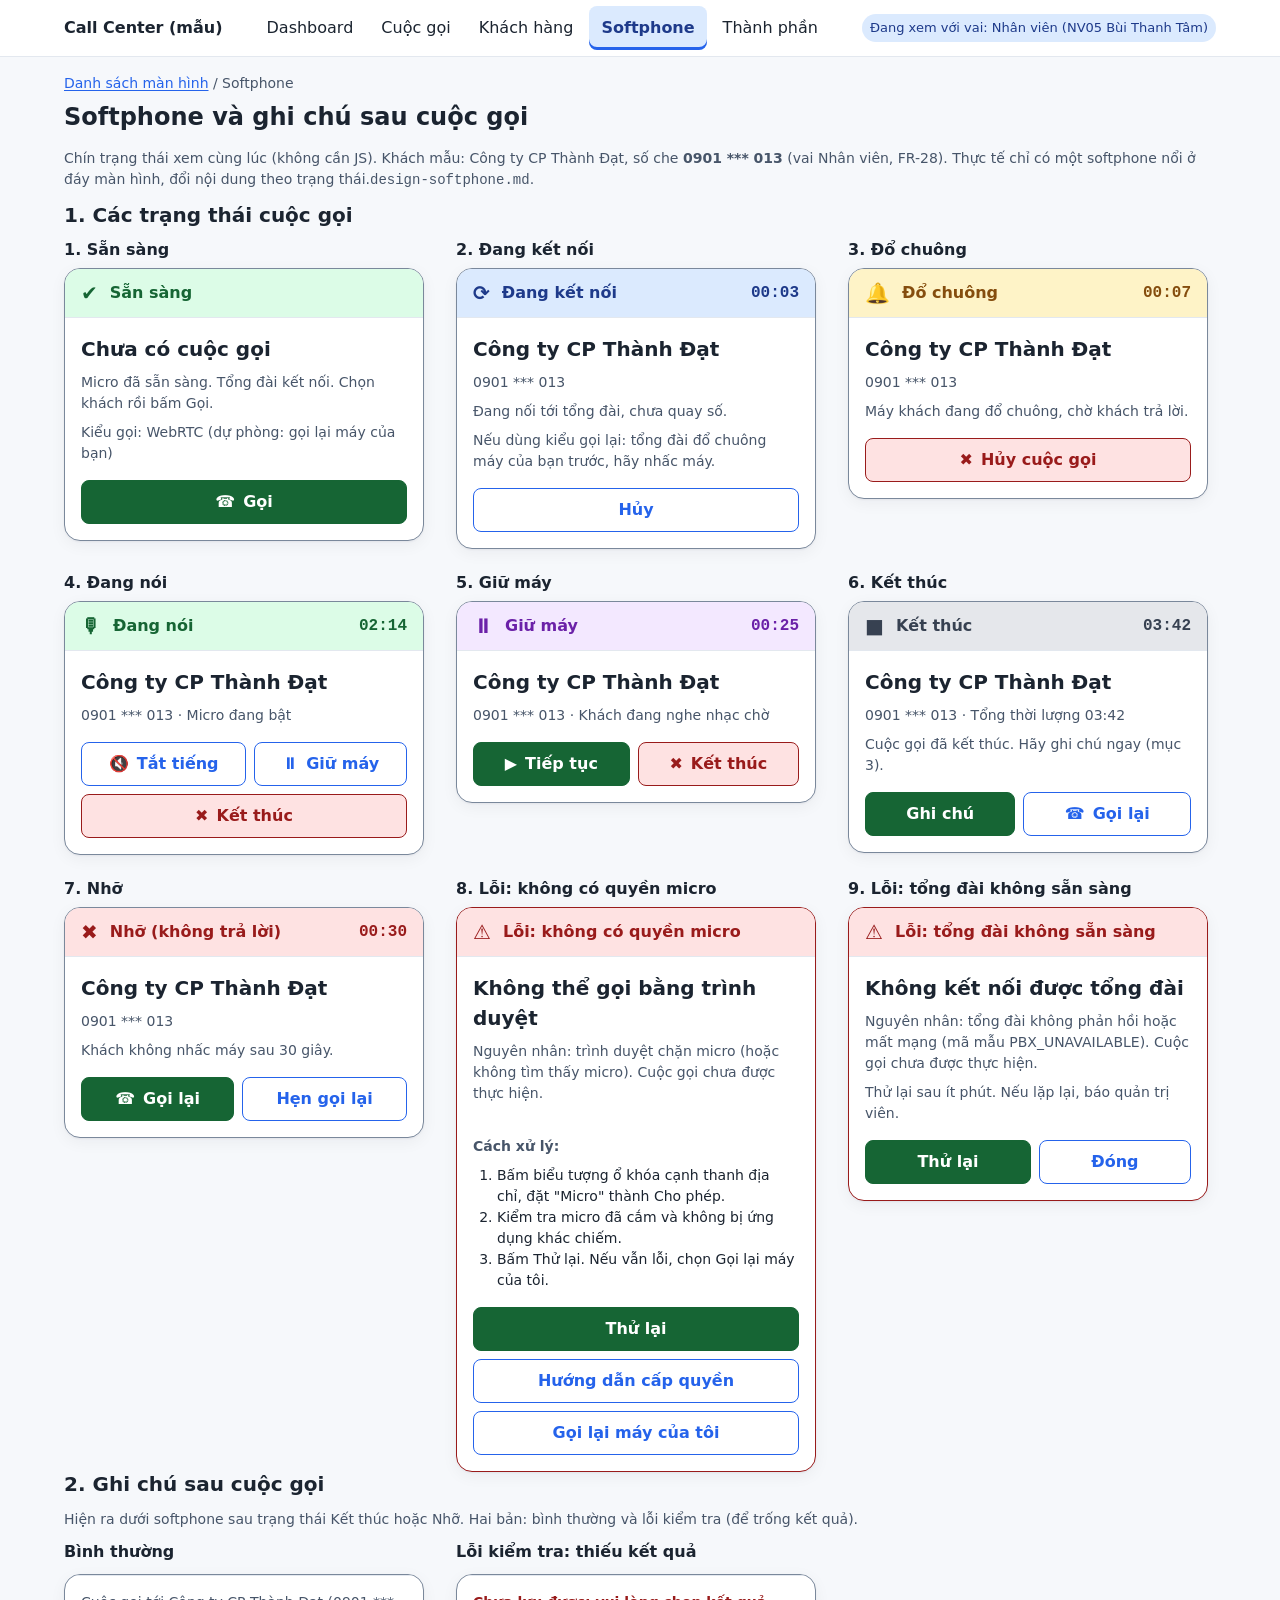
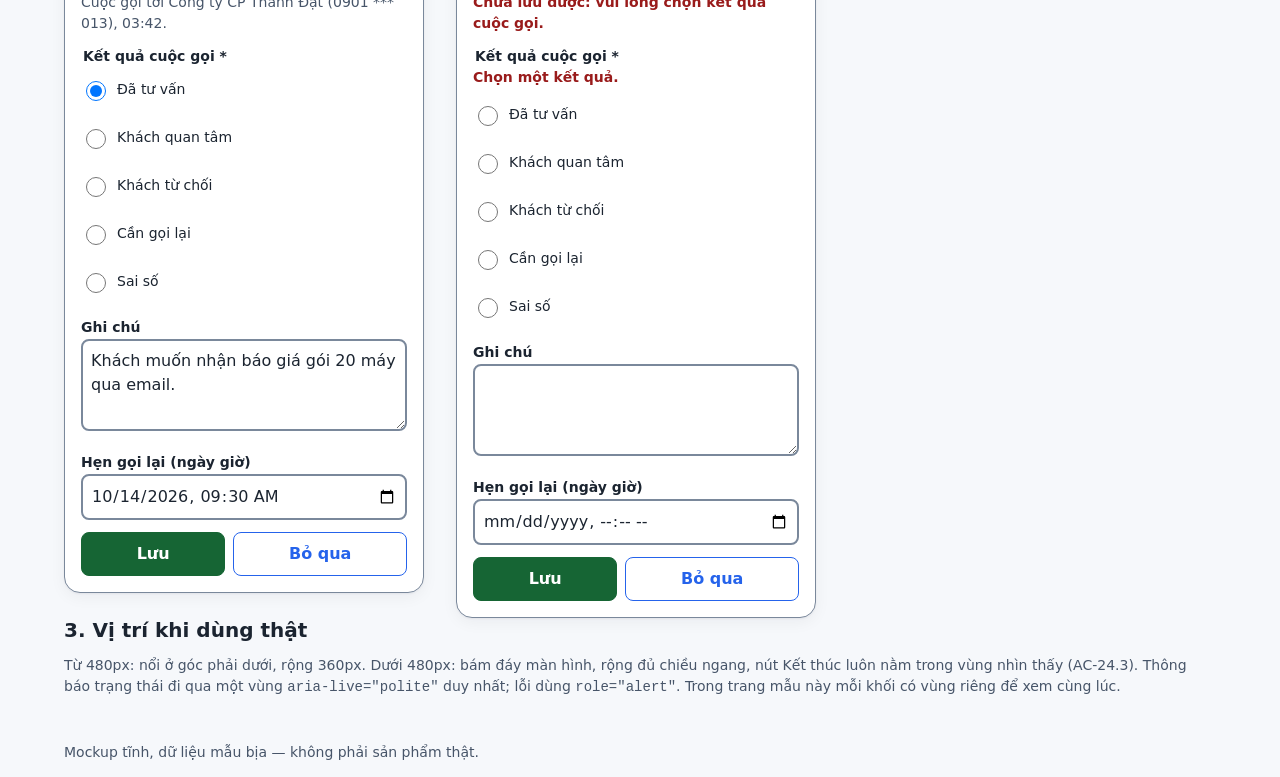
<file: softphone.html>
<!DOCTYPE html>
<html lang="vi">
<head>
<meta charset="utf-8">
<meta name="viewport" content="width=device-width, initial-scale=1">
<title>Softphone và ghi chú sau cuộc gọi – Call Center</title>
<link rel="stylesheet" href="style.css">
</head>
<body>
<a class="skip-link" href="#main">Bỏ qua điều hướng, tới nội dung chính</a>
<header class="site-header">
  <div class="site-header-inner">
    <a class="brand" href="index.html">Call Center (mẫu)</a>
    <input type="checkbox" id="nav-toggle" class="nav-toggle" aria-label="Mở hoặc đóng menu">
    <label for="nav-toggle" class="nav-toggle-label" aria-hidden="true">Menu</label>
    <nav class="main-nav" aria-label="Điều hướng chính">
      <ul>
        <li><a href="dashboard.html">Dashboard</a></li>
        <li><a href="calls.html">Cuộc gọi</a></li>
        <li><a href="customers.html">Khách hàng</a></li>
        <li><a href="softphone.html" aria-current="page">Softphone</a></li>
        <li><a href="components.html">Thành phần</a></li>
      </ul>
    </nav>
    <span class="role-badge">Đang xem với vai: Nhân viên (NV05 Bùi Thanh Tâm)</span>
  </div>
</header>

<main id="main" class="page">
  <p class="breadcrumb"><a href="index.html">Danh sách màn hình</a> / Softphone</p>
  <div class="page-header"><h1>Softphone và ghi chú sau cuộc gọi</h1></div>
  <p class="muted">Chín trạng thái xem cùng lúc (không cần JS). Khách mẫu: Công ty CP Thành Đạt, số che <strong>0901 *** 013</strong> (vai Nhân viên, FR-28). Thực tế chỉ có một softphone nổi ở đáy màn hình, đổi nội dung theo trạng thái.<code>design-softphone.md</code>.</p>

  <section aria-labelledby="h-states">
    <h2 id="h-states">1. Các trạng thái cuộc gọi</h2>
    <div class="sp-grid">

      <div class="sp-cell" id="san-sang">
        <h2>1. Sẵn sàng</h2>
        <article class="sp sp-ready" aria-label="Softphone: Sẵn sàng">
          <div class="sp-head"><span class="sp-icon" aria-hidden="true">✔</span><span>Sẵn sàng</span></div>
          <div class="sp-body" role="status">
            <p class="sp-who">Chưa có cuộc gọi</p>
            <p class="sp-sub">Micro đã sẵn sàng. Tổng đài kết nối. Chọn khách rồi bấm Gọi.</p>
            <p class="sp-sub">Kiểu gọi: WebRTC (dự phòng: gọi lại máy của bạn)</p>
          </div>
          <div class="sp-actions"><button type="button" class="btn btn-call"><span aria-hidden="true">☎</span> Gọi</button></div>
        </article>
      </div>

      <div class="sp-cell" id="dang-ket-noi">
        <h2>2. Đang kết nối</h2>
        <article class="sp sp-connecting" aria-label="Softphone: Đang kết nối">
          <div class="sp-head"><span class="sp-icon" aria-hidden="true">⟳</span><span>Đang kết nối</span><span class="sp-timer">00:03</span></div>
          <div class="sp-body" role="status">
            <p class="sp-who">Công ty CP Thành Đạt</p>
            <p class="sp-num">0901 *** 013</p>
            <p class="sp-sub">Đang nối tới tổng đài, chưa quay số.</p>
            <p class="sp-sub">Nếu dùng kiểu gọi lại: tổng đài đổ chuông máy của bạn trước, hãy nhấc máy.</p>
          </div>
          <div class="sp-actions"><button type="button" class="btn btn-secondary">Hủy</button></div>
        </article>
      </div>

      <div class="sp-cell" id="do-chuong">
        <h2>3. Đổ chuông</h2>
        <article class="sp sp-ringing" aria-label="Softphone: Đổ chuông">
          <div class="sp-head"><span class="sp-icon" aria-hidden="true">🔔</span><span>Đổ chuông</span><span class="sp-timer">00:07</span></div>
          <div class="sp-body" role="status">
            <p class="sp-who">Công ty CP Thành Đạt</p>
            <p class="sp-num">0901 *** 013</p>
            <p class="sp-sub">Máy khách đang đổ chuông, chờ khách trả lời.</p>
          </div>
          <div class="sp-actions"><button type="button" class="btn sp-end"><span aria-hidden="true">✖</span> Hủy cuộc gọi</button></div>
        </article>
      </div>

      <div class="sp-cell" id="dang-noi">
        <h2>4. Đang nói</h2>
        <article class="sp sp-talking" aria-label="Softphone: Đang nói">
          <div class="sp-head"><span class="sp-icon" aria-hidden="true">🎙</span><span>Đang nói</span><span class="sp-timer" role="timer" aria-label="Thời lượng 02 phút 14 giây">02:14</span></div>
          <div class="sp-body" role="status">
            <p class="sp-who">Công ty CP Thành Đạt</p>
            <p class="sp-num">0901 *** 013 · Micro đang bật</p>
          </div>
          <div class="sp-actions">
            <button type="button" class="btn btn-secondary" aria-pressed="false"><span aria-hidden="true">🔇</span> Tắt tiếng</button>
            <button type="button" class="btn btn-secondary"><span aria-hidden="true">⏸</span> Giữ máy</button>
            <button type="button" class="btn sp-end"><span aria-hidden="true">✖</span> Kết thúc</button>
          </div>
        </article>
      </div>

      <div class="sp-cell" id="giu-may">
        <h2>5. Giữ máy</h2>
        <article class="sp sp-hold" aria-label="Softphone: Giữ máy">
          <div class="sp-head"><span class="sp-icon" aria-hidden="true">⏸</span><span>Giữ máy</span><span class="sp-timer" role="timer" aria-label="Đã giữ máy 00 phút 25 giây">00:25</span></div>
          <div class="sp-body" role="status">
            <p class="sp-who">Công ty CP Thành Đạt</p>
            <p class="sp-num">0901 *** 013 · Khách đang nghe nhạc chờ</p>
          </div>
          <div class="sp-actions">
            <button type="button" class="btn btn-call"><span aria-hidden="true">▶</span> Tiếp tục</button>
            <button type="button" class="btn sp-end"><span aria-hidden="true">✖</span> Kết thúc</button>
          </div>
        </article>
      </div>

      <div class="sp-cell" id="ket-thuc">
        <h2>6. Kết thúc</h2>
        <article class="sp sp-ended" aria-label="Softphone: Kết thúc">
          <div class="sp-head"><span class="sp-icon" aria-hidden="true">■</span><span>Kết thúc</span><span class="sp-timer">03:42</span></div>
          <div class="sp-body" role="status">
            <p class="sp-who">Công ty CP Thành Đạt</p>
            <p class="sp-num">0901 *** 013 · Tổng thời lượng 03:42</p>
            <p class="sp-sub">Cuộc gọi đã kết thúc. Hãy ghi chú ngay (mục 3).</p>
          </div>
          <div class="sp-actions">
            <a class="btn btn-call" href="#ghi-chu">Ghi chú</a>
            <button type="button" class="btn btn-secondary"><span aria-hidden="true">☎</span> Gọi lại</button>
          </div>
        </article>
      </div>

      <div class="sp-cell" id="nho">
        <h2>7. Nhỡ</h2>
        <article class="sp sp-missed" aria-label="Softphone: Nhỡ">
          <div class="sp-head"><span class="sp-icon" aria-hidden="true">✖</span><span>Nhỡ (không trả lời)</span><span class="sp-timer">00:30</span></div>
          <div class="sp-body" role="status">
            <p class="sp-who">Công ty CP Thành Đạt</p>
            <p class="sp-num">0901 *** 013</p>
            <p class="sp-sub">Khách không nhấc máy sau 30 giây.</p>
          </div>
          <div class="sp-actions">
            <button type="button" class="btn btn-call"><span aria-hidden="true">☎</span> Gọi lại</button>
            <a class="btn btn-secondary" href="#ghi-chu">Hẹn gọi lại</a>
          </div>
        </article>
      </div>

      <div class="sp-cell" id="loi-micro">
        <h2>8. Lỗi: không có quyền micro</h2>
        <article class="sp sp-error" aria-label="Softphone: Lỗi không có quyền micro">
          <div class="sp-head"><span class="sp-icon" aria-hidden="true">⚠</span><span>Lỗi: không có quyền micro</span></div>
          <div class="sp-body" role="alert">
            <p class="sp-who">Không thể gọi bằng trình duyệt</p>
            <p class="sp-sub">Nguyên nhân: trình duyệt chặn micro (hoặc không tìm thấy micro). Cuộc gọi chưa được thực hiện.</p>
          </div>
          <div class="sp-body">
            <p class="sp-sub"><strong>Cách xử lý:</strong></p>
            <ol class="sp-help">
              <li>Bấm biểu tượng ổ khóa cạnh thanh địa chỉ, đặt "Micro" thành Cho phép.</li>
              <li>Kiểm tra micro đã cắm và không bị ứng dụng khác chiếm.</li>
              <li>Bấm Thử lại. Nếu vẫn lỗi, chọn Gọi lại máy của tôi.</li>
            </ol>
          </div>
          <div class="sp-actions">
            <button type="button" class="btn btn-call">Thử lại</button>
            <button type="button" class="btn btn-secondary">Hướng dẫn cấp quyền</button>
            <button type="button" class="btn btn-secondary">Gọi lại máy của tôi</button>
          </div>
        </article>
      </div>

      <div class="sp-cell" id="loi-tong-dai">
        <h2>9. Lỗi: tổng đài không sẵn sàng</h2>
        <article class="sp sp-error" aria-label="Softphone: Lỗi tổng đài không sẵn sàng">
          <div class="sp-head"><span class="sp-icon" aria-hidden="true">⚠</span><span>Lỗi: tổng đài không sẵn sàng</span></div>
          <div class="sp-body" role="alert">
            <p class="sp-who">Không kết nối được tổng đài</p>
            <p class="sp-sub">Nguyên nhân: tổng đài không phản hồi hoặc mất mạng (mã mẫu PBX_UNAVAILABLE). Cuộc gọi chưa được thực hiện.</p>
            <p class="sp-sub">Thử lại sau ít phút. Nếu lặp lại, báo quản trị viên.</p>
          </div>
          <div class="sp-actions">
            <button type="button" class="btn btn-call">Thử lại</button>
            <button type="button" class="btn btn-secondary">Đóng</button>
          </div>
        </article>
      </div>

    </div>
  </section>

  <section aria-labelledby="h-notes" id="ghi-chu">
    <h2 id="h-notes">2. Ghi chú sau cuộc gọi</h2>
    <p class="muted">Hiện ra dưới softphone sau trạng thái Kết thúc hoặc Nhỡ. Hai bản: bình thường và lỗi kiểm tra (để trống kết quả).</p>
    <div class="sp-grid">

      <div class="sp-cell">
        <h3>Bình thường</h3>
        <article class="sp" aria-label="Ghi chú sau cuộc gọi">
          <form class="sp-form" action="#" onsubmit="return false">
            <p class="sp-sub" role="status">Cuộc gọi tới Công ty CP Thành Đạt (0901 *** 013), 03:42.</p>
            <fieldset>
              <legend>Kết quả cuộc gọi <span aria-hidden="true">*</span><span class="sr-only"> (bắt buộc)</span></legend>
              <label class="opt"><input type="radio" name="kq1" value="tu-van" checked> Đã tư vấn</label>
              <label class="opt"><input type="radio" name="kq1" value="quan-tam"> Khách quan tâm</label>
              <label class="opt"><input type="radio" name="kq1" value="tu-choi"> Khách từ chối</label>
              <label class="opt"><input type="radio" name="kq1" value="hen"> Cần gọi lại</label>
              <label class="opt"><input type="radio" name="kq1" value="sai-so"> Sai số</label>
            </fieldset>
            <div>
              <label for="gc1">Ghi chú</label>
              <textarea id="gc1" rows="3">Khách muốn nhận báo giá gói 20 máy qua email.</textarea>
            </div>
            <div>
              <label for="hen1">Hẹn gọi lại (ngày giờ)</label>
              <input type="datetime-local" id="hen1" value="2026-10-14T09:30">
            </div>
            <div class="sp-actions u-p0">
              <button type="submit" class="btn btn-call">Lưu</button>
              <button type="button" class="btn btn-secondary">Bỏ qua</button>
            </div>
          </form>
        </article>
      </div>

      <div class="sp-cell">
        <h3>Lỗi kiểm tra: thiếu kết quả</h3>
        <article class="sp" aria-label="Ghi chú sau cuộc gọi, có lỗi">
          <form class="sp-form" action="#" onsubmit="return false">
            <p class="sp-err" role="alert">Chưa lưu được: vui lòng chọn kết quả cuộc gọi.</p>
            <fieldset aria-describedby="err-kq2">
              <legend>Kết quả cuộc gọi <span aria-hidden="true">*</span><span class="sr-only"> (bắt buộc)</span></legend>
              <p class="sp-err" id="err-kq2">Chọn một kết quả.</p>
              <label class="opt"><input type="radio" name="kq2" value="tu-van" aria-invalid="true"> Đã tư vấn</label>
              <label class="opt"><input type="radio" name="kq2" value="quan-tam" aria-invalid="true"> Khách quan tâm</label>
              <label class="opt"><input type="radio" name="kq2" value="tu-choi" aria-invalid="true"> Khách từ chối</label>
              <label class="opt"><input type="radio" name="kq2" value="hen" aria-invalid="true"> Cần gọi lại</label>
              <label class="opt"><input type="radio" name="kq2" value="sai-so" aria-invalid="true"> Sai số</label>
            </fieldset>
            <div>
              <label for="gc2">Ghi chú</label>
              <textarea id="gc2" rows="3"></textarea>
            </div>
            <div>
              <label for="hen2">Hẹn gọi lại (ngày giờ)</label>
              <input type="datetime-local" id="hen2">
            </div>
            <div class="sp-actions u-p0">
              <button type="submit" class="btn btn-call">Lưu</button>
              <button type="button" class="btn btn-secondary">Bỏ qua</button>
            </div>
          </form>
        </article>
      </div>

    </div>
  </section>

  <section aria-labelledby="h-dock">
    <h2 id="h-dock">3. Vị trí khi dùng thật</h2>
    <p class="muted">Từ 480px: nổi ở góc phải dưới, rộng 360px. Dưới 480px: bám đáy màn hình, rộng đủ chiều ngang, nút Kết thúc luôn nằm trong vùng nhìn thấy (AC-24.3). Thông báo trạng thái đi qua một vùng <code>aria-live="polite"</code> duy nhất; lỗi dùng <code>role="alert"</code>. Trong trang mẫu này mỗi khối có vùng riêng để xem cùng lúc.</p>
  </section>
</main>
<footer class="site-footer">Mockup tĩnh, dữ liệu mẫu bịa — không phải sản phẩm thật.</footer>
<script src="assets/analytics.js" defer></script>
</body>
</html>
</file>
<file: style.css>
/* style.css dùng chung — Dashboard Call Center (mockup, dữ liệu mẫu). Xem design-system.md */
:root {
  color-scheme: light dark;
  --font: system-ui, -apple-system, "Segoe UI", Roboto, Arial, sans-serif;
  --font-mono: ui-monospace, Consolas, "Courier New", monospace;
  --fs-xs: 0.8125rem; --fs-sm: 0.875rem; --fs-md: 1rem; --fs-lg: 1.25rem; --fs-xl: 1.5rem; --fs-kpi: 1.875rem;
  --lh: 1.5;
  --sp-1: 0.25rem; --sp-2: 0.5rem; --sp-3: 0.75rem; --sp-4: 1rem; --sp-5: 1.5rem; --sp-6: 2rem; --sp-7: 3rem;
  --radius: 12px; --radius-sm: 8px; --radius-lg: 16px; --tap: 44px; --maxw: 1200px;

  --c-bg: #f6f8fb; --c-surface: #ffffff; --c-surface-2: #eef2f7;
  --c-border: #e3e8ef; --c-border-strong: #7a889b;
  --c-text: #1b2430; --c-muted: #475569;
  --c-primary: #2563eb; --c-primary-hover: #1d4ed8; --c-on-primary: #ffffff;
  --c-focus: #b45309;
  --c-ok: #166534; --c-ok-bg: #dcfce7;
  --c-miss: #991b1b; --c-miss-bg: #fee2e2;
  --c-warn: #854d0e; --c-warn-bg: #fef3c7;
  --c-busy: #6b21a8; --c-busy-bg: #f3e8ff;
  --c-fail: #374151; --c-fail-bg: #e5e7eb;
  --c-info: #1e3a8a; --c-info-bg: #dbeafe;
  /* Biểu đồ: phân loại (8) */
  --chart-1: #2563eb; --chart-2: #0e8f8a; --chart-3: #d9622b; --chart-4: #7c4dcc;
  --chart-5: #b7791f; --chart-6: #c2417a; --chart-7: #4d8b31; --chart-8: #64748b;
  /* Tuần tự (xanh, nhạt → đậm) */
  --chart-seq-1: #e8f0fe; --chart-seq-2: #c3d7fb; --chart-seq-3: #93b6f7; --chart-seq-4: #5c8ef0; --chart-seq-5: #2563eb; --chart-seq-6: #1e3fa8;
  /* Phân kỳ (cam ← trung tính → xanh) */
  --chart-div-neg-3: #c2410c; --chart-div-neg-2: #ee8a4f; --chart-div-neg-1: #fad2b5; --chart-div-0: #f1f5f9;
  --chart-div-pos-1: #c3d7fb; --chart-div-pos-2: #5c8ef0; --chart-div-pos-3: #1e3fa8;
  /* Thành phần phụ của biểu đồ */
  --chart-grid: #e3e8ef; --chart-axis: #7a889b; --chart-label: #475569; --chart-target: #1b2430;
  --c-chart-1: var(--chart-1); --c-chart-2: var(--chart-2); --c-chart-3: var(--chart-3); --c-chart-4: var(--chart-4); --c-chart-5: var(--chart-5);
  --shadow: 0 1px 2px rgba(15, 23, 42, 0.05), 0 4px 16px rgba(15, 23, 42, 0.05);
}
@media (prefers-color-scheme: dark) {
  :root:not([data-theme="light"]) {
    --c-bg: #0f1620; --c-surface: #182230; --c-surface-2: #223044; --c-border: #2b384b; --c-border-strong: #66768e;
    --c-text: #e6ebf2; --c-muted: #a8b3c2;
    --c-primary: #8ab4ff; --c-primary-hover: #b3cdff; --c-on-primary: #0b1220;
    --c-focus: #fbbf24;
    --c-ok: #86efac; --c-ok-bg: #14301f;
    --c-miss: #fca5a5; --c-miss-bg: #3b1717;
    --c-warn: #fcd34d; --c-warn-bg: #3a2c0c;
    --c-busy: #d8b4fe; --c-busy-bg: #2e1b45;
    --c-fail: #d1d5db; --c-fail-bg: #2b3441;
    --c-info: #bfdbfe; --c-info-bg: #1b2f55;
    --chart-1: #6ea0ff; --chart-2: #2dd4bf; --chart-3: #f28b52; --chart-4: #a78bfa;
    --chart-5: #e3b341; --chart-6: #f472b6; --chart-7: #86c45a; --chart-8: #94a3b8;
    --chart-seq-1: #1e2f4d; --chart-seq-2: #274a86; --chart-seq-3: #3a66c4; --chart-seq-4: #5c8ef0; --chart-seq-5: #8fb2ff; --chart-seq-6: #c3d7ff;
    --chart-div-neg-3: #f28b52; --chart-div-neg-2: #b8602f; --chart-div-neg-1: #5a3a2e; --chart-div-0: #2b384b;
    --chart-div-pos-1: #2f4a7a; --chart-div-pos-2: #5c8ef0; --chart-div-pos-3: #a9c4ff;
    --chart-grid: #2b384b; --chart-axis: #66768e; --chart-label: #a8b3c2; --chart-target: #e6ebf2;
    --c-chart-1: var(--chart-1); --c-chart-2: var(--chart-2); --c-chart-3: var(--chart-3); --c-chart-4: var(--chart-4); --c-chart-5: var(--chart-5);
    --shadow: none;
  }
}
:root[data-theme="dark"] {
  --c-bg: #0f1620; --c-surface: #182230; --c-surface-2: #223044; --c-border: #2b384b; --c-border-strong: #66768e;
  --c-text: #e6ebf2; --c-muted: #a8b3c2;
  --c-primary: #8ab4ff; --c-primary-hover: #b3cdff; --c-on-primary: #0b1220;
  --c-focus: #fbbf24;
  --c-ok: #86efac; --c-ok-bg: #14301f;
  --c-miss: #fca5a5; --c-miss-bg: #3b1717;
  --c-warn: #fcd34d; --c-warn-bg: #3a2c0c;
  --c-busy: #d8b4fe; --c-busy-bg: #2e1b45;
  --c-fail: #d1d5db; --c-fail-bg: #2b3441;
  --c-info: #bfdbfe; --c-info-bg: #1b2f55;
  --chart-1: #6ea0ff; --chart-2: #2dd4bf; --chart-3: #f28b52; --chart-4: #a78bfa;
    --chart-5: #e3b341; --chart-6: #f472b6; --chart-7: #86c45a; --chart-8: #94a3b8;
    --chart-seq-1: #1e2f4d; --chart-seq-2: #274a86; --chart-seq-3: #3a66c4; --chart-seq-4: #5c8ef0; --chart-seq-5: #8fb2ff; --chart-seq-6: #c3d7ff;
    --chart-div-neg-3: #f28b52; --chart-div-neg-2: #b8602f; --chart-div-neg-1: #5a3a2e; --chart-div-0: #2b384b;
    --chart-div-pos-1: #2f4a7a; --chart-div-pos-2: #5c8ef0; --chart-div-pos-3: #a9c4ff;
    --chart-grid: #2b384b; --chart-axis: #66768e; --chart-label: #a8b3c2; --chart-target: #e6ebf2;
    --c-chart-1: var(--chart-1); --c-chart-2: var(--chart-2); --c-chart-3: var(--chart-3); --c-chart-4: var(--chart-4); --c-chart-5: var(--chart-5);
  --shadow: none;
}

/* Nền tảng */
*, *::before, *::after { box-sizing: border-box; }
html { -webkit-text-size-adjust: 100%; }
body { margin: 0; font-family: var(--font); font-size: var(--fs-md); line-height: var(--lh); background: var(--c-bg); color: var(--c-text); }
h1, h2, h3 { line-height: 1.25; margin: 0 0 var(--sp-3); }
h1 { font-size: var(--fs-xl); } h2 { font-size: var(--fs-lg); } h3 { font-size: var(--fs-md); }
p { margin: 0 0 var(--sp-3); }
a { color: var(--c-primary); text-underline-offset: 2px; }
a:hover { color: var(--c-primary-hover); }
:focus-visible { outline: 3px solid var(--c-focus); outline-offset: 2px; }
.sr-only { position: absolute; width: 1px; height: 1px; margin: -1px; padding: 0; overflow: hidden; clip: rect(0 0 0 0); white-space: nowrap; border: 0; }
.muted { color: var(--c-muted); font-size: var(--fs-sm); }
.mono { font-family: var(--font-mono); }
.num { font-variant-numeric: tabular-nums; text-align: right; }

/* Khung trang */
.skip-link { position: absolute; left: var(--sp-2); top: -100px; z-index: 100; background: var(--c-primary); color: var(--c-on-primary); padding: var(--sp-3) var(--sp-4); border-radius: var(--radius-sm); }
.skip-link:focus { top: var(--sp-2); color: var(--c-on-primary); }
.site-header { background: var(--c-surface); border-bottom: 1px solid var(--c-border); position: sticky; top: 0; z-index: 20; }
.site-header-inner { max-width: var(--maxw); margin: 0 auto; padding: 0 var(--sp-4); display: flex; flex-wrap: wrap; align-items: center; gap: var(--sp-2); min-height: 56px; }
.brand { font-weight: 700; color: var(--c-text); text-decoration: none; min-height: var(--tap); display: inline-flex; align-items: center; margin-right: auto; }
.role-badge { font-size: var(--fs-xs); background: var(--c-info-bg); color: var(--c-info); padding: var(--sp-1) var(--sp-2); border-radius: 999px; }
.nav-toggle { position: absolute; opacity: 0; width: var(--tap); height: var(--tap); right: var(--sp-4); top: 6px; margin: 0; cursor: pointer; z-index: 2; }
.nav-toggle-label { display: inline-flex; align-items: center; justify-content: center; min-width: var(--tap); min-height: var(--tap); border: 1px solid var(--c-border); border-radius: var(--radius-sm); font-size: var(--fs-sm); padding: 0 var(--sp-3); }
.nav-toggle:focus-visible + .nav-toggle-label { outline: 3px solid var(--c-focus); outline-offset: 2px; }
.main-nav { display: none; width: 100%; padding-bottom: var(--sp-3); }
.nav-toggle:checked ~ .main-nav { display: block; }
.main-nav ul { list-style: none; margin: 0; padding: 0; display: flex; flex-direction: column; gap: var(--sp-1); }
.main-nav a { display: flex; align-items: center; min-height: var(--tap); padding: 0 var(--sp-3); border-radius: var(--radius-sm); color: var(--c-text); text-decoration: none; }
.main-nav a:hover { background: var(--c-surface-2); }
.main-nav a[aria-current="page"] { background: var(--c-info-bg); color: var(--c-info); font-weight: 600; box-shadow: inset 3px 0 0 var(--c-primary); }
.page { max-width: var(--maxw); margin: 0 auto; padding: var(--sp-4); }
.page-header { display: flex; flex-wrap: wrap; align-items: flex-start; justify-content: space-between; gap: var(--sp-3); margin-bottom: var(--sp-4); }
.page-header h1 { margin: 0; }
.breadcrumb { font-size: var(--fs-sm); color: var(--c-muted); margin-bottom: var(--sp-2); }
.site-footer { max-width: var(--maxw); margin: 0 auto; padding: var(--sp-4); color: var(--c-muted); font-size: var(--fs-sm); }

/* Lưới / thẻ chung */
.grid { display: grid; gap: var(--sp-4); grid-template-columns: 1fr; }
.card { background: var(--c-surface); border: 1px solid var(--c-border); border-radius: var(--radius); padding: var(--sp-5); box-shadow: var(--shadow); }
.card > h2:first-child, .card > h3:first-child { margin-bottom: var(--sp-3); }

/* Thẻ chỉ số (KPI) */
.kpi { display: flex; flex-direction: column; gap: var(--sp-1); }
.kpi-label { font-size: var(--fs-sm); color: var(--c-muted); margin: 0; }
.kpi-value { font-size: var(--fs-kpi); font-weight: 700; line-height: 1.1; margin: 0; font-variant-numeric: tabular-nums; }
.kpi-unit { font-size: var(--fs-sm); font-weight: 400; color: var(--c-muted); margin-left: var(--sp-1); }
.kpi-delta { font-size: var(--fs-sm); margin: 0; font-weight: 600; }
.kpi-delta.up { color: var(--c-ok); } .kpi-delta.down { color: var(--c-miss); } .kpi-delta.flat { color: var(--c-muted); }

/* Nút */
.btn { display: inline-flex; align-items: center; justify-content: center; gap: var(--sp-2); min-height: var(--tap); min-width: var(--tap); padding: 0 var(--sp-4); border: 1px solid var(--c-primary); border-radius: var(--radius-sm); background: var(--c-primary); color: var(--c-on-primary); font: inherit; font-weight: 600; text-decoration: none; cursor: pointer; }
.btn:hover { background: var(--c-primary-hover); border-color: var(--c-primary-hover); color: var(--c-on-primary); }
.btn-secondary { background: var(--c-surface); color: var(--c-primary); }
.btn-secondary:hover { background: var(--c-surface-2); color: var(--c-primary-hover); border-color: var(--c-primary); }
.btn-danger { background: var(--c-miss-bg); color: var(--c-miss); border-color: var(--c-miss); }
.btn-danger:hover { background: var(--c-miss-bg); color: var(--c-miss); filter: brightness(0.95); border-color: var(--c-miss); }
.btn-ghost { background: transparent; color: var(--c-text); border-color: transparent; }
.btn-ghost:hover { background: var(--c-surface-2); color: var(--c-text); border-color: transparent; }
.btn[disabled], .btn[aria-disabled="true"] { background: var(--c-surface-2); color: var(--c-muted); border-color: var(--c-border); cursor: not-allowed; }
.btn-group { display: flex; flex-wrap: wrap; gap: var(--sp-2); }

/* Thẻ trạng thái (badge): luôn có nhãn chữ + ký hiệu, không chỉ dùng màu */
.badge { display: inline-flex; align-items: center; gap: var(--sp-1); padding: 2px var(--sp-2); border-radius: 999px; font-size: var(--fs-xs); font-weight: 600; white-space: nowrap; border: 1px solid currentColor; }
.badge-completed { color: var(--c-ok); background: var(--c-ok-bg); }
.badge-missed { color: var(--c-miss); background: var(--c-miss-bg); }
.badge-no_answer { color: var(--c-warn); background: var(--c-warn-bg); }
.badge-busy { color: var(--c-busy); background: var(--c-busy-bg); }
.badge-failed { color: var(--c-fail); background: var(--c-fail-bg); }
.badge-info { color: var(--c-info); background: var(--c-info-bg); }

/* Bộ lọc */
.filter-bar { display: grid; gap: var(--sp-3); grid-template-columns: 1fr; }
.filter-toggle { width: 100%; justify-content: space-between; }
.filter-body { display: none; gap: var(--sp-3); grid-template-columns: 1fr; margin-top: var(--sp-3); }
.filter-switch { position: absolute; opacity: 0; width: var(--tap); height: var(--tap); margin: 0; cursor: pointer; z-index: 2; }
.filter-switch:checked ~ .filter-body { display: grid; }
.filter-switch:focus-visible + .filter-label { outline: 3px solid var(--c-focus); outline-offset: 2px; }
.filter-label { display: flex; align-items: center; min-height: var(--tap); font-weight: 600; border: 1px solid var(--c-border); border-radius: var(--radius-sm); padding: 0 var(--sp-3); }
.chips { display: flex; flex-wrap: wrap; gap: var(--sp-2); list-style: none; margin: var(--sp-3) 0 0; padding: 0; }
.chip { display: inline-flex; align-items: center; gap: var(--sp-1); min-height: 32px; padding: 0 var(--sp-2) 0 var(--sp-3); border: 1px solid var(--c-border); border-radius: 999px; background: var(--c-surface-2); font-size: var(--fs-sm); }
.chip button { min-width: 32px; min-height: 32px; border: 0; background: transparent; color: var(--c-text); font: inherit; cursor: pointer; border-radius: 999px; }

/* Biểu mẫu */
.field { display: flex; flex-direction: column; gap: var(--sp-1); }
.field label, .field legend { font-size: var(--fs-sm); font-weight: 600; }
input[type="text"], input[type="search"], input[type="date"], input[type="datetime-local"], select, textarea { font: inherit; color: var(--c-text); background: var(--c-surface); border: 1px solid var(--c-border-strong); border-radius: var(--radius-sm); min-height: var(--tap); padding: 0 var(--sp-3); width: 100%; }
textarea { padding: var(--sp-3); min-height: 96px; }
.field-error input, .field-error select { border-color: var(--c-miss); border-width: 2px; }
.error-text { color: var(--c-miss); font-size: var(--fs-sm); margin: 0; }
fieldset { border: 0; padding: 0; margin: 0; }
.check { display: flex; align-items: center; gap: var(--sp-2); min-height: var(--tap); }
.check input { width: 20px; height: 20px; }

/* Bảng */
.table-wrap { overflow-x: auto; border: 1px solid var(--c-border); border-radius: var(--radius); background: var(--c-surface); }
.table-wrap:focus-visible { outline-offset: 0; }
table.data { width: 100%; border-collapse: collapse; font-size: var(--fs-sm); min-width: 640px; }
table.data caption { text-align: left; padding: var(--sp-3) var(--sp-4); font-weight: 600; }
table.data th, table.data td { padding: var(--sp-3) var(--sp-4); text-align: left; border-top: 1px solid var(--c-border); vertical-align: middle; }
table.data thead th { background: var(--c-surface-2); font-weight: 600; white-space: nowrap; }
table.data tbody tr:hover { background: var(--c-surface-2); }
table.data th button.sort { all: unset; cursor: pointer; display: inline-flex; gap: var(--sp-1); min-height: 32px; align-items: center; }
table.data th button.sort:focus-visible { outline: 3px solid var(--c-focus); outline-offset: 2px; }
.pagination { display: flex; flex-wrap: wrap; align-items: center; justify-content: space-between; gap: var(--sp-3); margin-top: var(--sp-3); }

/* Thanh tiến độ */
.meter { height: 10px; border-radius: 999px; background: var(--c-surface-2); border: 1px solid var(--c-border); overflow: hidden; }
.meter > span { display: block; height: 100%; background: var(--c-primary); }

/* Thông báo */
.alert { display: flex; gap: var(--sp-3); align-items: flex-start; padding: var(--sp-3) var(--sp-4); border-radius: var(--radius); border: 1px solid currentColor; }
.alert p { margin: 0; color: var(--c-text); }
.alert strong { display: block; }
.alert-info { color: var(--c-info); background: var(--c-info-bg); }
.alert-success { color: var(--c-ok); background: var(--c-ok-bg); }
.alert-warning { color: var(--c-warn); background: var(--c-warn-bg); }
.alert-error { color: var(--c-miss); background: var(--c-miss-bg); }
.alert-actions { margin-top: var(--sp-2); }

/* Trạng thái rỗng / đang tải */
.field-msg { margin: var(--sp-1) 0 0; color: var(--c-miss); font-weight: 600; font-size: .875rem; }
.skel-row { display: grid; grid-template-columns: 1fr 2fr 1fr 1fr; gap: var(--sp-3); }
.empty { text-align: center; padding: var(--sp-6) var(--sp-4); }
.empty p { color: var(--c-muted); }
.skeleton { background: linear-gradient(90deg, var(--c-surface-2), var(--c-border), var(--c-surface-2)); background-size: 200% 100%; border-radius: var(--radius-sm); min-height: 1rem; animation: shimmer 1.4s linear infinite; }
@keyframes shimmer { to { background-position: -200% 0; } }

/* Biểu đồ SVG */
.chart { width: 100%; height: auto; display: block; }
.chart text { fill: var(--c-text); font-size: 12px; font-family: var(--font); }
.chart .axis { stroke: var(--chart-axis); }
.chart text.lbl { fill: var(--chart-label); }
.legend { display: flex; flex-wrap: wrap; gap: var(--sp-3); list-style: none; padding: 0; margin: var(--sp-3) 0 0; font-size: var(--fs-sm); }
.swatch { display: inline-block; width: 12px; height: 12px; border-radius: 2px; margin-right: var(--sp-1); vertical-align: -1px; }

/* Dashboard */
.chart .grid-line { stroke: var(--chart-grid); stroke-dasharray: 2 4; }
.chart .ln { fill: none; stroke-width: 2.5; stroke-linejoin: round; }
.chart .mk { stroke: var(--c-surface); stroke-width: 1; }
.chart .ring-seg { fill: none; stroke-width: 28; }
.chart .ring-gap { fill: none; stroke: var(--c-surface); stroke-width: 30; }
.chart-center { font-size: 28px; font-weight: 700; text-anchor: middle; }
.chart-center-sub { font-size: 12px; text-anchor: middle; }
.legend svg { vertical-align: -3px; margin-right: var(--sp-1); }
.donut-wrap { max-width: 260px; margin: 0 auto var(--sp-3); }
.rank-meter { display: flex; align-items: center; gap: var(--sp-2); min-width: 150px; }
.rank-meter .meter { flex: 1; }
.rank-meter span.val { min-width: 3.5em; text-align: right; font-variant-numeric: tabular-nums; }
.dash-note { margin-top: var(--sp-3); }
.state-nav { display: flex; flex-wrap: wrap; gap: var(--sp-2); list-style: none; padding: 0; margin: 0 0 var(--sp-4); }
details.alt-table { margin-top: var(--sp-3); }
details.alt-table summary { min-height: var(--tap); display: flex; align-items: center; cursor: pointer; font-weight: 600; color: var(--c-primary); }
.sk-kpi { display: grid; gap: var(--sp-2); }

/* Mẫu màu biểu đồ (components.html): lớp nền theo token, không dùng màu cứng */
.sw { display: inline-block; width: 44px; height: 44px; border-radius: var(--radius-sm); border: 1px solid var(--c-border); }
.sw-row { display: flex; flex-wrap: wrap; gap: var(--sp-2); list-style: none; margin: 0 0 var(--sp-3); padding: 0; }
.sw-row li { display: flex; flex-direction: column; align-items: center; gap: var(--sp-1); font-size: var(--fs-xs); color: var(--c-muted); min-width: 52px; }
.bg-chart-1 { background: var(--chart-1); } .bg-chart-2 { background: var(--chart-2); } .bg-chart-3 { background: var(--chart-3); } .bg-chart-4 { background: var(--chart-4); }
.bg-chart-5 { background: var(--chart-5); } .bg-chart-6 { background: var(--chart-6); } .bg-chart-7 { background: var(--chart-7); } .bg-chart-8 { background: var(--chart-8); }
.bg-seq-1 { background: var(--chart-seq-1); } .bg-seq-2 { background: var(--chart-seq-2); } .bg-seq-3 { background: var(--chart-seq-3); }
.bg-seq-4 { background: var(--chart-seq-4); } .bg-seq-5 { background: var(--chart-seq-5); } .bg-seq-6 { background: var(--chart-seq-6); }
.bg-div-n3 { background: var(--chart-div-neg-3); } .bg-div-n2 { background: var(--chart-div-neg-2); } .bg-div-n1 { background: var(--chart-div-neg-1); } .bg-div-0 { background: var(--chart-div-0); }
.bg-div-p1 { background: var(--chart-div-pos-1); } .bg-div-p2 { background: var(--chart-div-pos-2); } .bg-div-p3 { background: var(--chart-div-pos-3); }

/* Dashboard: nhóm theo chủ đề, biểu đồ dùng chung. Chỉ dùng token. */
.dash-section { margin-top: var(--sp-6); }
.dash-section > h2 { font-size: var(--fs-lg); margin: 0 0 var(--sp-1); }
.dash-section > .muted { margin: 0 0 var(--sp-4); }
.dash-grid { display: grid; gap: var(--sp-4); grid-template-columns: 1fr; }
.nav-soon { display: flex; align-items: center; min-height: var(--tap); padding: 0 var(--sp-3); color: var(--c-muted); }
.kpi-spark { margin-top: var(--sp-2); }
.spark { width: 100%; max-width: 200px; height: 48px; display: block; }
.spark polyline { fill: none; stroke: var(--chart-1); stroke-width: 2; stroke-linejoin: round; stroke-linecap: round; }
.spark circle { fill: var(--chart-1); stroke: var(--c-surface); stroke-width: 1.5; }
.spark line { stroke: var(--chart-grid); stroke-width: 1; }
.chart-scroll { overflow-x: auto; }
.chart-scroll:focus-visible { outline: 3px solid var(--c-focus); outline-offset: 2px; }
.chart-scroll .chart { min-width: 520px; }
.dash-grid .chart text { font-size: 13px; }
.chart text.val { font-size: 12px; font-weight: 600; text-anchor: middle; }
.chart .target { stroke: var(--chart-target); stroke-width: 2; stroke-dasharray: 6 4; }
.pb1 { fill: var(--chart-1); } .pb3 { fill: var(--chart-3); } .pb8 { fill: var(--chart-8); }
.legend li { display: inline-flex; align-items: center; }
:root { --on-h3: #ffffff; --on-h2: #0f1620; }
@media (prefers-color-scheme: dark) { :root:not([data-theme="light"]) { --on-h3: #0f1620; } }
:root[data-theme="dark"] { --on-h3: #0f1620; }
.hm .h0 rect { fill: var(--chart-seq-1); } .hm .h1 rect { fill: var(--chart-seq-2); } .hm .h2 rect { fill: var(--chart-seq-4); } .hm .h3 rect { fill: var(--chart-seq-5); }
.hm .h0 text, .hm .h1 text { fill: var(--c-text); } .hm .h2 text { fill: var(--on-h2); } .hm .h3 text { fill: var(--on-h3); }
.hm g text { font-size: 14px; font-weight: 600; text-anchor: middle; }
.hm rect { stroke: var(--chart-axis); stroke-width: .5; }
.hm-sw { display: inline-flex; align-items: center; justify-content: center; width: 28px; height: 22px; margin-right: var(--sp-1); font-weight: 600; font-size: 13px; border: 1px solid var(--chart-axis); border-radius: 3px; }
.hm-sw.h0 { background: var(--chart-seq-1); color: var(--c-text); } .hm-sw.h1 { background: var(--chart-seq-2); color: var(--c-text); }
.hm-sw.h2 { background: var(--chart-seq-4); color: var(--on-h2); } .hm-sw.h3 { background: var(--chart-seq-5); color: var(--on-h3); }
.chart .gauge-track { fill: none; stroke: var(--chart-grid); stroke-width: 26; }
.chart .gauge-val { fill: none; stroke: var(--chart-1); stroke-width: 26; }
.chart .gauge-tick { stroke: var(--chart-target); stroke-width: 3; }
.chart .big { font-size: 34px; font-weight: 700; text-anchor: middle; }
.status-line { font-weight: 600; margin: var(--sp-2) 0 0; }
@media (min-width: 1280px) {
  .dash-grid.cols-2 { grid-template-columns: 1fr 1fr; }
  .dash-grid.cols-main { grid-template-columns: 2fr 1fr; }
}

/* Danh sách màn hình (index) */
.screen-list { list-style: none; margin: 0; padding: 0; display: grid; gap: var(--sp-3); }
.screen-list li { background: var(--c-surface); border: 1px solid var(--c-border); border-radius: var(--radius); padding: var(--sp-3) var(--sp-4); }

@media (min-width: 768px) {
  .page, .site-header-inner, .site-footer { padding-left: var(--sp-5); padding-right: var(--sp-5); }
  .nav-toggle, .nav-toggle-label { display: none; }
  .main-nav { display: block; width: auto; padding: 0; }
  .main-nav ul { flex-direction: row; }
  .main-nav a[aria-current="page"] { box-shadow: inset 0 -3px 0 var(--c-primary); }
  .brand { margin-right: var(--sp-5); }
  .site-header-inner { flex-wrap: nowrap; }
  .role-badge { margin-left: auto; }
  .grid-2, .grid-4 { grid-template-columns: repeat(2, 1fr); }
  .filter-switch, .filter-label { display: none; }
  .filter-body { display: grid !important; grid-template-columns: repeat(2, 1fr); margin-top: 0; }
}
@media (min-width: 1280px) {
  .grid-4 { grid-template-columns: repeat(4, 1fr); }
  .grid-3 { grid-template-columns: repeat(3, 1fr); }
  .grid-main { grid-template-columns: 2fr 1fr; }
  .filter-body { grid-template-columns: repeat(4, 1fr); }
  .screen-list { grid-template-columns: repeat(2, 1fr); }
}
/* chống tràn ngang — ô lưới/flex không được rộng hơn khung (min-width:auto của 1fr);
   vùng cuộn riêng (.chart-scroll, .table-wrap) giữ overflow-x:auto, không cuộn trên body */
.page, .page > *, .grid > *, .dash-grid > *, .charts > *, .toolbar > *, .delta-list > *, .spark-grid > *, .card, .card > * { min-width: 0; }
.page { overflow-x: clip; overflow-clip-margin: 6px; } /* chừa chỗ cho viền focus 3px của .table-wrap/.chart-scroll */
.chart-scroll, .table-wrap { max-width: 100%; position: relative; } /* position:relative: .sr-only absolute nằm trong vùng cuộn, bị overflow cắt */
.chart-scroll .chart { max-width: none; }
.card h2, .card h3 { overflow-wrap: anywhere; }
@media (prefers-reduced-motion: reduce) { .skeleton { animation: none; } }

/* Gọi khách hàng: nút gọi, hộp xác nhận, số điện thoại. Chỉ dùng token. */
.btn-call { background: var(--c-ok); border-color: var(--c-ok); color: var(--c-surface); }
.btn-call:hover { background: var(--c-ok); border-color: var(--c-ok); color: var(--c-surface); filter: brightness(1.15); }
.btn-call-lg { min-height: 52px; padding: 0 var(--sp-5); font-size: var(--fs-lg); }
.btn-call[aria-disabled="true"] { background: var(--c-surface-2); color: var(--c-muted); border-color: var(--c-border); filter: none; }
.cust-id { display: block; font-size: var(--fs-xs); color: var(--c-muted); font-weight: 400; }
.phone { font-family: var(--font-mono); white-space: nowrap; font-variant-numeric: tabular-nums; }
.scope-hint { display: block; font-size: var(--fs-xs); color: var(--c-muted); margin-top: var(--sp-1); }
.table-wrap table.cust { min-width: 560px; }
dl.kv { display: grid; grid-template-columns: 1fr; gap: var(--sp-2) var(--sp-4); margin: 0; }
dl.kv dt { font-size: var(--fs-sm); color: var(--c-muted); }
dl.kv dd { margin: 0 0 var(--sp-2); font-weight: 600; overflow-wrap: anywhere; }
dialog.call-dialog { width: min(92vw, 440px); padding: var(--sp-5); border: 1px solid var(--c-border-strong); border-radius: var(--radius-lg); background: var(--c-surface); color: var(--c-text); }
dialog.call-dialog::backdrop { background: rgba(15, 22, 32, 0.6); }
dialog.call-dialog .btn-group { justify-content: flex-end; margin-top: var(--sp-4); }
.call-phone { font-size: var(--fs-lg); font-weight: 700; margin: var(--sp-2) 0; }
@media (min-width: 768px) { dl.kv { grid-template-columns: repeat(2, 1fr); } }
@media (min-width: 1280px) { dl.kv { grid-template-columns: repeat(4, 1fr); } }

/* ===== Softphone ===== */
.sp-grid { display: grid; gap: var(--sp-5); grid-template-columns: 1fr; align-items: start; }
.sp-cell h2 { font-size: var(--fs-md); margin: 0 0 var(--sp-2); }
.sp { width: 100%; max-width: 360px; background: var(--c-surface); border: 1px solid var(--c-border-strong); border-radius: var(--radius-lg); box-shadow: var(--shadow); overflow: hidden; }
.sp-head { display: flex; align-items: center; gap: var(--sp-3); padding: var(--sp-3) var(--sp-4); font-weight: 700; background: var(--sp-bg, var(--c-surface-2)); color: var(--sp-fg, var(--c-text)); border-bottom: 1px solid var(--c-border); }
.sp-icon { font-size: 1.25rem; line-height: 1; }
.sp-timer { margin-left: auto; font-family: var(--font-mono); font-variant-numeric: tabular-nums; }
.sp-body { padding: var(--sp-4); display: grid; gap: var(--sp-2); }
.sp-who { font-weight: 700; font-size: var(--fs-lg); margin: 0; }
.sp-num, .sp-sub { margin: 0; color: var(--c-muted); font-size: var(--fs-sm); }
.sp-steps { margin: 0; padding-left: var(--sp-5); font-size: var(--fs-sm); }
.sp-actions { display: flex; flex-wrap: wrap; gap: var(--sp-2); padding: 0 var(--sp-4) var(--sp-4); }
.sp-actions .btn { flex: 1 1 auto; min-height: var(--tap); min-width: var(--tap); }
.sp-end { background: var(--c-miss-bg); color: var(--c-miss); border: 1px solid var(--c-miss); }
.sp-ready { --sp-bg: var(--c-ok-bg); --sp-fg: var(--c-ok); }
.sp-connecting { --sp-bg: var(--c-info-bg); --sp-fg: var(--c-info); }
.sp-ringing { --sp-bg: var(--c-warn-bg); --sp-fg: var(--c-warn); }
.sp-talking { --sp-bg: var(--c-ok-bg); --sp-fg: var(--c-ok); }
.sp-hold { --sp-bg: var(--c-busy-bg); --sp-fg: var(--c-busy); }
.sp-ended { --sp-bg: var(--c-fail-bg); --sp-fg: var(--c-fail); }
.sp-missed, .sp-error { --sp-bg: var(--c-miss-bg); --sp-fg: var(--c-miss); }
.sp-error { border-color: var(--c-miss); }
.sp-form { display: grid; gap: var(--sp-3); padding: var(--sp-4); border-top: 1px solid var(--c-border); }
.sp-form legend, .sp-form label { font-weight: 600; font-size: var(--fs-sm); }
.sp-form fieldset { border: 0; margin: 0; padding: 0; display: grid; gap: var(--sp-1); }
.sp-form .opt { display: flex; align-items: center; gap: var(--sp-2); min-height: var(--tap); font-weight: 400; }
.sp-form .opt input { width: 1.25rem; height: 1.25rem; }
.sp-form textarea, .sp-form input[type="datetime-local"] { width: 100%; box-sizing: border-box; min-height: var(--tap); padding: var(--sp-2); font: inherit; color: var(--c-text); background: var(--c-surface); border: 2px solid var(--c-border-strong); border-radius: var(--radius-sm); }
.sp-form [aria-invalid="true"] { border-color: var(--c-miss); }
.sp-err { color: var(--c-miss); font-size: var(--fs-sm); font-weight: 600; margin: 0; }
.sp-help { margin: 0; padding-left: var(--sp-5); font-size: var(--fs-sm); }
.sp-dock { position: sticky; bottom: 0; }
@media (min-width: 768px) { .sp-grid { grid-template-columns: repeat(2, 1fr); } }
@media (min-width: 1280px) { .sp-grid { grid-template-columns: repeat(3, 1fr); } }
@media (max-width: 479px) { .sp { max-width: none; border-radius: var(--radius-lg) var(--radius-lg) 0 0; } }

/* Tiện ích dùng chung: thay style="" nội tuyến lặp lại */
.u-m0 { margin: 0; } .u-p0 { padding: 0; }
.u-mt-3 { margin-top: var(--sp-3); } .u-mt-4 { margin-top: var(--sp-4); } .u-mt-5 { margin-top: var(--sp-5); }
.u-mb-3 { margin-bottom: var(--sp-3); } .u-mb-4 { margin-bottom: var(--sp-4); } .u-mb-5 { margin-bottom: var(--sp-5); }
.u-mx-auto { margin-left: auto; margin-right: auto; }
.u-mw-420 { max-width: 420px; } .u-mw-520 { max-width: 520px; }
.u-minw-220 { min-width: 220px; } .u-minw-300 { min-width: 300px; } .u-minw-360 { min-width: 360px; } .u-minw-560 { min-width: 560px; }
.u-jc-center { justify-content: center; }
.u-count { font-weight: 600; margin: var(--sp-3) 0 var(--sp-2); }
.u-h-24 { height: 24px; } .u-h-36 { height: 36px; } .u-h-40 { height: 2.5rem; } .u-h-200 { height: 200px; } .u-h-220 { height: 220px; }
.u-sk-row { height: 2.5rem; margin-bottom: var(--sp-2); }
.u-sk-r { height: 24px; margin-bottom: 8px; }
.u-sk-t { height: 20px; width: 40%; margin-bottom: 12px; }
.u-sk-a { height: 14px; width: 50%; } .u-sk-b { height: 32px; width: 40%; } .u-sk-c { height: 14px; width: 70%; }
.u-grid-g2 { display: grid; gap: var(--sp-2); }
.u-grid-200 { display: grid; gap: var(--sp-3); grid-template-columns: repeat(auto-fit, minmax(200px, 1fr)); }
.u-sk-r60 { height: 24px; width: 60%; } .u-sk-r85 { height: 24px; width: 85%; margin-bottom: 8px; } .u-sk-r-mt { height: 24px; margin-top: 8px; }
.u-sk-t30 { height: 20px; width: 30%; margin-bottom: 12px; } .u-sk-t50 { height: 20px; width: 50%; margin-bottom: 12px; }
.u-sk-donut { height: 160px; width: 160px; border-radius: 50%; margin: 0 auto; }
.u-sk-gauge { height: 110px; width: 220px; max-width: 100%; border-radius: 110px 110px 0 0; margin: 0 auto; }
.u-h3a { font-size: 1rem; margin: var(--sp-3) 0 0; } .u-h3b { font-size: 1rem; margin: var(--sp-4) 0 0; }
.u-target-solid { stroke-dasharray: none; stroke-width: 3; }
.u-goal-end { right: 0; } .u-goal-75 { left: 75%; }
.u-fill-text { fill: var(--c-text); }
.u-fill-c1 { fill: var(--chart-1); fill-opacity: .15; } .u-fill-c3 { fill: var(--chart-3); fill-opacity: .15; }
.u-t11 { font-size: 11px; } .u-t12 { font-size: 12px; } .u-t13 { font-size: 13px; } .u-t13b { font-size: 13px; font-weight: 600; } .u-t14b { font-size: 14px; font-weight: 600; } .u-b7 { font-weight: 700; }
/* Chạm tối thiểu 44px cho điều khiển cỡ nhỏ; giảm chuyển động */
.btn, .nav-toggle-label, .main-nav a, table.data th button.sort { min-height: var(--tap); }

/* ---- Tải về và lời mời donate ---- */
.main-nav a.nav-download { border: 1px solid var(--c-primary); color: var(--c-primary); font-weight: 600; }
.main-nav a.nav-download:hover { background: var(--c-surface-2); }
.u-mb-4 { margin-bottom: var(--sp-4); }
.dl-hero { display: grid; gap: var(--sp-3); justify-items: start; }
.dl-hero .btn { min-height: 52px; font-size: var(--fs-lg); padding: 0 var(--sp-5); }
.dl-meta { margin: 0; padding-left: var(--sp-5); }
.donate { margin-top: var(--sp-5); }
.donate > summary { list-style: none; display: flex; align-items: center; justify-content: space-between; gap: var(--sp-3); min-height: var(--tap); cursor: pointer; font-weight: 600; }
.donate > summary::-webkit-details-marker { display: none; }
.donate > summary:focus-visible { outline: 3px solid var(--c-focus); outline-offset: 2px; }
.donate-body { display: grid; gap: var(--sp-4); margin-top: var(--sp-3); }
.donate-body p { margin: 0; }
.donate-qr { display: grid; justify-items: center; gap: var(--sp-2); }
/* Cắt bằng CSS vùng mã QR (khoảng x163..503, y345..685 trên ảnh 666x1280): khung vuông, ảnh phóng 666/340 lần */
.donate-qr .qr-crop { width: 100%; max-width: 280px; aspect-ratio: 1 / 1; overflow: hidden; background: #fff; border: 1px solid var(--c-border-strong); border-radius: var(--radius-sm); }
.donate-qr .qr-crop[hidden] { display: none; }
.donate-qr img { display: block; width: 195.9%; max-width: none; height: auto; margin-left: -47.9%; margin-top: -101.5%; }
.donate-qr img[hidden] { display: none; }
.qr-fallback { width: 100%; max-width: 280px; padding: var(--sp-4); border: 2px dashed var(--c-border-strong); border-radius: var(--radius-sm); background: var(--c-surface-2); color: var(--c-text); text-align: center; font-size: var(--fs-sm); }
.qr-fallback[hidden] { display: none; }
.donate-actions { display: flex; flex-wrap: wrap; gap: var(--sp-2); }
.donate[hidden] { display: none; }
@media (min-width: 768px) {
  .donate-body { grid-template-columns: 1fr auto; align-items: start; }
}
@media (prefers-reduced-motion: reduce) { * { scroll-behavior: auto !important; transition: none !important; } }
</file>
